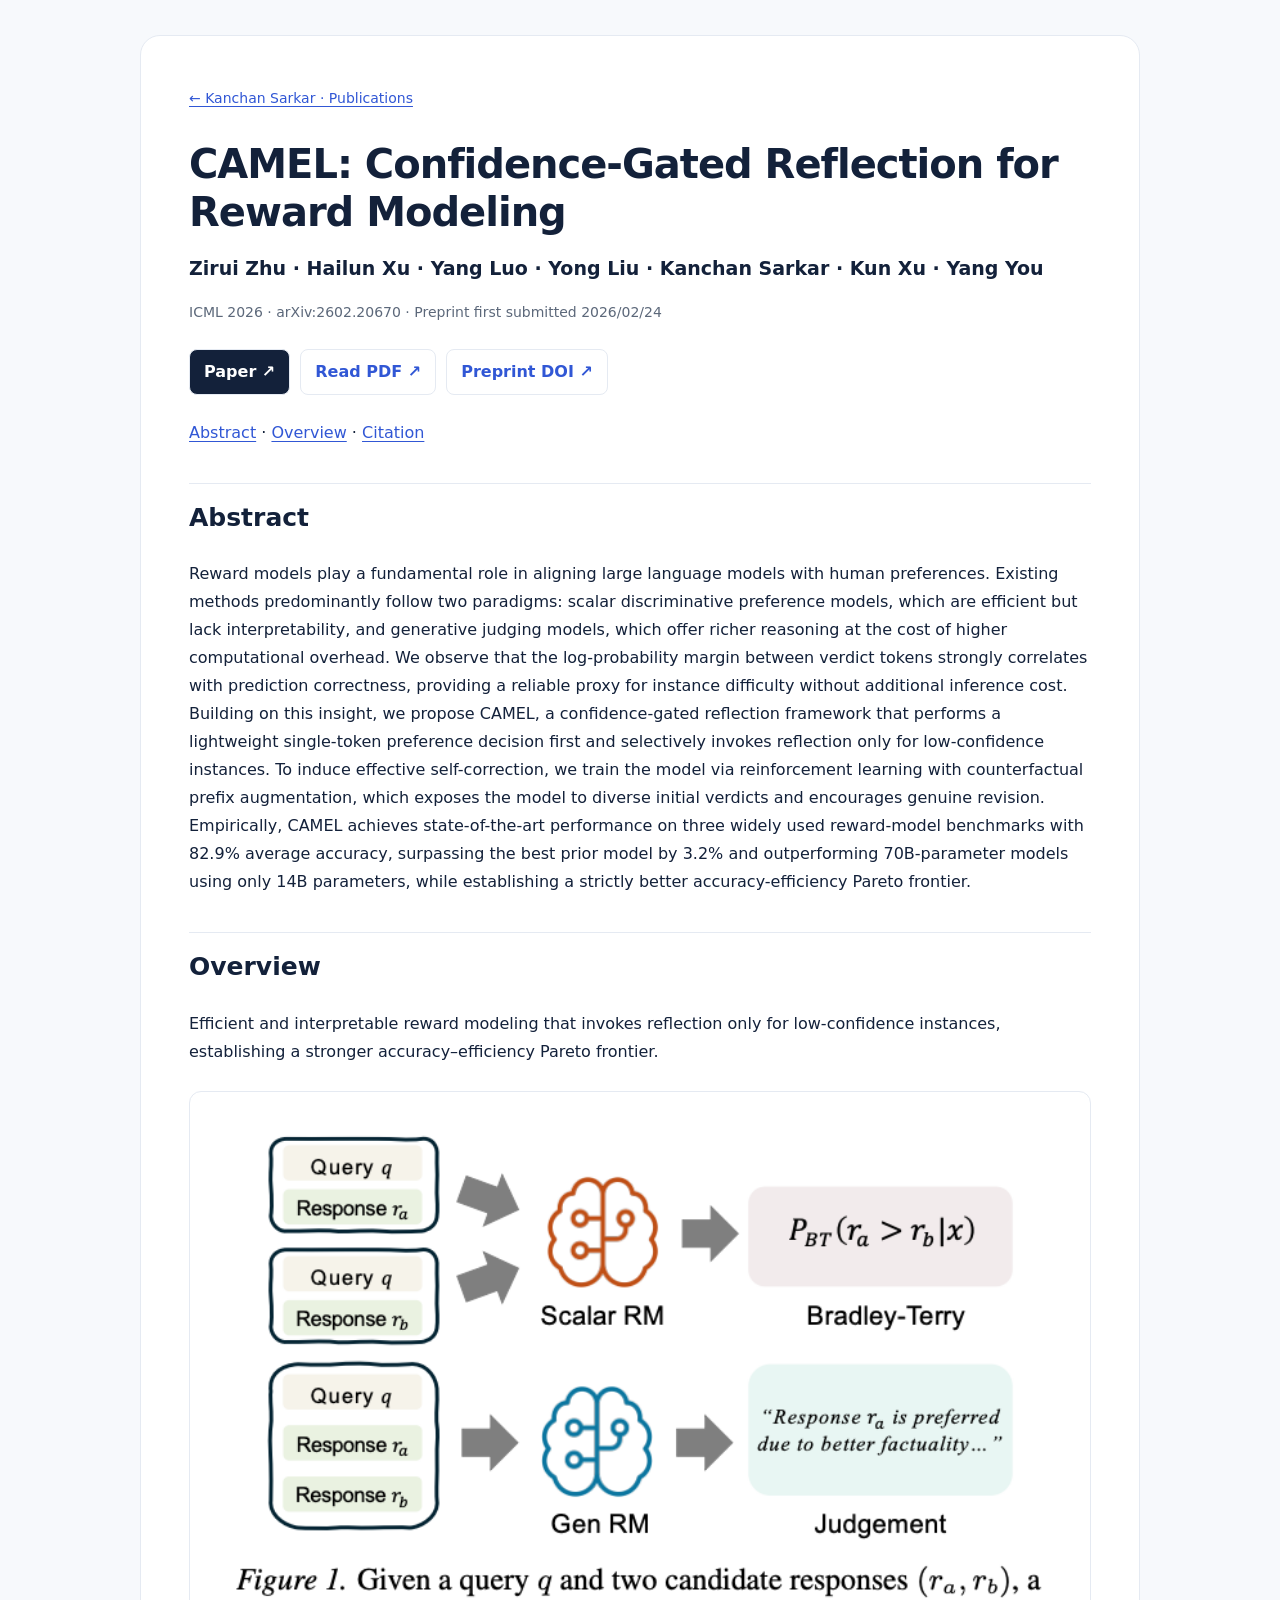
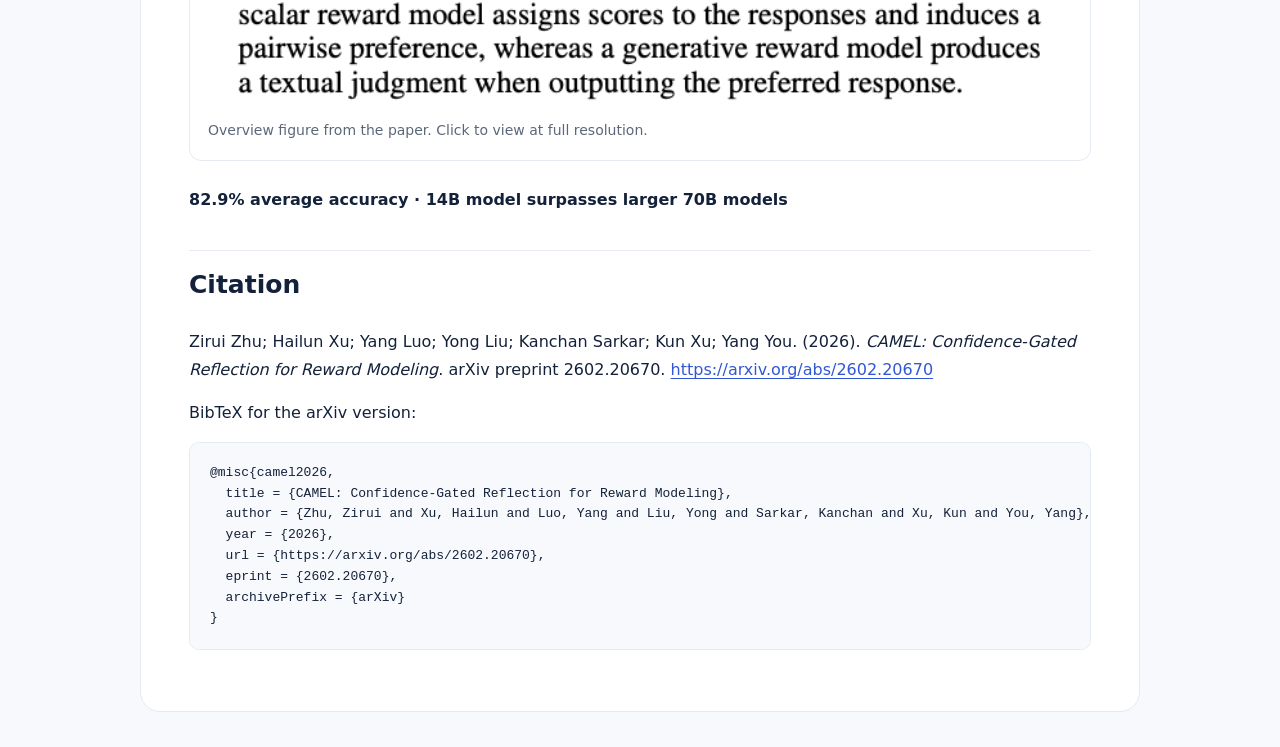
<file: files/camel.html>
<!doctype html><html lang="en"><head><meta charset="utf-8"><meta name="viewport" content="width=device-width,initial-scale=1"><title>CAMEL: Confidence-Gated Reflection for Reward Modeling</title><meta name="description" content="Efficient and interpretable reward modeling that invokes reflection only for low-confidence instances, establishing a stronger accuracy–efficiency Pareto frontier."><link rel="canonical" href="https://kanchaniit.github.io/files/camel.html"><meta name="robots" content="index,follow"><meta name="citation_title" content="CAMEL: Confidence-Gated Reflection for Reward Modeling"><meta name="citation_author" content="Zirui Zhu"><meta name="citation_author" content="Hailun Xu"><meta name="citation_author" content="Yang Luo"><meta name="citation_author" content="Yong Liu"><meta name="citation_author" content="Kanchan Sarkar"><meta name="citation_author" content="Kun Xu"><meta name="citation_author" content="Yang You"><meta name="citation_doi" content="10.48550/arXiv.2602.20670"><meta name="citation_publication_date" content="2026/02/24"><meta name="citation_pdf_url" content="https://arxiv.org/pdf/2602.20670"><meta property="og:title" content="CAMEL: Confidence-Gated Reflection for Reward Modeling"><meta property="og:type" content="article"><meta property="og:url" content="https://kanchaniit.github.io/files/camel.html"><meta property="og:image" content="https://kanchaniit.github.io/images/camel.png"><script type="application/ld+json">{"@context": "https://schema.org", "@type": "ScholarlyArticle", "name": "CAMEL: Confidence-Gated Reflection for Reward Modeling", "author": [{"@type": "Person", "name": "Zirui Zhu"}, {"@type": "Person", "name": "Hailun Xu"}, {"@type": "Person", "name": "Yang Luo"}, {"@type": "Person", "name": "Yong Liu"}, {"@type": "Person", "name": "Kanchan Sarkar"}, {"@type": "Person", "name": "Kun Xu"}, {"@type": "Person", "name": "Yang You"}], "datePublished": "2026-02-24", "url": "https://kanchaniit.github.io/files/camel.html", "abstract": "Reward models play a fundamental role in aligning large language models with human preferences. Existing methods predominantly follow two paradigms: scalar discriminative preference models, which are efficient but lack interpretability, and generative judging models, which offer richer reasoning at the cost of higher computational overhead. We observe that the log-probability margin between verdict tokens strongly correlates with prediction correctness, providing a reliable proxy for instance difficulty without additional inference cost. Building on this insight, we propose CAMEL, a confidence-gated reflection framework that performs a lightweight single-token preference decision first and selectively invokes reflection only for low-confidence instances. To induce effective self-correction, we train the model via reinforcement learning with counterfactual prefix augmentation, which exposes the model to diverse initial verdicts and encourages genuine revision. Empirically, CAMEL achieves state-of-the-art performance on three widely used reward-model benchmarks with 82.9% average accuracy, surpassing the best prior model by 3.2% and outperforming 70B-parameter models using only 14B parameters, while establishing a strictly better accuracy-efficiency Pareto frontier.", "encoding": {"@type": "MediaObject", "contentUrl": "https://arxiv.org/pdf/2602.20670", "encodingFormat": "application/pdf"}}</script><style>
:root{--ink:#13213a;--muted:#5c687a;--blue:#3157d5;--line:#e5eaf2}*{box-sizing:border-box}html{scroll-behavior:smooth}body{margin:0;font-family:Inter,system-ui,sans-serif;line-height:1.75;color:var(--ink);background:#f7f9fc}main{max-width:1000px;margin:35px auto;background:#fff;border:1px solid var(--line);border-radius:20px;padding:48px}a{color:var(--blue);text-underline-offset:3px}.back{font-size:14px}h1{font-size:40px;line-height:1.2;letter-spacing:-.025em;margin:28px 0 16px}.authors{font-size:19px;font-weight:650}.affiliations,.date{color:var(--muted);font-size:14px}.actions{display:flex;gap:10px;flex-wrap:wrap;margin:24px 0}.actions a{padding:8px 14px;border:1px solid var(--line);border-radius:8px;text-decoration:none;font-weight:650}.actions a:first-child{background:var(--ink);color:white}h2{font-size:25px;margin-top:36px;padding-top:12px;border-top:1px solid var(--line)}p{margin:15px 0}figure{margin:25px 0;border:1px solid var(--line);border-radius:12px;padding:18px}figure img{width:100%;height:auto}figcaption{color:var(--muted);font-size:14px}.results{display:grid;grid-template-columns:repeat(3,1fr);gap:12px}.result{padding:18px;background:#edf2ff;border-radius:10px}.result strong{display:block;font-size:25px}.result span{font-size:14px}pre{padding:20px;background:#f7f9fc;border:1px solid var(--line);border-radius:10px;overflow-x:auto;font-size:13px;line-height:1.6}@media(max-width:650px){main{margin:0;border:0;border-radius:0;padding:25px 20px}h1{font-size:30px}.results{grid-template-columns:1fr}}
</style></head><body><main><a class="back" href="../index.html#publications">← Kanchan Sarkar · Publications</a><header><h1>CAMEL: Confidence-Gated Reflection for Reward Modeling</h1><div class="authors">Zirui Zhu · Hailun Xu · Yang Luo · Yong Liu · Kanchan Sarkar · Kun Xu · Yang You</div><p class="date">ICML 2026 · arXiv:2602.20670 · Preprint first submitted 2026/02/24</p></header><div class="actions"><a href="https://arxiv.org/abs/2602.20670" target="_blank">Paper ↗</a><a href="https://arxiv.org/pdf/2602.20670">Read PDF ↗</a><a href="https://doi.org/10.48550/arXiv.2602.20670">Preprint DOI ↗</a></div><nav aria-label="Page contents"><a href="#abstract">Abstract</a> · <a href="#overview">Overview</a> · <a href="#citation">Citation</a></nav><h2 id="abstract">Abstract</h2><p>Reward models play a fundamental role in aligning large language models with human preferences. Existing methods predominantly follow two paradigms: scalar discriminative preference models, which are efficient but lack interpretability, and generative judging models, which offer richer reasoning at the cost of higher computational overhead. We observe that the log-probability margin between verdict tokens strongly correlates with prediction correctness, providing a reliable proxy for instance difficulty without additional inference cost. Building on this insight, we propose CAMEL, a confidence-gated reflection framework that performs a lightweight single-token preference decision first and selectively invokes reflection only for low-confidence instances. To induce effective self-correction, we train the model via reinforcement learning with counterfactual prefix augmentation, which exposes the model to diverse initial verdicts and encourages genuine revision. Empirically, CAMEL achieves state-of-the-art performance on three widely used reward-model benchmarks with 82.9% average accuracy, surpassing the best prior model by 3.2% and outperforming 70B-parameter models using only 14B parameters, while establishing a strictly better accuracy-efficiency Pareto frontier.</p><h2 id="overview">Overview</h2><p>Efficient and interpretable reward modeling that invokes reflection only for low-confidence instances, establishing a stronger accuracy–efficiency Pareto frontier.</p><figure><a href="../images/camel.png"><img src="../images/camel.png" alt="CAMEL: Confidence-Gated Reflection for Reward Modeling — overview figure" loading="lazy"></a><figcaption>Overview figure from the paper. Click to view at full resolution.</figcaption></figure><p><strong>82.9% average accuracy · 14B model surpasses larger 70B models</strong></p><h2 id="citation">Citation</h2><p>Zirui Zhu; Hailun Xu; Yang Luo; Yong Liu; Kanchan Sarkar; Kun Xu; Yang You. (2026). <em>CAMEL: Confidence-Gated Reflection for Reward Modeling</em>. arXiv preprint 2602.20670. <a href="https://arxiv.org/abs/2602.20670">https://arxiv.org/abs/2602.20670</a></p><p>BibTeX for the arXiv version:</p><pre><code>@misc{camel2026,
  title = {CAMEL: Confidence-Gated Reflection for Reward Modeling},
  author = {Zhu, Zirui and Xu, Hailun and Luo, Yang and Liu, Yong and Sarkar, Kanchan and Xu, Kun and You, Yang},
  year = {2026},
  url = {https://arxiv.org/abs/2602.20670},
  eprint = {2602.20670},
  archivePrefix = {arXiv}
}</code></pre></main></body></html>
</file>
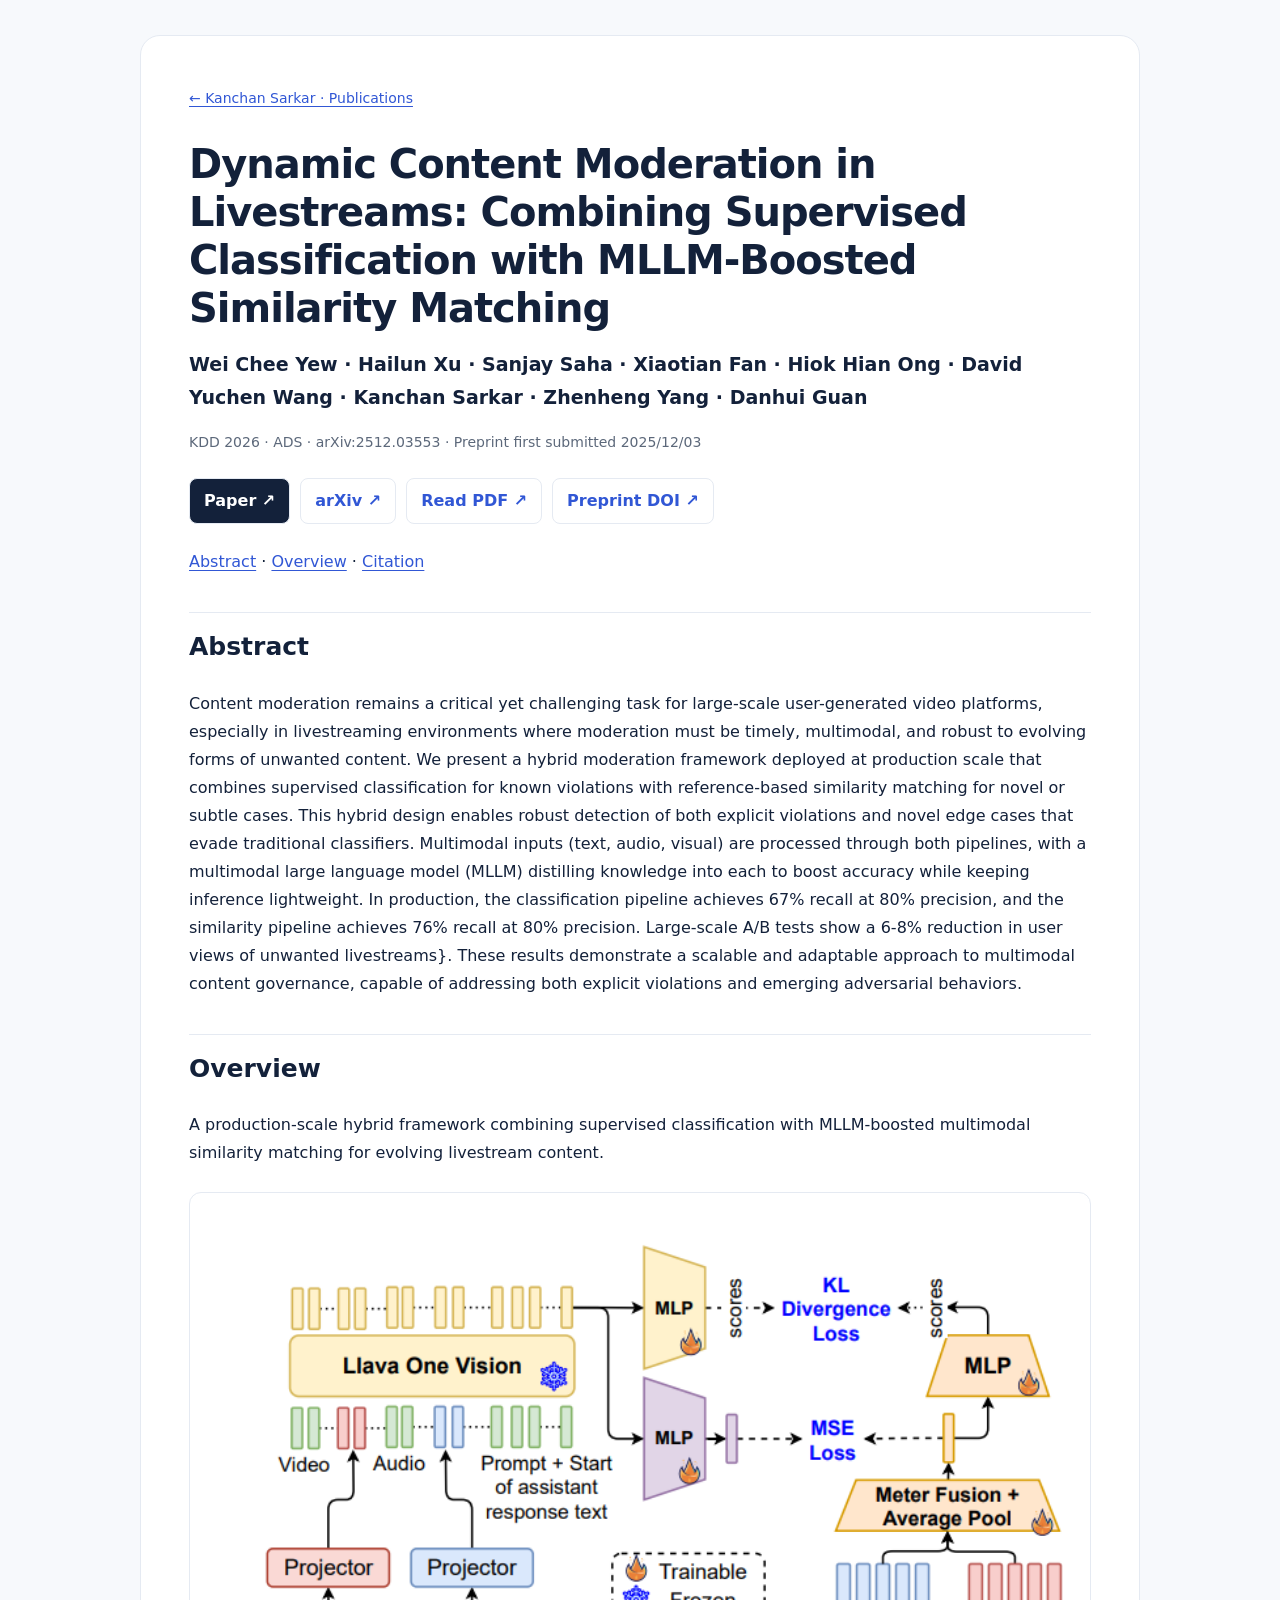
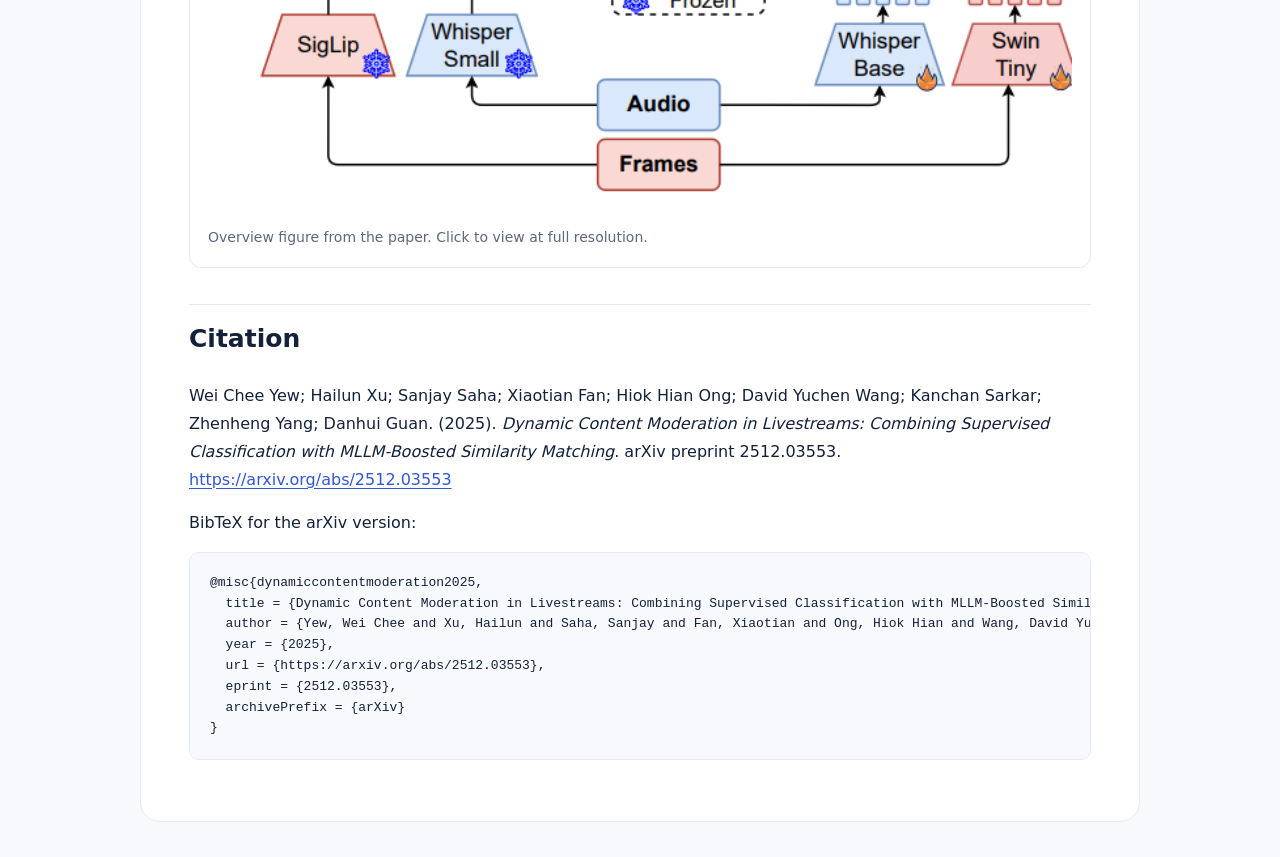
<file: files/dynamic-content-moderation.html>
<!doctype html><html lang="en"><head><meta charset="utf-8"><meta name="viewport" content="width=device-width,initial-scale=1"><title>Dynamic Content Moderation in Livestreams: Combining Supervised Classification with MLLM-Boosted Similarity Matching</title><meta name="description" content="A production-scale hybrid framework combining supervised classification with MLLM-boosted multimodal similarity matching for evolving livestream content."><link rel="canonical" href="https://kanchaniit.github.io/files/dynamic-content-moderation.html"><meta name="robots" content="index,follow"><meta name="citation_title" content="Dynamic Content Moderation in Livestreams: Combining Supervised Classification with MLLM-Boosted Similarity Matching"><meta name="citation_author" content="Wei Chee Yew"><meta name="citation_author" content="Hailun Xu"><meta name="citation_author" content="Sanjay Saha"><meta name="citation_author" content="Xiaotian Fan"><meta name="citation_author" content="Hiok Hian Ong"><meta name="citation_author" content="David Yuchen Wang"><meta name="citation_author" content="Kanchan Sarkar"><meta name="citation_author" content="Zhenheng Yang"><meta name="citation_author" content="Danhui Guan"><meta name="citation_doi" content="10.48550/arXiv.2512.03553"><meta name="citation_publication_date" content="2025/12/03"><meta name="citation_pdf_url" content="https://arxiv.org/pdf/2512.03553"><meta property="og:title" content="Dynamic Content Moderation in Livestreams: Combining Supervised Classification with MLLM-Boosted Similarity Matching"><meta property="og:type" content="article"><meta property="og:url" content="https://kanchaniit.github.io/files/dynamic-content-moderation.html"><meta property="og:image" content="https://kanchaniit.github.io/images/live.png"><script type="application/ld+json">{"@context": "https://schema.org", "@type": "ScholarlyArticle", "name": "Dynamic Content Moderation in Livestreams: Combining Supervised Classification with MLLM-Boosted Similarity Matching", "author": [{"@type": "Person", "name": "Wei Chee Yew"}, {"@type": "Person", "name": "Hailun Xu"}, {"@type": "Person", "name": "Sanjay Saha"}, {"@type": "Person", "name": "Xiaotian Fan"}, {"@type": "Person", "name": "Hiok Hian Ong"}, {"@type": "Person", "name": "David Yuchen Wang"}, {"@type": "Person", "name": "Kanchan Sarkar"}, {"@type": "Person", "name": "Zhenheng Yang"}, {"@type": "Person", "name": "Danhui Guan"}], "datePublished": "2025-12-03", "url": "https://kanchaniit.github.io/files/dynamic-content-moderation.html", "abstract": "Content moderation remains a critical yet challenging task for large-scale user-generated video platforms, especially in livestreaming environments where moderation must be timely, multimodal, and robust to evolving forms of unwanted content. We present a hybrid moderation framework deployed at production scale that combines supervised classification for known violations with reference-based similarity matching for novel or subtle cases. This hybrid design enables robust detection of both explicit violations and novel edge cases that evade traditional classifiers. Multimodal inputs (text, audio, visual) are processed through both pipelines, with a multimodal large language model (MLLM) distilling knowledge into each to boost accuracy while keeping inference lightweight. In production, the classification pipeline achieves 67% recall at 80% precision, and the similarity pipeline achieves 76% recall at 80% precision. Large-scale A/B tests show a 6-8% reduction in user views of unwanted livestreams}. These results demonstrate a scalable and adaptable approach to multimodal content governance, capable of addressing both explicit violations and emerging adversarial behaviors.", "encoding": {"@type": "MediaObject", "contentUrl": "https://arxiv.org/pdf/2512.03553", "encodingFormat": "application/pdf"}}</script><style>
:root{--ink:#13213a;--muted:#5c687a;--blue:#3157d5;--line:#e5eaf2}*{box-sizing:border-box}html{scroll-behavior:smooth}body{margin:0;font-family:Inter,system-ui,sans-serif;line-height:1.75;color:var(--ink);background:#f7f9fc}main{max-width:1000px;margin:35px auto;background:#fff;border:1px solid var(--line);border-radius:20px;padding:48px}a{color:var(--blue);text-underline-offset:3px}.back{font-size:14px}h1{font-size:40px;line-height:1.2;letter-spacing:-.025em;margin:28px 0 16px}.authors{font-size:19px;font-weight:650}.affiliations,.date{color:var(--muted);font-size:14px}.actions{display:flex;gap:10px;flex-wrap:wrap;margin:24px 0}.actions a{padding:8px 14px;border:1px solid var(--line);border-radius:8px;text-decoration:none;font-weight:650}.actions a:first-child{background:var(--ink);color:white}h2{font-size:25px;margin-top:36px;padding-top:12px;border-top:1px solid var(--line)}p{margin:15px 0}figure{margin:25px 0;border:1px solid var(--line);border-radius:12px;padding:18px}figure img{width:100%;height:auto}figcaption{color:var(--muted);font-size:14px}.results{display:grid;grid-template-columns:repeat(3,1fr);gap:12px}.result{padding:18px;background:#edf2ff;border-radius:10px}.result strong{display:block;font-size:25px}.result span{font-size:14px}pre{padding:20px;background:#f7f9fc;border:1px solid var(--line);border-radius:10px;overflow-x:auto;font-size:13px;line-height:1.6}@media(max-width:650px){main{margin:0;border:0;border-radius:0;padding:25px 20px}h1{font-size:30px}.results{grid-template-columns:1fr}}
</style></head><body><main><a class="back" href="../index.html#publications">← Kanchan Sarkar · Publications</a><header><h1>Dynamic Content Moderation in Livestreams: Combining Supervised Classification with MLLM-Boosted Similarity Matching</h1><div class="authors">Wei Chee Yew · Hailun Xu · Sanjay Saha · Xiaotian Fan · Hiok Hian Ong · David Yuchen Wang · Kanchan Sarkar · Zhenheng Yang · Danhui Guan</div><p class="date">KDD 2026 · ADS · arXiv:2512.03553 · Preprint first submitted 2025/12/03</p></header><div class="actions"><a href="https://openreview.net/pdf?id=tM5adxpB4p" target="_blank">Paper ↗</a><a href="https://arxiv.org/abs/2512.03553" target="_blank" rel="noopener noreferrer">arXiv ↗</a><a href="https://arxiv.org/pdf/2512.03553">Read PDF ↗</a><a href="https://doi.org/10.48550/arXiv.2512.03553">Preprint DOI ↗</a></div><nav aria-label="Page contents"><a href="#abstract">Abstract</a> · <a href="#overview">Overview</a> · <a href="#citation">Citation</a></nav><h2 id="abstract">Abstract</h2><p>Content moderation remains a critical yet challenging task for large-scale user-generated video platforms, especially in livestreaming environments where moderation must be timely, multimodal, and robust to evolving forms of unwanted content. We present a hybrid moderation framework deployed at production scale that combines supervised classification for known violations with reference-based similarity matching for novel or subtle cases. This hybrid design enables robust detection of both explicit violations and novel edge cases that evade traditional classifiers. Multimodal inputs (text, audio, visual) are processed through both pipelines, with a multimodal large language model (MLLM) distilling knowledge into each to boost accuracy while keeping inference lightweight. In production, the classification pipeline achieves 67% recall at 80% precision, and the similarity pipeline achieves 76% recall at 80% precision. Large-scale A/B tests show a 6-8% reduction in user views of unwanted livestreams}. These results demonstrate a scalable and adaptable approach to multimodal content governance, capable of addressing both explicit violations and emerging adversarial behaviors.</p><h2 id="overview">Overview</h2><p>A production-scale hybrid framework combining supervised classification with MLLM-boosted multimodal similarity matching for evolving livestream content.</p><figure><a href="../images/live.png"><img src="../images/live.png" alt="Dynamic Content Moderation in Livestreams: Combining Supervised Classification with MLLM-Boosted Similarity Matching — overview figure" loading="lazy"></a><figcaption>Overview figure from the paper. Click to view at full resolution.</figcaption></figure><h2 id="citation">Citation</h2><p>Wei Chee Yew; Hailun Xu; Sanjay Saha; Xiaotian Fan; Hiok Hian Ong; David Yuchen Wang; Kanchan Sarkar; Zhenheng Yang; Danhui Guan. (2025). <em>Dynamic Content Moderation in Livestreams: Combining Supervised Classification with MLLM-Boosted Similarity Matching</em>. arXiv preprint 2512.03553. <a href="https://arxiv.org/abs/2512.03553">https://arxiv.org/abs/2512.03553</a></p><p>BibTeX for the arXiv version:</p><pre><code>@misc{dynamiccontentmoderation2025,
  title = {Dynamic Content Moderation in Livestreams: Combining Supervised Classification with MLLM-Boosted Similarity Matching},
  author = {Yew, Wei Chee and Xu, Hailun and Saha, Sanjay and Fan, Xiaotian and Ong, Hiok Hian and Wang, David Yuchen and Sarkar, Kanchan and Yang, Zhenheng and Guan, Danhui},
  year = {2025},
  url = {https://arxiv.org/abs/2512.03553},
  eprint = {2512.03553},
  archivePrefix = {arXiv}
}</code></pre></main></body></html>
</file>
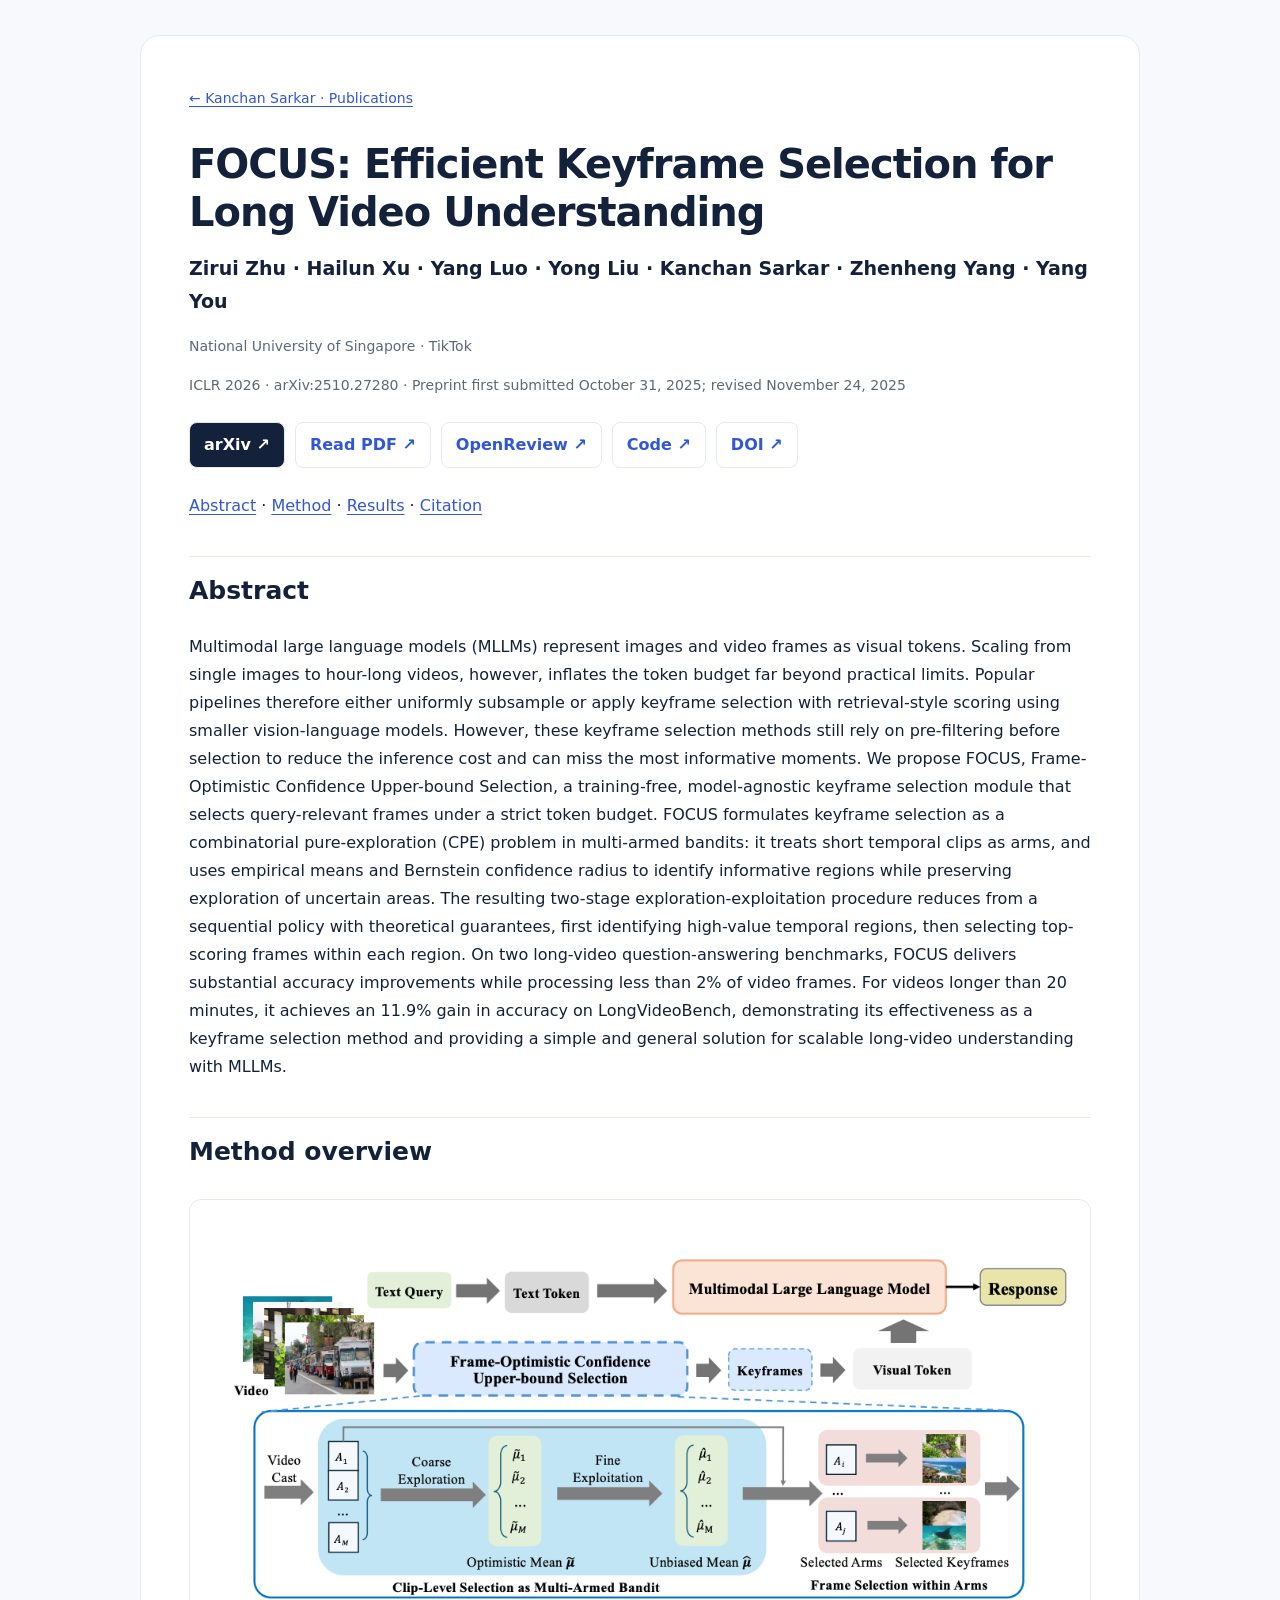
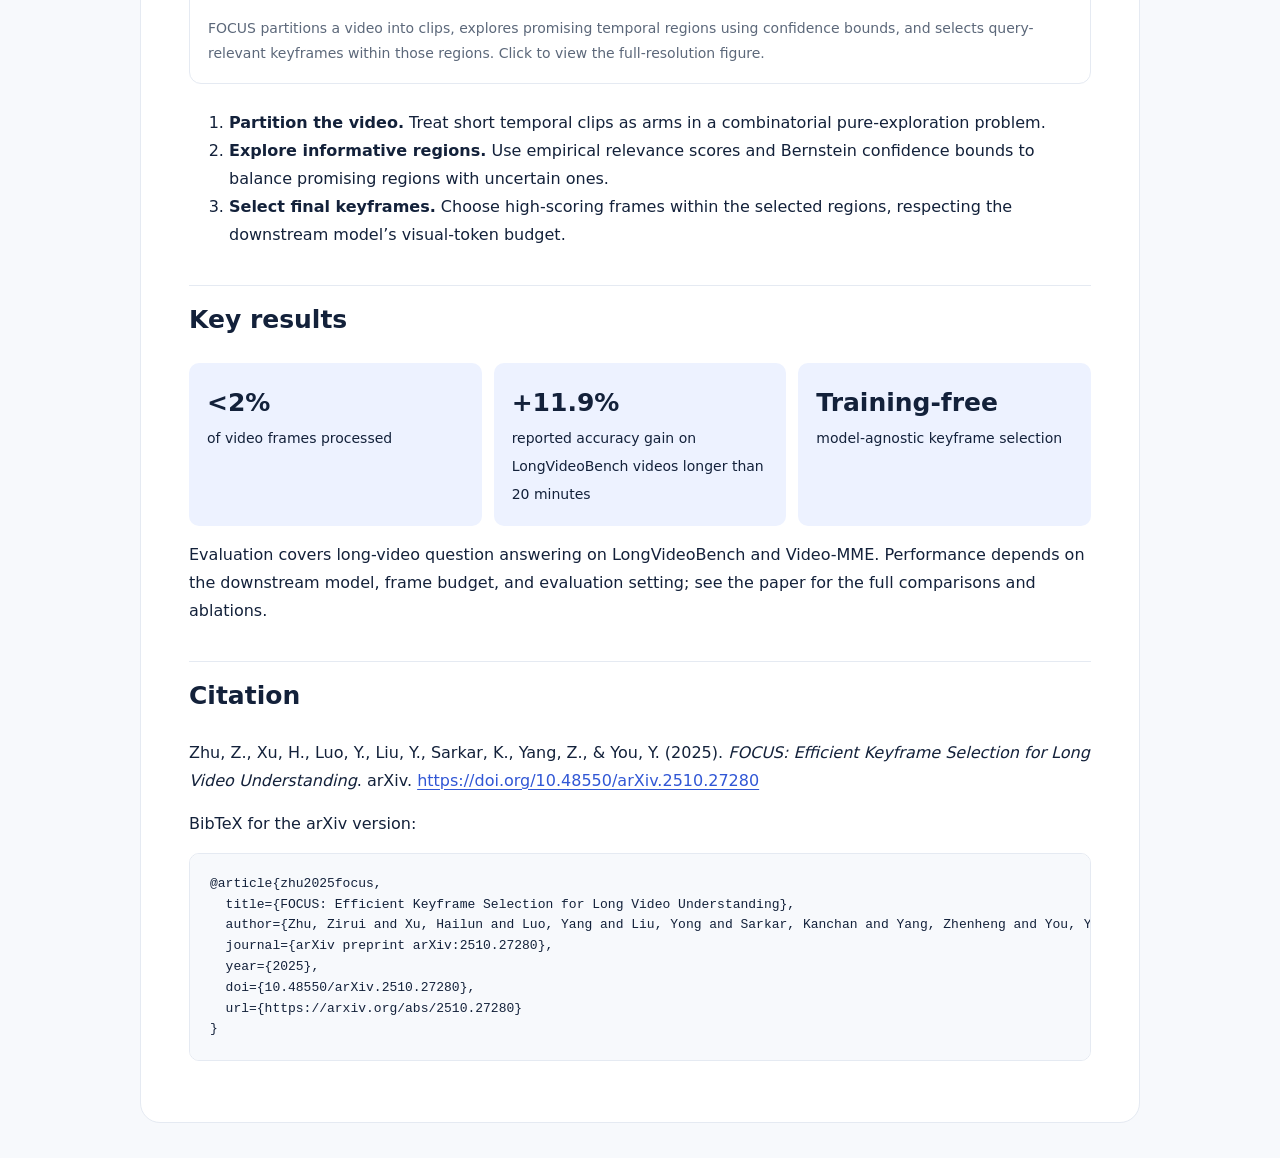
<file: files/focus.html>
<!doctype html><html lang="en"><head><meta charset="utf-8"><meta name="viewport" content="width=device-width,initial-scale=1">
<title>FOCUS: Efficient Keyframe Selection for Long Video Understanding</title><meta name="description" content="Training-free, query-aware keyframe selection for long-video understanding under a strict visual-token budget.">
<link rel="canonical" href="https://kanchaniit.github.io/files/focus.html"><meta name="robots" content="index,follow">
<meta name="citation_title" content="FOCUS: Efficient Keyframe Selection for Long Video Understanding"><meta name="citation_author" content="Zirui Zhu">
<meta name="citation_author" content="Hailun Xu">
<meta name="citation_author" content="Yang Luo">
<meta name="citation_author" content="Yong Liu">
<meta name="citation_author" content="Kanchan Sarkar">
<meta name="citation_author" content="Zhenheng Yang">
<meta name="citation_author" content="Yang You">
<meta name="citation_publication_date" content="2025/10/31"><meta name="citation_online_date" content="2025/10/31">
<meta name="citation_doi" content="10.48550/arXiv.2510.27280"><meta name="citation_pdf_url" content="https://kanchaniit.github.io/files/FOCUS.pdf">
<meta property="og:title" content="FOCUS: Efficient Keyframe Selection for Long Video Understanding"><meta property="og:type" content="article"><meta property="og:url" content="https://kanchaniit.github.io/files/focus.html"><meta property="og:image" content="https://kanchaniit.github.io/images/focus.png">
<script type="application/ld+json">{"@context": "https://schema.org", "@type": "ScholarlyArticle", "name": "FOCUS: Efficient Keyframe Selection for Long Video Understanding", "headline": "FOCUS: Efficient Keyframe Selection for Long Video Understanding", "author": [{"@type": "Person", "name": "Zirui Zhu"}, {"@type": "Person", "name": "Hailun Xu"}, {"@type": "Person", "name": "Yang Luo"}, {"@type": "Person", "name": "Yong Liu"}, {"@type": "Person", "name": "Kanchan Sarkar"}, {"@type": "Person", "name": "Zhenheng Yang"}, {"@type": "Person", "name": "Yang You"}], "datePublished": "2025-10-31", "dateModified": "2025-11-24", "identifier": "https://doi.org/10.48550/arXiv.2510.27280", "url": "https://kanchaniit.github.io/files/focus.html", "abstract": "Multimodal large language models (MLLMs) represent images and video frames as visual tokens. Scaling from single images to hour-long videos, however, inflates the token budget far beyond practical limits. Popular pipelines therefore either uniformly subsample or apply keyframe selection with retrieval-style scoring using smaller vision-language models. However, these keyframe selection methods still rely on pre-filtering before selection to reduce the inference cost and can miss the most informative moments. We propose FOCUS, Frame-Optimistic Confidence Upper-bound Selection, a training-free, model-agnostic keyframe selection module that selects query-relevant frames under a strict token budget. FOCUS formulates keyframe selection as a combinatorial pure-exploration (CPE) problem in multi-armed bandits: it treats short temporal clips as arms, and uses empirical means and Bernstein confidence radius to identify informative regions while preserving exploration of uncertain areas. The resulting two-stage exploration-exploitation procedure reduces from a sequential policy with theoretical guarantees, first identifying high-value temporal regions, then selecting top-scoring frames within each region. On two long-video question-answering benchmarks, FOCUS delivers substantial accuracy improvements while processing less than 2% of video frames. For videos longer than 20 minutes, it achieves an 11.9% gain in accuracy on LongVideoBench, demonstrating its effectiveness as a keyframe selection method and providing a simple and general solution for scalable long-video understanding with MLLMs.", "encoding": {"@type": "MediaObject", "contentUrl": "https://kanchaniit.github.io/files/FOCUS.pdf", "encodingFormat": "application/pdf"}}</script>
<style>
:root{--ink:#13213a;--muted:#5c687a;--blue:#3157d5;--line:#e5eaf2}*{box-sizing:border-box}html{scroll-behavior:smooth}body{margin:0;font-family:Inter,system-ui,sans-serif;line-height:1.75;color:var(--ink);background:#f7f9fc}main{max-width:1000px;margin:35px auto;background:#fff;border:1px solid var(--line);border-radius:20px;padding:48px}a{color:var(--blue);text-underline-offset:3px}.back{font-size:14px}h1{font-size:40px;line-height:1.2;letter-spacing:-.025em;margin:28px 0 16px}.authors{font-size:19px;font-weight:650}.affiliations,.date{color:var(--muted);font-size:14px}.actions{display:flex;gap:10px;flex-wrap:wrap;margin:24px 0}.actions a{padding:8px 14px;border:1px solid var(--line);border-radius:8px;text-decoration:none;font-weight:650}.actions a:first-child{background:var(--ink);color:white}h2{font-size:25px;margin-top:36px;padding-top:12px;border-top:1px solid var(--line)}p{margin:15px 0}figure{margin:25px 0;border:1px solid var(--line);border-radius:12px;padding:18px}figure img{width:100%;height:auto}figcaption{color:var(--muted);font-size:14px}.results{display:grid;grid-template-columns:repeat(3,1fr);gap:12px}.result{padding:18px;background:#edf2ff;border-radius:10px}.result strong{display:block;font-size:25px}.result span{font-size:14px}pre{padding:20px;background:#f7f9fc;border:1px solid var(--line);border-radius:10px;overflow-x:auto;font-size:13px;line-height:1.6}@media(max-width:650px){main{margin:0;border:0;border-radius:0;padding:25px 20px}h1{font-size:30px}.results{grid-template-columns:1fr}}
</style></head><body><main><a class="back" href="../index.html#publications">← Kanchan Sarkar · Publications</a>
<header><h1>FOCUS: Efficient Keyframe Selection for Long Video Understanding</h1><div class="authors">Zirui Zhu · Hailun Xu · Yang Luo · Yong Liu · Kanchan Sarkar · Zhenheng Yang · Yang You</div><p class="affiliations">National University of Singapore · TikTok</p><p class="date">ICLR 2026 · arXiv:2510.27280 · Preprint first submitted October 31, 2025; revised November 24, 2025</p></header>
<div class="actions"><a href="https://arxiv.org/abs/2510.27280">arXiv ↗</a><a href="FOCUS.pdf">Read PDF ↗</a><a href="https://openreview.net/forum?id=1OQKqLFcbB">OpenReview ↗</a><a href="https://github.com/NUS-HPC-AI-Lab/FOCUS">Code ↗</a><a href="https://doi.org/10.48550/arXiv.2510.27280">DOI ↗</a></div>
<nav aria-label="Page contents"><a href="#abstract">Abstract</a> · <a href="#method">Method</a> · <a href="#results">Results</a> · <a href="#citation">Citation</a></nav>
<h2 id="abstract">Abstract</h2><p>Multimodal large language models (MLLMs) represent images and video frames as visual tokens. Scaling from single images to hour-long videos, however, inflates the token budget far beyond practical limits. Popular pipelines therefore either uniformly subsample or apply keyframe selection with retrieval-style scoring using smaller vision-language models. However, these keyframe selection methods still rely on pre-filtering before selection to reduce the inference cost and can miss the most informative moments. We propose FOCUS, Frame-Optimistic Confidence Upper-bound Selection, a training-free, model-agnostic keyframe selection module that selects query-relevant frames under a strict token budget. FOCUS formulates keyframe selection as a combinatorial pure-exploration (CPE) problem in multi-armed bandits: it treats short temporal clips as arms, and uses empirical means and Bernstein confidence radius to identify informative regions while preserving exploration of uncertain areas. The resulting two-stage exploration-exploitation procedure reduces from a sequential policy with theoretical guarantees, first identifying high-value temporal regions, then selecting top-scoring frames within each region. On two long-video question-answering benchmarks, FOCUS delivers substantial accuracy improvements while processing less than 2% of video frames. For videos longer than 20 minutes, it achieves an 11.9% gain in accuracy on LongVideoBench, demonstrating its effectiveness as a keyframe selection method and providing a simple and general solution for scalable long-video understanding with MLLMs.</p>
<h2 id="method">Method overview</h2><figure><a href="../images/focus.png"><img src="../images/focus.png" alt="FOCUS architecture: video clips treated as bandit arms, optimistic selection of promising regions, and final keyframe selection"></a><figcaption>FOCUS partitions a video into clips, explores promising temporal regions using confidence bounds, and selects query-relevant keyframes within those regions. Click to view the full-resolution figure.</figcaption></figure>
<ol><li><strong>Partition the video.</strong> Treat short temporal clips as arms in a combinatorial pure-exploration problem.</li><li><strong>Explore informative regions.</strong> Use empirical relevance scores and Bernstein confidence bounds to balance promising regions with uncertain ones.</li><li><strong>Select final keyframes.</strong> Choose high-scoring frames within the selected regions, respecting the downstream model’s visual-token budget.</li></ol>
<h2 id="results">Key results</h2><div class="results"><div class="result"><strong>&lt;2%</strong><span>of video frames processed</span></div><div class="result"><strong>+11.9%</strong><span>reported accuracy gain on LongVideoBench videos longer than 20 minutes</span></div><div class="result"><strong>Training-free</strong><span>model-agnostic keyframe selection</span></div></div><p>Evaluation covers long-video question answering on LongVideoBench and Video-MME. Performance depends on the downstream model, frame budget, and evaluation setting; see the paper for the full comparisons and ablations.</p>
<h2 id="citation">Citation</h2><p>Zhu, Z., Xu, H., Luo, Y., Liu, Y., Sarkar, K., Yang, Z., &amp; You, Y. (2025). <em>FOCUS: Efficient Keyframe Selection for Long Video Understanding</em>. arXiv. <a href="https://doi.org/10.48550/arXiv.2510.27280">https://doi.org/10.48550/arXiv.2510.27280</a></p><p>BibTeX for the arXiv version:</p><pre><code>@article{zhu2025focus,
  title={FOCUS: Efficient Keyframe Selection for Long Video Understanding},
  author={Zhu, Zirui and Xu, Hailun and Luo, Yang and Liu, Yong and Sarkar, Kanchan and Yang, Zhenheng and You, Yang},
  journal={arXiv preprint arXiv:2510.27280},
  year={2025},
  doi={10.48550/arXiv.2510.27280},
  url={https://arxiv.org/abs/2510.27280}
}</code></pre>
</main></body></html>
</file>
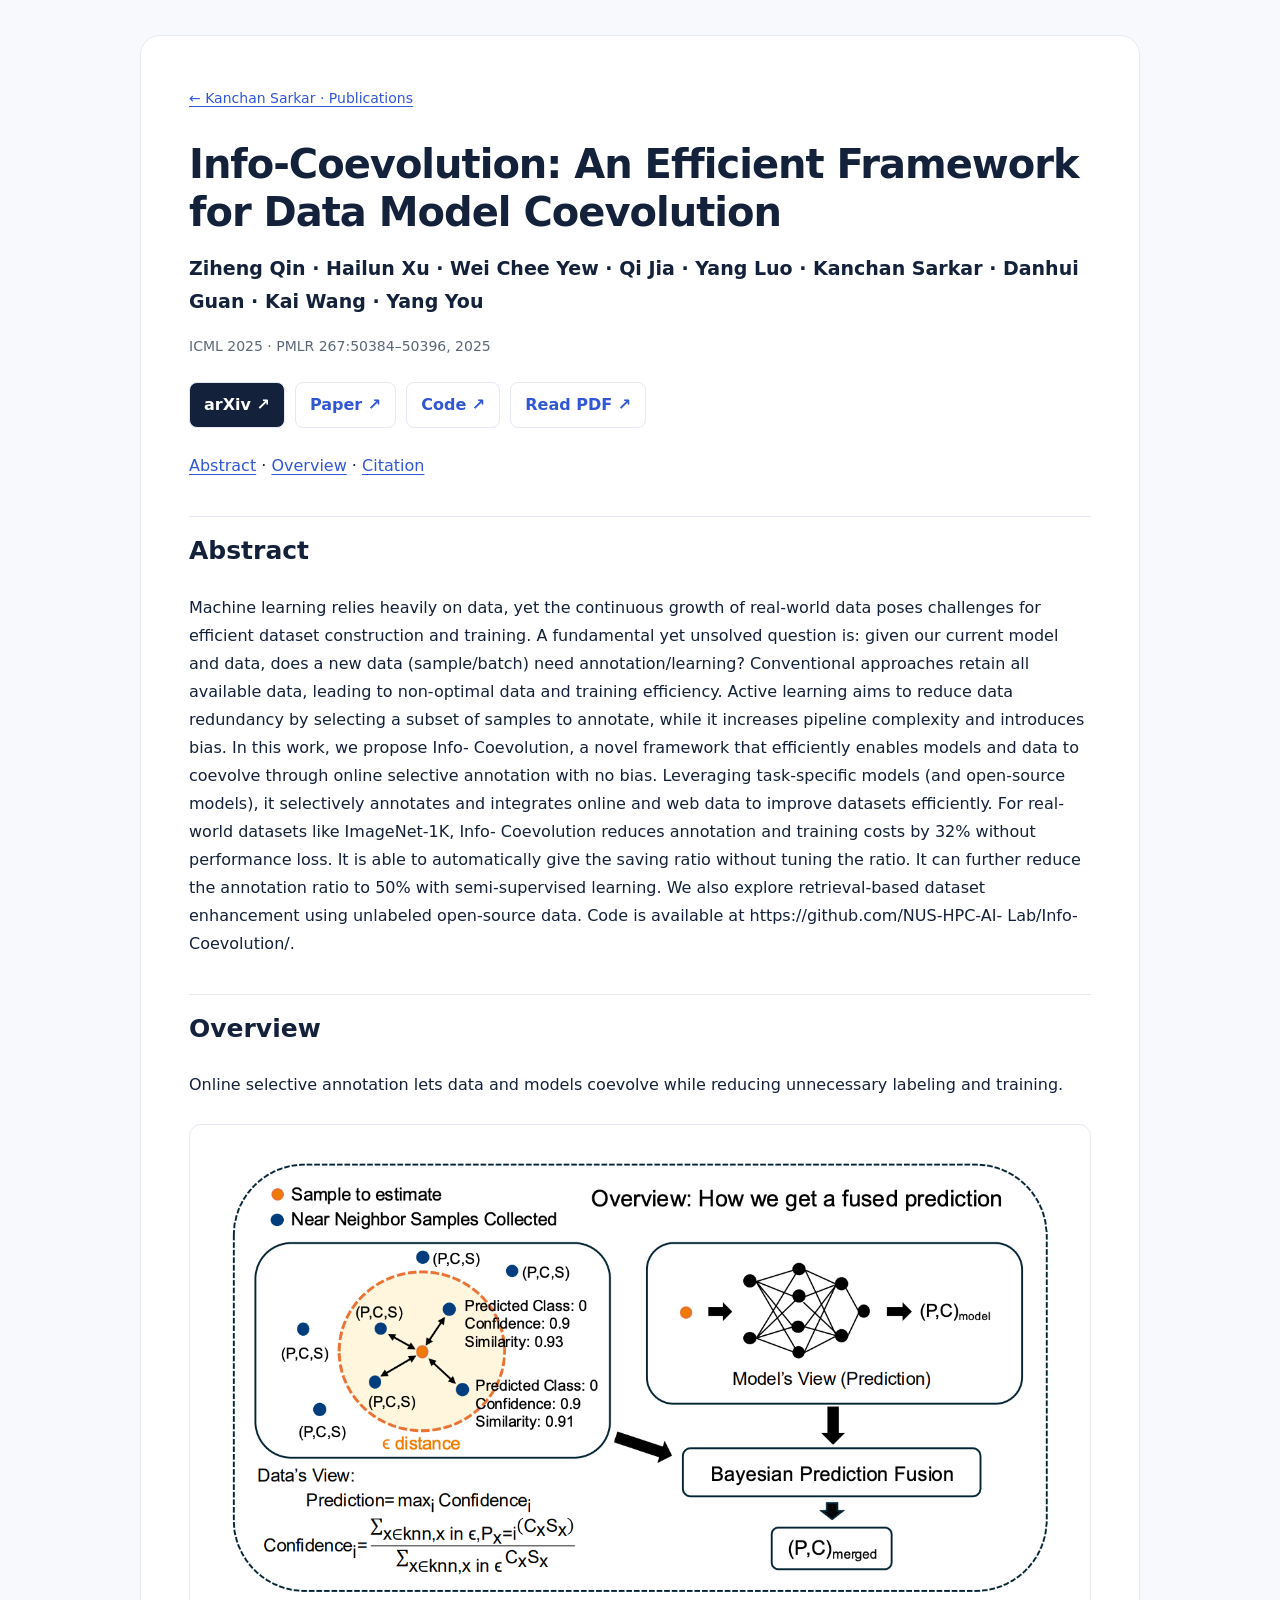
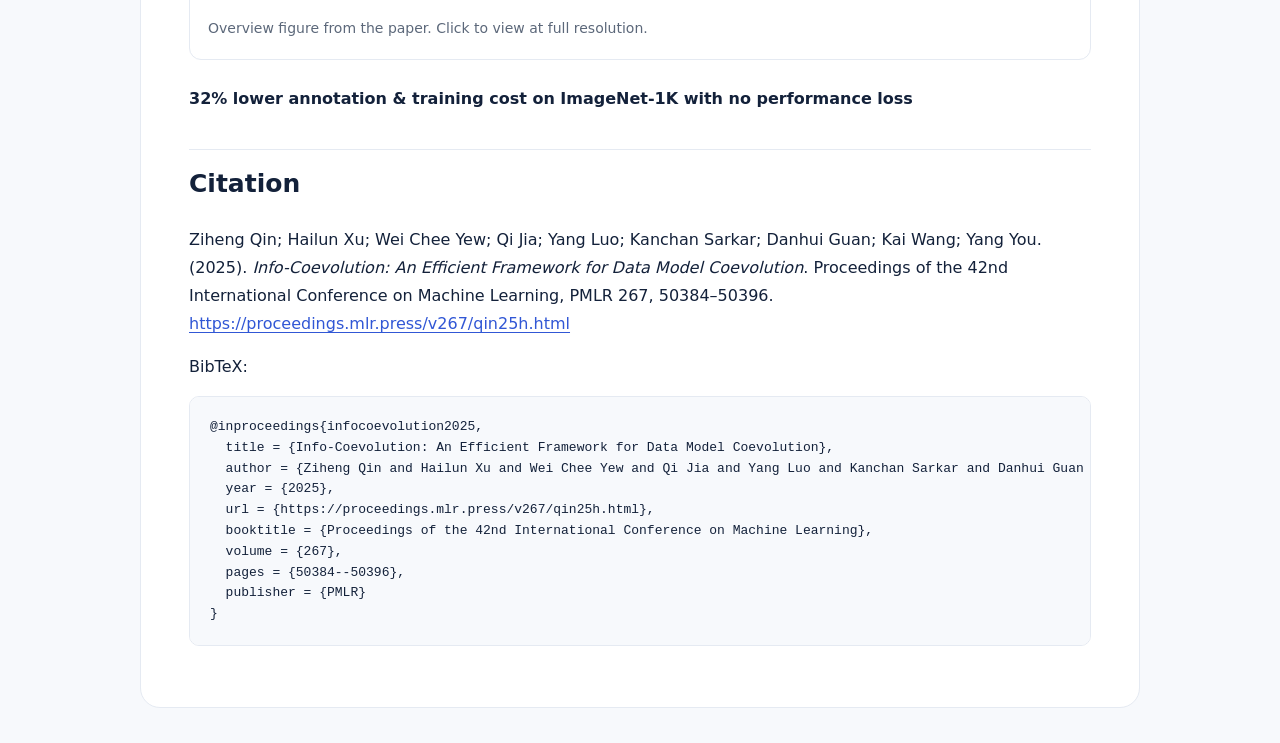
<file: files/info-coevolution.html>
<!doctype html><html lang="en"><head><meta charset="utf-8"><meta name="viewport" content="width=device-width,initial-scale=1"><title>Info-Coevolution: An Efficient Framework for Data Model Coevolution</title><meta name="description" content="Online selective annotation lets data and models coevolve while reducing unnecessary labeling and training."><link rel="canonical" href="https://kanchaniit.github.io/files/info-coevolution.html"><meta name="robots" content="index,follow"><meta name="citation_title" content="Info-Coevolution: An Efficient Framework for Data Model Coevolution"><meta name="citation_author" content="Ziheng Qin"><meta name="citation_author" content="Hailun Xu"><meta name="citation_author" content="Wei Chee Yew"><meta name="citation_author" content="Qi Jia"><meta name="citation_author" content="Yang Luo"><meta name="citation_author" content="Kanchan Sarkar"><meta name="citation_author" content="Danhui Guan"><meta name="citation_author" content="Kai Wang"><meta name="citation_author" content="Yang You"><meta name="citation_publication_date" content="2025"><meta name="citation_pdf_url" content="https://raw.githubusercontent.com/mlresearch/v267/main/assets/qin25h/qin25h.pdf"><meta property="og:title" content="Info-Coevolution: An Efficient Framework for Data Model Coevolution"><meta property="og:type" content="article"><meta property="og:url" content="https://kanchaniit.github.io/files/info-coevolution.html"><meta property="og:image" content="https://kanchaniit.github.io/images/info-coevolution.png"><script type="application/ld+json">{"@context": "https://schema.org", "@type": "ScholarlyArticle", "name": "Info-Coevolution: An Efficient Framework for Data Model Coevolution", "author": [{"@type": "Person", "name": "Ziheng Qin"}, {"@type": "Person", "name": "Hailun Xu"}, {"@type": "Person", "name": "Wei Chee Yew"}, {"@type": "Person", "name": "Qi Jia"}, {"@type": "Person", "name": "Yang Luo"}, {"@type": "Person", "name": "Kanchan Sarkar"}, {"@type": "Person", "name": "Danhui Guan"}, {"@type": "Person", "name": "Kai Wang"}, {"@type": "Person", "name": "Yang You"}], "datePublished": "2025", "url": "https://kanchaniit.github.io/files/info-coevolution.html", "abstract": "Machine learning relies heavily on data, yet the continuous growth of real-world data poses challenges for efficient dataset construction and training. A fundamental yet unsolved question is: given our current model and data, does a new data (sample/batch) need annotation/learning? Conventional approaches retain all available data, leading to non-optimal data and training efficiency. Active learning aims to reduce data redundancy by selecting a subset of samples to annotate, while it increases pipeline complexity and introduces bias. In this work, we propose Info- Coevolution, a novel framework that efficiently enables models and data to coevolve through online selective annotation with no bias. Leveraging task-specific models (and open-source models), it selectively annotates and integrates online and web data to improve datasets efficiently. For real-world datasets like ImageNet-1K, Info- Coevolution reduces annotation and training costs by 32% without performance loss. It is able to automatically give the saving ratio without tuning the ratio. It can further reduce the annotation ratio to 50% with semi-supervised learning. We also explore retrieval-based dataset enhancement using unlabeled open-source data. Code is available at https://github.com/NUS-HPC-AI- Lab/Info-Coevolution/.", "encoding": {"@type": "MediaObject", "contentUrl": "https://raw.githubusercontent.com/mlresearch/v267/main/assets/qin25h/qin25h.pdf", "encodingFormat": "application/pdf"}}</script><style>
:root{--ink:#13213a;--muted:#5c687a;--blue:#3157d5;--line:#e5eaf2}*{box-sizing:border-box}html{scroll-behavior:smooth}body{margin:0;font-family:Inter,system-ui,sans-serif;line-height:1.75;color:var(--ink);background:#f7f9fc}main{max-width:1000px;margin:35px auto;background:#fff;border:1px solid var(--line);border-radius:20px;padding:48px}a{color:var(--blue);text-underline-offset:3px}.back{font-size:14px}h1{font-size:40px;line-height:1.2;letter-spacing:-.025em;margin:28px 0 16px}.authors{font-size:19px;font-weight:650}.affiliations,.date{color:var(--muted);font-size:14px}.actions{display:flex;gap:10px;flex-wrap:wrap;margin:24px 0}.actions a{padding:8px 14px;border:1px solid var(--line);border-radius:8px;text-decoration:none;font-weight:650}.actions a:first-child{background:var(--ink);color:white}h2{font-size:25px;margin-top:36px;padding-top:12px;border-top:1px solid var(--line)}p{margin:15px 0}figure{margin:25px 0;border:1px solid var(--line);border-radius:12px;padding:18px}figure img{width:100%;height:auto}figcaption{color:var(--muted);font-size:14px}.results{display:grid;grid-template-columns:repeat(3,1fr);gap:12px}.result{padding:18px;background:#edf2ff;border-radius:10px}.result strong{display:block;font-size:25px}.result span{font-size:14px}pre{padding:20px;background:#f7f9fc;border:1px solid var(--line);border-radius:10px;overflow-x:auto;font-size:13px;line-height:1.6}@media(max-width:650px){main{margin:0;border:0;border-radius:0;padding:25px 20px}h1{font-size:30px}.results{grid-template-columns:1fr}}
</style></head><body><main><a class="back" href="../index.html#publications">← Kanchan Sarkar · Publications</a><header><h1>Info-Coevolution: An Efficient Framework for Data Model Coevolution</h1><div class="authors">Ziheng Qin · Hailun Xu · Wei Chee Yew · Qi Jia · Yang Luo · Kanchan Sarkar · Danhui Guan · Kai Wang · Yang You</div><p class="date">ICML 2025 · PMLR 267:50384–50396, 2025</p></header><div class="actions"><a href="https://arxiv.org/abs/2506.08070" target="_blank" rel="noopener noreferrer">arXiv ↗</a><a href="https://proceedings.mlr.press/v267/qin25h.html" target="_blank">Paper ↗</a><a href="https://github.com/NUS-HPC-AI-Lab/Info-Coevolution" target="_blank">Code ↗</a><a href="https://raw.githubusercontent.com/mlresearch/v267/main/assets/qin25h/qin25h.pdf">Read PDF ↗</a></div><nav aria-label="Page contents"><a href="#abstract">Abstract</a> · <a href="#overview">Overview</a> · <a href="#citation">Citation</a></nav><h2 id="abstract">Abstract</h2><p>Machine learning relies heavily on data, yet the continuous growth of real-world data poses challenges for efficient dataset construction and training. A fundamental yet unsolved question is: given our current model and data, does a new data (sample/batch) need annotation/learning? Conventional approaches retain all available data, leading to non-optimal data and training efficiency. Active learning aims to reduce data redundancy by selecting a subset of samples to annotate, while it increases pipeline complexity and introduces bias. In this work, we propose Info- Coevolution, a novel framework that efficiently enables models and data to coevolve through online selective annotation with no bias. Leveraging task-specific models (and open-source models), it selectively annotates and integrates online and web data to improve datasets efficiently. For real-world datasets like ImageNet-1K, Info- Coevolution reduces annotation and training costs by 32% without performance loss. It is able to automatically give the saving ratio without tuning the ratio. It can further reduce the annotation ratio to 50% with semi-supervised learning. We also explore retrieval-based dataset enhancement using unlabeled open-source data. Code is available at https://github.com/NUS-HPC-AI- Lab/Info-Coevolution/.</p><h2 id="overview">Overview</h2><p>Online selective annotation lets data and models coevolve while reducing unnecessary labeling and training.</p><figure><a href="../images/info-coevolution.png"><img src="../images/info-coevolution.png" alt="Info-Coevolution: An Efficient Framework for Data Model Coevolution — overview figure" loading="lazy"></a><figcaption>Overview figure from the paper. Click to view at full resolution.</figcaption></figure><p><strong>32% lower annotation & training cost on ImageNet-1K with no performance loss</strong></p><h2 id="citation">Citation</h2><p>Ziheng Qin; Hailun Xu; Wei Chee Yew; Qi Jia; Yang Luo; Kanchan Sarkar; Danhui Guan; Kai Wang; Yang You. (2025). <em>Info-Coevolution: An Efficient Framework for Data Model Coevolution</em>. Proceedings of the 42nd International Conference on Machine Learning, PMLR 267, 50384–50396. <a href="https://proceedings.mlr.press/v267/qin25h.html">https://proceedings.mlr.press/v267/qin25h.html</a></p><p>BibTeX:</p><pre><code>@inproceedings{infocoevolution2025,
  title = {Info-Coevolution: An Efficient Framework for Data Model Coevolution},
  author = {Ziheng Qin and Hailun Xu and Wei Chee Yew and Qi Jia and Yang Luo and Kanchan Sarkar and Danhui Guan and Kai Wang and Yang You},
  year = {2025},
  url = {https://proceedings.mlr.press/v267/qin25h.html},
  booktitle = {Proceedings of the 42nd International Conference on Machine Learning},
  volume = {267},
  pages = {50384--50396},
  publisher = {PMLR}
}</code></pre></main></body></html>
</file>
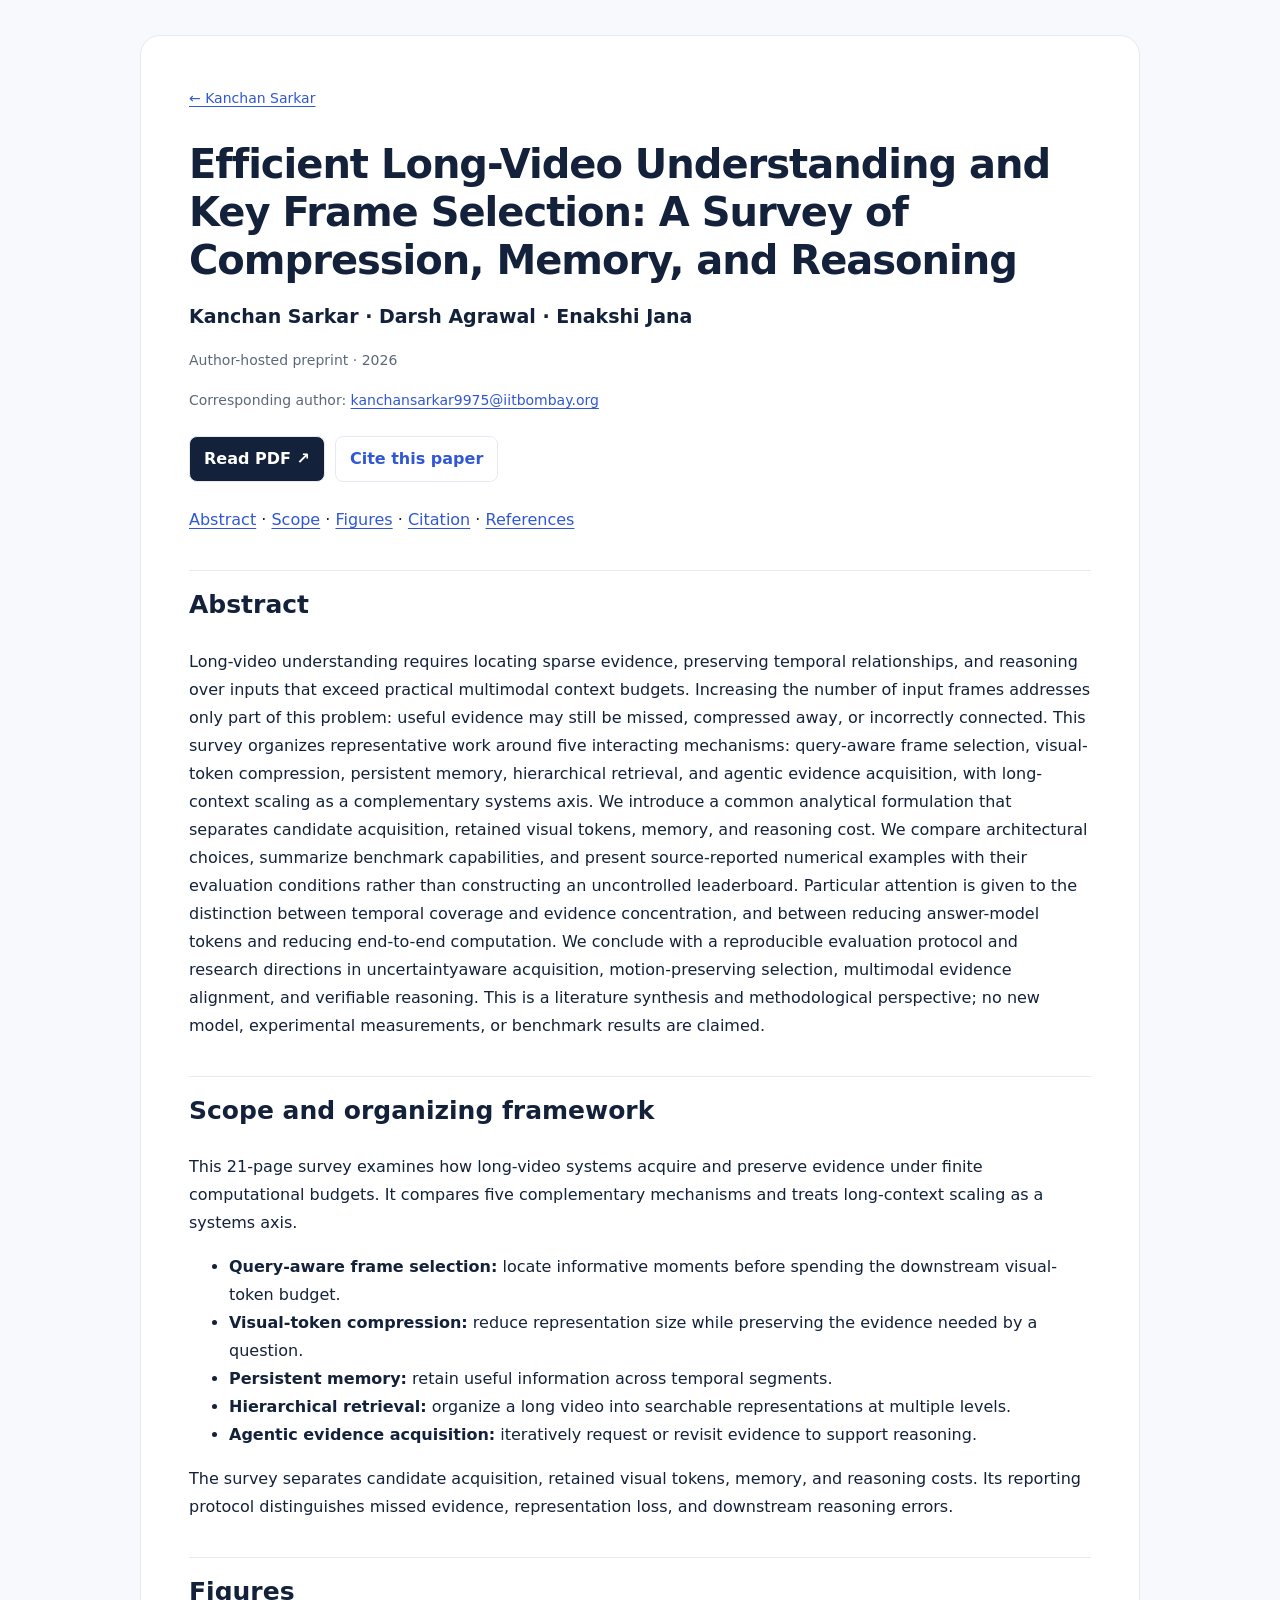
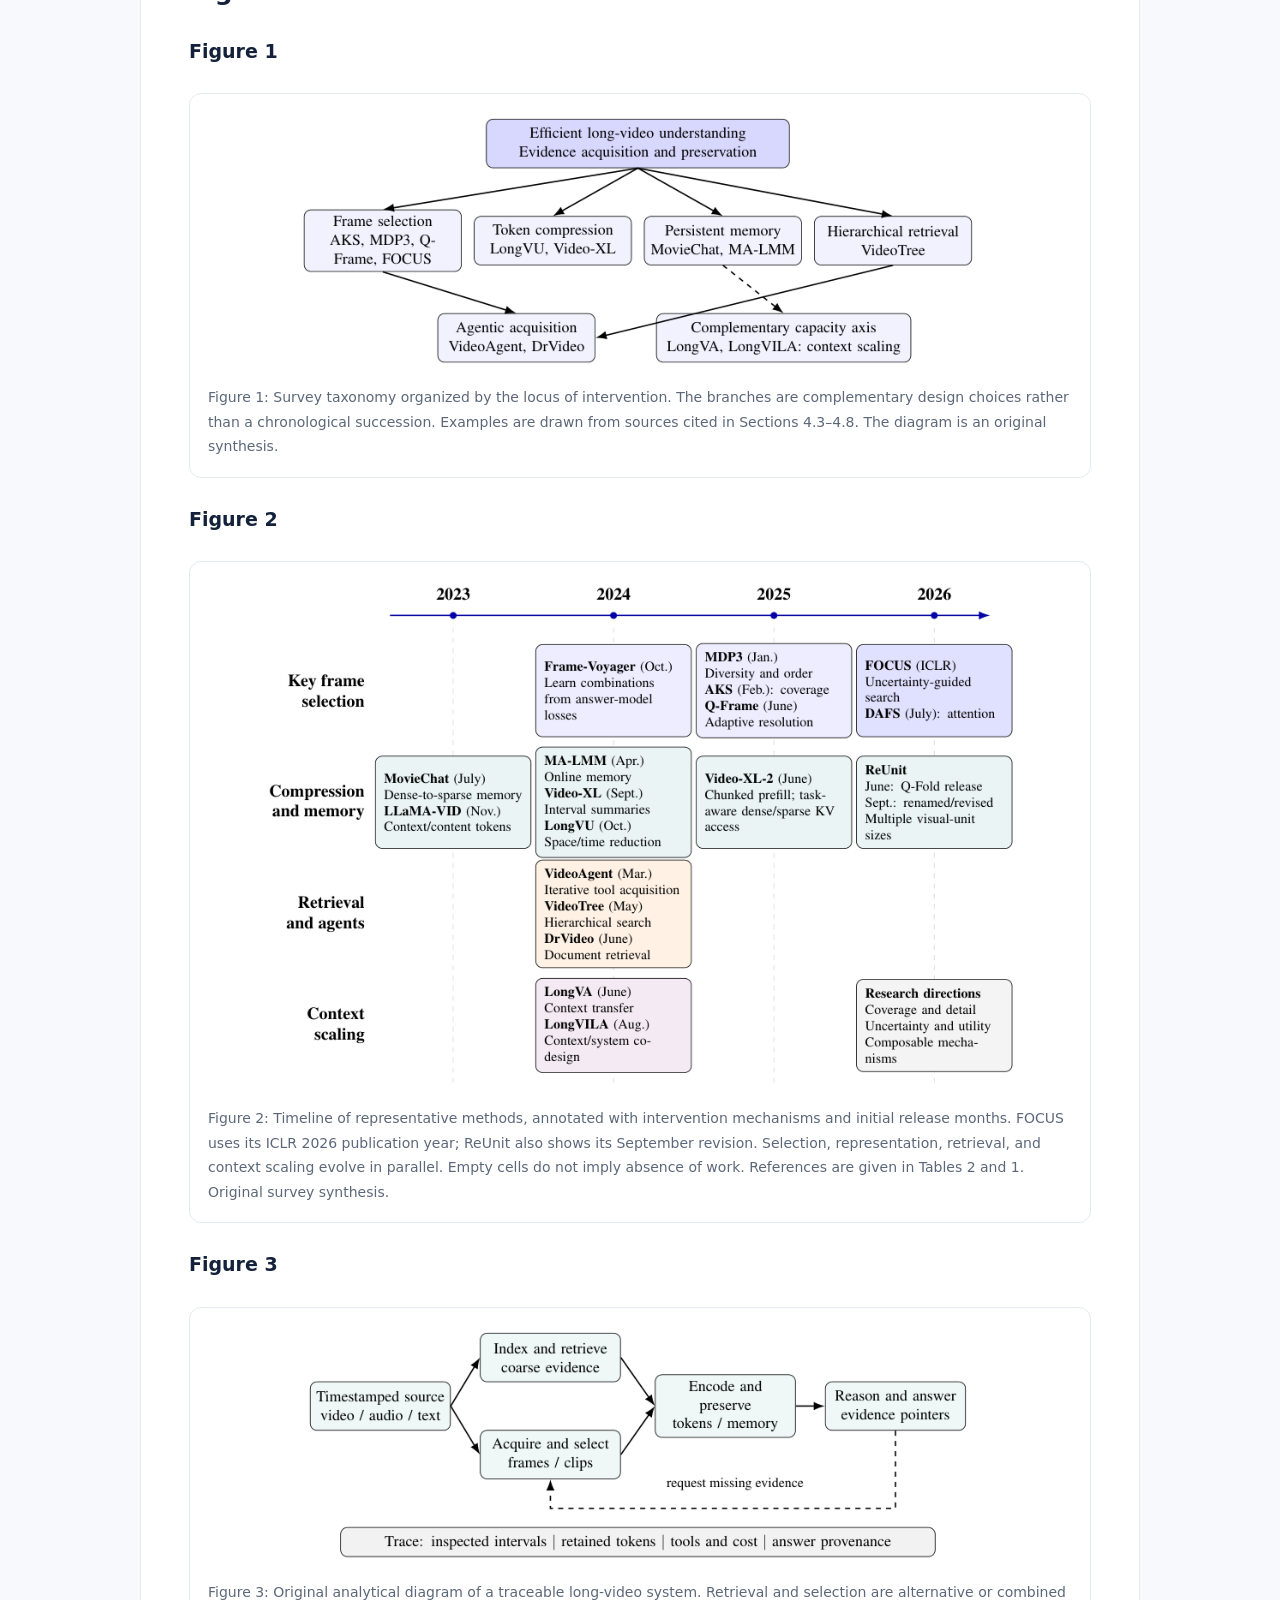
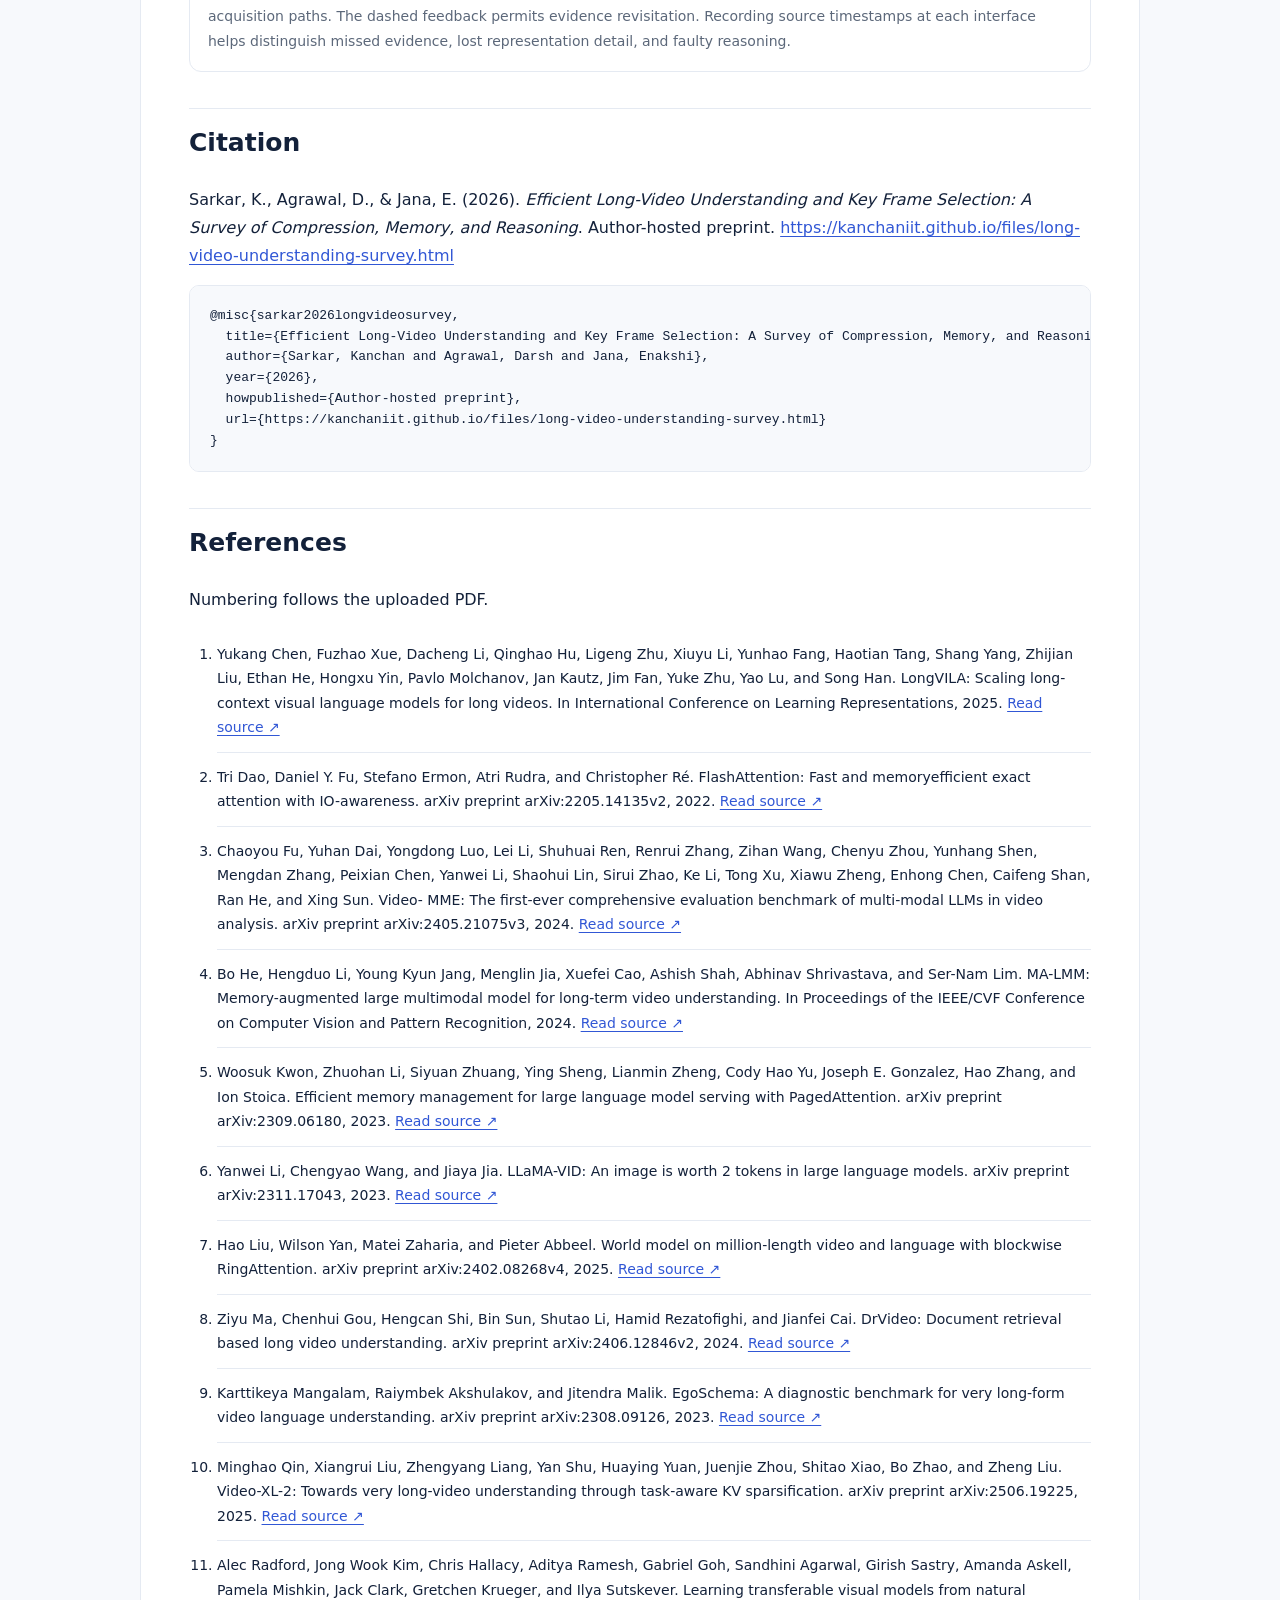
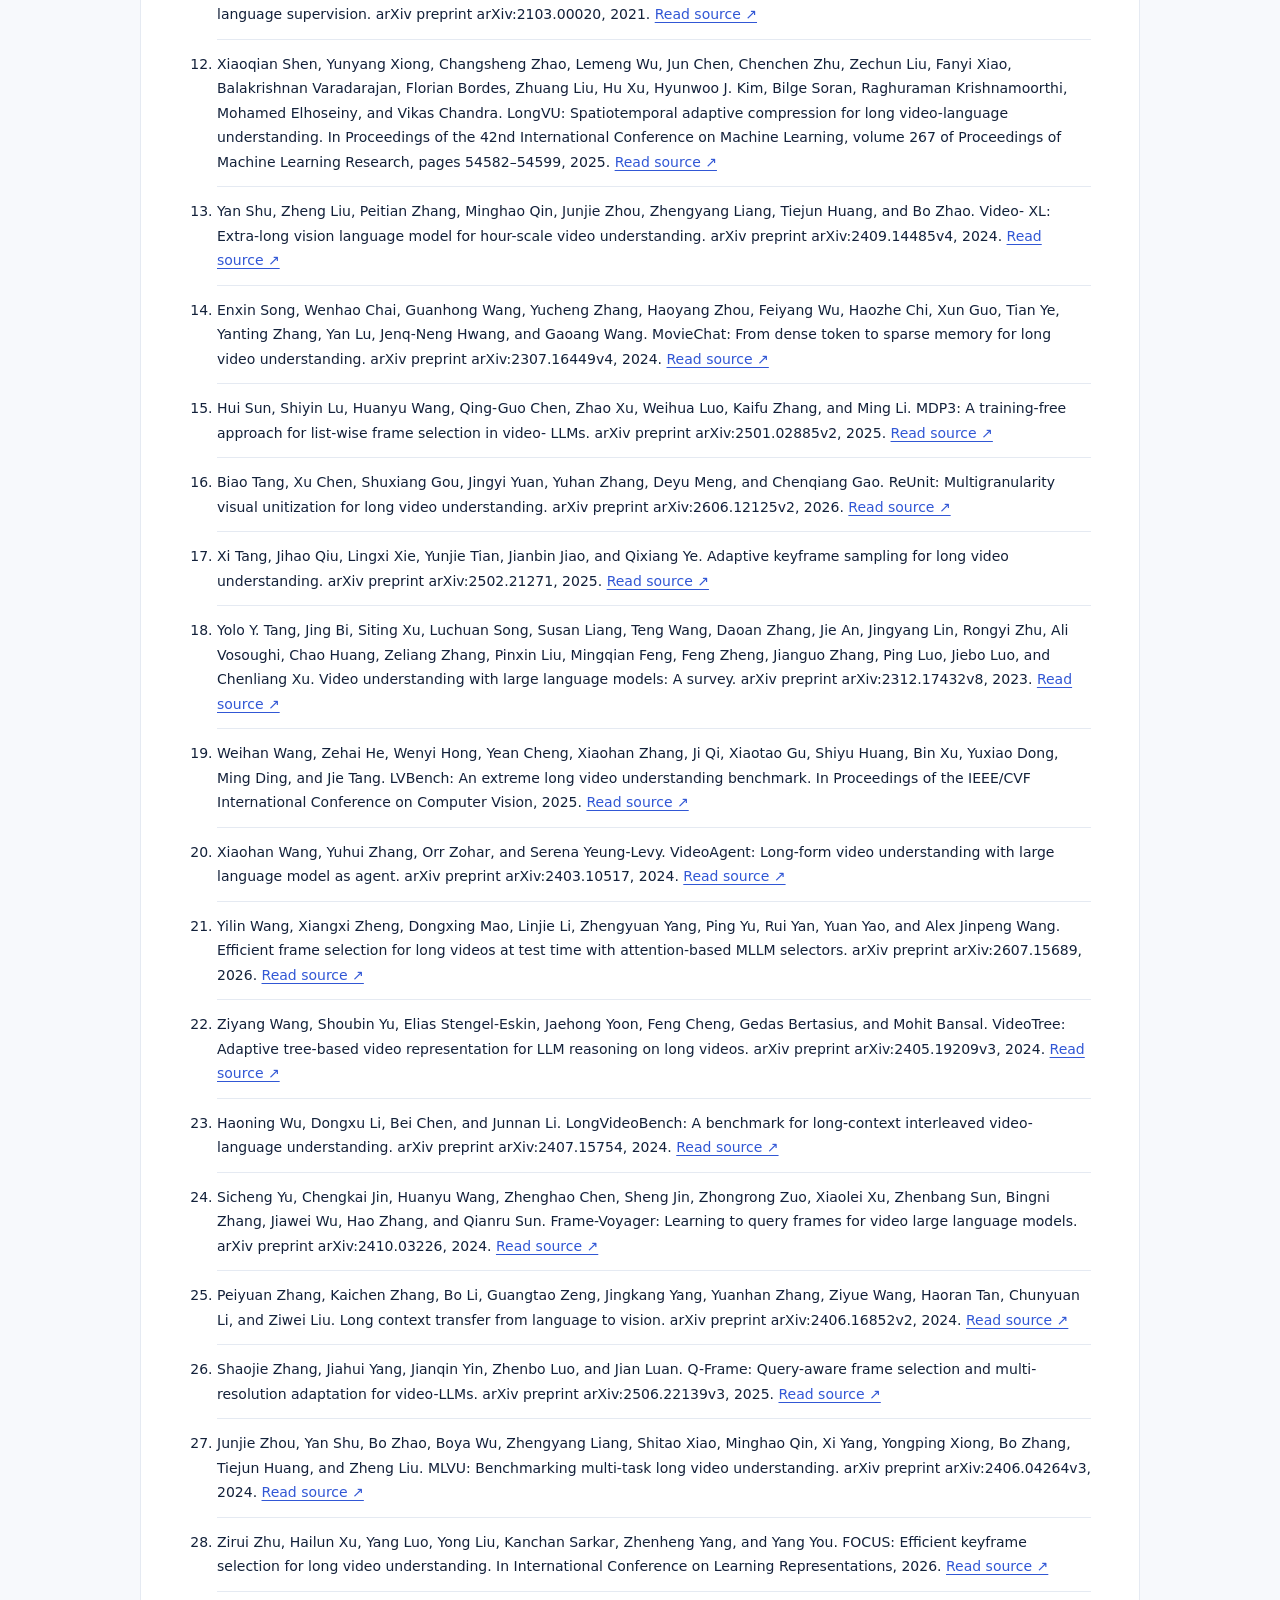
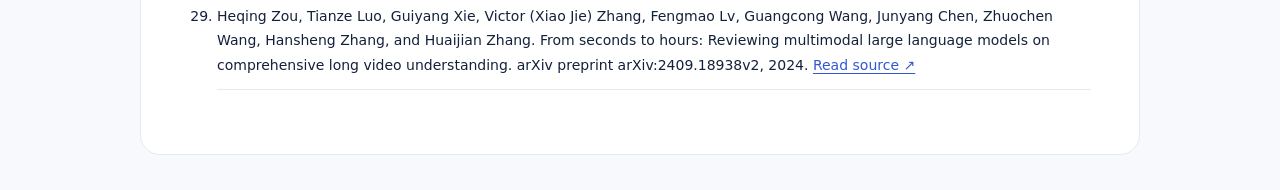
<file: files/long-video-understanding-survey.html>
<!doctype html><html lang="en"><head><meta charset="utf-8"><meta name="viewport" content="width=device-width,initial-scale=1"><title>Efficient Long-Video Understanding and Key Frame Selection: A Survey of Compression, Memory, and Reasoning</title>
<meta name="description" content="A survey of query-aware frame selection, visual-token compression, persistent memory, hierarchical retrieval, and agentic evidence acquisition for long-video understanding."><link rel="canonical" href="https://kanchaniit.github.io/files/long-video-understanding-survey.html"><meta name="robots" content="index,follow">
<meta name="citation_title" content="Efficient Long-Video Understanding and Key Frame Selection: A Survey of Compression, Memory, and Reasoning"><meta name="citation_author" content="Kanchan Sarkar">
<meta name="citation_author" content="Darsh Agrawal">
<meta name="citation_author" content="Enakshi Jana"><meta name="citation_publication_date" content="2026"><meta name="citation_online_date" content="2026/10/09"><meta name="citation_pdf_url" content="https://kanchaniit.github.io/files/Long_Video_Understanding_Survey.pdf">
<meta property="og:title" content="Efficient Long-Video Understanding and Key Frame Selection: A Survey of Compression, Memory, and Reasoning"><meta property="og:type" content="article"><meta property="og:url" content="https://kanchaniit.github.io/files/long-video-understanding-survey.html"><meta property="og:image" content="https://kanchaniit.github.io/files/long-video-survey/figure-2.png"><script type="application/ld+json">{"@context": "https://schema.org", "@type": "ScholarlyArticle", "name": "Efficient Long-Video Understanding and Key Frame Selection: A Survey of Compression, Memory, and Reasoning", "headline": "Efficient Long-Video Understanding and Key Frame Selection: A Survey of Compression, Memory, and Reasoning", "author": [{"@type": "Person", "name": "Kanchan Sarkar"}, {"@type": "Person", "name": "Darsh Agrawal"}, {"@type": "Person", "name": "Enakshi Jana"}], "datePublished": "2026", "url": "https://kanchaniit.github.io/files/long-video-understanding-survey.html", "abstract": "Long-video understanding requires locating sparse evidence, preserving temporal relationships, and reasoning over inputs that exceed practical multimodal context budgets. Increasing the number of input frames addresses only part of this problem: useful evidence may still be missed, compressed away, or incorrectly connected. This survey organizes representative work around five interacting mechanisms: query-aware frame selection, visual-token compression, persistent memory, hierarchical retrieval, and agentic evidence acquisition, with long-context scaling as a complementary systems axis. We introduce a common analytical formulation that separates candidate acquisition, retained visual tokens, memory, and reasoning cost. We compare architectural choices, summarize benchmark capabilities, and present source-reported numerical examples with their evaluation conditions rather than constructing an uncontrolled leaderboard. Particular attention is given to the distinction between temporal coverage and evidence concentration, and between reducing answer-model tokens and reducing end-to-end computation. We conclude with a reproducible evaluation protocol and research directions in uncertaintyaware acquisition, motion-preserving selection, multimodal evidence alignment, and verifiable reasoning. This is a literature synthesis and methodological perspective; no new model, experimental measurements, or benchmark results are claimed.", "encoding": {"@type": "MediaObject", "contentUrl": "https://kanchaniit.github.io/files/Long_Video_Understanding_Survey.pdf", "encodingFormat": "application/pdf"}}</script>
<style>
:root{--ink:#13213a;--muted:#5c687a;--blue:#3157d5;--line:#e5eaf2}*{box-sizing:border-box}html{scroll-behavior:smooth}body{margin:0;font-family:Inter,system-ui,sans-serif;line-height:1.75;color:var(--ink);background:#f7f9fc}main{max-width:1000px;margin:35px auto;background:#fff;border:1px solid var(--line);border-radius:20px;padding:48px}a{color:var(--blue);text-underline-offset:3px}.back{font-size:14px}h1{font-size:40px;line-height:1.2;letter-spacing:-.025em;margin:28px 0 16px}.authors{font-size:19px;font-weight:650}.affiliations,.date{color:var(--muted);font-size:14px}.actions{display:flex;gap:10px;flex-wrap:wrap;margin:24px 0}.actions a{padding:8px 14px;border:1px solid var(--line);border-radius:8px;text-decoration:none;font-weight:650}.actions a:first-child{background:var(--ink);color:white}h2{font-size:25px;margin-top:36px;padding-top:12px;border-top:1px solid var(--line)}p{margin:15px 0}figure{margin:25px 0;border:1px solid var(--line);border-radius:12px;padding:18px}figure img{width:100%;height:auto}figcaption{color:var(--muted);font-size:14px}.results{display:grid;grid-template-columns:repeat(3,1fr);gap:12px}.result{padding:18px;background:#edf2ff;border-radius:10px}.result strong{display:block;font-size:25px}.result span{font-size:14px}pre{padding:20px;background:#f7f9fc;border:1px solid var(--line);border-radius:10px;overflow-x:auto;font-size:13px;line-height:1.6}@media(max-width:650px){main{margin:0;border:0;border-radius:0;padding:25px 20px}h1{font-size:30px}.results{grid-template-columns:1fr}}
.references{padding-left:28px}.references li{padding:12px 0;border-bottom:1px solid var(--line);font-size:14px;overflow-wrap:anywhere}h3{font-size:19px}.note{color:var(--muted);font-size:14px}</style></head><body><main>
<a class="back" href="../index.html">← Kanchan Sarkar</a><header><h1>Efficient Long-Video Understanding and Key Frame Selection: A Survey of Compression, Memory, and Reasoning</h1><div class="authors">Kanchan Sarkar · Darsh Agrawal · Enakshi Jana</div><p class="date">Author-hosted preprint · 2026</p><p class="note">Corresponding author: <a href="mailto:kanchansarkar9975@iitbombay.org">kanchansarkar9975@iitbombay.org</a></p></header>
<div class="actions"><a href="Long_Video_Understanding_Survey.pdf">Read PDF ↗</a><a href="#citation">Cite this paper</a></div>
<nav aria-label="Page contents"><a href="#abstract">Abstract</a> · <a href="#scope">Scope</a> · <a href="#figures">Figures</a> · <a href="#citation">Citation</a> · <a href="#references">References</a></nav>
<h2 id="abstract">Abstract</h2><p>Long-video understanding requires locating sparse evidence, preserving temporal relationships, and reasoning over inputs that exceed practical multimodal context budgets. Increasing the number of input frames addresses only part of this problem: useful evidence may still be missed, compressed away, or incorrectly connected. This survey organizes representative work around five interacting mechanisms: query-aware frame selection, visual-token compression, persistent memory, hierarchical retrieval, and agentic evidence acquisition, with long-context scaling as a complementary systems axis. We introduce a common analytical formulation that separates candidate acquisition, retained visual tokens, memory, and reasoning cost. We compare architectural choices, summarize benchmark capabilities, and present source-reported numerical examples with their evaluation conditions rather than constructing an uncontrolled leaderboard. Particular attention is given to the distinction between temporal coverage and evidence concentration, and between reducing answer-model tokens and reducing end-to-end computation. We conclude with a reproducible evaluation protocol and research directions in uncertaintyaware acquisition, motion-preserving selection, multimodal evidence alignment, and verifiable reasoning. This is a literature synthesis and methodological perspective; no new model, experimental measurements, or benchmark results are claimed.</p>
<h2 id="scope">Scope and organizing framework</h2><p>This 21-page survey examines how long-video systems acquire and preserve evidence under finite computational budgets. It compares five complementary mechanisms and treats long-context scaling as a systems axis.</p>
<ul><li><strong>Query-aware frame selection:</strong> locate informative moments before spending the downstream visual-token budget.</li><li><strong>Visual-token compression:</strong> reduce representation size while preserving the evidence needed by a question.</li><li><strong>Persistent memory:</strong> retain useful information across temporal segments.</li><li><strong>Hierarchical retrieval:</strong> organize a long video into searchable representations at multiple levels.</li><li><strong>Agentic evidence acquisition:</strong> iteratively request or revisit evidence to support reasoning.</li></ul><p>The survey separates candidate acquisition, retained visual tokens, memory, and reasoning costs. Its reporting protocol distinguishes missed evidence, representation loss, and downstream reasoning errors.</p>
<h2 id="figures">Figures</h2><h3>Figure 1</h3><figure><a href="long-video-survey/figure-1.png"><img src="long-video-survey/figure-1.png" alt="Figure 1: Survey taxonomy organized by the locus of intervention. The branches are complementary design choices rather than a chronological succession. Examples are drawn from sources cited in Sections 4.3–4.8. The diagram is an original synthesis." loading="lazy"></a><figcaption>Figure 1: Survey taxonomy organized by the locus of intervention. The branches are complementary design choices rather than a chronological succession. Examples are drawn from sources cited in Sections 4.3–4.8. The diagram is an original synthesis.</figcaption></figure><h3>Figure 2</h3><figure><a href="long-video-survey/figure-2.png"><img src="long-video-survey/figure-2.png" alt="Figure 2: Timeline of representative methods, annotated with intervention mechanisms and initial release months. FOCUS uses its ICLR 2026 publication year; ReUnit also shows its September revision. Selection, representation, retrieval, and context scaling evolve in parallel. Empty cells do not imply absence of work. References are given in Tables 2 and 1. Original survey synthesis." loading="lazy"></a><figcaption>Figure 2: Timeline of representative methods, annotated with intervention mechanisms and initial release months. FOCUS uses its ICLR 2026 publication year; ReUnit also shows its September revision. Selection, representation, retrieval, and context scaling evolve in parallel. Empty cells do not imply absence of work. References are given in Tables 2 and 1. Original survey synthesis.</figcaption></figure><h3>Figure 3</h3><figure><a href="long-video-survey/figure-3.png"><img src="long-video-survey/figure-3.png" alt="Figure 3: Original analytical diagram of a traceable long-video system. Retrieval and selection are alternative or combined acquisition paths. The dashed feedback permits evidence revisitation. Recording source timestamps at each interface helps distinguish missed evidence, lost representation detail, and faulty reasoning." loading="lazy"></a><figcaption>Figure 3: Original analytical diagram of a traceable long-video system. Retrieval and selection are alternative or combined acquisition paths. The dashed feedback permits evidence revisitation. Recording source timestamps at each interface helps distinguish missed evidence, lost representation detail, and faulty reasoning.</figcaption></figure>
<h2 id="citation">Citation</h2><p>Sarkar, K., Agrawal, D., &amp; Jana, E. (2026). <em>Efficient Long-Video Understanding and Key Frame Selection: A Survey of Compression, Memory, and Reasoning</em>. Author-hosted preprint. <a href="https://kanchaniit.github.io/files/long-video-understanding-survey.html">https://kanchaniit.github.io/files/long-video-understanding-survey.html</a></p><pre><code>@misc{sarkar2026longvideosurvey,
  title={Efficient Long-Video Understanding and Key Frame Selection: A Survey of Compression, Memory, and Reasoning},
  author={Sarkar, Kanchan and Agrawal, Darsh and Jana, Enakshi},
  year={2026},
  howpublished={Author-hosted preprint},
  url={https://kanchaniit.github.io/files/long-video-understanding-survey.html}
}</code></pre>
<h2 id="references">References</h2><p>Numbering follows the uploaded PDF.</p><ol class="references"><li id="ref-1">Yukang Chen, Fuzhao Xue, Dacheng Li, Qinghao Hu, Ligeng Zhu, Xiuyu Li, Yunhao Fang, Haotian Tang, Shang Yang, Zhijian Liu, Ethan He, Hongxu Yin, Pavlo Molchanov, Jan Kautz, Jim Fan, Yuke Zhu, Yao Lu, and Song Han. LongVILA: Scaling long-context visual language models for long videos. In International Conference on Learning Representations, 2025. <a href="https://proceedings.iclr.cc/paper_files/paper/2025/hash/2e163450c1ae3167832971e6da29f38d-Abstract-Conference.html">Read source ↗</a></li><li id="ref-2">Tri Dao, Daniel Y. Fu, Stefano Ermon, Atri Rudra, and Christopher Ré. FlashAttention: Fast and memoryefficient exact attention with IO-awareness. arXiv preprint arXiv:2205.14135v2, 2022. <a href="https://arxiv.org/abs/2205.14135v2">Read source ↗</a></li><li id="ref-3">Chaoyou Fu, Yuhan Dai, Yongdong Luo, Lei Li, Shuhuai Ren, Renrui Zhang, Zihan Wang, Chenyu Zhou, Yunhang Shen, Mengdan Zhang, Peixian Chen, Yanwei Li, Shaohui Lin, Sirui Zhao, Ke Li, Tong Xu, Xiawu Zheng, Enhong Chen, Caifeng Shan, Ran He, and Xing Sun. Video- MME: The first-ever comprehensive evaluation benchmark of multi-modal LLMs in video analysis. arXiv preprint arXiv:2405.21075v3, 2024. <a href="https://arxiv.org/abs/2405.21075v3">Read source ↗</a></li><li id="ref-4">Bo He, Hengduo Li, Young Kyun Jang, Menglin Jia, Xuefei Cao, Ashish Shah, Abhinav Shrivastava, and Ser-Nam Lim. MA-LMM: Memory-augmented large multimodal model for long-term video understanding. In Proceedings of the IEEE/CVF Conference on Computer Vision and Pattern Recognition, 2024. <a href="https://arxiv.org/abs/2404.05726">Read source ↗</a></li><li id="ref-5">Woosuk Kwon, Zhuohan Li, Siyuan Zhuang, Ying Sheng, Lianmin Zheng, Cody Hao Yu, Joseph E. Gonzalez, Hao Zhang, and Ion Stoica. Efficient memory management for large language model serving with PagedAttention. arXiv preprint arXiv:2309.06180, 2023. <a href="https://arxiv.org/abs/2309.06180">Read source ↗</a></li><li id="ref-6">Yanwei Li, Chengyao Wang, and Jiaya Jia. LLaMA-VID: An image is worth 2 tokens in large language models. arXiv preprint arXiv:2311.17043, 2023. <a href="https://arxiv.org/abs/2311.17043">Read source ↗</a></li><li id="ref-7">Hao Liu, Wilson Yan, Matei Zaharia, and Pieter Abbeel. World model on million-length video and language with blockwise RingAttention. arXiv preprint arXiv:2402.08268v4, 2025. <a href="https://arxiv.org/abs/2402.08268v4">Read source ↗</a></li><li id="ref-8">Ziyu Ma, Chenhui Gou, Hengcan Shi, Bin Sun, Shutao Li, Hamid Rezatofighi, and Jianfei Cai. DrVideo: Document retrieval based long video understanding. arXiv preprint arXiv:2406.12846v2, 2024. <a href="https://arxiv.org/abs/2406.12846v2">Read source ↗</a></li><li id="ref-9">Karttikeya Mangalam, Raiymbek Akshulakov, and Jitendra Malik. EgoSchema: A diagnostic benchmark for very long-form video language understanding. arXiv preprint arXiv:2308.09126, 2023. <a href="https://arxiv.org/abs/2308.09126">Read source ↗</a></li><li id="ref-10">Minghao Qin, Xiangrui Liu, Zhengyang Liang, Yan Shu, Huaying Yuan, Juenjie Zhou, Shitao Xiao, Bo Zhao, and Zheng Liu. Video-XL-2: Towards very long-video understanding through task-aware KV sparsification. arXiv preprint arXiv:2506.19225, 2025. <a href="https://arxiv.org/abs/2506.19225">Read source ↗</a></li><li id="ref-11">Alec Radford, Jong Wook Kim, Chris Hallacy, Aditya Ramesh, Gabriel Goh, Sandhini Agarwal, Girish Sastry, Amanda Askell, Pamela Mishkin, Jack Clark, Gretchen Krueger, and Ilya Sutskever. Learning transferable visual models from natural language supervision. arXiv preprint arXiv:2103.00020, 2021. <a href="https://arxiv.org/abs/2103.00020">Read source ↗</a></li><li id="ref-12">Xiaoqian Shen, Yunyang Xiong, Changsheng Zhao, Lemeng Wu, Jun Chen, Chenchen Zhu, Zechun Liu, Fanyi Xiao, Balakrishnan Varadarajan, Florian Bordes, Zhuang Liu, Hu Xu, Hyunwoo J. Kim, Bilge Soran, Raghuraman Krishnamoorthi, Mohamed Elhoseiny, and Vikas Chandra. LongVU: Spatiotemporal adaptive compression for long video-language understanding. In Proceedings of the 42nd International Conference on Machine Learning, volume 267 of Proceedings of Machine Learning Research, pages 54582–54599, 2025. <a href="https://proceedings.mlr.press/v267/shen25j.html">Read source ↗</a></li><li id="ref-13">Yan Shu, Zheng Liu, Peitian Zhang, Minghao Qin, Junjie Zhou, Zhengyang Liang, Tiejun Huang, and Bo Zhao. Video- XL: Extra-long vision language model for hour-scale video understanding. arXiv preprint arXiv:2409.14485v4, 2024. <a href="https://arxiv.org/abs/2409.14485v4">Read source ↗</a></li><li id="ref-14">Enxin Song, Wenhao Chai, Guanhong Wang, Yucheng Zhang, Haoyang Zhou, Feiyang Wu, Haozhe Chi, Xun Guo, Tian Ye, Yanting Zhang, Yan Lu, Jenq-Neng Hwang, and Gaoang Wang. MovieChat: From dense token to sparse memory for long video understanding. arXiv preprint arXiv:2307.16449v4, 2024. <a href="https://arxiv.org/abs/2307.16449v4">Read source ↗</a></li><li id="ref-15">Hui Sun, Shiyin Lu, Huanyu Wang, Qing-Guo Chen, Zhao Xu, Weihua Luo, Kaifu Zhang, and Ming Li. MDP3: A training-free approach for list-wise frame selection in video- LLMs. arXiv preprint arXiv:2501.02885v2, 2025. <a href="https://arxiv.org/abs/2501.02885v2">Read source ↗</a></li><li id="ref-16">Biao Tang, Xu Chen, Shuxiang Gou, Jingyi Yuan, Yuhan Zhang, Deyu Meng, and Chenqiang Gao. ReUnit: Multigranularity visual unitization for long video understanding. arXiv preprint arXiv:2606.12125v2, 2026. <a href="https://arxiv.org/abs/2606.12125v2">Read source ↗</a></li><li id="ref-17">Xi Tang, Jihao Qiu, Lingxi Xie, Yunjie Tian, Jianbin Jiao, and Qixiang Ye. Adaptive keyframe sampling for long video understanding. arXiv preprint arXiv:2502.21271, 2025. <a href="https://arxiv.org/abs/2502.21271">Read source ↗</a></li><li id="ref-18">Yolo Y. Tang, Jing Bi, Siting Xu, Luchuan Song, Susan Liang, Teng Wang, Daoan Zhang, Jie An, Jingyang Lin, Rongyi Zhu, Ali Vosoughi, Chao Huang, Zeliang Zhang, Pinxin Liu, Mingqian Feng, Feng Zheng, Jianguo Zhang, Ping Luo, Jiebo Luo, and Chenliang Xu. Video understanding with large language models: A survey. arXiv preprint arXiv:2312.17432v8, 2023. <a href="https://arxiv.org/abs/2312.17432v8">Read source ↗</a></li><li id="ref-19">Weihan Wang, Zehai He, Wenyi Hong, Yean Cheng, Xiaohan Zhang, Ji Qi, Xiaotao Gu, Shiyu Huang, Bin Xu, Yuxiao Dong, Ming Ding, and Jie Tang. LVBench: An extreme long video understanding benchmark. In Proceedings of the IEEE/CVF International Conference on Computer Vision, 2025. <a href="https://arxiv.org/abs/2406.08035v3">Read source ↗</a></li><li id="ref-20">Xiaohan Wang, Yuhui Zhang, Orr Zohar, and Serena Yeung-Levy. VideoAgent: Long-form video understanding with large language model as agent. arXiv preprint arXiv:2403.10517, 2024. <a href="https://arxiv.org/abs/2403.10517">Read source ↗</a></li><li id="ref-21">Yilin Wang, Xiangxi Zheng, Dongxing Mao, Linjie Li, Zhengyuan Yang, Ping Yu, Rui Yan, Yuan Yao, and Alex Jinpeng Wang. Efficient frame selection for long videos at test time with attention-based MLLM selectors. arXiv preprint arXiv:2607.15689, 2026. <a href="https://arxiv.org/abs/2607.15689">Read source ↗</a></li><li id="ref-22">Ziyang Wang, Shoubin Yu, Elias Stengel-Eskin, Jaehong Yoon, Feng Cheng, Gedas Bertasius, and Mohit Bansal. VideoTree: Adaptive tree-based video representation for LLM reasoning on long videos. arXiv preprint arXiv:2405.19209v3, 2024. <a href="https://arxiv.org/abs/2405.19209v3">Read source ↗</a></li><li id="ref-23">Haoning Wu, Dongxu Li, Bei Chen, and Junnan Li. LongVideoBench: A benchmark for long-context interleaved video-language understanding. arXiv preprint arXiv:2407.15754, 2024. <a href="https://arxiv.org/abs/2407.15754">Read source ↗</a></li><li id="ref-24">Sicheng Yu, Chengkai Jin, Huanyu Wang, Zhenghao Chen, Sheng Jin, Zhongrong Zuo, Xiaolei Xu, Zhenbang Sun, Bingni Zhang, Jiawei Wu, Hao Zhang, and Qianru Sun. Frame-Voyager: Learning to query frames for video large language models. arXiv preprint arXiv:2410.03226, 2024. <a href="https://arxiv.org/abs/2410.03226">Read source ↗</a></li><li id="ref-25">Peiyuan Zhang, Kaichen Zhang, Bo Li, Guangtao Zeng, Jingkang Yang, Yuanhan Zhang, Ziyue Wang, Haoran Tan, Chunyuan Li, and Ziwei Liu. Long context transfer from language to vision. arXiv preprint arXiv:2406.16852v2, 2024. <a href="https://arxiv.org/abs/2406.16852v2">Read source ↗</a></li><li id="ref-26">Shaojie Zhang, Jiahui Yang, Jianqin Yin, Zhenbo Luo, and Jian Luan. Q-Frame: Query-aware frame selection and multi-resolution adaptation for video-LLMs. arXiv preprint arXiv:2506.22139v3, 2025. <a href="https://arxiv.org/abs/2506.22139v3">Read source ↗</a></li><li id="ref-27">Junjie Zhou, Yan Shu, Bo Zhao, Boya Wu, Zhengyang Liang, Shitao Xiao, Minghao Qin, Xi Yang, Yongping Xiong, Bo Zhang, Tiejun Huang, and Zheng Liu. MLVU: Benchmarking multi-task long video understanding. arXiv preprint arXiv:2406.04264v3, 2024. <a href="https://arxiv.org/abs/2406.04264v3">Read source ↗</a></li><li id="ref-28">Zirui Zhu, Hailun Xu, Yang Luo, Yong Liu, Kanchan Sarkar, Zhenheng Yang, and Yang You. FOCUS: Efficient keyframe selection for long video understanding. In International Conference on Learning Representations, 2026. <a href="https://proceedings.iclr.cc/paper_files/paper/2026/hash/a010577f93a8301dada61f0b97cda923-Abstract-Conference.html">Read source ↗</a></li><li id="ref-29">Heqing Zou, Tianze Luo, Guiyang Xie, Victor (Xiao Jie) Zhang, Fengmao Lv, Guangcong Wang, Junyang Chen, Zhuochen Wang, Hansheng Zhang, and Huaijian Zhang. From seconds to hours: Reviewing multimodal large language models on comprehensive long video understanding. arXiv preprint arXiv:2409.18938v2, 2024. <a href="https://arxiv.org/abs/2409.18938v2">Read source ↗</a></li></ol>
</main></body></html>
</file>
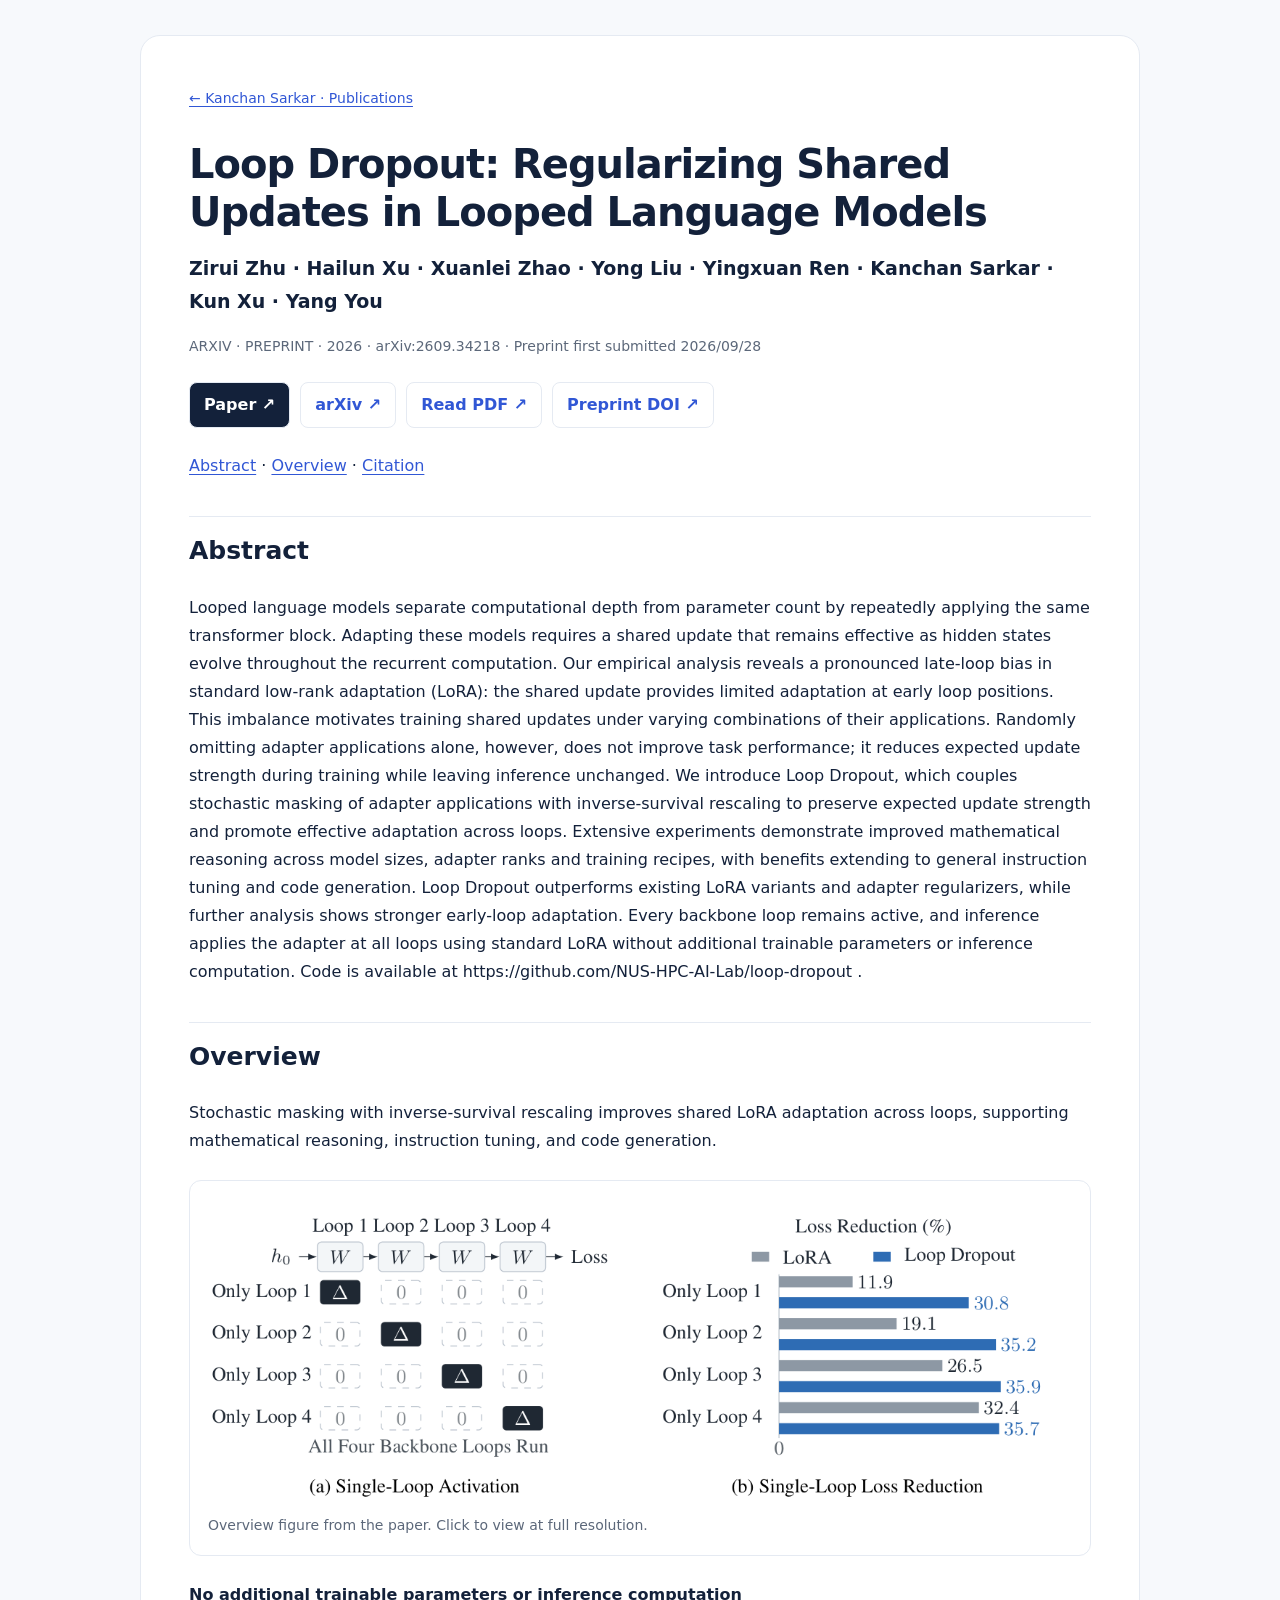
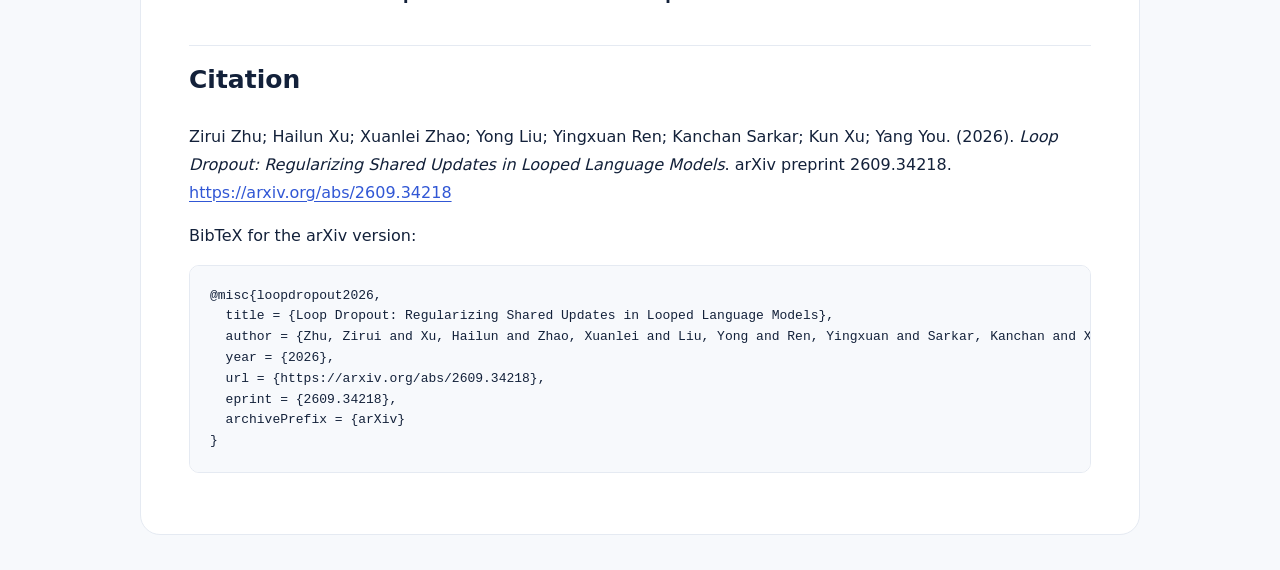
<file: files/loop-dropout.html>
<!doctype html><html lang="en"><head><meta charset="utf-8"><meta name="viewport" content="width=device-width,initial-scale=1"><title>Loop Dropout: Regularizing Shared Updates in Looped Language Models</title><meta name="description" content="Stochastic masking with inverse-survival rescaling improves shared LoRA adaptation across loops, supporting mathematical reasoning, instruction tuning, and code generation."><link rel="canonical" href="https://kanchaniit.github.io/files/loop-dropout.html"><meta name="robots" content="index,follow"><meta name="citation_title" content="Loop Dropout: Regularizing Shared Updates in Looped Language Models"><meta name="citation_author" content="Zirui Zhu"><meta name="citation_author" content="Hailun Xu"><meta name="citation_author" content="Xuanlei Zhao"><meta name="citation_author" content="Yong Liu"><meta name="citation_author" content="Yingxuan Ren"><meta name="citation_author" content="Kanchan Sarkar"><meta name="citation_author" content="Kun Xu"><meta name="citation_author" content="Yang You"><meta name="citation_doi" content="10.48550/arXiv.2609.34218"><meta name="citation_publication_date" content="2026/09/28"><meta name="citation_pdf_url" content="https://arxiv.org/pdf/2609.34218"><meta property="og:title" content="Loop Dropout: Regularizing Shared Updates in Looped Language Models"><meta property="og:type" content="article"><meta property="og:url" content="https://kanchaniit.github.io/files/loop-dropout.html"><meta property="og:image" content="https://kanchaniit.github.io/images/loop-dropout.png"><script type="application/ld+json">{"@context": "https://schema.org", "@type": "ScholarlyArticle", "name": "Loop Dropout: Regularizing Shared Updates in Looped Language Models", "author": [{"@type": "Person", "name": "Zirui Zhu"}, {"@type": "Person", "name": "Hailun Xu"}, {"@type": "Person", "name": "Xuanlei Zhao"}, {"@type": "Person", "name": "Yong Liu"}, {"@type": "Person", "name": "Yingxuan Ren"}, {"@type": "Person", "name": "Kanchan Sarkar"}, {"@type": "Person", "name": "Kun Xu"}, {"@type": "Person", "name": "Yang You"}], "datePublished": "2026-09-28", "url": "https://kanchaniit.github.io/files/loop-dropout.html", "abstract": "Looped language models separate computational depth from parameter count by repeatedly applying the same transformer block. Adapting these models requires a shared update that remains effective as hidden states evolve throughout the recurrent computation. Our empirical analysis reveals a pronounced late-loop bias in standard low-rank adaptation (LoRA): the shared update provides limited adaptation at early loop positions. This imbalance motivates training shared updates under varying combinations of their applications. Randomly omitting adapter applications alone, however, does not improve task performance; it reduces expected update strength during training while leaving inference unchanged. We introduce Loop Dropout, which couples stochastic masking of adapter applications with inverse-survival rescaling to preserve expected update strength and promote effective adaptation across loops. Extensive experiments demonstrate improved mathematical reasoning across model sizes, adapter ranks and training recipes, with benefits extending to general instruction tuning and code generation. Loop Dropout outperforms existing LoRA variants and adapter regularizers, while further analysis shows stronger early-loop adaptation. Every backbone loop remains active, and inference applies the adapter at all loops using standard LoRA without additional trainable parameters or inference computation. Code is available at https://github.com/NUS-HPC-AI-Lab/loop-dropout .", "encoding": {"@type": "MediaObject", "contentUrl": "https://arxiv.org/pdf/2609.34218", "encodingFormat": "application/pdf"}}</script><style>
:root{--ink:#13213a;--muted:#5c687a;--blue:#3157d5;--line:#e5eaf2}*{box-sizing:border-box}html{scroll-behavior:smooth}body{margin:0;font-family:Inter,system-ui,sans-serif;line-height:1.75;color:var(--ink);background:#f7f9fc}main{max-width:1000px;margin:35px auto;background:#fff;border:1px solid var(--line);border-radius:20px;padding:48px}a{color:var(--blue);text-underline-offset:3px}.back{font-size:14px}h1{font-size:40px;line-height:1.2;letter-spacing:-.025em;margin:28px 0 16px}.authors{font-size:19px;font-weight:650}.affiliations,.date{color:var(--muted);font-size:14px}.actions{display:flex;gap:10px;flex-wrap:wrap;margin:24px 0}.actions a{padding:8px 14px;border:1px solid var(--line);border-radius:8px;text-decoration:none;font-weight:650}.actions a:first-child{background:var(--ink);color:white}h2{font-size:25px;margin-top:36px;padding-top:12px;border-top:1px solid var(--line)}p{margin:15px 0}figure{margin:25px 0;border:1px solid var(--line);border-radius:12px;padding:18px}figure img{width:100%;height:auto}figcaption{color:var(--muted);font-size:14px}.results{display:grid;grid-template-columns:repeat(3,1fr);gap:12px}.result{padding:18px;background:#edf2ff;border-radius:10px}.result strong{display:block;font-size:25px}.result span{font-size:14px}pre{padding:20px;background:#f7f9fc;border:1px solid var(--line);border-radius:10px;overflow-x:auto;font-size:13px;line-height:1.6}@media(max-width:650px){main{margin:0;border:0;border-radius:0;padding:25px 20px}h1{font-size:30px}.results{grid-template-columns:1fr}}
</style></head><body><main><a class="back" href="../index.html#publications">← Kanchan Sarkar · Publications</a><header><h1>Loop Dropout: Regularizing Shared Updates in Looped Language Models</h1><div class="authors">Zirui Zhu · Hailun Xu · Xuanlei Zhao · Yong Liu · Yingxuan Ren · Kanchan Sarkar · Kun Xu · Yang You</div><p class="date">ARXIV · PREPRINT · 2026 · arXiv:2609.34218 · Preprint first submitted 2026/09/28</p></header><div class="actions"><a href="https://arxiv.org/pdf/2609.34218" target="_blank" rel="noopener noreferrer">Paper ↗</a><a href="https://arxiv.org/abs/2609.34218" target="_blank" rel="noopener noreferrer">arXiv ↗</a><a href="https://arxiv.org/pdf/2609.34218">Read PDF ↗</a><a href="https://doi.org/10.48550/arXiv.2609.34218">Preprint DOI ↗</a></div><nav aria-label="Page contents"><a href="#abstract">Abstract</a> · <a href="#overview">Overview</a> · <a href="#citation">Citation</a></nav><h2 id="abstract">Abstract</h2><p>Looped language models separate computational depth from parameter count by repeatedly applying the same transformer block. Adapting these models requires a shared update that remains effective as hidden states evolve throughout the recurrent computation. Our empirical analysis reveals a pronounced late-loop bias in standard low-rank adaptation (LoRA): the shared update provides limited adaptation at early loop positions. This imbalance motivates training shared updates under varying combinations of their applications. Randomly omitting adapter applications alone, however, does not improve task performance; it reduces expected update strength during training while leaving inference unchanged. We introduce Loop Dropout, which couples stochastic masking of adapter applications with inverse-survival rescaling to preserve expected update strength and promote effective adaptation across loops. Extensive experiments demonstrate improved mathematical reasoning across model sizes, adapter ranks and training recipes, with benefits extending to general instruction tuning and code generation. Loop Dropout outperforms existing LoRA variants and adapter regularizers, while further analysis shows stronger early-loop adaptation. Every backbone loop remains active, and inference applies the adapter at all loops using standard LoRA without additional trainable parameters or inference computation. Code is available at https://github.com/NUS-HPC-AI-Lab/loop-dropout .</p><h2 id="overview">Overview</h2><p>Stochastic masking with inverse-survival rescaling improves shared LoRA adaptation across loops, supporting mathematical reasoning, instruction tuning, and code generation.</p><figure><a href="../images/loop-dropout.png"><img src="../images/loop-dropout.png" alt="Loop Dropout: Regularizing Shared Updates in Looped Language Models — overview figure" loading="lazy"></a><figcaption>Overview figure from the paper. Click to view at full resolution.</figcaption></figure><p><strong>No additional trainable parameters or inference computation</strong></p><h2 id="citation">Citation</h2><p>Zirui Zhu; Hailun Xu; Xuanlei Zhao; Yong Liu; Yingxuan Ren; Kanchan Sarkar; Kun Xu; Yang You. (2026). <em>Loop Dropout: Regularizing Shared Updates in Looped Language Models</em>. arXiv preprint 2609.34218. <a href="https://arxiv.org/abs/2609.34218">https://arxiv.org/abs/2609.34218</a></p><p>BibTeX for the arXiv version:</p><pre><code>@misc{loopdropout2026,
  title = {Loop Dropout: Regularizing Shared Updates in Looped Language Models},
  author = {Zhu, Zirui and Xu, Hailun and Zhao, Xuanlei and Liu, Yong and Ren, Yingxuan and Sarkar, Kanchan and Xu, Kun and You, Yang},
  year = {2026},
  url = {https://arxiv.org/abs/2609.34218},
  eprint = {2609.34218},
  archivePrefix = {arXiv}
}</code></pre></main></body></html>
</file>
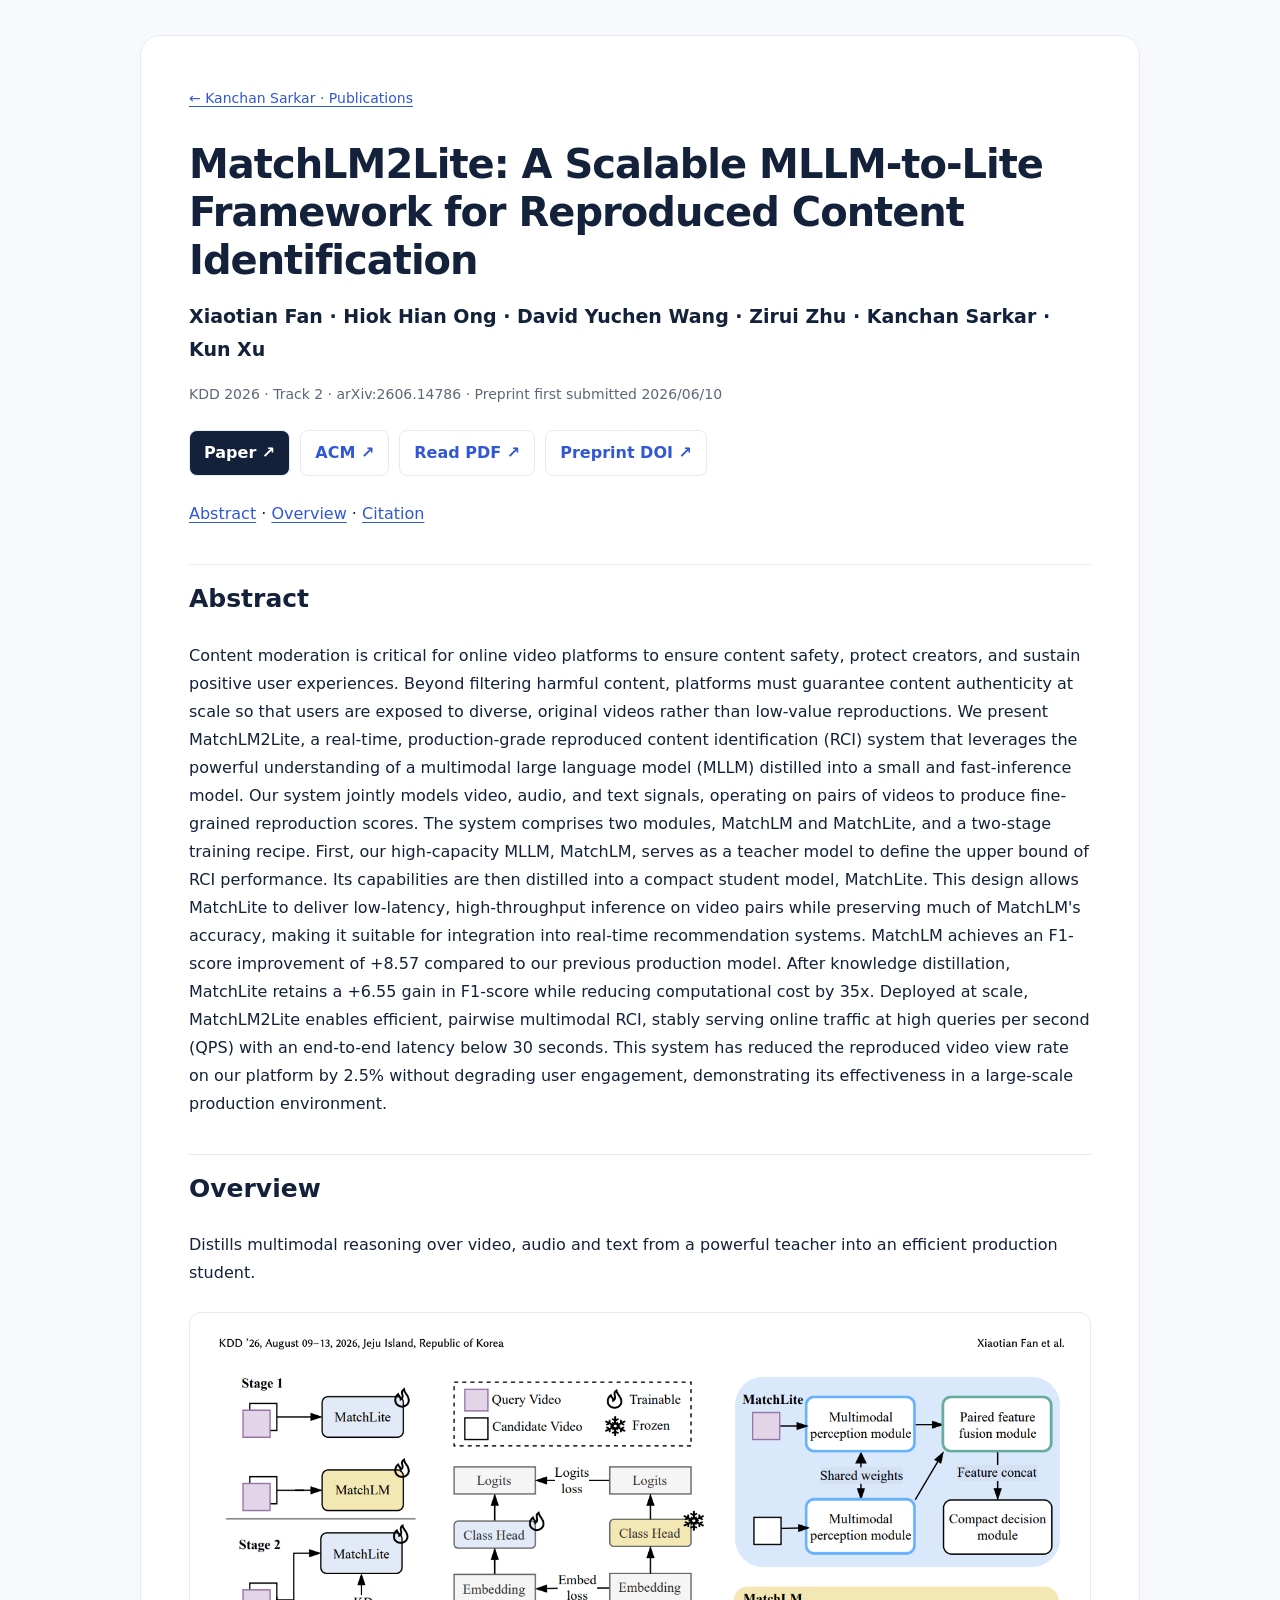
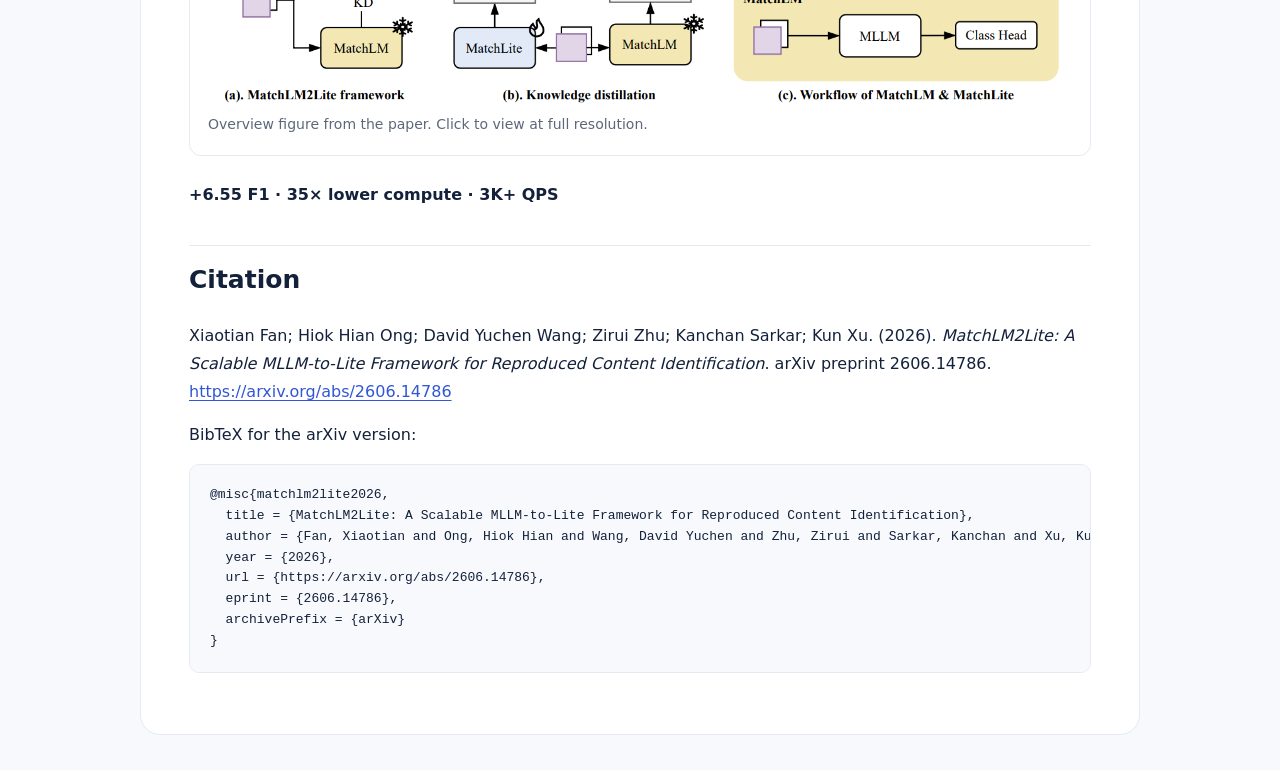
<file: files/matchlm2lite.html>
<!doctype html><html lang="en"><head><meta charset="utf-8"><meta name="viewport" content="width=device-width,initial-scale=1"><title>MatchLM2Lite: A Scalable MLLM-to-Lite Framework for Reproduced Content Identification</title><meta name="description" content="Distills multimodal reasoning over video, audio and text from a powerful teacher into an efficient production student."><link rel="canonical" href="https://kanchaniit.github.io/files/matchlm2lite.html"><meta name="robots" content="index,follow"><meta name="citation_title" content="MatchLM2Lite: A Scalable MLLM-to-Lite Framework for Reproduced Content Identification"><meta name="citation_author" content="Xiaotian Fan"><meta name="citation_author" content="Hiok Hian Ong"><meta name="citation_author" content="David Yuchen Wang"><meta name="citation_author" content="Zirui Zhu"><meta name="citation_author" content="Kanchan Sarkar"><meta name="citation_author" content="Kun Xu"><meta name="citation_doi" content="10.48550/arXiv.2606.14786"><meta name="citation_publication_date" content="2026/06/10"><meta name="citation_pdf_url" content="https://arxiv.org/pdf/2606.14786"><meta property="og:title" content="MatchLM2Lite: A Scalable MLLM-to-Lite Framework for Reproduced Content Identification"><meta property="og:type" content="article"><meta property="og:url" content="https://kanchaniit.github.io/files/matchlm2lite.html"><meta property="og:image" content="https://kanchaniit.github.io/images/matchlm2lite.png"><script type="application/ld+json">{"@context": "https://schema.org", "@type": "ScholarlyArticle", "name": "MatchLM2Lite: A Scalable MLLM-to-Lite Framework for Reproduced Content Identification", "author": [{"@type": "Person", "name": "Xiaotian Fan"}, {"@type": "Person", "name": "Hiok Hian Ong"}, {"@type": "Person", "name": "David Yuchen Wang"}, {"@type": "Person", "name": "Zirui Zhu"}, {"@type": "Person", "name": "Kanchan Sarkar"}, {"@type": "Person", "name": "Kun Xu"}], "datePublished": "2026-06-10", "url": "https://kanchaniit.github.io/files/matchlm2lite.html", "abstract": "Content moderation is critical for online video platforms to ensure content safety, protect creators, and sustain positive user experiences. Beyond filtering harmful content, platforms must guarantee content authenticity at scale so that users are exposed to diverse, original videos rather than low-value reproductions. We present MatchLM2Lite, a real-time, production-grade reproduced content identification (RCI) system that leverages the powerful understanding of a multimodal large language model (MLLM) distilled into a small and fast-inference model. Our system jointly models video, audio, and text signals, operating on pairs of videos to produce fine-grained reproduction scores. The system comprises two modules, MatchLM and MatchLite, and a two-stage training recipe. First, our high-capacity MLLM, MatchLM, serves as a teacher model to define the upper bound of RCI performance. Its capabilities are then distilled into a compact student model, MatchLite. This design allows MatchLite to deliver low-latency, high-throughput inference on video pairs while preserving much of MatchLM's accuracy, making it suitable for integration into real-time recommendation systems. MatchLM achieves an F1-score improvement of +8.57 compared to our previous production model. After knowledge distillation, MatchLite retains a +6.55 gain in F1-score while reducing computational cost by 35x. Deployed at scale, MatchLM2Lite enables efficient, pairwise multimodal RCI, stably serving online traffic at high queries per second (QPS) with an end-to-end latency below 30 seconds. This system has reduced the reproduced video view rate on our platform by 2.5% without degrading user engagement, demonstrating its effectiveness in a large-scale production environment.", "encoding": {"@type": "MediaObject", "contentUrl": "https://arxiv.org/pdf/2606.14786", "encodingFormat": "application/pdf"}}</script><style>
:root{--ink:#13213a;--muted:#5c687a;--blue:#3157d5;--line:#e5eaf2}*{box-sizing:border-box}html{scroll-behavior:smooth}body{margin:0;font-family:Inter,system-ui,sans-serif;line-height:1.75;color:var(--ink);background:#f7f9fc}main{max-width:1000px;margin:35px auto;background:#fff;border:1px solid var(--line);border-radius:20px;padding:48px}a{color:var(--blue);text-underline-offset:3px}.back{font-size:14px}h1{font-size:40px;line-height:1.2;letter-spacing:-.025em;margin:28px 0 16px}.authors{font-size:19px;font-weight:650}.affiliations,.date{color:var(--muted);font-size:14px}.actions{display:flex;gap:10px;flex-wrap:wrap;margin:24px 0}.actions a{padding:8px 14px;border:1px solid var(--line);border-radius:8px;text-decoration:none;font-weight:650}.actions a:first-child{background:var(--ink);color:white}h2{font-size:25px;margin-top:36px;padding-top:12px;border-top:1px solid var(--line)}p{margin:15px 0}figure{margin:25px 0;border:1px solid var(--line);border-radius:12px;padding:18px}figure img{width:100%;height:auto}figcaption{color:var(--muted);font-size:14px}.results{display:grid;grid-template-columns:repeat(3,1fr);gap:12px}.result{padding:18px;background:#edf2ff;border-radius:10px}.result strong{display:block;font-size:25px}.result span{font-size:14px}pre{padding:20px;background:#f7f9fc;border:1px solid var(--line);border-radius:10px;overflow-x:auto;font-size:13px;line-height:1.6}@media(max-width:650px){main{margin:0;border:0;border-radius:0;padding:25px 20px}h1{font-size:30px}.results{grid-template-columns:1fr}}
</style></head><body><main><a class="back" href="../index.html#publications">← Kanchan Sarkar · Publications</a><header><h1>MatchLM2Lite: A Scalable MLLM-to-Lite Framework for Reproduced Content Identification</h1><div class="authors">Xiaotian Fan · Hiok Hian Ong · David Yuchen Wang · Zirui Zhu · Kanchan Sarkar · Kun Xu</div><p class="date">KDD 2026 · Track 2 · arXiv:2606.14786 · Preprint first submitted 2026/06/10</p></header><div class="actions"><a href="https://arxiv.org/abs/2606.14786" target="_blank">Paper ↗</a><a href="https://doi.org/10.1145/3770855.3818444" target="_blank">ACM ↗</a><a href="https://arxiv.org/pdf/2606.14786">Read PDF ↗</a><a href="https://doi.org/10.48550/arXiv.2606.14786">Preprint DOI ↗</a></div><nav aria-label="Page contents"><a href="#abstract">Abstract</a> · <a href="#overview">Overview</a> · <a href="#citation">Citation</a></nav><h2 id="abstract">Abstract</h2><p>Content moderation is critical for online video platforms to ensure content safety, protect creators, and sustain positive user experiences. Beyond filtering harmful content, platforms must guarantee content authenticity at scale so that users are exposed to diverse, original videos rather than low-value reproductions. We present MatchLM2Lite, a real-time, production-grade reproduced content identification (RCI) system that leverages the powerful understanding of a multimodal large language model (MLLM) distilled into a small and fast-inference model. Our system jointly models video, audio, and text signals, operating on pairs of videos to produce fine-grained reproduction scores. The system comprises two modules, MatchLM and MatchLite, and a two-stage training recipe. First, our high-capacity MLLM, MatchLM, serves as a teacher model to define the upper bound of RCI performance. Its capabilities are then distilled into a compact student model, MatchLite. This design allows MatchLite to deliver low-latency, high-throughput inference on video pairs while preserving much of MatchLM&#x27;s accuracy, making it suitable for integration into real-time recommendation systems. MatchLM achieves an F1-score improvement of +8.57 compared to our previous production model. After knowledge distillation, MatchLite retains a +6.55 gain in F1-score while reducing computational cost by 35x. Deployed at scale, MatchLM2Lite enables efficient, pairwise multimodal RCI, stably serving online traffic at high queries per second (QPS) with an end-to-end latency below 30 seconds. This system has reduced the reproduced video view rate on our platform by 2.5% without degrading user engagement, demonstrating its effectiveness in a large-scale production environment.</p><h2 id="overview">Overview</h2><p>Distills multimodal reasoning over video, audio and text from a powerful teacher into an efficient production student.</p><figure><a href="../images/matchlm2lite.png"><img src="../images/matchlm2lite.png" alt="MatchLM2Lite: A Scalable MLLM-to-Lite Framework for Reproduced Content Identification — overview figure" loading="lazy"></a><figcaption>Overview figure from the paper. Click to view at full resolution.</figcaption></figure><p><strong>+6.55 F1 · 35× lower compute · 3K+ QPS</strong></p><h2 id="citation">Citation</h2><p>Xiaotian Fan; Hiok Hian Ong; David Yuchen Wang; Zirui Zhu; Kanchan Sarkar; Kun Xu. (2026). <em>MatchLM2Lite: A Scalable MLLM-to-Lite Framework for Reproduced Content Identification</em>. arXiv preprint 2606.14786. <a href="https://arxiv.org/abs/2606.14786">https://arxiv.org/abs/2606.14786</a></p><p>BibTeX for the arXiv version:</p><pre><code>@misc{matchlm2lite2026,
  title = {MatchLM2Lite: A Scalable MLLM-to-Lite Framework for Reproduced Content Identification},
  author = {Fan, Xiaotian and Ong, Hiok Hian and Wang, David Yuchen and Zhu, Zirui and Sarkar, Kanchan and Xu, Kun},
  year = {2026},
  url = {https://arxiv.org/abs/2606.14786},
  eprint = {2606.14786},
  archivePrefix = {arXiv}
}</code></pre></main></body></html>
</file>
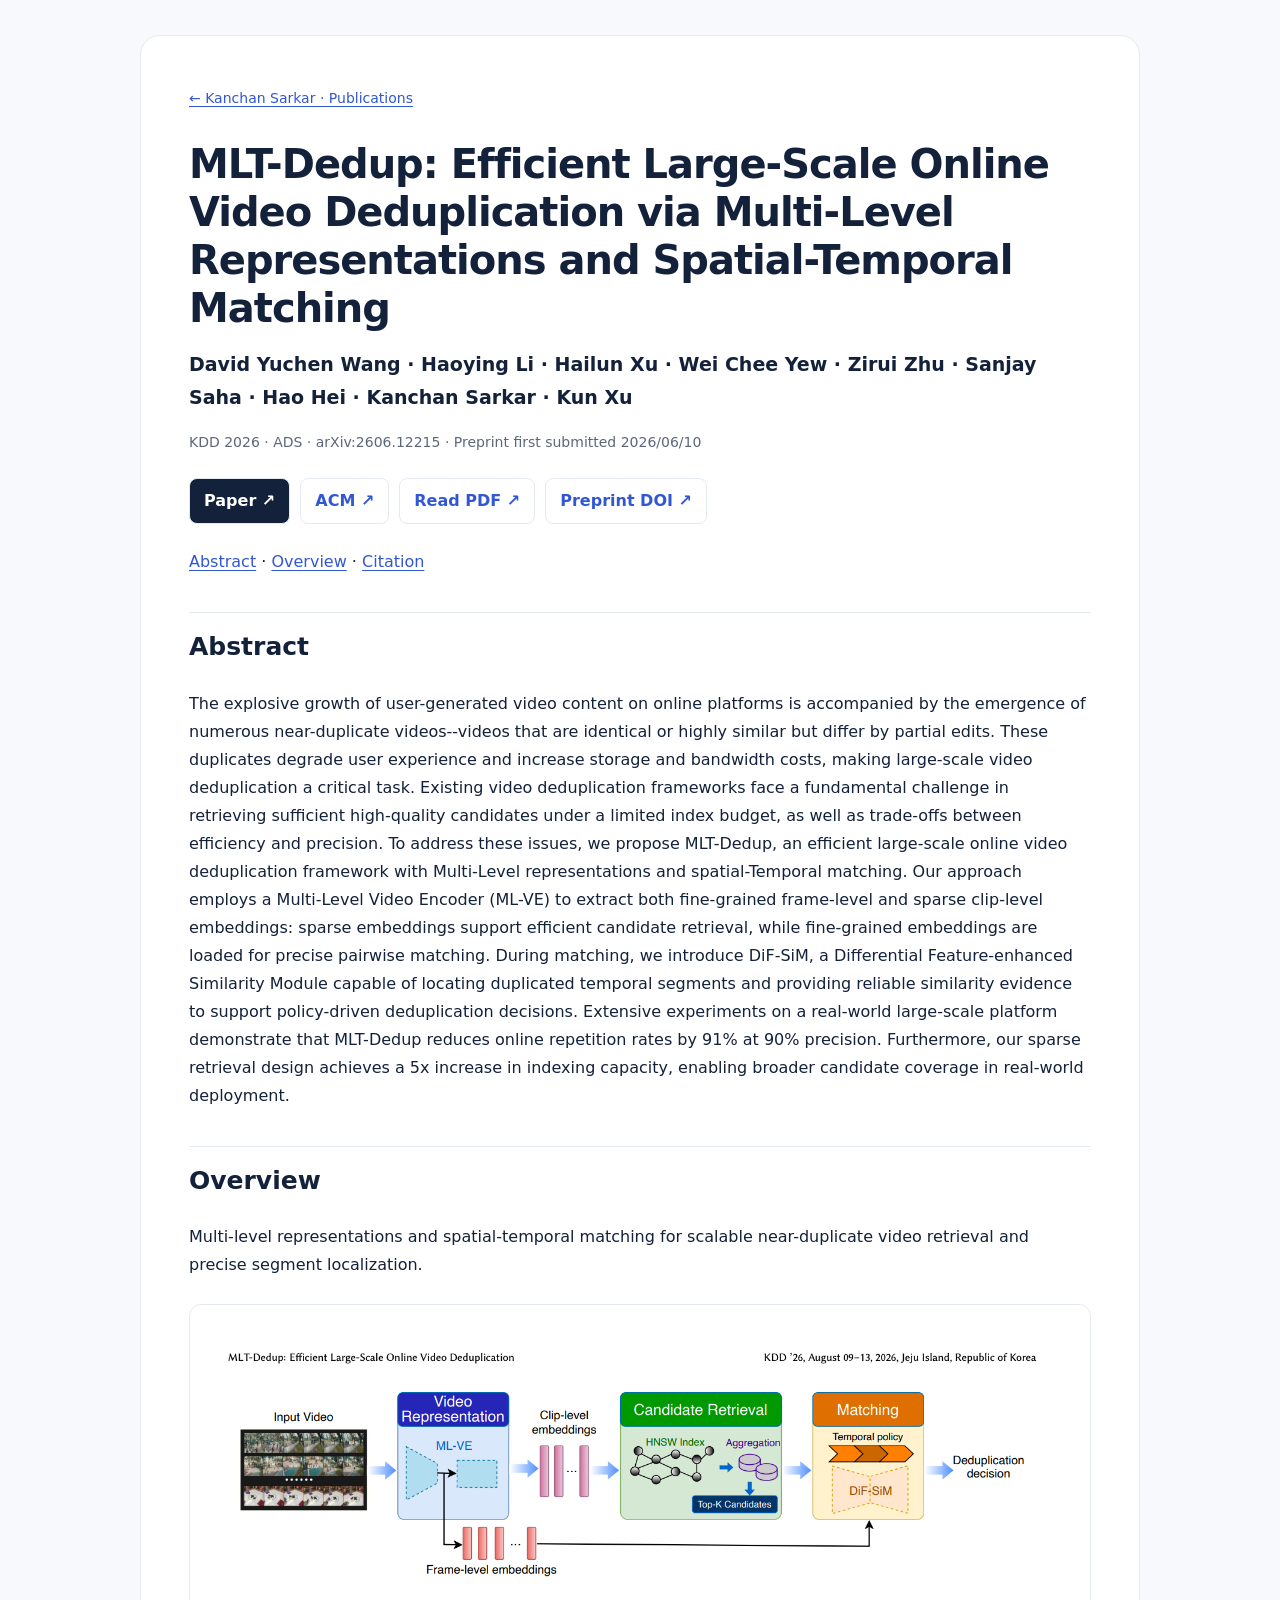
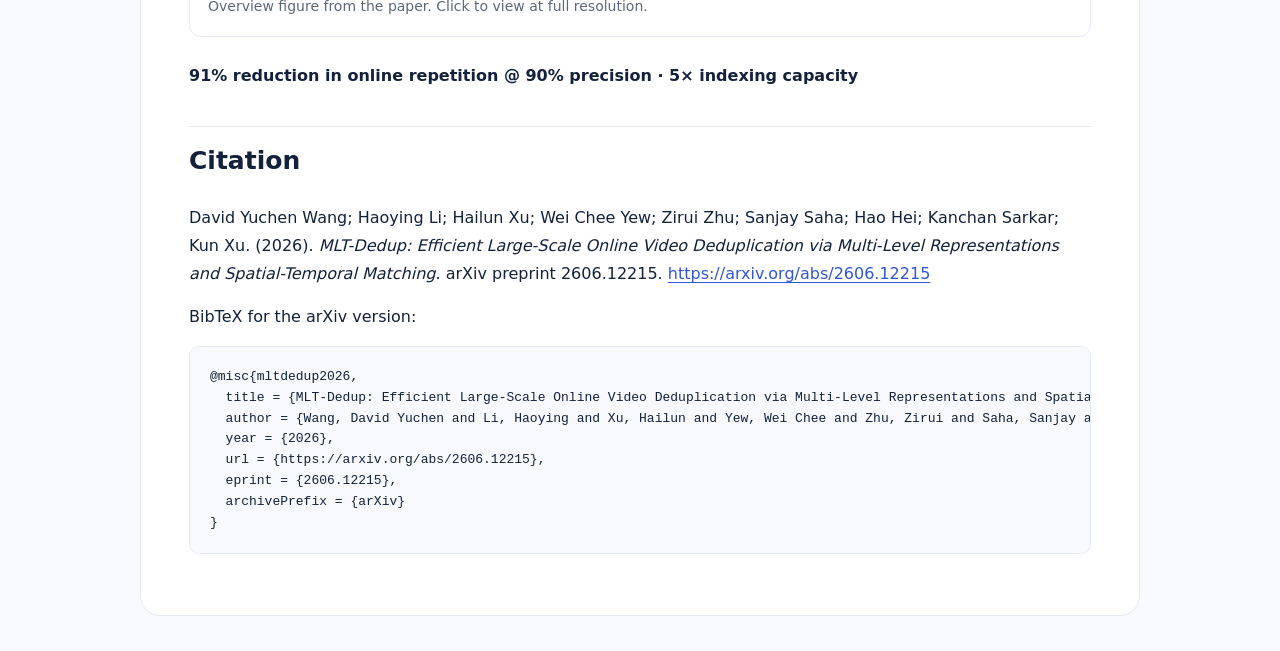
<file: files/mlt-dedup.html>
<!doctype html><html lang="en"><head><meta charset="utf-8"><meta name="viewport" content="width=device-width,initial-scale=1"><title>MLT-Dedup: Efficient Large-Scale Online Video Deduplication via Multi-Level Representations and Spatial-Temporal Matching</title><meta name="description" content="Multi-level representations and spatial-temporal matching for scalable near-duplicate video retrieval and precise segment localization."><link rel="canonical" href="https://kanchaniit.github.io/files/mlt-dedup.html"><meta name="robots" content="index,follow"><meta name="citation_title" content="MLT-Dedup: Efficient Large-Scale Online Video Deduplication via Multi-Level Representations and Spatial-Temporal Matching"><meta name="citation_author" content="David Yuchen Wang"><meta name="citation_author" content="Haoying Li"><meta name="citation_author" content="Hailun Xu"><meta name="citation_author" content="Wei Chee Yew"><meta name="citation_author" content="Zirui Zhu"><meta name="citation_author" content="Sanjay Saha"><meta name="citation_author" content="Hao Hei"><meta name="citation_author" content="Kanchan Sarkar"><meta name="citation_author" content="Kun Xu"><meta name="citation_doi" content="10.48550/arXiv.2606.12215"><meta name="citation_publication_date" content="2026/06/10"><meta name="citation_pdf_url" content="https://arxiv.org/pdf/2606.12215"><meta property="og:title" content="MLT-Dedup: Efficient Large-Scale Online Video Deduplication via Multi-Level Representations and Spatial-Temporal Matching"><meta property="og:type" content="article"><meta property="og:url" content="https://kanchaniit.github.io/files/mlt-dedup.html"><meta property="og:image" content="https://kanchaniit.github.io/images/mlt-dedup.png"><script type="application/ld+json">{"@context": "https://schema.org", "@type": "ScholarlyArticle", "name": "MLT-Dedup: Efficient Large-Scale Online Video Deduplication via Multi-Level Representations and Spatial-Temporal Matching", "author": [{"@type": "Person", "name": "David Yuchen Wang"}, {"@type": "Person", "name": "Haoying Li"}, {"@type": "Person", "name": "Hailun Xu"}, {"@type": "Person", "name": "Wei Chee Yew"}, {"@type": "Person", "name": "Zirui Zhu"}, {"@type": "Person", "name": "Sanjay Saha"}, {"@type": "Person", "name": "Hao Hei"}, {"@type": "Person", "name": "Kanchan Sarkar"}, {"@type": "Person", "name": "Kun Xu"}], "datePublished": "2026-06-10", "url": "https://kanchaniit.github.io/files/mlt-dedup.html", "abstract": "The explosive growth of user-generated video content on online platforms is accompanied by the emergence of numerous near-duplicate videos--videos that are identical or highly similar but differ by partial edits. These duplicates degrade user experience and increase storage and bandwidth costs, making large-scale video deduplication a critical task. Existing video deduplication frameworks face a fundamental challenge in retrieving sufficient high-quality candidates under a limited index budget, as well as trade-offs between efficiency and precision. To address these issues, we propose MLT-Dedup, an efficient large-scale online video deduplication framework with Multi-Level representations and spatial-Temporal matching. Our approach employs a Multi-Level Video Encoder (ML-VE) to extract both fine-grained frame-level and sparse clip-level embeddings: sparse embeddings support efficient candidate retrieval, while fine-grained embeddings are loaded for precise pairwise matching. During matching, we introduce DiF-SiM, a Differential Feature-enhanced Similarity Module capable of locating duplicated temporal segments and providing reliable similarity evidence to support policy-driven deduplication decisions. Extensive experiments on a real-world large-scale platform demonstrate that MLT-Dedup reduces online repetition rates by 91% at 90% precision. Furthermore, our sparse retrieval design achieves a 5x increase in indexing capacity, enabling broader candidate coverage in real-world deployment.", "encoding": {"@type": "MediaObject", "contentUrl": "https://arxiv.org/pdf/2606.12215", "encodingFormat": "application/pdf"}}</script><style>
:root{--ink:#13213a;--muted:#5c687a;--blue:#3157d5;--line:#e5eaf2}*{box-sizing:border-box}html{scroll-behavior:smooth}body{margin:0;font-family:Inter,system-ui,sans-serif;line-height:1.75;color:var(--ink);background:#f7f9fc}main{max-width:1000px;margin:35px auto;background:#fff;border:1px solid var(--line);border-radius:20px;padding:48px}a{color:var(--blue);text-underline-offset:3px}.back{font-size:14px}h1{font-size:40px;line-height:1.2;letter-spacing:-.025em;margin:28px 0 16px}.authors{font-size:19px;font-weight:650}.affiliations,.date{color:var(--muted);font-size:14px}.actions{display:flex;gap:10px;flex-wrap:wrap;margin:24px 0}.actions a{padding:8px 14px;border:1px solid var(--line);border-radius:8px;text-decoration:none;font-weight:650}.actions a:first-child{background:var(--ink);color:white}h2{font-size:25px;margin-top:36px;padding-top:12px;border-top:1px solid var(--line)}p{margin:15px 0}figure{margin:25px 0;border:1px solid var(--line);border-radius:12px;padding:18px}figure img{width:100%;height:auto}figcaption{color:var(--muted);font-size:14px}.results{display:grid;grid-template-columns:repeat(3,1fr);gap:12px}.result{padding:18px;background:#edf2ff;border-radius:10px}.result strong{display:block;font-size:25px}.result span{font-size:14px}pre{padding:20px;background:#f7f9fc;border:1px solid var(--line);border-radius:10px;overflow-x:auto;font-size:13px;line-height:1.6}@media(max-width:650px){main{margin:0;border:0;border-radius:0;padding:25px 20px}h1{font-size:30px}.results{grid-template-columns:1fr}}
</style></head><body><main><a class="back" href="../index.html#publications">← Kanchan Sarkar · Publications</a><header><h1>MLT-Dedup: Efficient Large-Scale Online Video Deduplication via Multi-Level Representations and Spatial-Temporal Matching</h1><div class="authors">David Yuchen Wang · Haoying Li · Hailun Xu · Wei Chee Yew · Zirui Zhu · Sanjay Saha · Hao Hei · Kanchan Sarkar · Kun Xu</div><p class="date">KDD 2026 · ADS · arXiv:2606.12215 · Preprint first submitted 2026/06/10</p></header><div class="actions"><a href="https://arxiv.org/abs/2606.12215" target="_blank">Paper ↗</a><a href="https://doi.org/10.1145/3770855.3818450" target="_blank">ACM ↗</a><a href="https://arxiv.org/pdf/2606.12215">Read PDF ↗</a><a href="https://doi.org/10.48550/arXiv.2606.12215">Preprint DOI ↗</a></div><nav aria-label="Page contents"><a href="#abstract">Abstract</a> · <a href="#overview">Overview</a> · <a href="#citation">Citation</a></nav><h2 id="abstract">Abstract</h2><p>The explosive growth of user-generated video content on online platforms is accompanied by the emergence of numerous near-duplicate videos--videos that are identical or highly similar but differ by partial edits. These duplicates degrade user experience and increase storage and bandwidth costs, making large-scale video deduplication a critical task. Existing video deduplication frameworks face a fundamental challenge in retrieving sufficient high-quality candidates under a limited index budget, as well as trade-offs between efficiency and precision. To address these issues, we propose MLT-Dedup, an efficient large-scale online video deduplication framework with Multi-Level representations and spatial-Temporal matching. Our approach employs a Multi-Level Video Encoder (ML-VE) to extract both fine-grained frame-level and sparse clip-level embeddings: sparse embeddings support efficient candidate retrieval, while fine-grained embeddings are loaded for precise pairwise matching. During matching, we introduce DiF-SiM, a Differential Feature-enhanced Similarity Module capable of locating duplicated temporal segments and providing reliable similarity evidence to support policy-driven deduplication decisions. Extensive experiments on a real-world large-scale platform demonstrate that MLT-Dedup reduces online repetition rates by 91% at 90% precision. Furthermore, our sparse retrieval design achieves a 5x increase in indexing capacity, enabling broader candidate coverage in real-world deployment.</p><h2 id="overview">Overview</h2><p>Multi-level representations and spatial-temporal matching for scalable near-duplicate video retrieval and precise segment localization.</p><figure><a href="../images/mlt-dedup.png"><img src="../images/mlt-dedup.png" alt="MLT-Dedup: Efficient Large-Scale Online Video Deduplication via Multi-Level Representations and Spatial-Temporal Matching — overview figure" loading="lazy"></a><figcaption>Overview figure from the paper. Click to view at full resolution.</figcaption></figure><p><strong>91% reduction in online repetition @ 90% precision · 5× indexing capacity</strong></p><h2 id="citation">Citation</h2><p>David Yuchen Wang; Haoying Li; Hailun Xu; Wei Chee Yew; Zirui Zhu; Sanjay Saha; Hao Hei; Kanchan Sarkar; Kun Xu. (2026). <em>MLT-Dedup: Efficient Large-Scale Online Video Deduplication via Multi-Level Representations and Spatial-Temporal Matching</em>. arXiv preprint 2606.12215. <a href="https://arxiv.org/abs/2606.12215">https://arxiv.org/abs/2606.12215</a></p><p>BibTeX for the arXiv version:</p><pre><code>@misc{mltdedup2026,
  title = {MLT-Dedup: Efficient Large-Scale Online Video Deduplication via Multi-Level Representations and Spatial-Temporal Matching},
  author = {Wang, David Yuchen and Li, Haoying and Xu, Hailun and Yew, Wei Chee and Zhu, Zirui and Saha, Sanjay and Hei, Hao and Sarkar, Kanchan and Xu, Kun},
  year = {2026},
  url = {https://arxiv.org/abs/2606.12215},
  eprint = {2606.12215},
  archivePrefix = {arXiv}
}</code></pre></main></body></html>
</file>
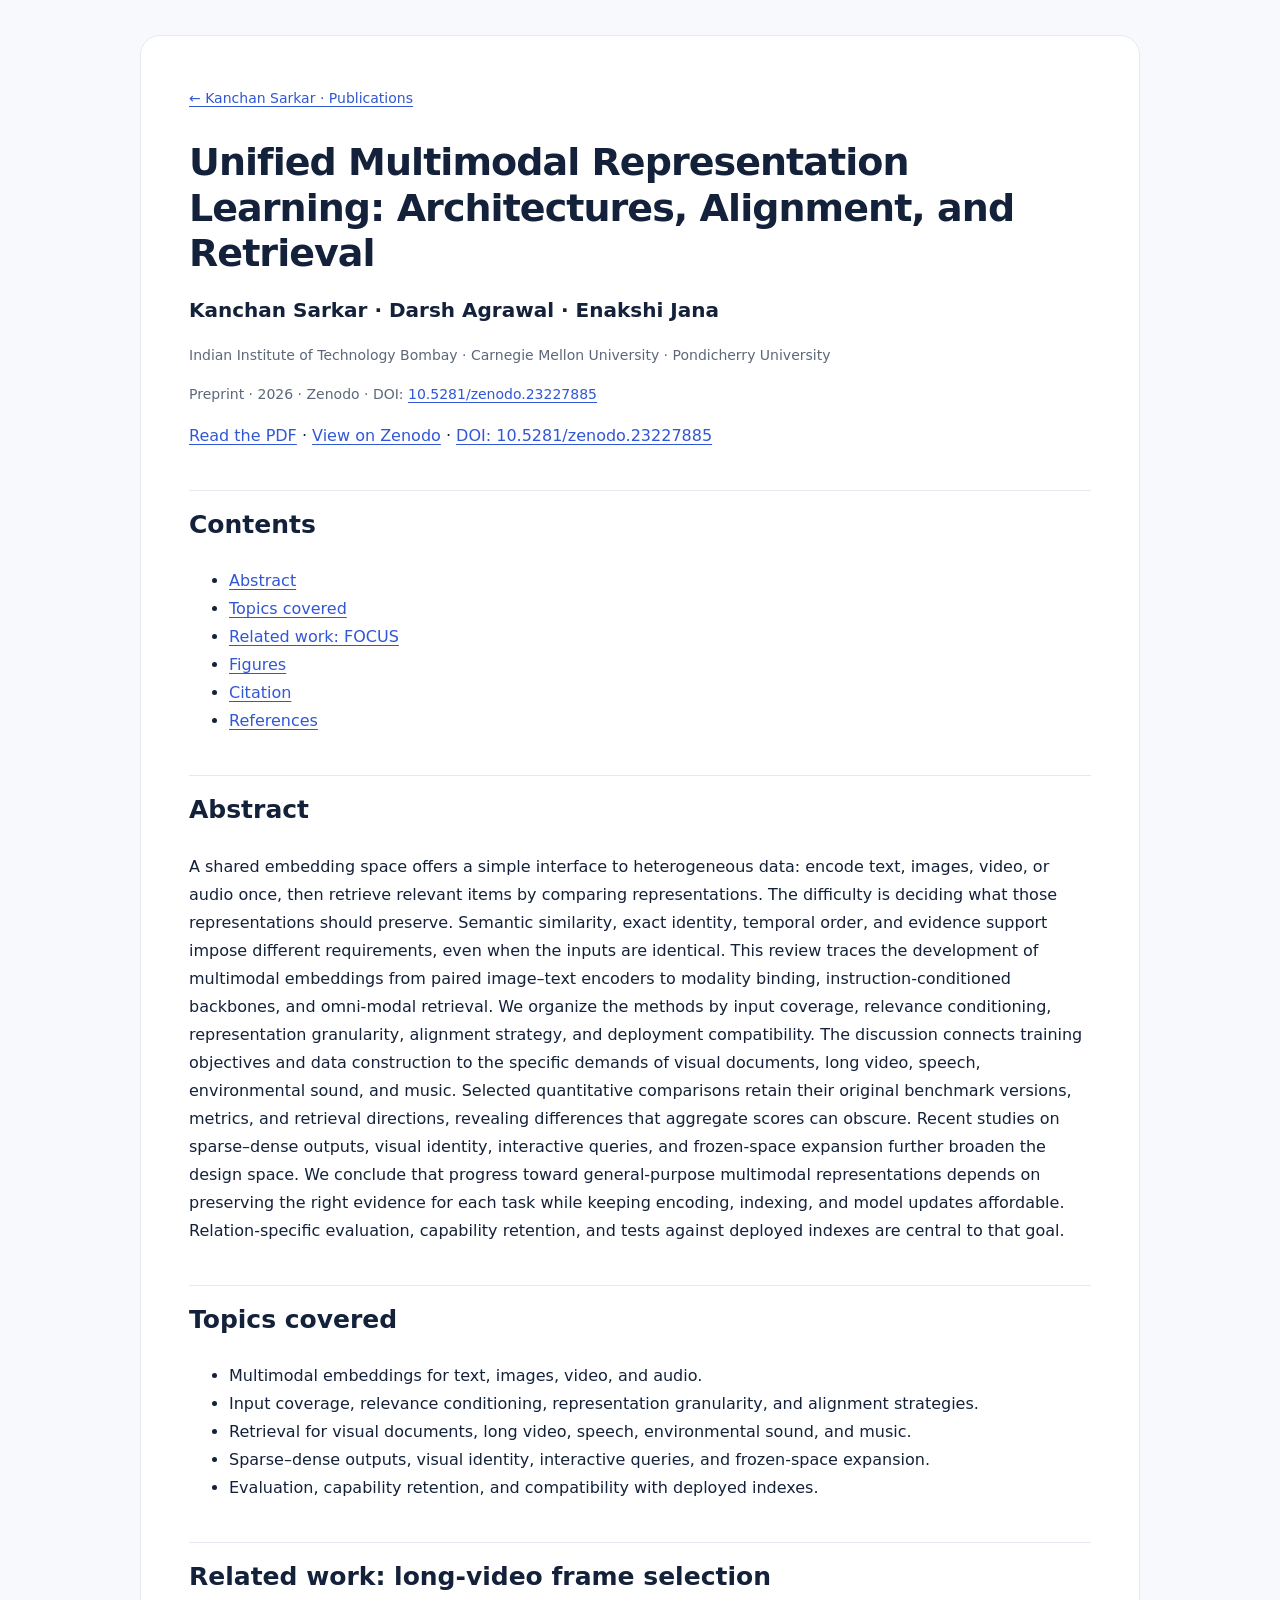
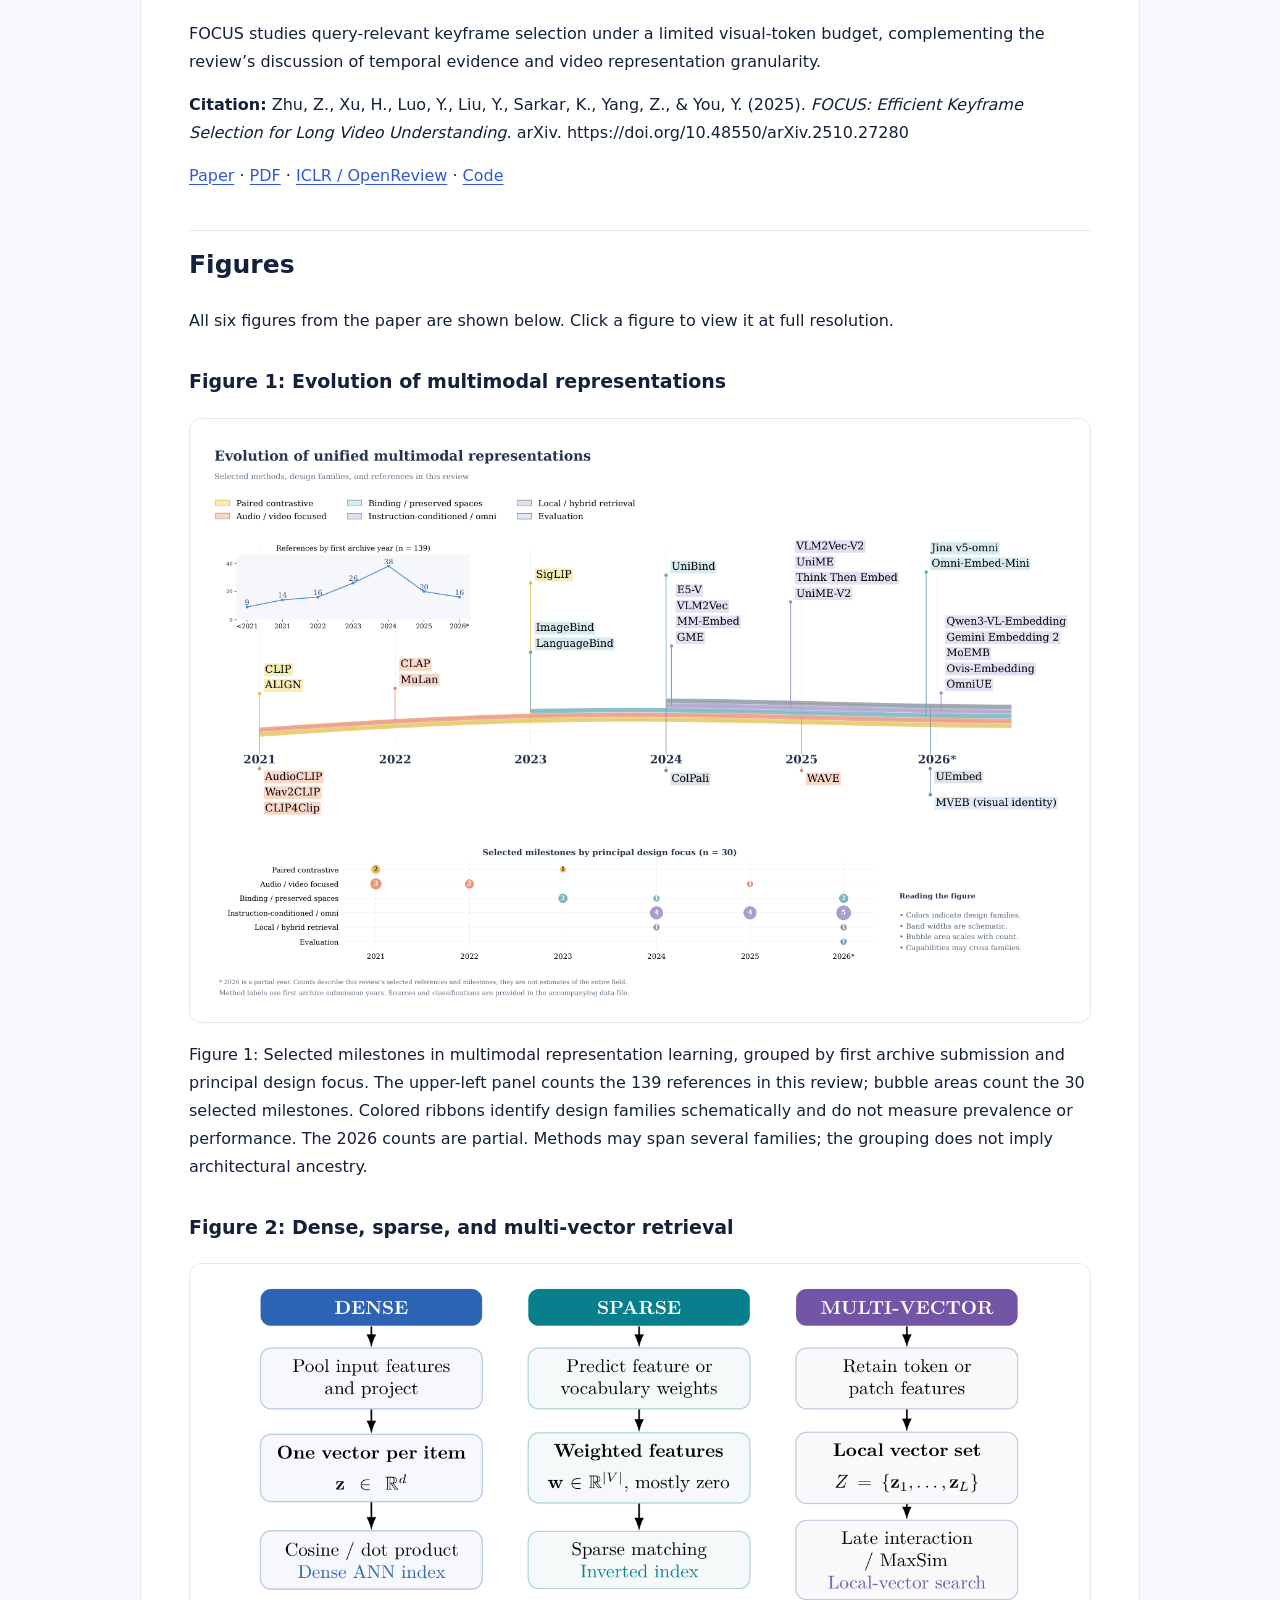
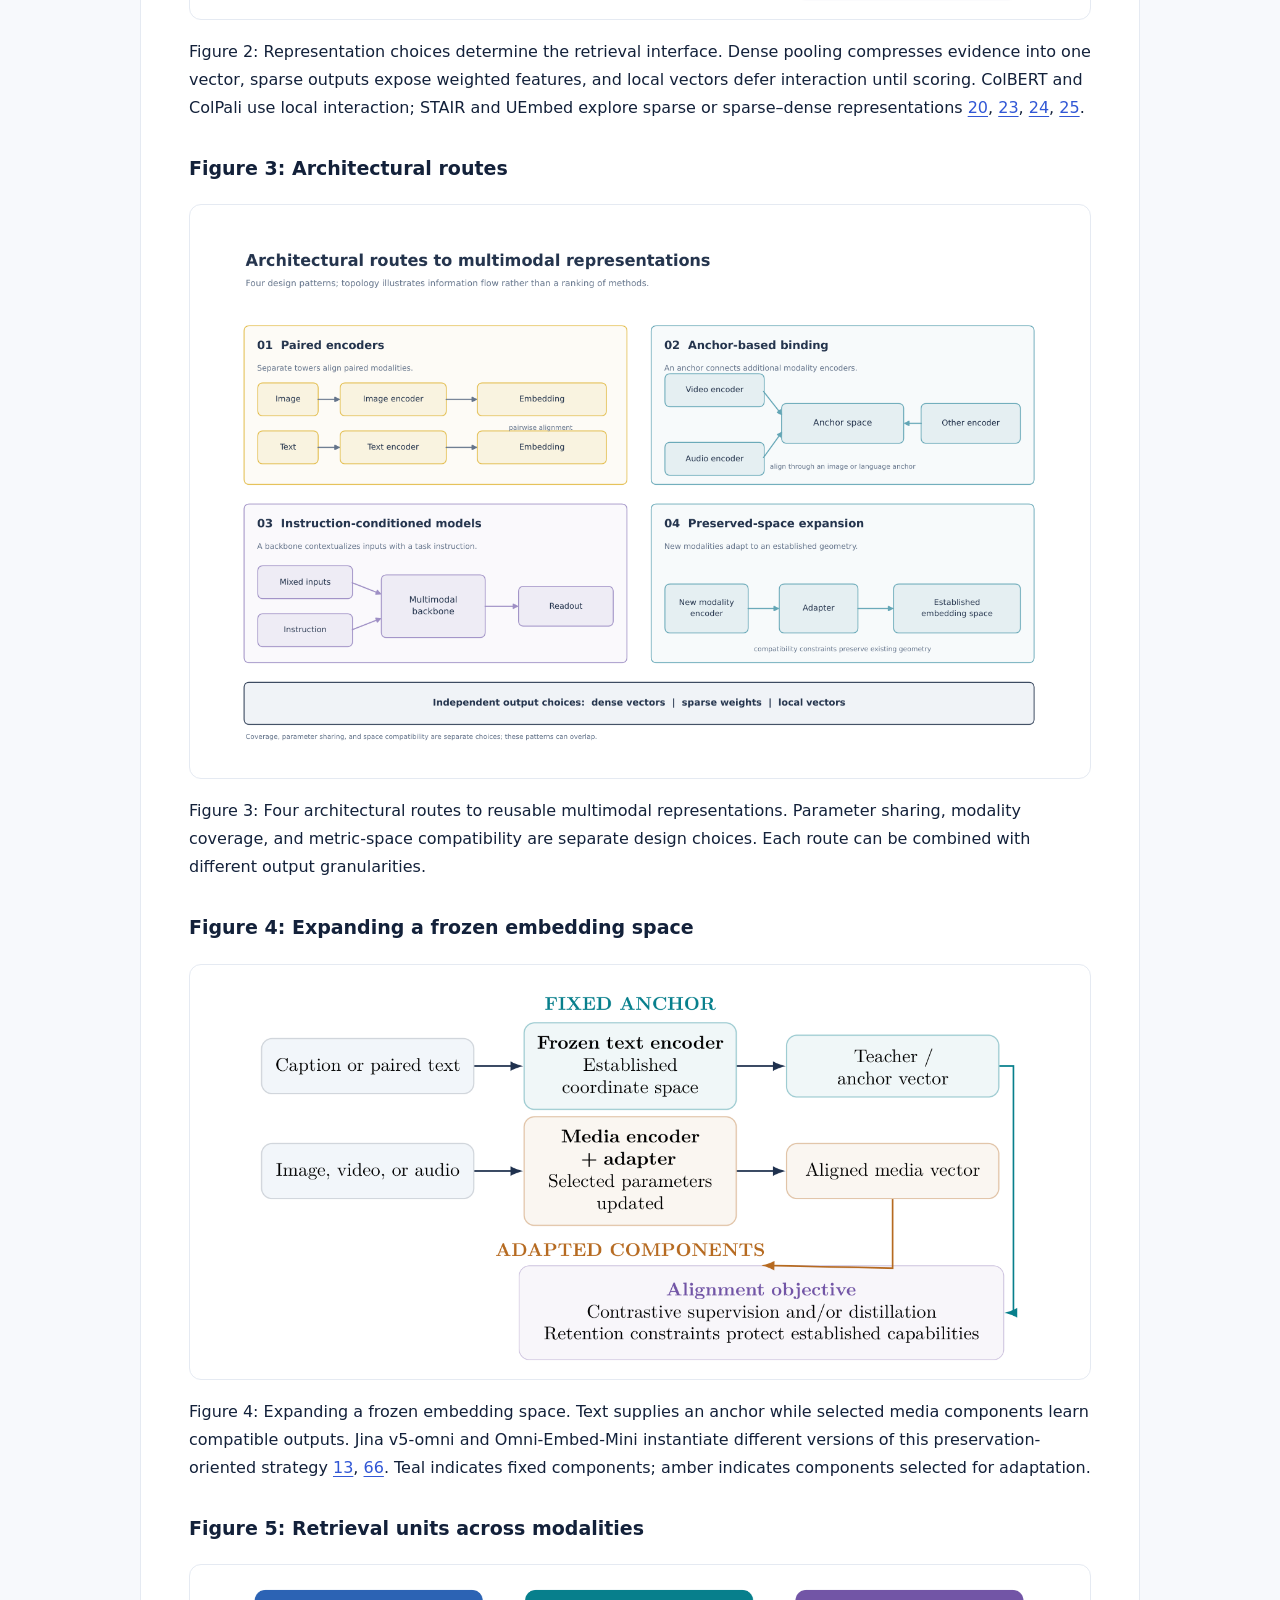
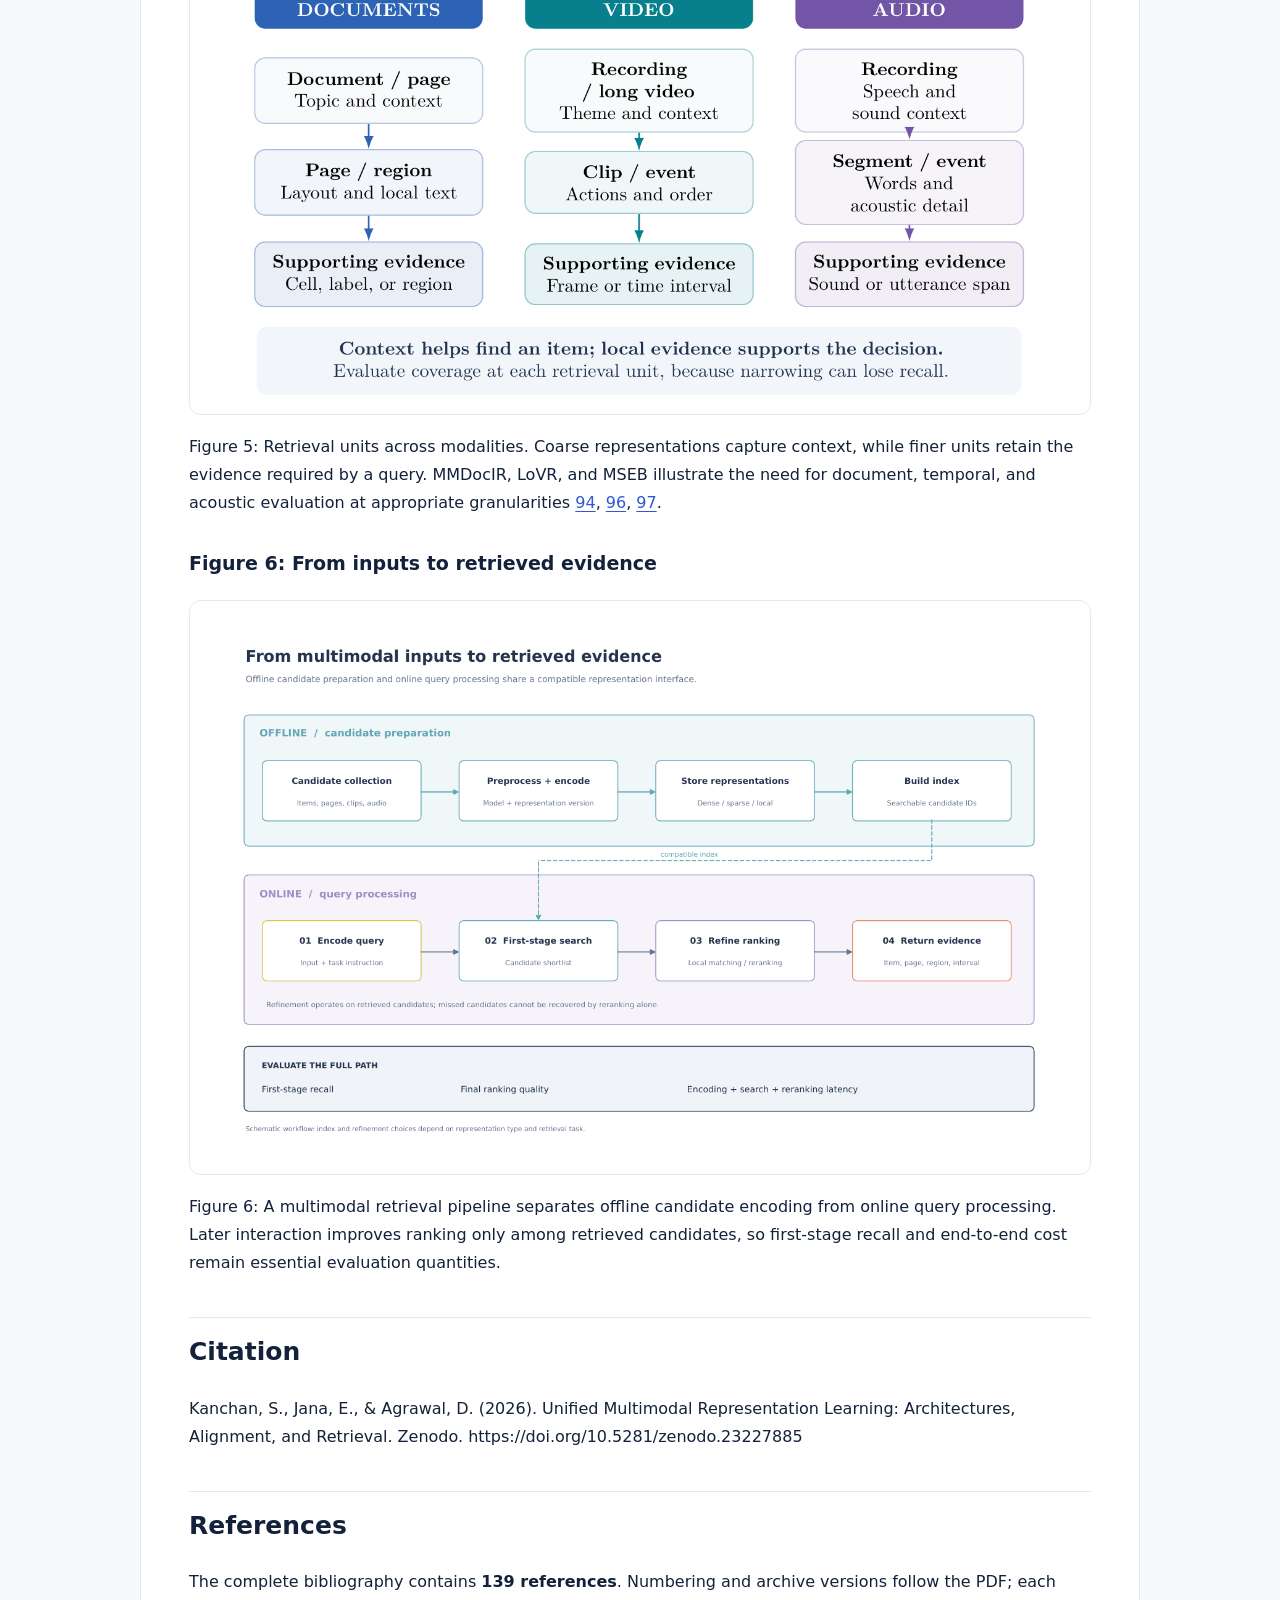
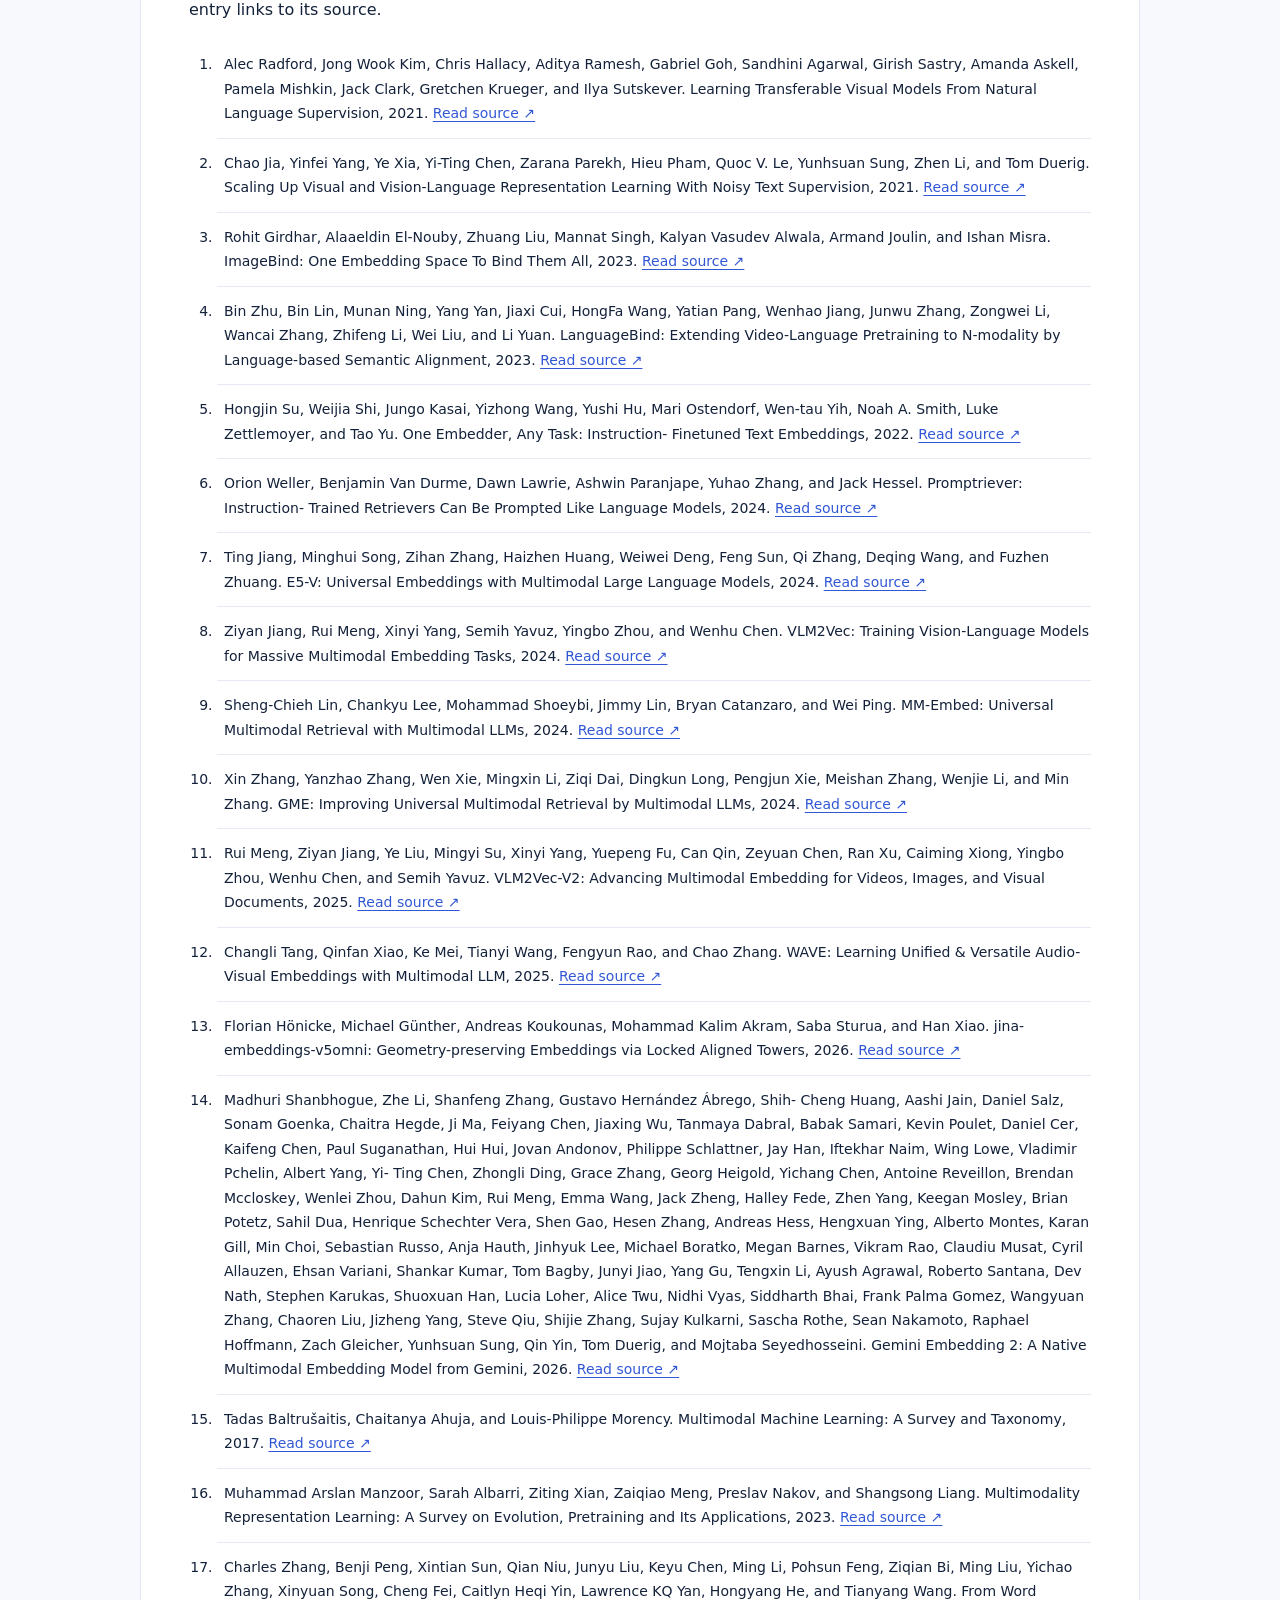
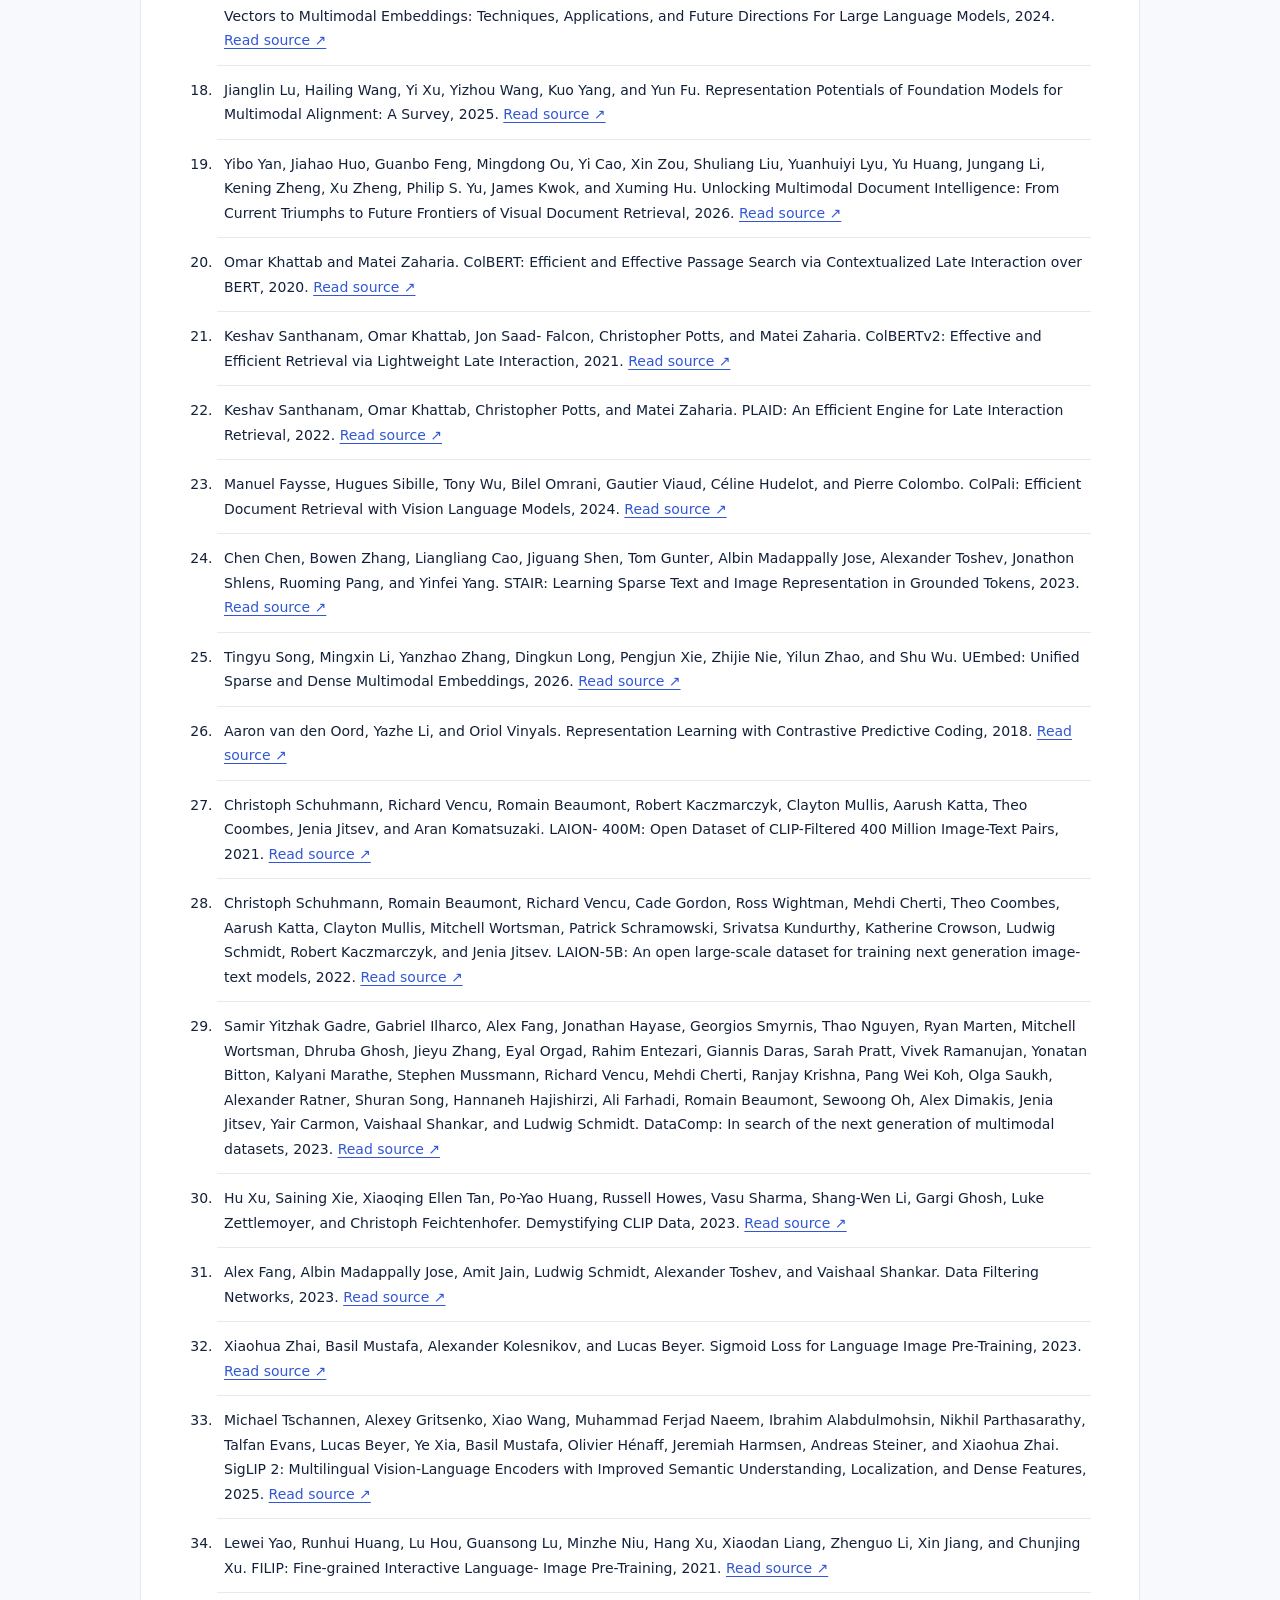
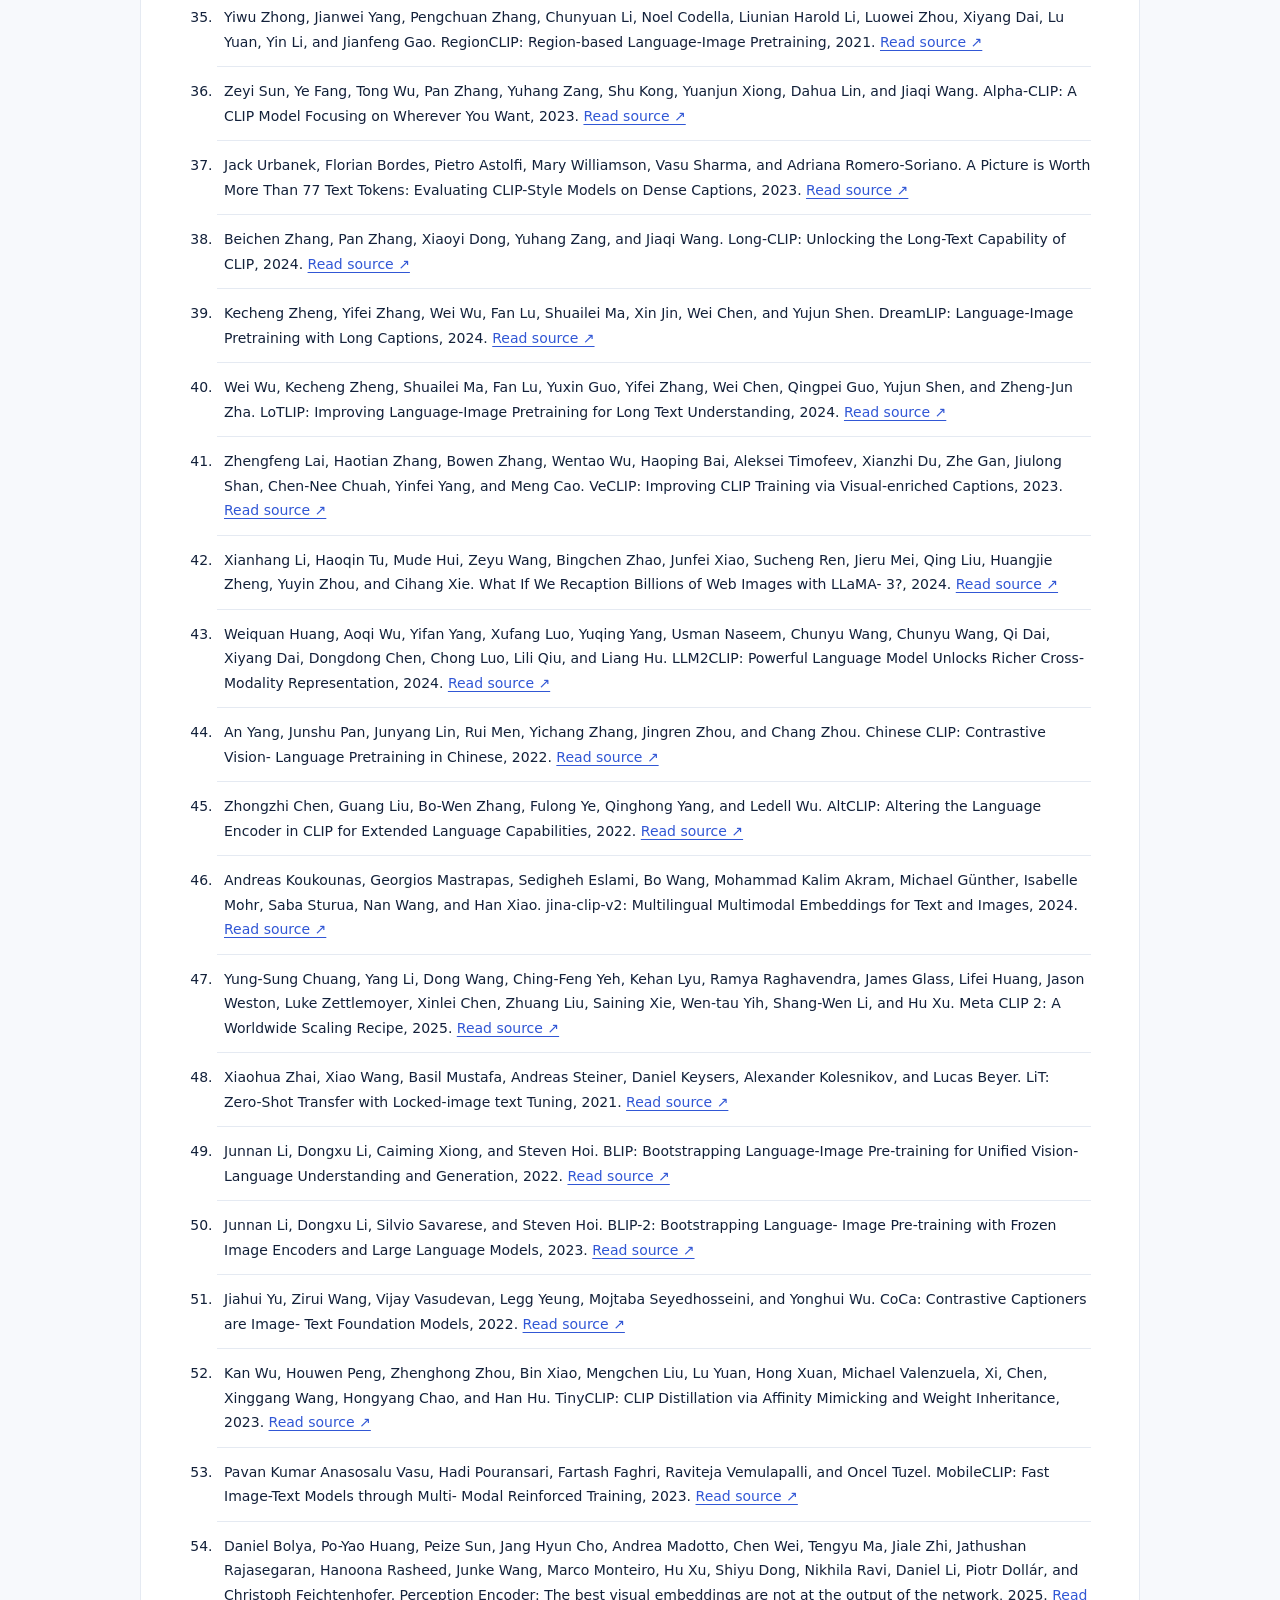
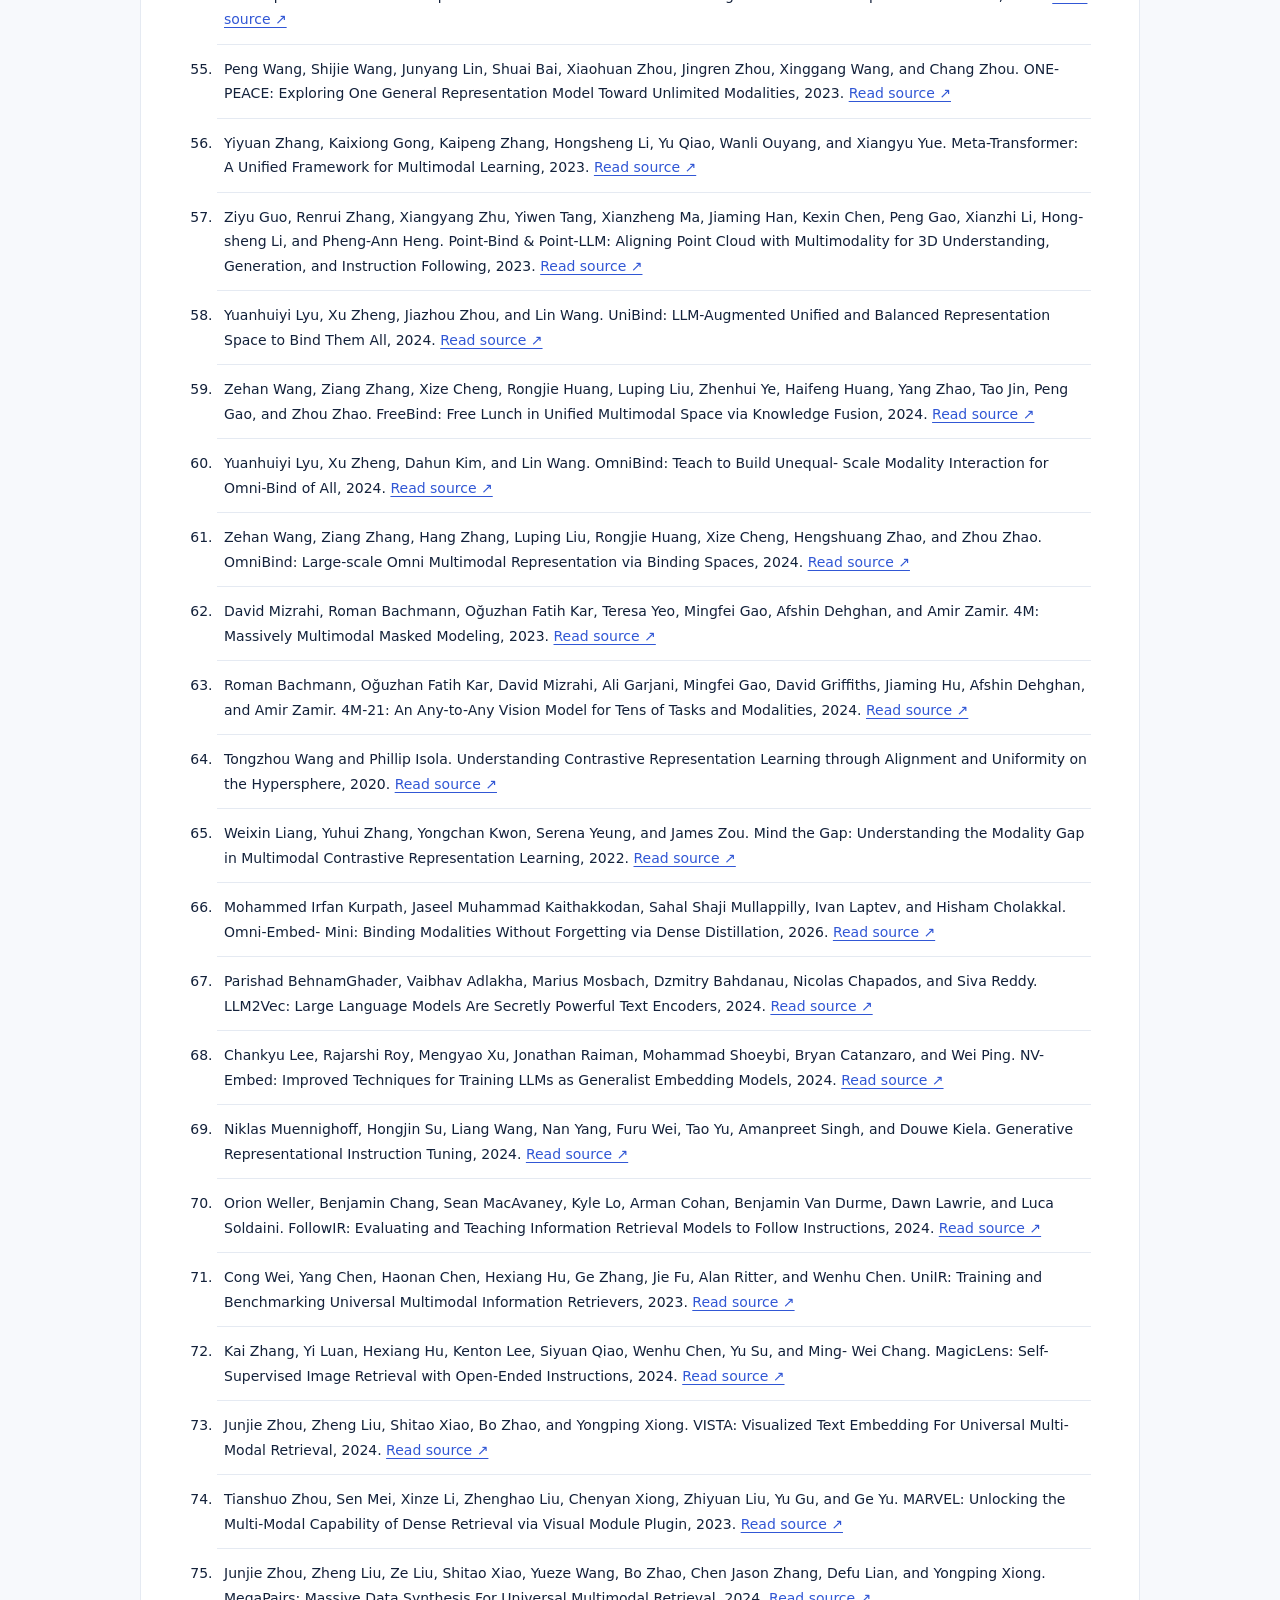
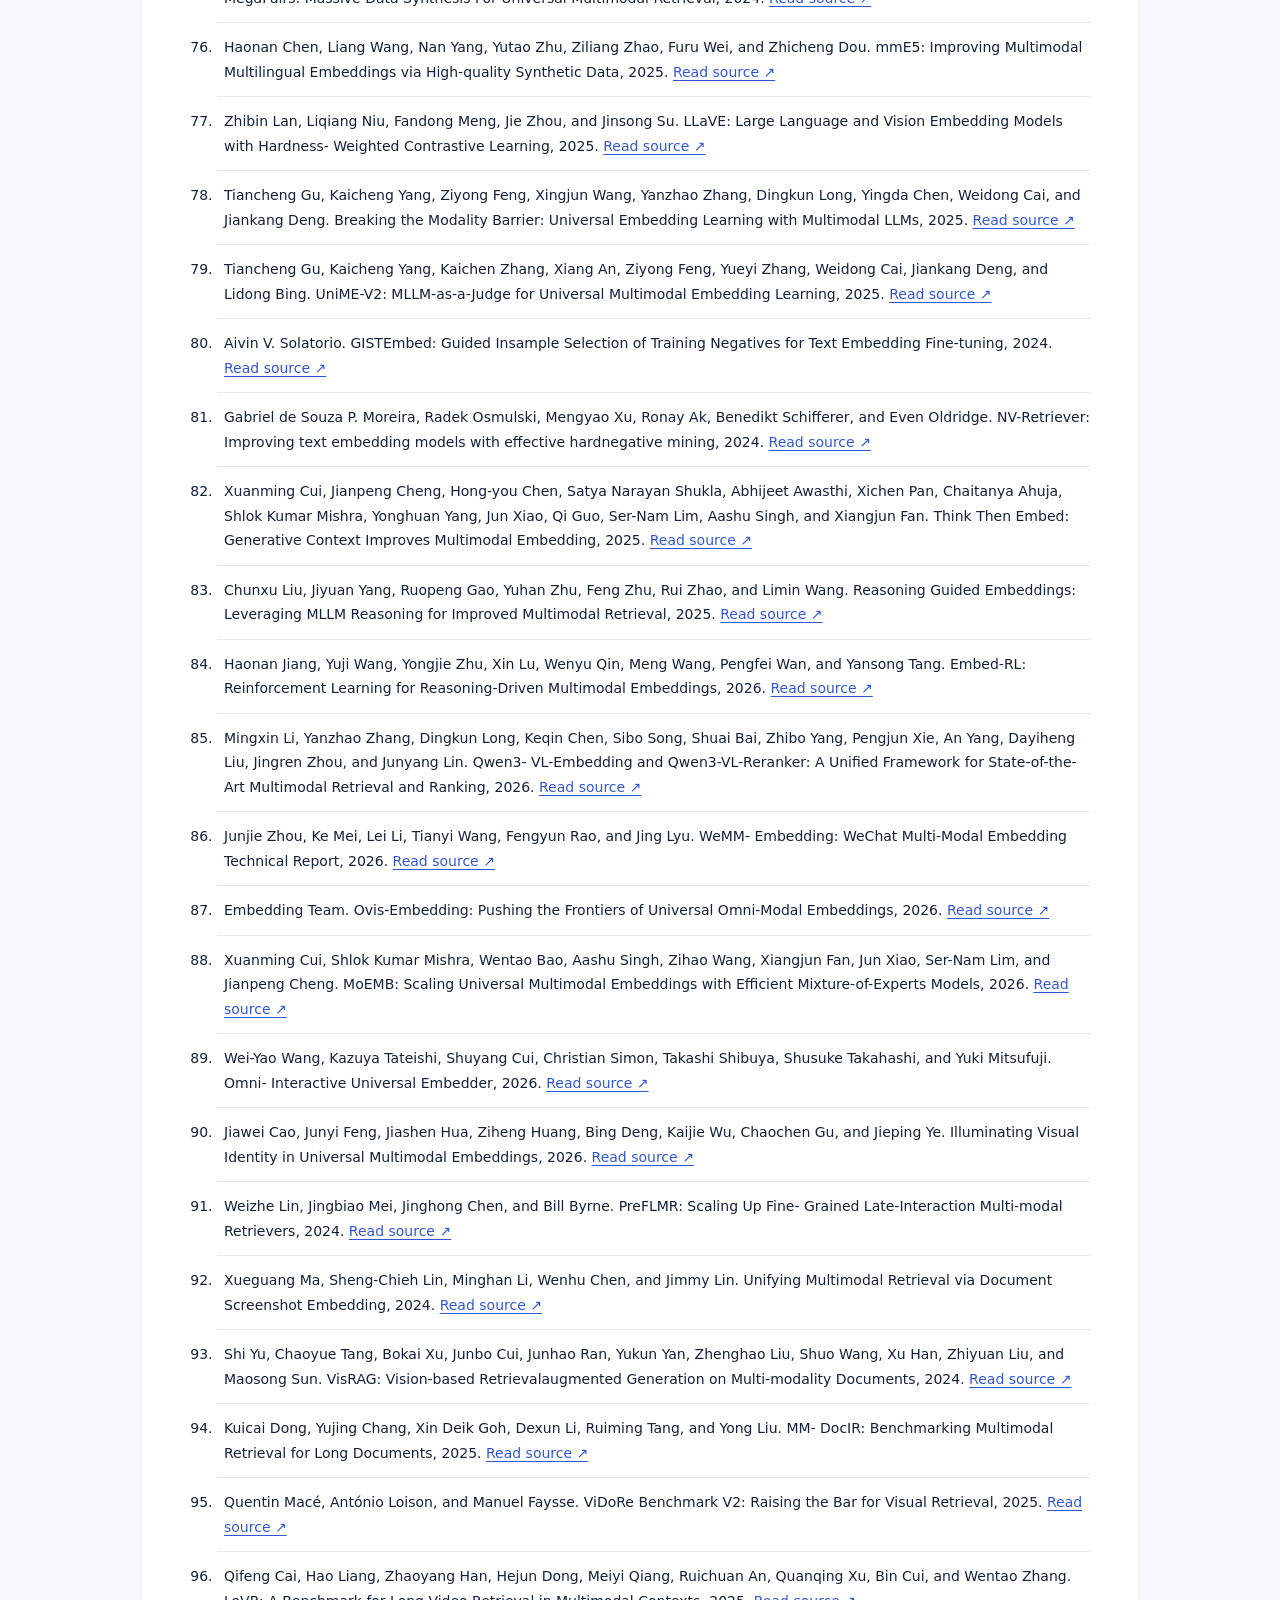
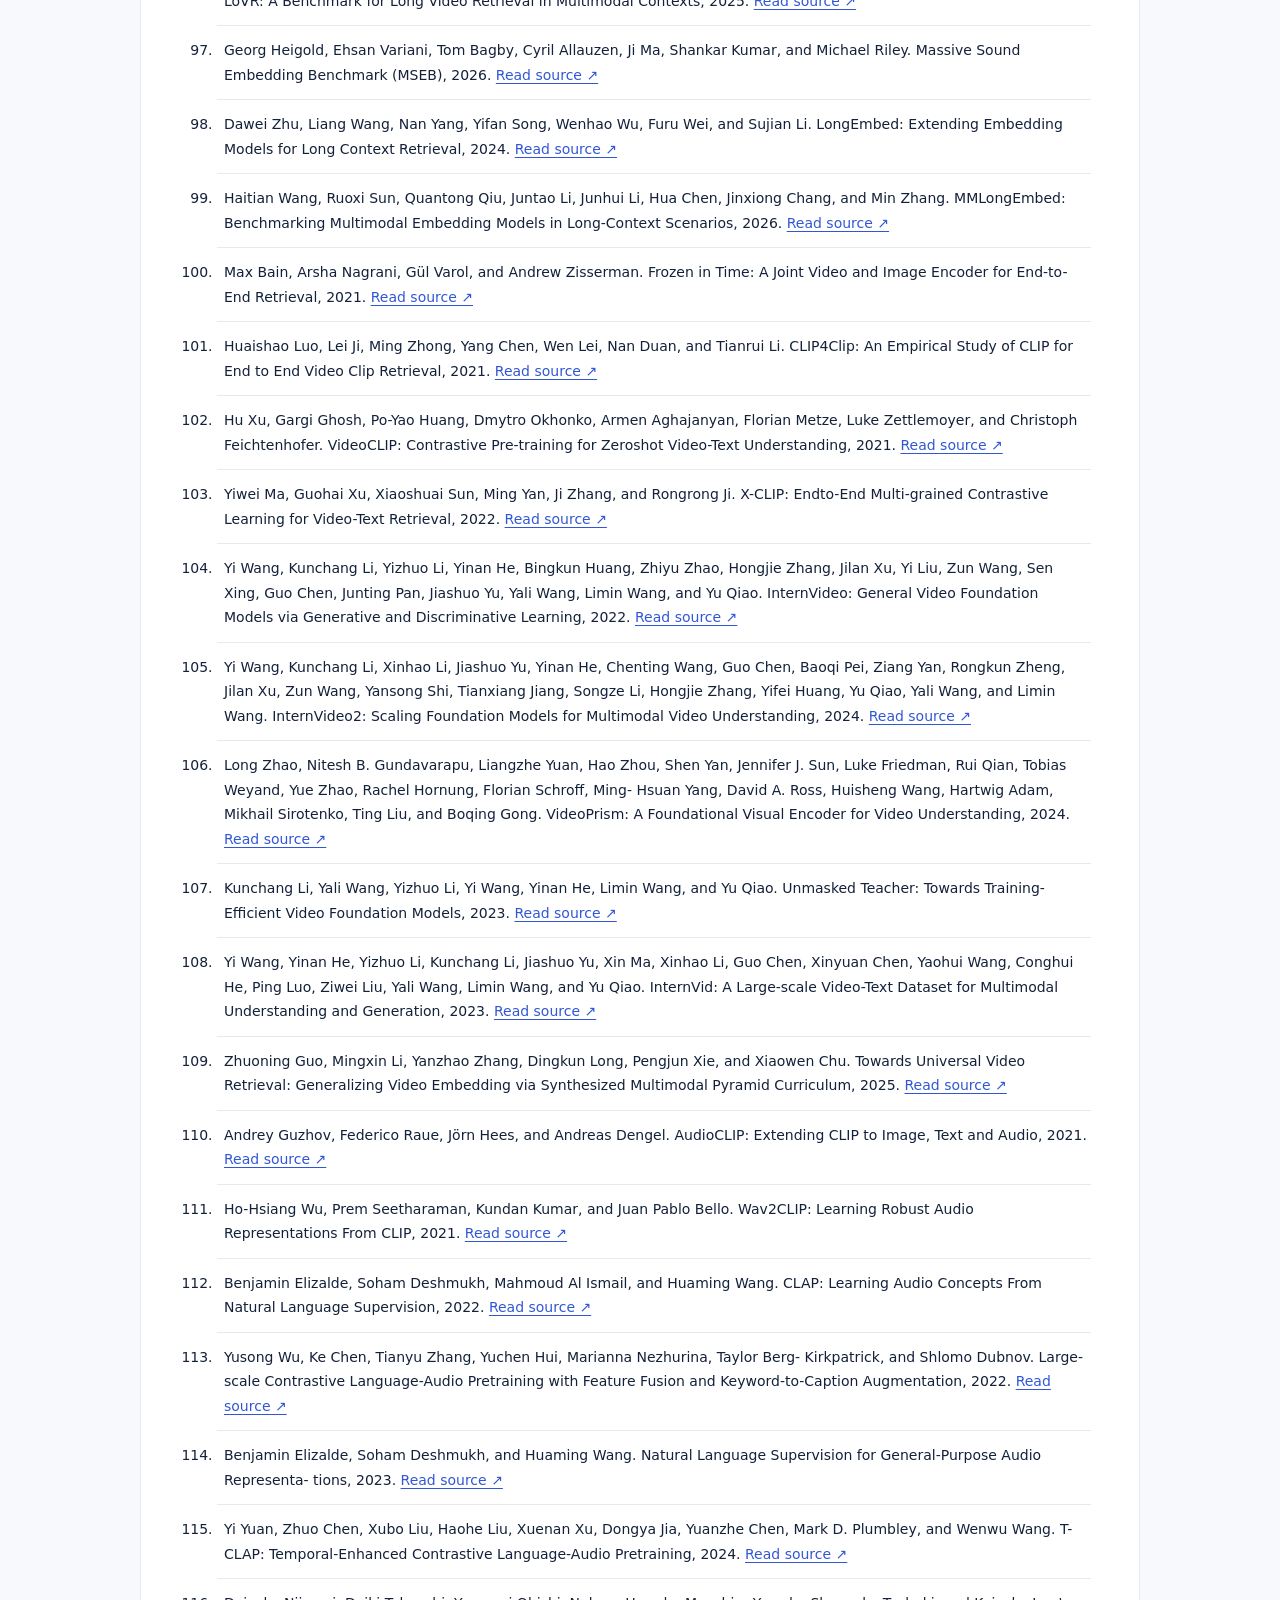
<file: files/unified-multimodal-representation-learning.html>
<!doctype html>
<html lang="en"><head>
<meta charset="utf-8"><meta name="viewport" content="width=device-width,initial-scale=1">
<title>Unified Multimodal Representation Learning: Architectures, Alignment, and Retrieval</title>
<meta name="description" content="A shared embedding space offers a simple interface to heterogeneous data: encode text, images, video, or audio once, then retrieve relevant items by comparing representations. The difficulty is deciding what those representations should preserve. Semantic similarity, exact identi">
<link rel="canonical" href="https://kanchaniit.github.io/files/unified-multimodal-representation-learning.html">
<meta name="robots" content="index,follow">
<meta name="citation_title" content="Unified Multimodal Representation Learning: Architectures, Alignment, and Retrieval">
<meta name="citation_author" content="Kanchan Sarkar">
<meta name="citation_author" content="Darsh Agrawal">
<meta name="citation_author" content="Enakshi Jana">
<meta name="citation_publication_date" content="2026">
<meta name="citation_online_date" content="2026/10/08">
<meta name="citation_doi" content="10.5281/zenodo.23227885">
<meta name="citation_pdf_url" content="https://kanchaniit.github.io/files/Unified_Multimodal_Representation_Learning.pdf">
<meta property="og:type" content="article"><meta property="og:title" content="Unified Multimodal Representation Learning: Architectures, Alignment, and Retrieval">
<meta property="og:url" content="https://kanchaniit.github.io/files/unified-multimodal-representation-learning.html"><meta property="og:image" content="https://kanchaniit.github.io/files/unified-multimodal/figure-1.png">
<script type="application/ld+json">{"@context": "https://schema.org", "@type": "ScholarlyArticle", "headline": "Unified Multimodal Representation Learning: Architectures, Alignment, and Retrieval", "name": "Unified Multimodal Representation Learning: Architectures, Alignment, and Retrieval", "author": [{"@type": "Person", "name": "Kanchan Sarkar"}, {"@type": "Person", "name": "Darsh Agrawal"}, {"@type": "Person", "name": "Enakshi Jana"}], "datePublished": "2026-10-08", "identifier": "https://doi.org/10.5281/zenodo.23227885", "url": "https://kanchaniit.github.io/files/unified-multimodal-representation-learning.html", "abstract": "A shared embedding space offers a simple interface to heterogeneous data: encode text, images, video, or audio once, then retrieve relevant items by comparing representations. The difficulty is deciding what those representations should preserve. Semantic similarity, exact identity, temporal order, and evidence support impose different requirements, even when the inputs are identical. This review traces the development of multimodal embeddings from paired image–text encoders to modality binding, instruction-conditioned backbones, and omni-modal retrieval. We organize the methods by input coverage, relevance conditioning, representation granularity, alignment strategy, and deployment compatibility. The discussion connects training objectives and data construction to the specific demands of visual documents, long video, speech, environmental sound, and music. Selected quantitative comparisons retain their original benchmark versions, metrics, and retrieval directions, revealing differences that aggregate scores can obscure. Recent studies on sparse–dense outputs, visual identity, interactive queries, and frozen-space expansion further broaden the design space. We conclude that progress toward general-purpose multimodal representations depends on preserving the right evidence for each task while keeping encoding, indexing, and model updates affordable. Relation-specific evaluation, capability retention, and tests against deployed indexes are central to that goal.", "encoding": {"@type": "MediaObject", "contentUrl": "https://kanchaniit.github.io/files/Unified_Multimodal_Representation_Learning.pdf", "encodingFormat": "application/pdf"}}</script>
<style>
:root{--ink:#13213a;--muted:#5c687a;--blue:#3157d5;--line:#e5eaf2}*{box-sizing:border-box}html{scroll-behavior:smooth}body{margin:0;font-family:Inter,system-ui,sans-serif;line-height:1.75;color:var(--ink);background:#f7f9fc}main{max-width:1000px;margin:35px auto;background:#fff;border:1px solid var(--line);border-radius:20px;padding:48px}a{color:var(--blue);text-underline-offset:3px}.back{font-size:14px}h1{font-size:38px;line-height:1.2;letter-spacing:-.025em;margin:28px 0 16px}.authors{font-size:20px;font-weight:650}.affiliations,.date{color:var(--muted);font-size:14px}h2{font-size:25px;margin-top:40px;padding-top:12px;border-top:1px solid var(--line);scroll-margin-top:20px}h3{font-size:19px;margin-top:30px}p{margin:15px 0}.figure{display:block;border:1px solid var(--line);border-radius:12px;padding:12px;margin:18px 0}.figure img{width:100%;height:auto;display:block}.references{padding-left:28px}.references li{padding:12px 0 12px 7px;border-bottom:1px solid var(--line);font-size:14px;overflow-wrap:anywhere}.references li:target{background:#edf2ff}@media(max-width:650px){main{margin:0;border:0;border-radius:0;padding:25px 20px}h1{font-size:29px}.authors{font-size:18px}}
</style></head><body><main>
<a class="back" href="../index.html#publications">← Kanchan Sarkar · Publications</a>
<header><h1>Unified Multimodal Representation Learning: Architectures, Alignment, and Retrieval</h1><div class="authors">Kanchan Sarkar · Darsh Agrawal · Enakshi Jana</div><p class="affiliations">Indian Institute of Technology Bombay · Carnegie Mellon University · Pondicherry University</p><p class="date">Preprint · 2026 · Zenodo · DOI: <a href="https://doi.org/10.5281/zenodo.23227885">10.5281/zenodo.23227885</a></p></header>
<p><a href="Unified_Multimodal_Representation_Learning.pdf">Read the PDF</a> · <a href="https://zenodo.org/records/23227885">View on Zenodo</a> · <a href="https://doi.org/10.5281/zenodo.23227885">DOI: 10.5281/zenodo.23227885</a></p><h2 id="contents">Contents</h2><ul><li><a href="#abstract">Abstract</a></li><li><a href="#topics-covered">Topics covered</a></li><li><a href="#related-work-long-video-frame-selection">Related work: FOCUS</a></li><li><a href="#figures">Figures</a></li><li><a href="#citation">Citation</a></li><li><a href="#references">References</a></li></ul><h2 id="abstract">Abstract</h2><p>A shared embedding space offers a simple interface to heterogeneous data: encode text, images, video, or audio once, then retrieve relevant items by comparing representations. The difficulty is deciding what those representations should preserve. Semantic similarity, exact identity, temporal order, and evidence support impose different requirements, even when the inputs are identical. This review traces the development of multimodal embeddings from paired image–text encoders to modality binding, instruction-conditioned backbones, and omni-modal retrieval. We organize the methods by input coverage, relevance conditioning, representation granularity, alignment strategy, and deployment compatibility. The discussion connects training objectives and data construction to the specific demands of visual documents, long video, speech, environmental sound, and music. Selected quantitative comparisons retain their original benchmark versions, metrics, and retrieval directions, revealing differences that aggregate scores can obscure. Recent studies on sparse–dense outputs, visual identity, interactive queries, and frozen-space expansion further broaden the design space. We conclude that progress toward general-purpose multimodal representations depends on preserving the right evidence for each task while keeping encoding, indexing, and model updates affordable. Relation-specific evaluation, capability retention, and tests against deployed indexes are central to that goal.</p><h2 id="topics-covered">Topics covered</h2><ul><li>Multimodal embeddings for text, images, video, and audio.</li><li>Input coverage, relevance conditioning, representation granularity, and alignment strategies.</li><li>Retrieval for visual documents, long video, speech, environmental sound, and music.</li><li>Sparse–dense outputs, visual identity, interactive queries, and frozen-space expansion.</li><li>Evaluation, capability retention, and compatibility with deployed indexes.</li></ul><h2 id="related-work-long-video-frame-selection">Related work: long-video frame selection</h2><p>FOCUS studies query-relevant keyframe selection under a limited visual-token budget, complementing the review’s discussion of temporal evidence and video representation granularity.</p><p><strong>Citation:</strong> Zhu, Z., Xu, H., Luo, Y., Liu, Y., Sarkar, K., Yang, Z., &amp; You, Y. (2025). <em>FOCUS: Efficient Keyframe Selection for Long Video Understanding</em>. arXiv. https://doi.org/10.48550/arXiv.2510.27280</p><p><a href="https://arxiv.org/abs/2510.27280">Paper</a> · <a href="https://arxiv.org/pdf/2510.27280">PDF</a> · <a href="https://openreview.net/forum?id=1OQKqLFcbB">ICLR / OpenReview</a> · <a href="https://github.com/NUS-HPC-AI-Lab/FOCUS">Code</a></p><h2 id="figures">Figures</h2><p>All six figures from the paper are shown below. Click a figure to view it at full resolution.</p><h3>Figure 1: Evolution of multimodal representations</h3><a class="figure" href="unified-multimodal/figure-1.png"><img src="unified-multimodal/figure-1.png" alt="Evolution of multimodal representations" loading="lazy"></a><p>Figure 1: Selected milestones in multimodal representation learning, grouped by first archive submission and principal design focus. The upper-left panel counts the 139 references in this review; bubble areas count the 30 selected milestones. Colored ribbons identify design families schematically and do not measure prevalence or performance. The 2026 counts are partial. Methods may span several families; the grouping does not imply architectural ancestry.</p><h3>Figure 2: Dense, sparse, and multi-vector retrieval</h3><a class="figure" href="unified-multimodal/figure-2.png"><img src="unified-multimodal/figure-2.png" alt="Dense, sparse, and multi-vector retrieval" loading="lazy"></a><p>Figure 2: Representation choices determine the retrieval interface. Dense pooling compresses evidence into one vector, sparse outputs expose weighted features, and local vectors defer interaction until scoring. ColBERT and ColPali use local interaction; STAIR and UEmbed explore sparse or sparse–dense representations <a href="#ref-20">20</a>, <a href="#ref-23">23</a>, <a href="#ref-24">24</a>, <a href="#ref-25">25</a>.</p><h3>Figure 3: Architectural routes</h3><a class="figure" href="unified-multimodal/figure-3.png"><img src="unified-multimodal/figure-3.png" alt="Architectural routes" loading="lazy"></a><p>Figure 3: Four architectural routes to reusable multimodal representations. Parameter sharing, modality coverage, and metric-space compatibility are separate design choices. Each route can be combined with different output granularities.</p><h3>Figure 4: Expanding a frozen embedding space</h3><a class="figure" href="unified-multimodal/figure-4.png"><img src="unified-multimodal/figure-4.png" alt="Expanding a frozen embedding space" loading="lazy"></a><p>Figure 4: Expanding a frozen embedding space. Text supplies an anchor while selected media components learn compatible outputs. Jina v5-omni and Omni-Embed-Mini instantiate different versions of this preservation-oriented strategy <a href="#ref-13">13</a>, <a href="#ref-66">66</a>. Teal indicates fixed components; amber indicates components selected for adaptation.</p><h3>Figure 5: Retrieval units across modalities</h3><a class="figure" href="unified-multimodal/figure-5.png"><img src="unified-multimodal/figure-5.png" alt="Retrieval units across modalities" loading="lazy"></a><p>Figure 5: Retrieval units across modalities. Coarse representations capture context, while finer units retain the evidence required by a query. MMDocIR, LoVR, and MSEB illustrate the need for document, temporal, and acoustic evaluation at appropriate granularities <a href="#ref-94">94</a>, <a href="#ref-96">96</a>, <a href="#ref-97">97</a>.</p><h3>Figure 6: From inputs to retrieved evidence</h3><a class="figure" href="unified-multimodal/figure-6.png"><img src="unified-multimodal/figure-6.png" alt="From inputs to retrieved evidence" loading="lazy"></a><p>Figure 6: A multimodal retrieval pipeline separates offline candidate encoding from online query processing. Later interaction improves ranking only among retrieved candidates, so first-stage recall and end-to-end cost remain essential evaluation quantities.</p><h2 id="citation">Citation</h2><p>Kanchan, S., Jana, E., &amp; Agrawal, D. (2026). Unified Multimodal Representation Learning: Architectures, Alignment, and Retrieval. Zenodo. https://doi.org/10.5281/zenodo.23227885</p><h2 id="references">References</h2><p>The complete bibliography contains <strong>139 references</strong>. Numbering and archive versions follow the PDF; each entry links to its source.</p><ol class="references"><li id="ref-1">Alec Radford, Jong Wook Kim, Chris Hallacy, Aditya Ramesh, Gabriel Goh, Sandhini Agarwal, Girish Sastry, Amanda Askell, Pamela Mishkin, Jack Clark, Gretchen Krueger, and Ilya Sutskever. Learning Transferable Visual Models From Natural Language Supervision, 2021. <a href="https://arxiv.org/abs/2103.00020v1">Read source ↗</a></li><li id="ref-2">Chao Jia, Yinfei Yang, Ye Xia, Yi-Ting Chen, Zarana Parekh, Hieu Pham, Quoc V. Le, Yunhsuan Sung, Zhen Li, and Tom Duerig. Scaling Up Visual and Vision-Language Representation Learning With Noisy Text Supervision, 2021. <a href="https://arxiv.org/abs/2102.05918v2">Read source ↗</a></li><li id="ref-3">Rohit Girdhar, Alaaeldin El-Nouby, Zhuang Liu, Mannat Singh, Kalyan Vasudev Alwala, Armand Joulin, and Ishan Misra. ImageBind: One Embedding Space To Bind Them All, 2023. <a href="https://arxiv.org/abs/2305.05665v2">Read source ↗</a></li><li id="ref-4">Bin Zhu, Bin Lin, Munan Ning, Yang Yan, Jiaxi Cui, HongFa Wang, Yatian Pang, Wenhao Jiang, Junwu Zhang, Zongwei Li, Wancai Zhang, Zhifeng Li, Wei Liu, and Li Yuan. LanguageBind: Extending Video-Language Pretraining to N-modality by Language-based Semantic Alignment, 2023. <a href="https://arxiv.org/abs/2310.01852v7">Read source ↗</a></li><li id="ref-5">Hongjin Su, Weijia Shi, Jungo Kasai, Yizhong Wang, Yushi Hu, Mari Ostendorf, Wen-tau Yih, Noah A. Smith, Luke Zettlemoyer, and Tao Yu. One Embedder, Any Task: Instruction- Finetuned Text Embeddings, 2022. <a href="https://arxiv.org/abs/2212.09741v3">Read source ↗</a></li><li id="ref-6">Orion Weller, Benjamin Van Durme, Dawn Lawrie, Ashwin Paranjape, Yuhao Zhang, and Jack Hessel. Promptriever: Instruction- Trained Retrievers Can Be Prompted Like Language Models, 2024. <a href="https://arxiv.org/abs/2409.11136v1">Read source ↗</a></li><li id="ref-7">Ting Jiang, Minghui Song, Zihan Zhang, Haizhen Huang, Weiwei Deng, Feng Sun, Qi Zhang, Deqing Wang, and Fuzhen Zhuang. E5-V: Universal Embeddings with Multimodal Large Language Models, 2024. <a href="https://arxiv.org/abs/2407.12580v1">Read source ↗</a></li><li id="ref-8">Ziyan Jiang, Rui Meng, Xinyi Yang, Semih Yavuz, Yingbo Zhou, and Wenhu Chen. VLM2Vec: Training Vision-Language Models for Massive Multimodal Embedding Tasks, 2024. <a href="https://arxiv.org/abs/2410.05160v3">Read source ↗</a></li><li id="ref-9">Sheng-Chieh Lin, Chankyu Lee, Mohammad Shoeybi, Jimmy Lin, Bryan Catanzaro, and Wei Ping. MM-Embed: Universal Multimodal Retrieval with Multimodal LLMs, 2024. <a href="https://arxiv.org/abs/2411.02571v2">Read source ↗</a></li><li id="ref-10">Xin Zhang, Yanzhao Zhang, Wen Xie, Mingxin Li, Ziqi Dai, Dingkun Long, Pengjun Xie, Meishan Zhang, Wenjie Li, and Min Zhang. GME: Improving Universal Multimodal Retrieval by Multimodal LLMs, 2024. <a href="https://arxiv.org/abs/2412.16855v2">Read source ↗</a></li><li id="ref-11">Rui Meng, Ziyan Jiang, Ye Liu, Mingyi Su, Xinyi Yang, Yuepeng Fu, Can Qin, Zeyuan Chen, Ran Xu, Caiming Xiong, Yingbo Zhou, Wenhu Chen, and Semih Yavuz. VLM2Vec-V2: Advancing Multimodal Embedding for Videos, Images, and Visual Documents, 2025. <a href="https://arxiv.org/abs/2507.04590v1">Read source ↗</a></li><li id="ref-12">Changli Tang, Qinfan Xiao, Ke Mei, Tianyi Wang, Fengyun Rao, and Chao Zhang. WAVE: Learning Unified &amp; Versatile Audio-Visual Embeddings with Multimodal LLM, 2025. <a href="https://arxiv.org/abs/2509.21990v2">Read source ↗</a></li><li id="ref-13">Florian Hönicke, Michael Günther, Andreas Koukounas, Mohammad Kalim Akram, Saba Sturua, and Han Xiao. jina-embeddings-v5omni: Geometry-preserving Embeddings via Locked Aligned Towers, 2026. <a href="https://arxiv.org/abs/2605.08384v4">Read source ↗</a></li><li id="ref-14">Madhuri Shanbhogue, Zhe Li, Shanfeng Zhang, Gustavo Hernández Ábrego, Shih- Cheng Huang, Aashi Jain, Daniel Salz, Sonam Goenka, Chaitra Hegde, Ji Ma, Feiyang Chen, Jiaxing Wu, Tanmaya Dabral, Babak Samari, Kevin Poulet, Daniel Cer, Kaifeng Chen, Paul Suganathan, Hui Hui, Jovan Andonov, Philippe Schlattner, Jay Han, Iftekhar Naim, Wing Lowe, Vladimir Pchelin, Albert Yang, Yi- Ting Chen, Zhongli Ding, Grace Zhang, Georg Heigold, Yichang Chen, Antoine Reveillon, Brendan Mccloskey, Wenlei Zhou, Dahun Kim, Rui Meng, Emma Wang, Jack Zheng, Halley Fede, Zhen Yang, Keegan Mosley, Brian Potetz, Sahil Dua, Henrique Schechter Vera, Shen Gao, Hesen Zhang, Andreas Hess, Hengxuan Ying, Alberto Montes, Karan Gill, Min Choi, Sebastian Russo, Anja Hauth, Jinhyuk Lee, Michael Boratko, Megan Barnes, Vikram Rao, Claudiu Musat, Cyril Allauzen, Ehsan Variani, Shankar Kumar, Tom Bagby, Junyi Jiao, Yang Gu, Tengxin Li, Ayush Agrawal, Roberto Santana, Dev Nath, Stephen Karukas, Shuoxuan Han, Lucia Loher, Alice Twu, Nidhi Vyas, Siddharth Bhai, Frank Palma Gomez, Wangyuan Zhang, Chaoren Liu, Jizheng Yang, Steve Qiu, Shijie Zhang, Sujay Kulkarni, Sascha Rothe, Sean Nakamoto, Raphael Hoffmann, Zach Gleicher, Yunhsuan Sung, Qin Yin, Tom Duerig, and Mojtaba Seyedhosseini. Gemini Embedding 2: A Native Multimodal Embedding Model from Gemini, 2026. <a href="https://arxiv.org/abs/2605.27295v1">Read source ↗</a></li><li id="ref-15">Tadas Baltrušaitis, Chaitanya Ahuja, and Louis-Philippe Morency. Multimodal Machine Learning: A Survey and Taxonomy, 2017. <a href="https://arxiv.org/abs/1705.09406v2">Read source ↗</a></li><li id="ref-16">Muhammad Arslan Manzoor, Sarah Albarri, Ziting Xian, Zaiqiao Meng, Preslav Nakov, and Shangsong Liang. Multimodality Representation Learning: A Survey on Evolution, Pretraining and Its Applications, 2023. <a href="https://arxiv.org/abs/2302.00389v1">Read source ↗</a></li><li id="ref-17">Charles Zhang, Benji Peng, Xintian Sun, Qian Niu, Junyu Liu, Keyu Chen, Ming Li, Pohsun Feng, Ziqian Bi, Ming Liu, Yichao Zhang, Xinyuan Song, Cheng Fei, Caitlyn Heqi Yin, Lawrence KQ Yan, Hongyang He, and Tianyang Wang. From Word Vectors to Multimodal Embeddings: Techniques, Applications, and Future Directions For Large Language Models, 2024. <a href="https://arxiv.org/abs/2411.05036v3">Read source ↗</a></li><li id="ref-18">Jianglin Lu, Hailing Wang, Yi Xu, Yizhou Wang, Kuo Yang, and Yun Fu. Representation Potentials of Foundation Models for Multimodal Alignment: A Survey, 2025. <a href="https://arxiv.org/abs/2510.05184v1">Read source ↗</a></li><li id="ref-19">Yibo Yan, Jiahao Huo, Guanbo Feng, Mingdong Ou, Yi Cao, Xin Zou, Shuliang Liu, Yuanhuiyi Lyu, Yu Huang, Jungang Li, Kening Zheng, Xu Zheng, Philip S. Yu, James Kwok, and Xuming Hu. Unlocking Multimodal Document Intelligence: From Current Triumphs to Future Frontiers of Visual Document Retrieval, 2026. <a href="https://arxiv.org/abs/2602.19961v3">Read source ↗</a></li><li id="ref-20">Omar Khattab and Matei Zaharia. ColBERT: Efficient and Effective Passage Search via Contextualized Late Interaction over BERT, 2020. <a href="https://arxiv.org/abs/2004.12832v2">Read source ↗</a></li><li id="ref-21">Keshav Santhanam, Omar Khattab, Jon Saad- Falcon, Christopher Potts, and Matei Zaharia. ColBERTv2: Effective and Efficient Retrieval via Lightweight Late Interaction, 2021. <a href="https://arxiv.org/abs/2112.01488v3">Read source ↗</a></li><li id="ref-22">Keshav Santhanam, Omar Khattab, Christopher Potts, and Matei Zaharia. PLAID: An Efficient Engine for Late Interaction Retrieval, 2022. <a href="https://arxiv.org/abs/2205.09707v1">Read source ↗</a></li><li id="ref-23">Manuel Faysse, Hugues Sibille, Tony Wu, Bilel Omrani, Gautier Viaud, Céline Hudelot, and Pierre Colombo. ColPali: Efficient Document Retrieval with Vision Language Models, 2024. <a href="https://arxiv.org/abs/2407.01449v6">Read source ↗</a></li><li id="ref-24">Chen Chen, Bowen Zhang, Liangliang Cao, Jiguang Shen, Tom Gunter, Albin Madappally Jose, Alexander Toshev, Jonathon Shlens, Ruoming Pang, and Yinfei Yang. STAIR: Learning Sparse Text and Image Representation in Grounded Tokens, 2023. <a href="https://arxiv.org/abs/2301.13081v2">Read source ↗</a></li><li id="ref-25">Tingyu Song, Mingxin Li, Yanzhao Zhang, Dingkun Long, Pengjun Xie, Zhijie Nie, Yilun Zhao, and Shu Wu. UEmbed: Unified Sparse and Dense Multimodal Embeddings, 2026. <a href="https://arxiv.org/abs/2608.02583v1">Read source ↗</a></li><li id="ref-26">Aaron van den Oord, Yazhe Li, and Oriol Vinyals. Representation Learning with Contrastive Predictive Coding, 2018. <a href="https://arxiv.org/abs/1807.03748v2">Read source ↗</a></li><li id="ref-27">Christoph Schuhmann, Richard Vencu, Romain Beaumont, Robert Kaczmarczyk, Clayton Mullis, Aarush Katta, Theo Coombes, Jenia Jitsev, and Aran Komatsuzaki. LAION- 400M: Open Dataset of CLIP-Filtered 400 Million Image-Text Pairs, 2021. <a href="https://arxiv.org/abs/2111.02114v1">Read source ↗</a></li><li id="ref-28">Christoph Schuhmann, Romain Beaumont, Richard Vencu, Cade Gordon, Ross Wightman, Mehdi Cherti, Theo Coombes, Aarush Katta, Clayton Mullis, Mitchell Wortsman, Patrick Schramowski, Srivatsa Kundurthy, Katherine Crowson, Ludwig Schmidt, Robert Kaczmarczyk, and Jenia Jitsev. LAION-5B: An open large-scale dataset for training next generation image-text models, 2022. <a href="https://arxiv.org/abs/2210.08402v1">Read source ↗</a></li><li id="ref-29">Samir Yitzhak Gadre, Gabriel Ilharco, Alex Fang, Jonathan Hayase, Georgios Smyrnis, Thao Nguyen, Ryan Marten, Mitchell Wortsman, Dhruba Ghosh, Jieyu Zhang, Eyal Orgad, Rahim Entezari, Giannis Daras, Sarah Pratt, Vivek Ramanujan, Yonatan Bitton, Kalyani Marathe, Stephen Mussmann, Richard Vencu, Mehdi Cherti, Ranjay Krishna, Pang Wei Koh, Olga Saukh, Alexander Ratner, Shuran Song, Hannaneh Hajishirzi, Ali Farhadi, Romain Beaumont, Sewoong Oh, Alex Dimakis, Jenia Jitsev, Yair Carmon, Vaishaal Shankar, and Ludwig Schmidt. DataComp: In search of the next generation of multimodal datasets, 2023. <a href="https://arxiv.org/abs/2304.14108v5">Read source ↗</a></li><li id="ref-30">Hu Xu, Saining Xie, Xiaoqing Ellen Tan, Po-Yao Huang, Russell Howes, Vasu Sharma, Shang-Wen Li, Gargi Ghosh, Luke Zettlemoyer, and Christoph Feichtenhofer. Demystifying CLIP Data, 2023. <a href="https://arxiv.org/abs/2309.16671v6">Read source ↗</a></li><li id="ref-31">Alex Fang, Albin Madappally Jose, Amit Jain, Ludwig Schmidt, Alexander Toshev, and Vaishaal Shankar. Data Filtering Networks, 2023. <a href="https://arxiv.org/abs/2309.17425v3">Read source ↗</a></li><li id="ref-32">Xiaohua Zhai, Basil Mustafa, Alexander Kolesnikov, and Lucas Beyer. Sigmoid Loss for Language Image Pre-Training, 2023. <a href="https://arxiv.org/abs/2303.15343v4">Read source ↗</a></li><li id="ref-33">Michael Tschannen, Alexey Gritsenko, Xiao Wang, Muhammad Ferjad Naeem, Ibrahim Alabdulmohsin, Nikhil Parthasarathy, Talfan Evans, Lucas Beyer, Ye Xia, Basil Mustafa, Olivier Hénaff, Jeremiah Harmsen, Andreas Steiner, and Xiaohua Zhai. SigLIP 2: Multilingual Vision-Language Encoders with Improved Semantic Understanding, Localization, and Dense Features, 2025. <a href="https://arxiv.org/abs/2502.14786v1">Read source ↗</a></li><li id="ref-34">Lewei Yao, Runhui Huang, Lu Hou, Guansong Lu, Minzhe Niu, Hang Xu, Xiaodan Liang, Zhenguo Li, Xin Jiang, and Chunjing Xu. FILIP: Fine-grained Interactive Language- Image Pre-Training, 2021. <a href="https://arxiv.org/abs/2111.07783v1">Read source ↗</a></li><li id="ref-35">Yiwu Zhong, Jianwei Yang, Pengchuan Zhang, Chunyuan Li, Noel Codella, Liunian Harold Li, Luowei Zhou, Xiyang Dai, Lu Yuan, Yin Li, and Jianfeng Gao. RegionCLIP: Region-based Language-Image Pretraining, 2021. <a href="https://arxiv.org/abs/2112.09106v1">Read source ↗</a></li><li id="ref-36">Zeyi Sun, Ye Fang, Tong Wu, Pan Zhang, Yuhang Zang, Shu Kong, Yuanjun Xiong, Dahua Lin, and Jiaqi Wang. Alpha-CLIP: A CLIP Model Focusing on Wherever You Want, 2023. <a href="https://arxiv.org/abs/2312.03818v2">Read source ↗</a></li><li id="ref-37">Jack Urbanek, Florian Bordes, Pietro Astolfi, Mary Williamson, Vasu Sharma, and Adriana Romero-Soriano. A Picture is Worth More Than 77 Text Tokens: Evaluating CLIP-Style Models on Dense Captions, 2023. <a href="https://arxiv.org/abs/2312.08578v2">Read source ↗</a></li><li id="ref-38">Beichen Zhang, Pan Zhang, Xiaoyi Dong, Yuhang Zang, and Jiaqi Wang. Long-CLIP: Unlocking the Long-Text Capability of CLIP, 2024. <a href="https://arxiv.org/abs/2403.15378v3">Read source ↗</a></li><li id="ref-39">Kecheng Zheng, Yifei Zhang, Wei Wu, Fan Lu, Shuailei Ma, Xin Jin, Wei Chen, and Yujun Shen. DreamLIP: Language-Image Pretraining with Long Captions, 2024. <a href="https://arxiv.org/abs/2403.17007v1">Read source ↗</a></li><li id="ref-40">Wei Wu, Kecheng Zheng, Shuailei Ma, Fan Lu, Yuxin Guo, Yifei Zhang, Wei Chen, Qingpei Guo, Yujun Shen, and Zheng-Jun Zha. LoTLIP: Improving Language-Image Pretraining for Long Text Understanding, 2024. <a href="https://arxiv.org/abs/2410.05249v5">Read source ↗</a></li><li id="ref-41">Zhengfeng Lai, Haotian Zhang, Bowen Zhang, Wentao Wu, Haoping Bai, Aleksei Timofeev, Xianzhi Du, Zhe Gan, Jiulong Shan, Chen-Nee Chuah, Yinfei Yang, and Meng Cao. VeCLIP: Improving CLIP Training via Visual-enriched Captions, 2023. <a href="https://arxiv.org/abs/2310.07699v3">Read source ↗</a></li><li id="ref-42">Xianhang Li, Haoqin Tu, Mude Hui, Zeyu Wang, Bingchen Zhao, Junfei Xiao, Sucheng Ren, Jieru Mei, Qing Liu, Huangjie Zheng, Yuyin Zhou, and Cihang Xie. What If We Recaption Billions of Web Images with LLaMA- 3?, 2024. <a href="https://arxiv.org/abs/2406.08478v2">Read source ↗</a></li><li id="ref-43">Weiquan Huang, Aoqi Wu, Yifan Yang, Xufang Luo, Yuqing Yang, Usman Naseem, Chunyu Wang, Chunyu Wang, Qi Dai, Xiyang Dai, Dongdong Chen, Chong Luo, Lili Qiu, and Liang Hu. LLM2CLIP: Powerful Language Model Unlocks Richer Cross-Modality Representation, 2024. <a href="https://arxiv.org/abs/2411.04997v6">Read source ↗</a></li><li id="ref-44">An Yang, Junshu Pan, Junyang Lin, Rui Men, Yichang Zhang, Jingren Zhou, and Chang Zhou. Chinese CLIP: Contrastive Vision- Language Pretraining in Chinese, 2022. <a href="https://arxiv.org/abs/2211.01335v3">Read source ↗</a></li><li id="ref-45">Zhongzhi Chen, Guang Liu, Bo-Wen Zhang, Fulong Ye, Qinghong Yang, and Ledell Wu. AltCLIP: Altering the Language Encoder in CLIP for Extended Language Capabilities, 2022. <a href="https://arxiv.org/abs/2211.06679v2">Read source ↗</a></li><li id="ref-46">Andreas Koukounas, Georgios Mastrapas, Sedigheh Eslami, Bo Wang, Mohammad Kalim Akram, Michael Günther, Isabelle Mohr, Saba Sturua, Nan Wang, and Han Xiao. jina-clip-v2: Multilingual Multimodal Embeddings for Text and Images, 2024. <a href="https://arxiv.org/abs/2412.08802v2">Read source ↗</a></li><li id="ref-47">Yung-Sung Chuang, Yang Li, Dong Wang, Ching-Feng Yeh, Kehan Lyu, Ramya Raghavendra, James Glass, Lifei Huang, Jason Weston, Luke Zettlemoyer, Xinlei Chen, Zhuang Liu, Saining Xie, Wen-tau Yih, Shang-Wen Li, and Hu Xu. Meta CLIP 2: A Worldwide Scaling Recipe, 2025. <a href="https://arxiv.org/abs/2507.22062v3">Read source ↗</a></li><li id="ref-48">Xiaohua Zhai, Xiao Wang, Basil Mustafa, Andreas Steiner, Daniel Keysers, Alexander Kolesnikov, and Lucas Beyer. LiT: Zero-Shot Transfer with Locked-image text Tuning, 2021. <a href="https://arxiv.org/abs/2111.07991v3">Read source ↗</a></li><li id="ref-49">Junnan Li, Dongxu Li, Caiming Xiong, and Steven Hoi. BLIP: Bootstrapping Language-Image Pre-training for Unified Vision-Language Understanding and Generation, 2022. <a href="https://arxiv.org/abs/2201.12086v2">Read source ↗</a></li><li id="ref-50">Junnan Li, Dongxu Li, Silvio Savarese, and Steven Hoi. BLIP-2: Bootstrapping Language- Image Pre-training with Frozen Image Encoders and Large Language Models, 2023. <a href="https://arxiv.org/abs/2301.12597v3">Read source ↗</a></li><li id="ref-51">Jiahui Yu, Zirui Wang, Vijay Vasudevan, Legg Yeung, Mojtaba Seyedhosseini, and Yonghui Wu. CoCa: Contrastive Captioners are Image- Text Foundation Models, 2022. <a href="https://arxiv.org/abs/2205.01917v2">Read source ↗</a></li><li id="ref-52">Kan Wu, Houwen Peng, Zhenghong Zhou, Bin Xiao, Mengchen Liu, Lu Yuan, Hong Xuan, Michael Valenzuela, Xi, Chen, Xinggang Wang, Hongyang Chao, and Han Hu. TinyCLIP: CLIP Distillation via Affinity Mimicking and Weight Inheritance, 2023. <a href="https://arxiv.org/abs/2309.12314v1">Read source ↗</a></li><li id="ref-53">Pavan Kumar Anasosalu Vasu, Hadi Pouransari, Fartash Faghri, Raviteja Vemulapalli, and Oncel Tuzel. MobileCLIP: Fast Image-Text Models through Multi- Modal Reinforced Training, 2023. <a href="https://arxiv.org/abs/2311.17049v2">Read source ↗</a></li><li id="ref-54">Daniel Bolya, Po-Yao Huang, Peize Sun, Jang Hyun Cho, Andrea Madotto, Chen Wei, Tengyu Ma, Jiale Zhi, Jathushan Rajasegaran, Hanoona Rasheed, Junke Wang, Marco Monteiro, Hu Xu, Shiyu Dong, Nikhila Ravi, Daniel Li, Piotr Dollár, and Christoph Feichtenhofer. Perception Encoder: The best visual embeddings are not at the output of the network, 2025. <a href="https://arxiv.org/abs/2504.13181v2">Read source ↗</a></li><li id="ref-55">Peng Wang, Shijie Wang, Junyang Lin, Shuai Bai, Xiaohuan Zhou, Jingren Zhou, Xinggang Wang, and Chang Zhou. ONE-PEACE: Exploring One General Representation Model Toward Unlimited Modalities, 2023. <a href="https://arxiv.org/abs/2305.11172v1">Read source ↗</a></li><li id="ref-56">Yiyuan Zhang, Kaixiong Gong, Kaipeng Zhang, Hongsheng Li, Yu Qiao, Wanli Ouyang, and Xiangyu Yue. Meta-Transformer: A Unified Framework for Multimodal Learning, 2023. <a href="https://arxiv.org/abs/2307.10802v1">Read source ↗</a></li><li id="ref-57">Ziyu Guo, Renrui Zhang, Xiangyang Zhu, Yiwen Tang, Xianzheng Ma, Jiaming Han, Kexin Chen, Peng Gao, Xianzhi Li, Hong- sheng Li, and Pheng-Ann Heng. Point-Bind &amp; Point-LLM: Aligning Point Cloud with Multimodality for 3D Understanding, Generation, and Instruction Following, 2023. <a href="https://arxiv.org/abs/2309.00615v1">Read source ↗</a></li><li id="ref-58">Yuanhuiyi Lyu, Xu Zheng, Jiazhou Zhou, and Lin Wang. UniBind: LLM-Augmented Unified and Balanced Representation Space to Bind Them All, 2024. <a href="https://arxiv.org/abs/2403.12532v1">Read source ↗</a></li><li id="ref-59">Zehan Wang, Ziang Zhang, Xize Cheng, Rongjie Huang, Luping Liu, Zhenhui Ye, Haifeng Huang, Yang Zhao, Tao Jin, Peng Gao, and Zhou Zhao. FreeBind: Free Lunch in Unified Multimodal Space via Knowledge Fusion, 2024. <a href="https://arxiv.org/abs/2405.04883v2">Read source ↗</a></li><li id="ref-60">Yuanhuiyi Lyu, Xu Zheng, Dahun Kim, and Lin Wang. OmniBind: Teach to Build Unequal- Scale Modality Interaction for Omni-Bind of All, 2024. <a href="https://arxiv.org/abs/2405.16108v1">Read source ↗</a></li><li id="ref-61">Zehan Wang, Ziang Zhang, Hang Zhang, Luping Liu, Rongjie Huang, Xize Cheng, Hengshuang Zhao, and Zhou Zhao. OmniBind: Large-scale Omni Multimodal Representation via Binding Spaces, 2024. <a href="https://arxiv.org/abs/2407.11895v1">Read source ↗</a></li><li id="ref-62">David Mizrahi, Roman Bachmann, Oğuzhan Fatih Kar, Teresa Yeo, Mingfei Gao, Afshin Dehghan, and Amir Zamir. 4M: Massively Multimodal Masked Modeling, 2023. <a href="https://arxiv.org/abs/2312.06647v1">Read source ↗</a></li><li id="ref-63">Roman Bachmann, Oğuzhan Fatih Kar, David Mizrahi, Ali Garjani, Mingfei Gao, David Griffiths, Jiaming Hu, Afshin Dehghan, and Amir Zamir. 4M-21: An Any-to-Any Vision Model for Tens of Tasks and Modalities, 2024. <a href="https://arxiv.org/abs/2406.09406v2">Read source ↗</a></li><li id="ref-64">Tongzhou Wang and Phillip Isola. Understanding Contrastive Representation Learning through Alignment and Uniformity on the Hypersphere, 2020. <a href="https://arxiv.org/abs/2005.10242v10">Read source ↗</a></li><li id="ref-65">Weixin Liang, Yuhui Zhang, Yongchan Kwon, Serena Yeung, and James Zou. Mind the Gap: Understanding the Modality Gap in Multimodal Contrastive Representation Learning, 2022. <a href="https://arxiv.org/abs/2203.02053v2">Read source ↗</a></li><li id="ref-66">Mohammed Irfan Kurpath, Jaseel Muhammad Kaithakkodan, Sahal Shaji Mullappilly, Ivan Laptev, and Hisham Cholakkal. Omni-Embed- Mini: Binding Modalities Without Forgetting via Dense Distillation, 2026. <a href="https://arxiv.org/abs/2610.02148v1">Read source ↗</a></li><li id="ref-67">Parishad BehnamGhader, Vaibhav Adlakha, Marius Mosbach, Dzmitry Bahdanau, Nicolas Chapados, and Siva Reddy. LLM2Vec: Large Language Models Are Secretly Powerful Text Encoders, 2024. <a href="https://arxiv.org/abs/2404.05961v2">Read source ↗</a></li><li id="ref-68">Chankyu Lee, Rajarshi Roy, Mengyao Xu, Jonathan Raiman, Mohammad Shoeybi, Bryan Catanzaro, and Wei Ping. NV-Embed: Improved Techniques for Training LLMs as Generalist Embedding Models, 2024. <a href="https://arxiv.org/abs/2405.17428v3">Read source ↗</a></li><li id="ref-69">Niklas Muennighoff, Hongjin Su, Liang Wang, Nan Yang, Furu Wei, Tao Yu, Amanpreet Singh, and Douwe Kiela. Generative Representational Instruction Tuning, 2024. <a href="https://arxiv.org/abs/2402.09906v3">Read source ↗</a></li><li id="ref-70">Orion Weller, Benjamin Chang, Sean MacAvaney, Kyle Lo, Arman Cohan, Benjamin Van Durme, Dawn Lawrie, and Luca Soldaini. FollowIR: Evaluating and Teaching Information Retrieval Models to Follow Instructions, 2024. <a href="https://arxiv.org/abs/2403.15246v3">Read source ↗</a></li><li id="ref-71">Cong Wei, Yang Chen, Haonan Chen, Hexiang Hu, Ge Zhang, Jie Fu, Alan Ritter, and Wenhu Chen. UniIR: Training and Benchmarking Universal Multimodal Information Retrievers, 2023. <a href="https://arxiv.org/abs/2311.17136v1">Read source ↗</a></li><li id="ref-72">Kai Zhang, Yi Luan, Hexiang Hu, Kenton Lee, Siyuan Qiao, Wenhu Chen, Yu Su, and Ming- Wei Chang. MagicLens: Self-Supervised Image Retrieval with Open-Ended Instructions, 2024. <a href="https://arxiv.org/abs/2403.19651v2">Read source ↗</a></li><li id="ref-73">Junjie Zhou, Zheng Liu, Shitao Xiao, Bo Zhao, and Yongping Xiong. VISTA: Visualized Text Embedding For Universal Multi-Modal Retrieval, 2024. <a href="https://arxiv.org/abs/2406.04292v1">Read source ↗</a></li><li id="ref-74">Tianshuo Zhou, Sen Mei, Xinze Li, Zhenghao Liu, Chenyan Xiong, Zhiyuan Liu, Yu Gu, and Ge Yu. MARVEL: Unlocking the Multi-Modal Capability of Dense Retrieval via Visual Module Plugin, 2023. <a href="https://arxiv.org/abs/2310.14037v5">Read source ↗</a></li><li id="ref-75">Junjie Zhou, Zheng Liu, Ze Liu, Shitao Xiao, Yueze Wang, Bo Zhao, Chen Jason Zhang, Defu Lian, and Yongping Xiong. MegaPairs: Massive Data Synthesis For Universal Multimodal Retrieval, 2024. <a href="https://arxiv.org/abs/2412.14475v1">Read source ↗</a></li><li id="ref-76">Haonan Chen, Liang Wang, Nan Yang, Yutao Zhu, Ziliang Zhao, Furu Wei, and Zhicheng Dou. mmE5: Improving Multimodal Multilingual Embeddings via High-quality Synthetic Data, 2025. <a href="https://arxiv.org/abs/2502.08468v1">Read source ↗</a></li><li id="ref-77">Zhibin Lan, Liqiang Niu, Fandong Meng, Jie Zhou, and Jinsong Su. LLaVE: Large Language and Vision Embedding Models with Hardness- Weighted Contrastive Learning, 2025. <a href="https://arxiv.org/abs/2503.04812v2">Read source ↗</a></li><li id="ref-78">Tiancheng Gu, Kaicheng Yang, Ziyong Feng, Xingjun Wang, Yanzhao Zhang, Dingkun Long, Yingda Chen, Weidong Cai, and Jiankang Deng. Breaking the Modality Barrier: Universal Embedding Learning with Multimodal LLMs, 2025. <a href="https://arxiv.org/abs/2504.17432v4">Read source ↗</a></li><li id="ref-79">Tiancheng Gu, Kaicheng Yang, Kaichen Zhang, Xiang An, Ziyong Feng, Yueyi Zhang, Weidong Cai, Jiankang Deng, and Lidong Bing. UniME-V2: MLLM-as-a-Judge for Universal Multimodal Embedding Learning, 2025. <a href="https://arxiv.org/abs/2510.13515v3">Read source ↗</a></li><li id="ref-80">Aivin V. Solatorio. GISTEmbed: Guided Insample Selection of Training Negatives for Text Embedding Fine-tuning, 2024. <a href="https://arxiv.org/abs/2402.16829v1">Read source ↗</a></li><li id="ref-81">Gabriel de Souza P. Moreira, Radek Osmulski, Mengyao Xu, Ronay Ak, Benedikt Schifferer, and Even Oldridge. NV-Retriever: Improving text embedding models with effective hardnegative mining, 2024. <a href="https://arxiv.org/abs/2407.15831v2">Read source ↗</a></li><li id="ref-82">Xuanming Cui, Jianpeng Cheng, Hong-you Chen, Satya Narayan Shukla, Abhijeet Awasthi, Xichen Pan, Chaitanya Ahuja, Shlok Kumar Mishra, Yonghuan Yang, Jun Xiao, Qi Guo, Ser-Nam Lim, Aashu Singh, and Xiangjun Fan. Think Then Embed: Generative Context Improves Multimodal Embedding, 2025. <a href="https://arxiv.org/abs/2510.05014v4">Read source ↗</a></li><li id="ref-83">Chunxu Liu, Jiyuan Yang, Ruopeng Gao, Yuhan Zhu, Feng Zhu, Rui Zhao, and Limin Wang. Reasoning Guided Embeddings: Leveraging MLLM Reasoning for Improved Multimodal Retrieval, 2025. <a href="https://arxiv.org/abs/2511.16150v1">Read source ↗</a></li><li id="ref-84">Haonan Jiang, Yuji Wang, Yongjie Zhu, Xin Lu, Wenyu Qin, Meng Wang, Pengfei Wan, and Yansong Tang. Embed-RL: Reinforcement Learning for Reasoning-Driven Multimodal Embeddings, 2026. <a href="https://arxiv.org/abs/2602.13823v3">Read source ↗</a></li><li id="ref-85">Mingxin Li, Yanzhao Zhang, Dingkun Long, Keqin Chen, Sibo Song, Shuai Bai, Zhibo Yang, Pengjun Xie, An Yang, Dayiheng Liu, Jingren Zhou, and Junyang Lin. Qwen3- VL-Embedding and Qwen3-VL-Reranker: A Unified Framework for State-of-the-Art Multimodal Retrieval and Ranking, 2026. <a href="https://arxiv.org/abs/2601.04720v2">Read source ↗</a></li><li id="ref-86">Junjie Zhou, Ke Mei, Lei Li, Tianyi Wang, Fengyun Rao, and Jing Lyu. WeMM- Embedding: WeChat Multi-Modal Embedding Technical Report, 2026. <a href="https://arxiv.org/abs/2608.24053v1">Read source ↗</a></li><li id="ref-87">Embedding Team. Ovis-Embedding: Pushing the Frontiers of Universal Omni-Modal Embeddings, 2026. <a href="https://arxiv.org/abs/2609.25165v1">Read source ↗</a></li><li id="ref-88">Xuanming Cui, Shlok Kumar Mishra, Wentao Bao, Aashu Singh, Zihao Wang, Xiangjun Fan, Jun Xiao, Ser-Nam Lim, and Jianpeng Cheng. MoEMB: Scaling Universal Multimodal Embeddings with Efficient Mixture-of-Experts Models, 2026. <a href="https://arxiv.org/abs/2609.08663v1">Read source ↗</a></li><li id="ref-89">Wei-Yao Wang, Kazuya Tateishi, Shuyang Cui, Christian Simon, Takashi Shibuya, Shusuke Takahashi, and Yuki Mitsufuji. Omni- Interactive Universal Embedder, 2026. <a href="https://arxiv.org/abs/2608.27044v1">Read source ↗</a></li><li id="ref-90">Jiawei Cao, Junyi Feng, Jiashen Hua, Ziheng Huang, Bing Deng, Kaijie Wu, Chaochen Gu, and Jieping Ye. Illuminating Visual Identity in Universal Multimodal Embeddings, 2026. <a href="https://arxiv.org/abs/2608.01794v1">Read source ↗</a></li><li id="ref-91">Weizhe Lin, Jingbiao Mei, Jinghong Chen, and Bill Byrne. PreFLMR: Scaling Up Fine- Grained Late-Interaction Multi-modal Retrievers, 2024. <a href="https://arxiv.org/abs/2402.08327v2">Read source ↗</a></li><li id="ref-92">Xueguang Ma, Sheng-Chieh Lin, Minghan Li, Wenhu Chen, and Jimmy Lin. Unifying Multimodal Retrieval via Document Screenshot Embedding, 2024. <a href="https://arxiv.org/abs/2406.11251v2">Read source ↗</a></li><li id="ref-93">Shi Yu, Chaoyue Tang, Bokai Xu, Junbo Cui, Junhao Ran, Yukun Yan, Zhenghao Liu, Shuo Wang, Xu Han, Zhiyuan Liu, and Maosong Sun. VisRAG: Vision-based Retrievalaugmented Generation on Multi-modality Documents, 2024. <a href="https://arxiv.org/abs/2410.10594v2">Read source ↗</a></li><li id="ref-94">Kuicai Dong, Yujing Chang, Xin Deik Goh, Dexun Li, Ruiming Tang, and Yong Liu. MM- DocIR: Benchmarking Multimodal Retrieval for Long Documents, 2025. <a href="https://arxiv.org/abs/2501.08828v3">Read source ↗</a></li><li id="ref-95">Quentin Macé, António Loison, and Manuel Faysse. ViDoRe Benchmark V2: Raising the Bar for Visual Retrieval, 2025. <a href="https://arxiv.org/abs/2505.17166v2">Read source ↗</a></li><li id="ref-96">Qifeng Cai, Hao Liang, Zhaoyang Han, Hejun Dong, Meiyi Qiang, Ruichuan An, Quanqing Xu, Bin Cui, and Wentao Zhang. LoVR: A Benchmark for Long Video Retrieval in Multimodal Contexts, 2025. <a href="https://arxiv.org/abs/2505.13928v4">Read source ↗</a></li><li id="ref-97">Georg Heigold, Ehsan Variani, Tom Bagby, Cyril Allauzen, Ji Ma, Shankar Kumar, and Michael Riley. Massive Sound Embedding Benchmark (MSEB), 2026. <a href="https://arxiv.org/abs/2602.07143v1">Read source ↗</a></li><li id="ref-98">Dawei Zhu, Liang Wang, Nan Yang, Yifan Song, Wenhao Wu, Furu Wei, and Sujian Li. LongEmbed: Extending Embedding Models for Long Context Retrieval, 2024. <a href="https://arxiv.org/abs/2404.12096v3">Read source ↗</a></li><li id="ref-99">Haitian Wang, Ruoxi Sun, Quantong Qiu, Juntao Li, Junhui Li, Hua Chen, Jinxiong Chang, and Min Zhang. MMLongEmbed: Benchmarking Multimodal Embedding Models in Long-Context Scenarios, 2026. <a href="https://arxiv.org/abs/2606.14747v2">Read source ↗</a></li><li id="ref-100">Max Bain, Arsha Nagrani, Gül Varol, and Andrew Zisserman. Frozen in Time: A Joint Video and Image Encoder for End-to-End Retrieval, 2021. <a href="https://arxiv.org/abs/2104.00650v2">Read source ↗</a></li><li id="ref-101">Huaishao Luo, Lei Ji, Ming Zhong, Yang Chen, Wen Lei, Nan Duan, and Tianrui Li. CLIP4Clip: An Empirical Study of CLIP for End to End Video Clip Retrieval, 2021. <a href="https://arxiv.org/abs/2104.08860v2">Read source ↗</a></li><li id="ref-102">Hu Xu, Gargi Ghosh, Po-Yao Huang, Dmytro Okhonko, Armen Aghajanyan, Florian Metze, Luke Zettlemoyer, and Christoph Feichtenhofer. VideoCLIP: Contrastive Pre-training for Zeroshot Video-Text Understanding, 2021. <a href="https://arxiv.org/abs/2109.14084v2">Read source ↗</a></li><li id="ref-103">Yiwei Ma, Guohai Xu, Xiaoshuai Sun, Ming Yan, Ji Zhang, and Rongrong Ji. X-CLIP: Endto-End Multi-grained Contrastive Learning for Video-Text Retrieval, 2022. <a href="https://arxiv.org/abs/2207.07285v2">Read source ↗</a></li><li id="ref-104">Yi Wang, Kunchang Li, Yizhuo Li, Yinan He, Bingkun Huang, Zhiyu Zhao, Hongjie Zhang, Jilan Xu, Yi Liu, Zun Wang, Sen Xing, Guo Chen, Junting Pan, Jiashuo Yu, Yali Wang, Limin Wang, and Yu Qiao. InternVideo: General Video Foundation Models via Generative and Discriminative Learning, 2022. <a href="https://arxiv.org/abs/2212.03191v2">Read source ↗</a></li><li id="ref-105">Yi Wang, Kunchang Li, Xinhao Li, Jiashuo Yu, Yinan He, Chenting Wang, Guo Chen, Baoqi Pei, Ziang Yan, Rongkun Zheng, Jilan Xu, Zun Wang, Yansong Shi, Tianxiang Jiang, Songze Li, Hongjie Zhang, Yifei Huang, Yu Qiao, Yali Wang, and Limin Wang. InternVideo2: Scaling Foundation Models for Multimodal Video Understanding, 2024. <a href="https://arxiv.org/abs/2403.15377v4">Read source ↗</a></li><li id="ref-106">Long Zhao, Nitesh B. Gundavarapu, Liangzhe Yuan, Hao Zhou, Shen Yan, Jennifer J. Sun, Luke Friedman, Rui Qian, Tobias Weyand, Yue Zhao, Rachel Hornung, Florian Schroff, Ming- Hsuan Yang, David A. Ross, Huisheng Wang, Hartwig Adam, Mikhail Sirotenko, Ting Liu, and Boqing Gong. VideoPrism: A Foundational Visual Encoder for Video Understanding, 2024. <a href="https://arxiv.org/abs/2402.13217v3">Read source ↗</a></li><li id="ref-107">Kunchang Li, Yali Wang, Yizhuo Li, Yi Wang, Yinan He, Limin Wang, and Yu Qiao. Unmasked Teacher: Towards Training-Efficient Video Foundation Models, 2023. <a href="https://arxiv.org/abs/2303.16058v2">Read source ↗</a></li><li id="ref-108">Yi Wang, Yinan He, Yizhuo Li, Kunchang Li, Jiashuo Yu, Xin Ma, Xinhao Li, Guo Chen, Xinyuan Chen, Yaohui Wang, Conghui He, Ping Luo, Ziwei Liu, Yali Wang, Limin Wang, and Yu Qiao. InternVid: A Large-scale Video-Text Dataset for Multimodal Understanding and Generation, 2023. <a href="https://arxiv.org/abs/2307.06942v2">Read source ↗</a></li><li id="ref-109">Zhuoning Guo, Mingxin Li, Yanzhao Zhang, Dingkun Long, Pengjun Xie, and Xiaowen Chu. Towards Universal Video Retrieval: Generalizing Video Embedding via Synthesized Multimodal Pyramid Curriculum, 2025. <a href="https://arxiv.org/abs/2510.27571v1">Read source ↗</a></li><li id="ref-110">Andrey Guzhov, Federico Raue, Jörn Hees, and Andreas Dengel. AudioCLIP: Extending CLIP to Image, Text and Audio, 2021. <a href="https://arxiv.org/abs/2106.13043v1">Read source ↗</a></li><li id="ref-111">Ho-Hsiang Wu, Prem Seetharaman, Kundan Kumar, and Juan Pablo Bello. Wav2CLIP: Learning Robust Audio Representations From CLIP, 2021. <a href="https://arxiv.org/abs/2110.11499v2">Read source ↗</a></li><li id="ref-112">Benjamin Elizalde, Soham Deshmukh, Mahmoud Al Ismail, and Huaming Wang. CLAP: Learning Audio Concepts From Natural Language Supervision, 2022. <a href="https://arxiv.org/abs/2206.04769v1">Read source ↗</a></li><li id="ref-113">Yusong Wu, Ke Chen, Tianyu Zhang, Yuchen Hui, Marianna Nezhurina, Taylor Berg- Kirkpatrick, and Shlomo Dubnov. Large-scale Contrastive Language-Audio Pretraining with Feature Fusion and Keyword-to-Caption Augmentation, 2022. <a href="https://arxiv.org/abs/2211.06687v4">Read source ↗</a></li><li id="ref-114">Benjamin Elizalde, Soham Deshmukh, and Huaming Wang. Natural Language Supervision for General-Purpose Audio Representa- tions, 2023. <a href="https://arxiv.org/abs/2309.05767v2">Read source ↗</a></li><li id="ref-115">Yi Yuan, Zhuo Chen, Xubo Liu, Haohe Liu, Xuenan Xu, Dongya Jia, Yuanzhe Chen, Mark D. Plumbley, and Wenwu Wang. T-CLAP: Temporal-Enhanced Contrastive Language-Audio Pretraining, 2024. <a href="https://arxiv.org/abs/2404.17806v1">Read source ↗</a></li><li id="ref-116">Daisuke Niizumi, Daiki Takeuchi, Yasunori Ohishi, Noboru Harada, Masahiro Yasuda, Shunsuke Tsubaki, and Keisuke Imoto. M2D- CLAP: Masked Modeling Duo Meets CLAP for Learning General-purpose Audio-Language Representation, 2024. <a href="https://arxiv.org/abs/2406.02032v1">Read source ↗</a></li><li id="ref-117">Qingqing Huang, Aren Jansen, Joonseok Lee, Ravi Ganti, Judith Yue Li, and Daniel P. W. Ellis. MuLan: A Joint Embedding of Music Audio and Natural Language, 2022. <a href="https://arxiv.org/abs/2208.12415v1">Read source ↗</a></li><li id="ref-118">Ilaria Manco, Emmanouil Benetos, Elio Quinton, and Gyorgy Fazekas. Learning music audio representations via weak language supervision, 2021. <a href="https://arxiv.org/abs/2112.04214v2">Read source ↗</a></li><li id="ref-119">Shangda Wu, Dingyao Yu, Xu Tan, and Maosong Sun. CLaMP: Contrastive Language- Music Pre-training for Cross-Modal Symbolic Music Information Retrieval, 2023. <a href="https://arxiv.org/abs/2304.11029v4">Read source ↗</a></li><li id="ref-120">Heinrich Dinkel, Zhiyong Yan, Tianzi Wang, Yongqing Wang, Xingwei Sun, Yadong Niu, Jizhong Liu, Gang Li, Junbo Zhang, and Jian Luan. GLAP: General contrastive audiotext pretraining across domains and languages, 2025. <a href="https://arxiv.org/abs/2506.11350v2">Read source ↗</a></li><li id="ref-121">Cyril Allauzen, Tom Bagby, Georg Heigold, Ehsan Variani, and Ke Wu. Benchmarking LLMs on the Massive Sound Embedding Benchmark (MSEB), 2026. <a href="https://arxiv.org/abs/2605.04556v1">Read source ↗</a></li><li id="ref-122">Aditya Kusupati, Gantavya Bhatt, Aniket Rege, Matthew Wallingford, Aditya Sinha, Vivek Ramanujan, William Howard-Snyder, Kaifeng Chen, Sham Kakade, Prateek Jain, and Ali Farhadi. Matryoshka Representation Learning, 2022. <a href="https://arxiv.org/abs/2205.13147v4">Read source ↗</a></li><li id="ref-123">Xianming Li, Zongxi Li, Jing Li, Haoran Xie, and Qing Li. 2D Matryoshka Sentence Embeddings, 2024. <a href="https://arxiv.org/abs/2402.14776v3">Read source ↗</a></li><li id="ref-124">Niklas Muennighoff, Nouamane Tazi, Loïc Magne, and Nils Reimers. MTEB: Massive Text Embedding Benchmark, 2022. <a href="https://arxiv.org/abs/2210.07316v3">Read source ↗</a></li><li id="ref-125">Kenneth Enevoldsen, Isaac Chung, Imene Kerboua, Márton Kardos, Ashwin Mathur, David Stap, Jay Gala, Wissam Siblini, Dominik Krzemiński, Genta Indra Winata, Saba Sturua, Saiteja Utpala, Mathieu Ciancone, Marion Schaeffer, Gabriel Sequeira, Diganta Misra, Shreeya Dhakal, Jonathan Rystrøm, Roman Solomatin, Ömer Çağatan, Akash Kundu, Martin Bernstorff, Shitao Xiao, Akshita Sukhlecha, Bhavish Pahwa, Rafał Poświata, Kranthi Kiran GV, Shawon Ashraf, Daniel Auras, Björn Plüster, Jan Philipp Harries, Loïc Magne, Isabelle Mohr, Mariya Hendriksen, Dawei Zhu, Hippolyte Gisserot-Boukhlef, Tom Aarsen, Jan Kostkan, Konrad Wojtasik, Taemin Lee, Marek Šuppa, Crystina Zhang, Roberta Rocca, Mohammed Hamdy, Andrianos Michail, John Yang, Manuel Faysse, Aleksei Vatolin, Nandan Thakur, Manan Dey, Dipam Vasani, Pranjal Chitale, Simone Tedeschi, Nguyen Tai, Artem Snegirev, Michael Günther, Mengzhou Xia, Weijia Shi, Xing Han Lù, Jordan Clive, Gayatri Krishnakumar, Anna Maksimova, Silvan Wehrli, Maria Tikhonova, Henil Panchal, Aleksandr Abramov, Malte Ostendorff, Zheng Liu, Simon Clematide, Lester James Miranda, Alena Fenogenova, Guangyu Song, Ruqiya Bin Safi, Wen-Ding Li, Alessia Borghini, Federico Cassano, Hongjin Su, Jimmy Lin, Howard Yen, Lasse Hansen, Sara Hooker, Chenghao Xiao, Vaibhav Adlakha, Orion Weller, Siva Reddy, and Niklas Muennighoff. MMTEB: Massive Multilingual Text Embedding Benchmark, 2025. <a href="https://arxiv.org/abs/2502.13595v4">Read source ↗</a></li><li id="ref-126">Nandan Thakur, Nils Reimers, Andreas Rücklé, Abhishek Srivastava, and Iryna Gurevych. BEIR: A Heterogenous Benchmark for Zeroshot Evaluation of Information Retrieval Models, 2021. <a href="https://arxiv.org/abs/2104.08663v4">Read source ↗</a></li><li id="ref-127">Haohang Huang, Xuan Lu, Mingyi Su, Xuan Zhang, Ziyan Jiang, Ping Nie, Kai Zou, Tomas Pfister, Wenhu Chen, Wei Zhang, Xiaoyu Shen, and Rui Meng. MMEB-V3: Measuring the Performance Gaps of Omni-Modality Embedding Models, 2026. <a href="https://arxiv.org/abs/2604.23321v2">Read source ↗</a></li><li id="ref-128">Xinlei Chen, Hao Fang, Tsung-Yi Lin, Ramakrishna Vedantam, Saurabh Gupta, Piotr Dollar, and C. Lawrence Zitnick. Microsoft COCO Captions: Data Collection and Evaluation Server, 2015. <a href="https://arxiv.org/abs/1504.00325v2">Read source ↗</a></li><li id="ref-129">Bryan A. Plummer, Liwei Wang, Chris M. Cervantes, Juan C. Caicedo, Julia Hockenmaier, and Svetlana Lazebnik. Flickr30k Entities: Collecting Region-to-Phrase Correspondences for Richer Image-to-Sentence Models, 2015. <a href="https://arxiv.org/abs/1505.04870v4">Read source ↗</a></li><li id="ref-130">Xin Wang, Jiawei Wu, Junkun Chen, Lei Li, Yuan-Fang Wang, and William Yang Wang. VATEX: A Large-Scale, High-Quality Multilingual Dataset for Video-and-Language Research, 2019. <a href="https://arxiv.org/abs/1904.03493v3">Read source ↗</a></li><li id="ref-131">Cheng-Yu Hsieh, Jieyu Zhang, Zixian Ma, Aniruddha Kembhavi, and Ranjay Krishna. SugarCrepe: Fixing Hackable Benchmarks for Vision-Language Compositionality, 2023. <a href="https://arxiv.org/abs/2306.14610v1">Read source ↗</a></li><li id="ref-132">Mert Yuksekgonul, Federico Bianchi, Pratyusha Kalluri, Dan Jurafsky, and James Zou. When and why visionlanguage models behave like bags-of-words, and what to do about it?, 2022. <a href="https://arxiv.org/abs/2210.01936v3">Read source ↗</a></li><li id="ref-133">Kumail Alhamoud, Shaden Alshammari, Yonglong Tian, Guohao Li, Philip Torr, Yoon Kim, and Marzyeh Ghassemi. Vision-Language Models Do Not Understand Negation, 2025. <a href="https://arxiv.org/abs/2501.09425v2">Read source ↗</a></li><li id="ref-134">Hongjin Su, Howard Yen, Mengzhou Xia, Weijia Shi, Niklas Muennighoff, Han-yu Wang, Haisu Liu, Quan Shi, Zachary S. Siegel, Michael Tang, Ruoxi Sun, Jinsung Yoon, Sercan O. Arik, Danqi Chen, and Tao Yu. BRIGHT: A Realistic and Challenging Benchmark for Reasoning-Intensive Retrieval, 2024. <a href="https://arxiv.org/abs/2407.12883v4">Read source ↗</a></li><li id="ref-135">Yu. A. Malkov and D. A. Yashunin. Efficient and robust approximate nearest neighbor search using Hierarchical Navigable Small World graphs, 2016. <a href="https://arxiv.org/abs/1603.09320v1">Read source ↗</a></li><li id="ref-136">Jeff Johnson, Matthijs Douze, and Hervé Jégou. Billion-scale similarity search with GPUs, 2017. <a href="https://arxiv.org/abs/1702.08734v1">Read source ↗</a></li><li id="ref-137">Jianlv Chen, Shitao Xiao, Peitian Zhang, Kun Luo, Defu Lian, and Zheng Liu. M3-Embedding: Multi-Linguality, Multi- Functionality, Multi-Granularity Text Embeddings Through Self-Knowledge Distillation, 2024. <a href="https://arxiv.org/abs/2402.03216v5">Read source ↗</a></li><li id="ref-138">Jinhyuk Lee, Zhuyun Dai, Sai Meher Karthik Duddu, Tao Lei, Iftekhar Naim, Ming-Wei Chang, and Vincent Y. Zhao. Rethinking the Role of Token Retrieval in Multi-Vector Retrieval, 2023. <a href="https://arxiv.org/abs/2304.01982v3">Read source ↗</a></li><li id="ref-139">Orion Weller, Michael Boratko, Iftekhar Naim, and Jinhyuk Lee. On the Theoretical Limitations of Embedding-Based Retrieval, 2025. <a href="https://arxiv.org/abs/2508.21038v2">Read source ↗</a></li></ol>
</main></body></html>
</file>
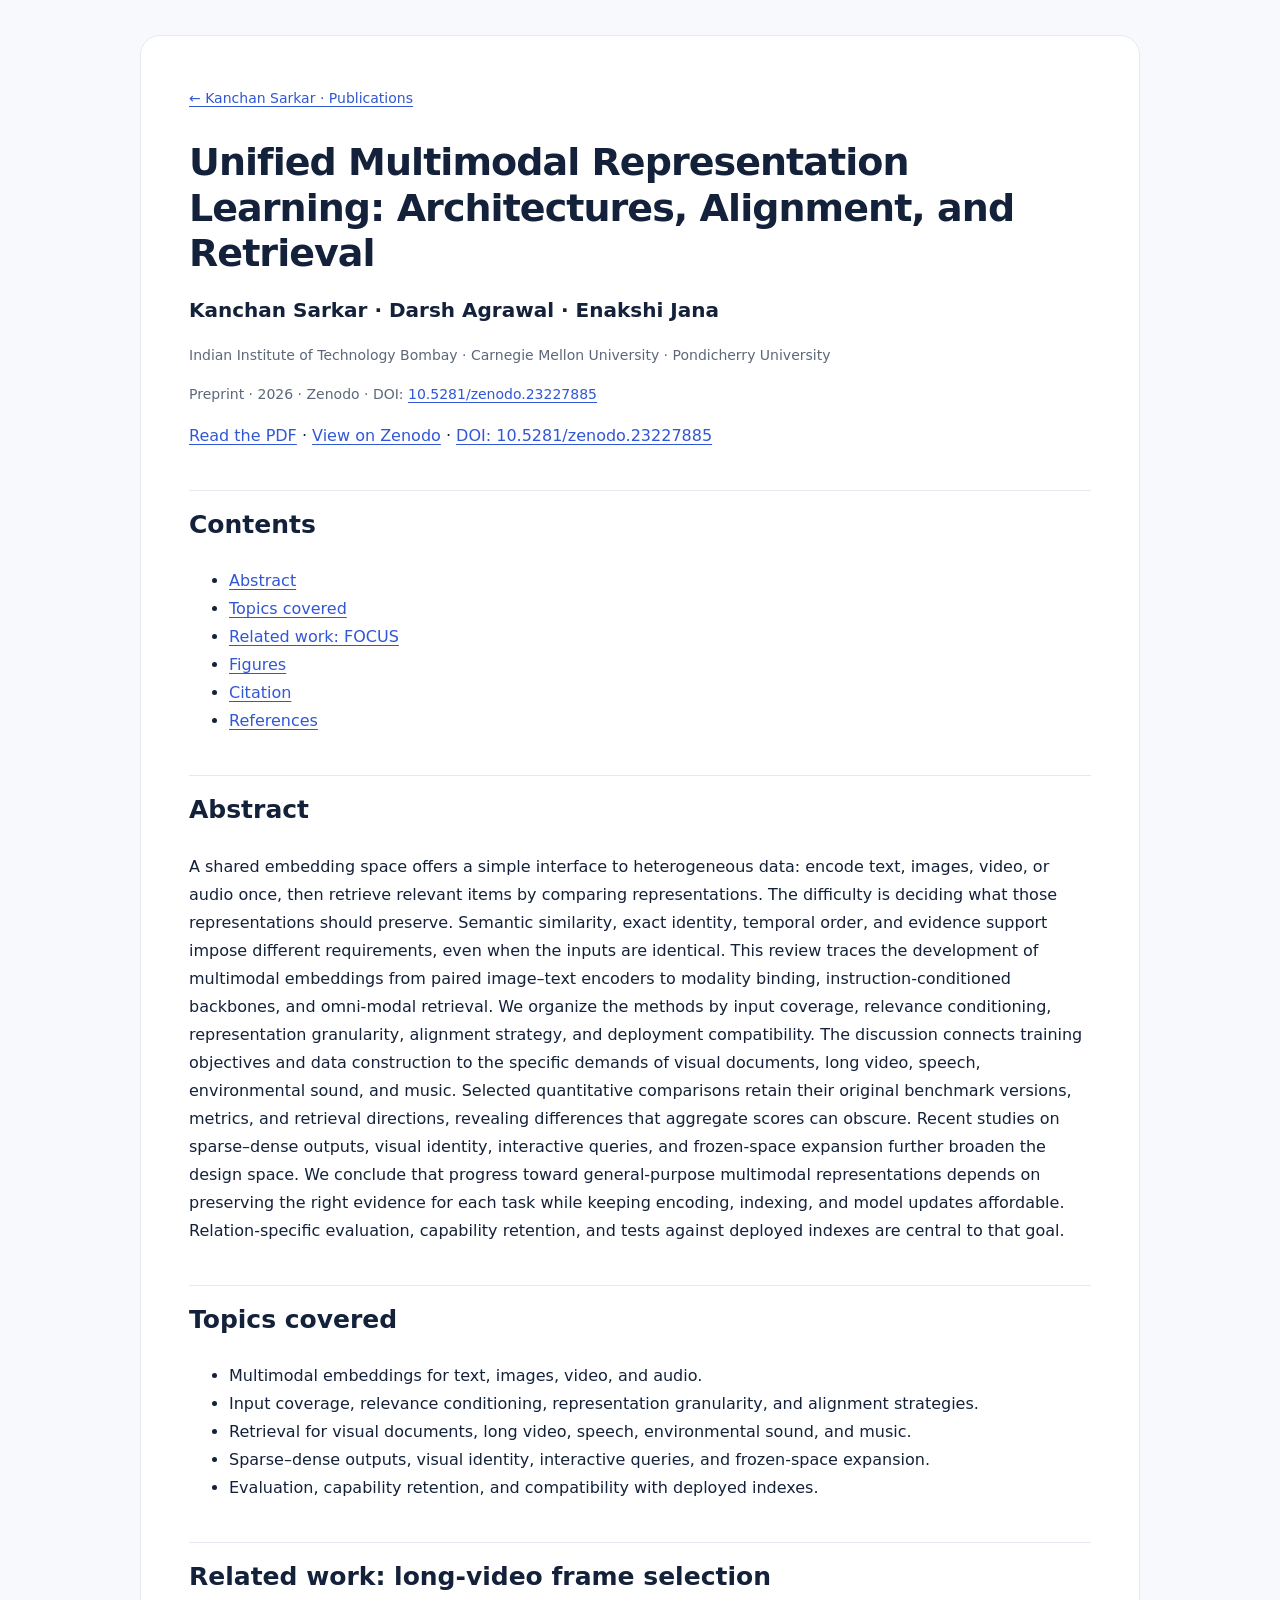
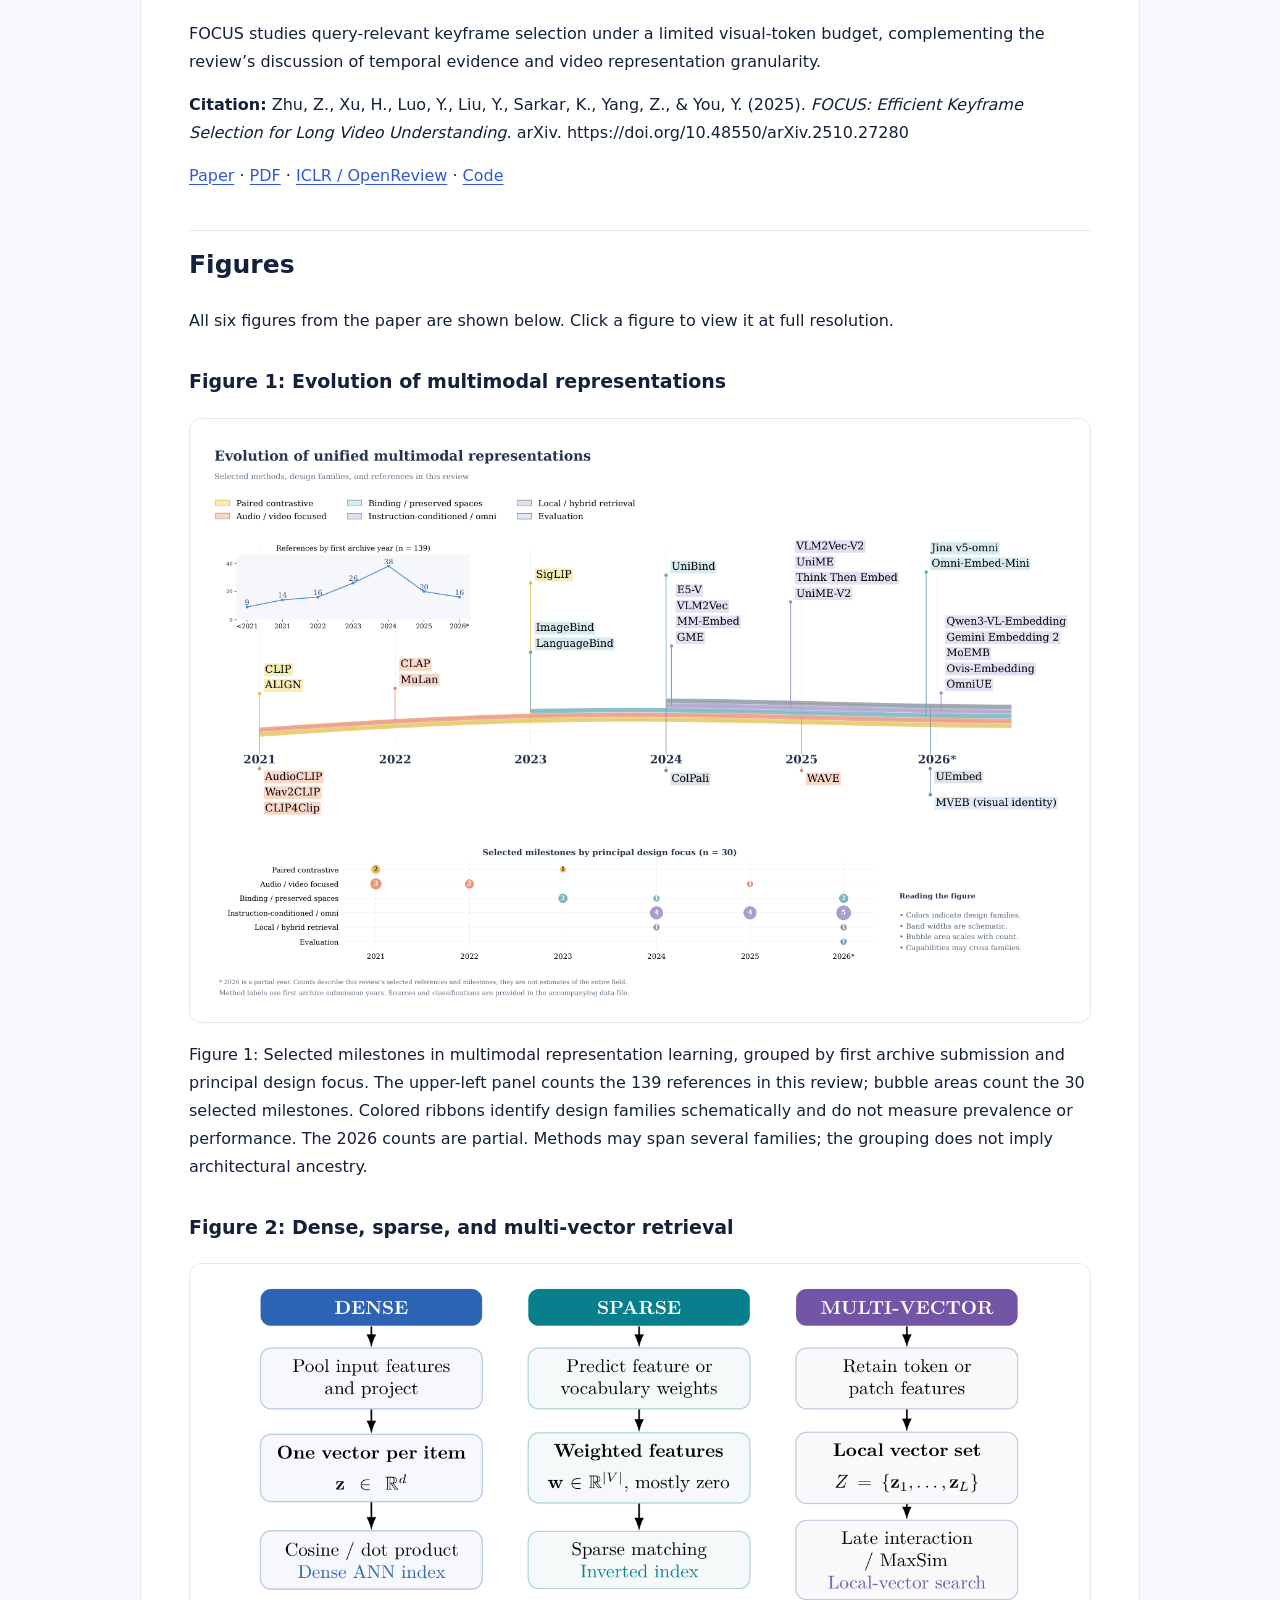
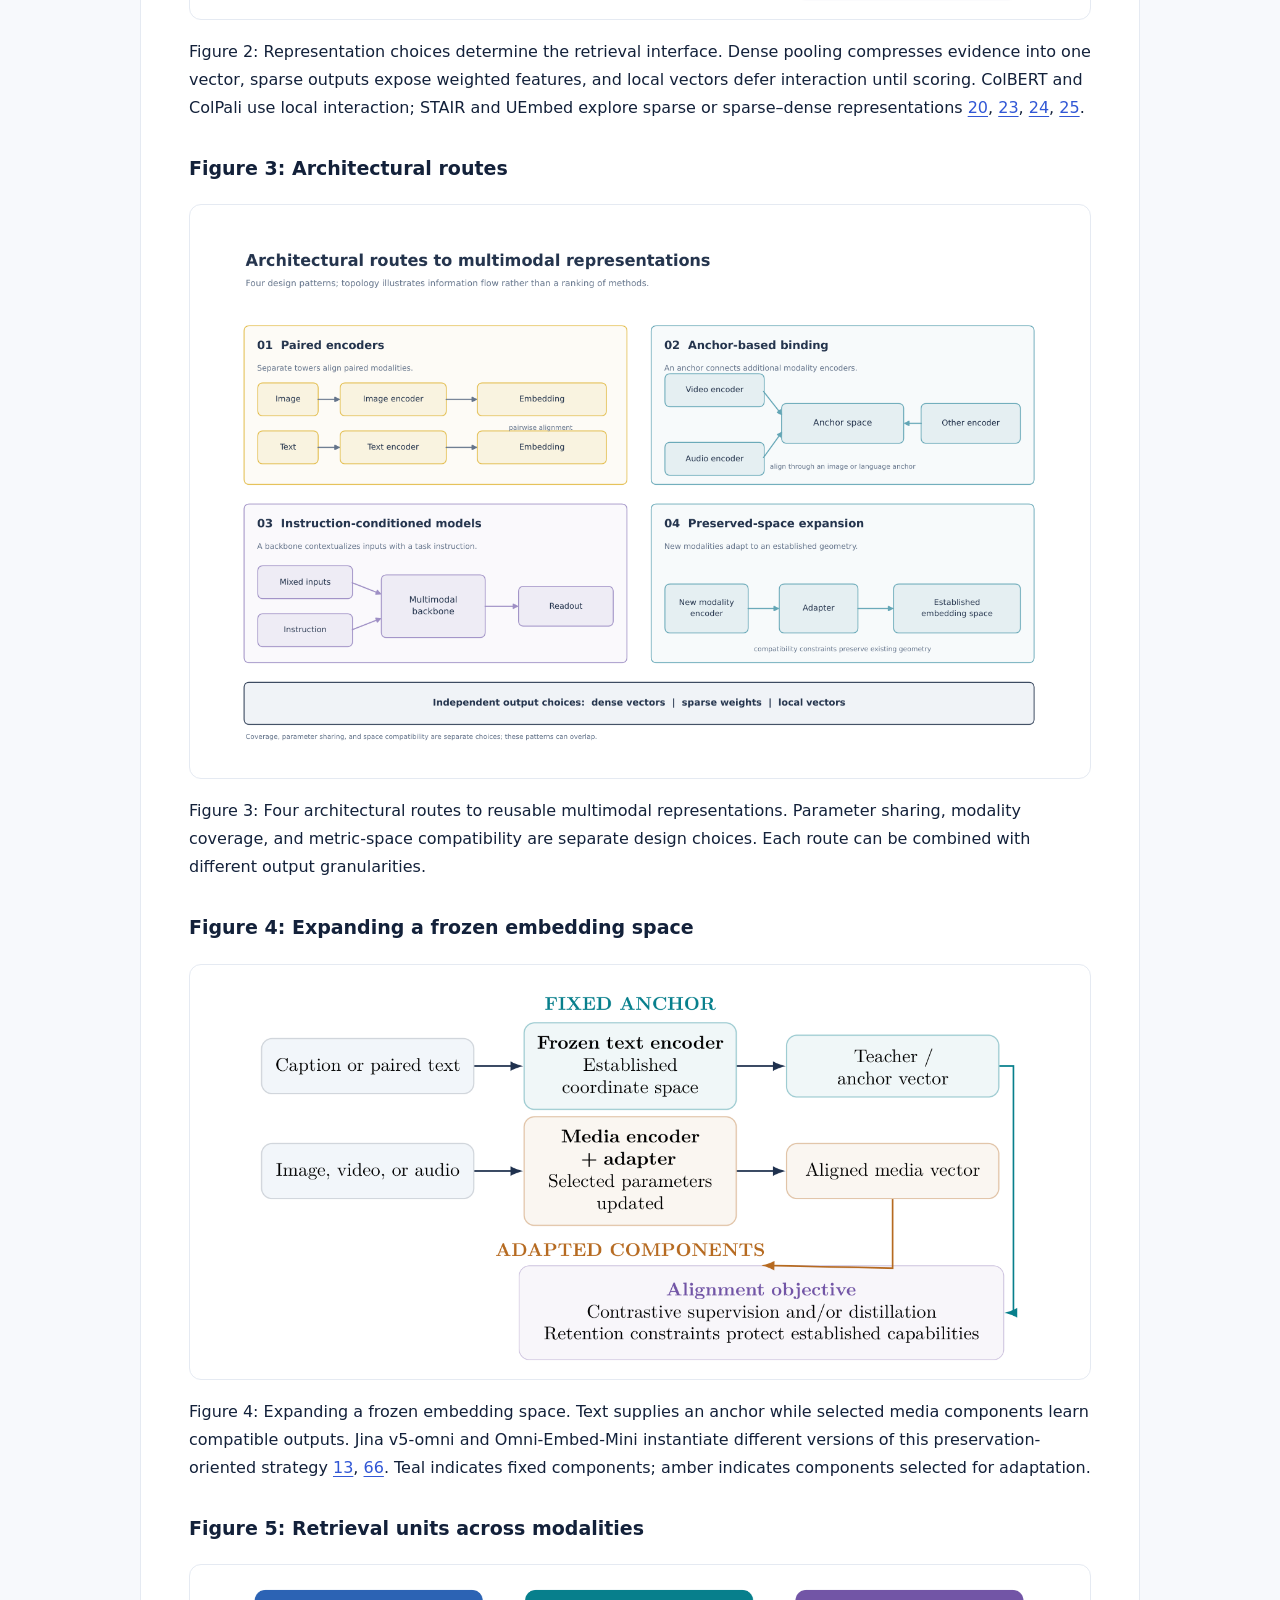
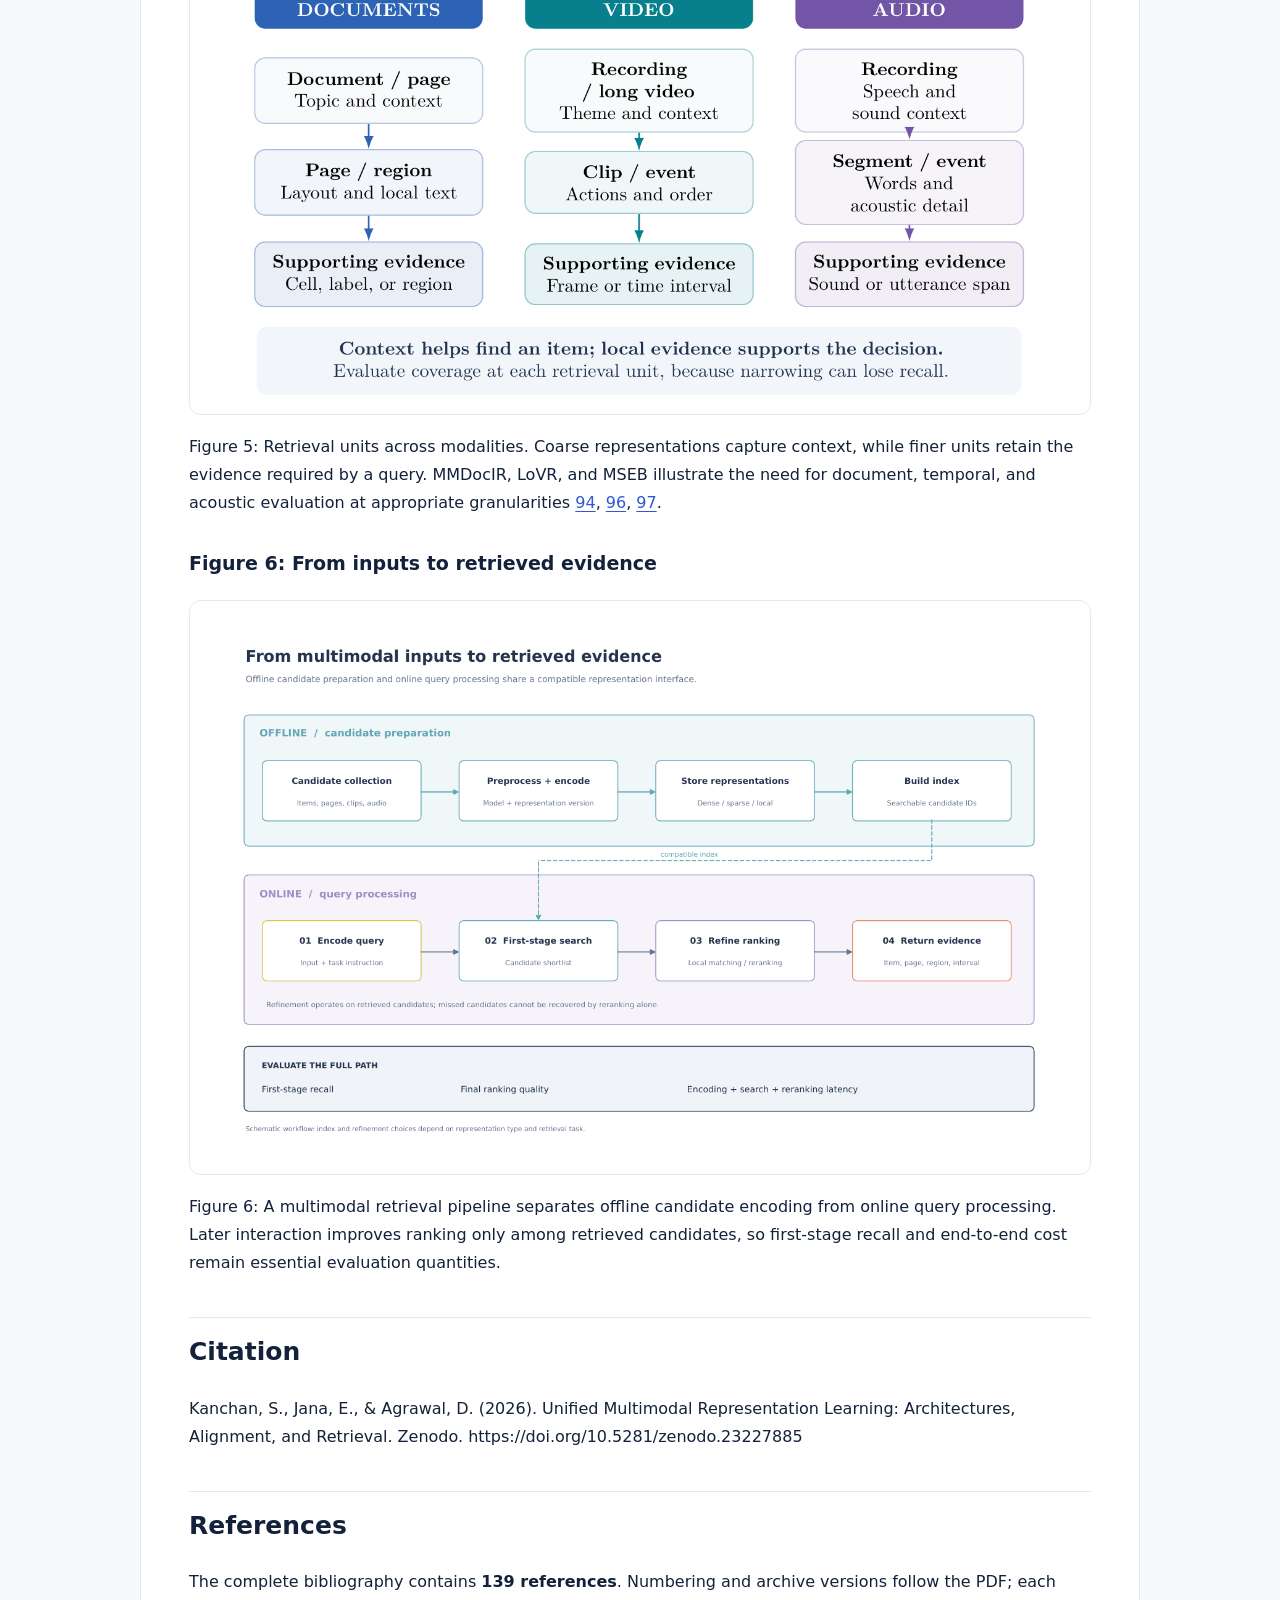
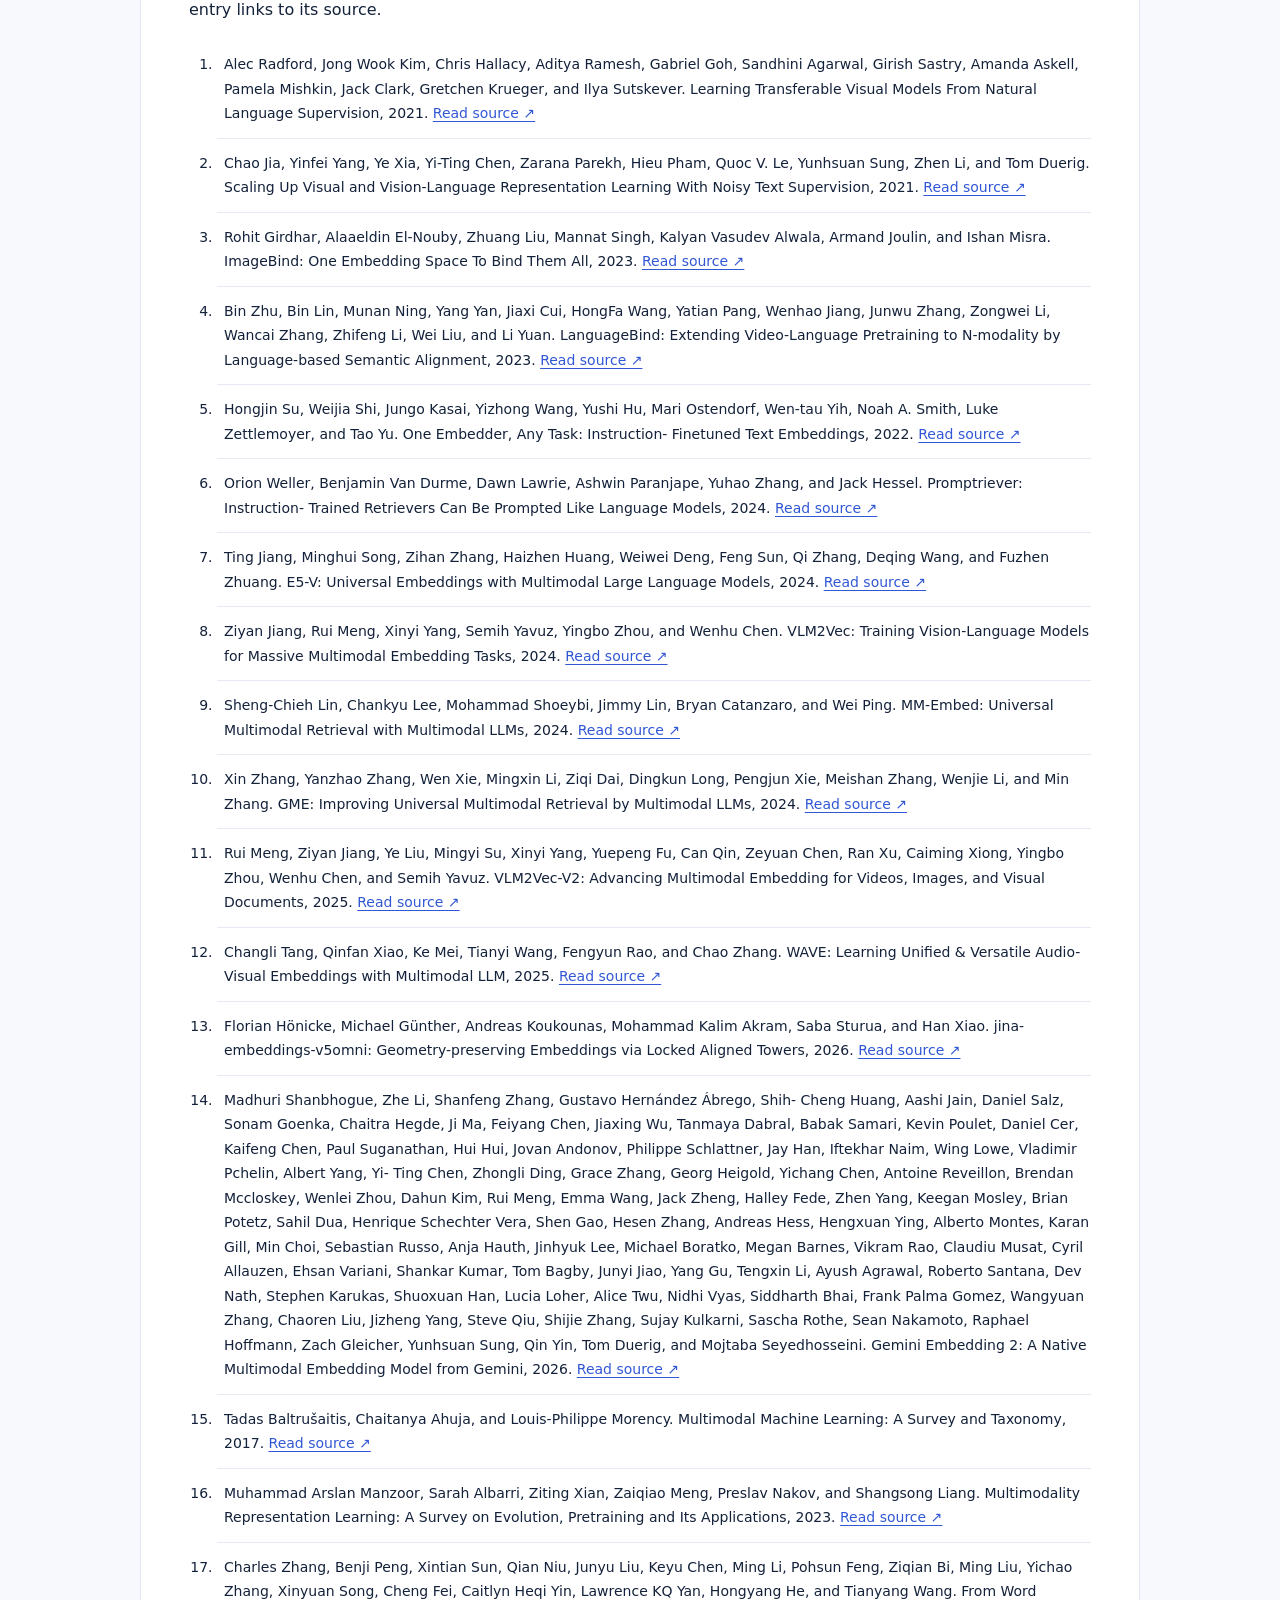
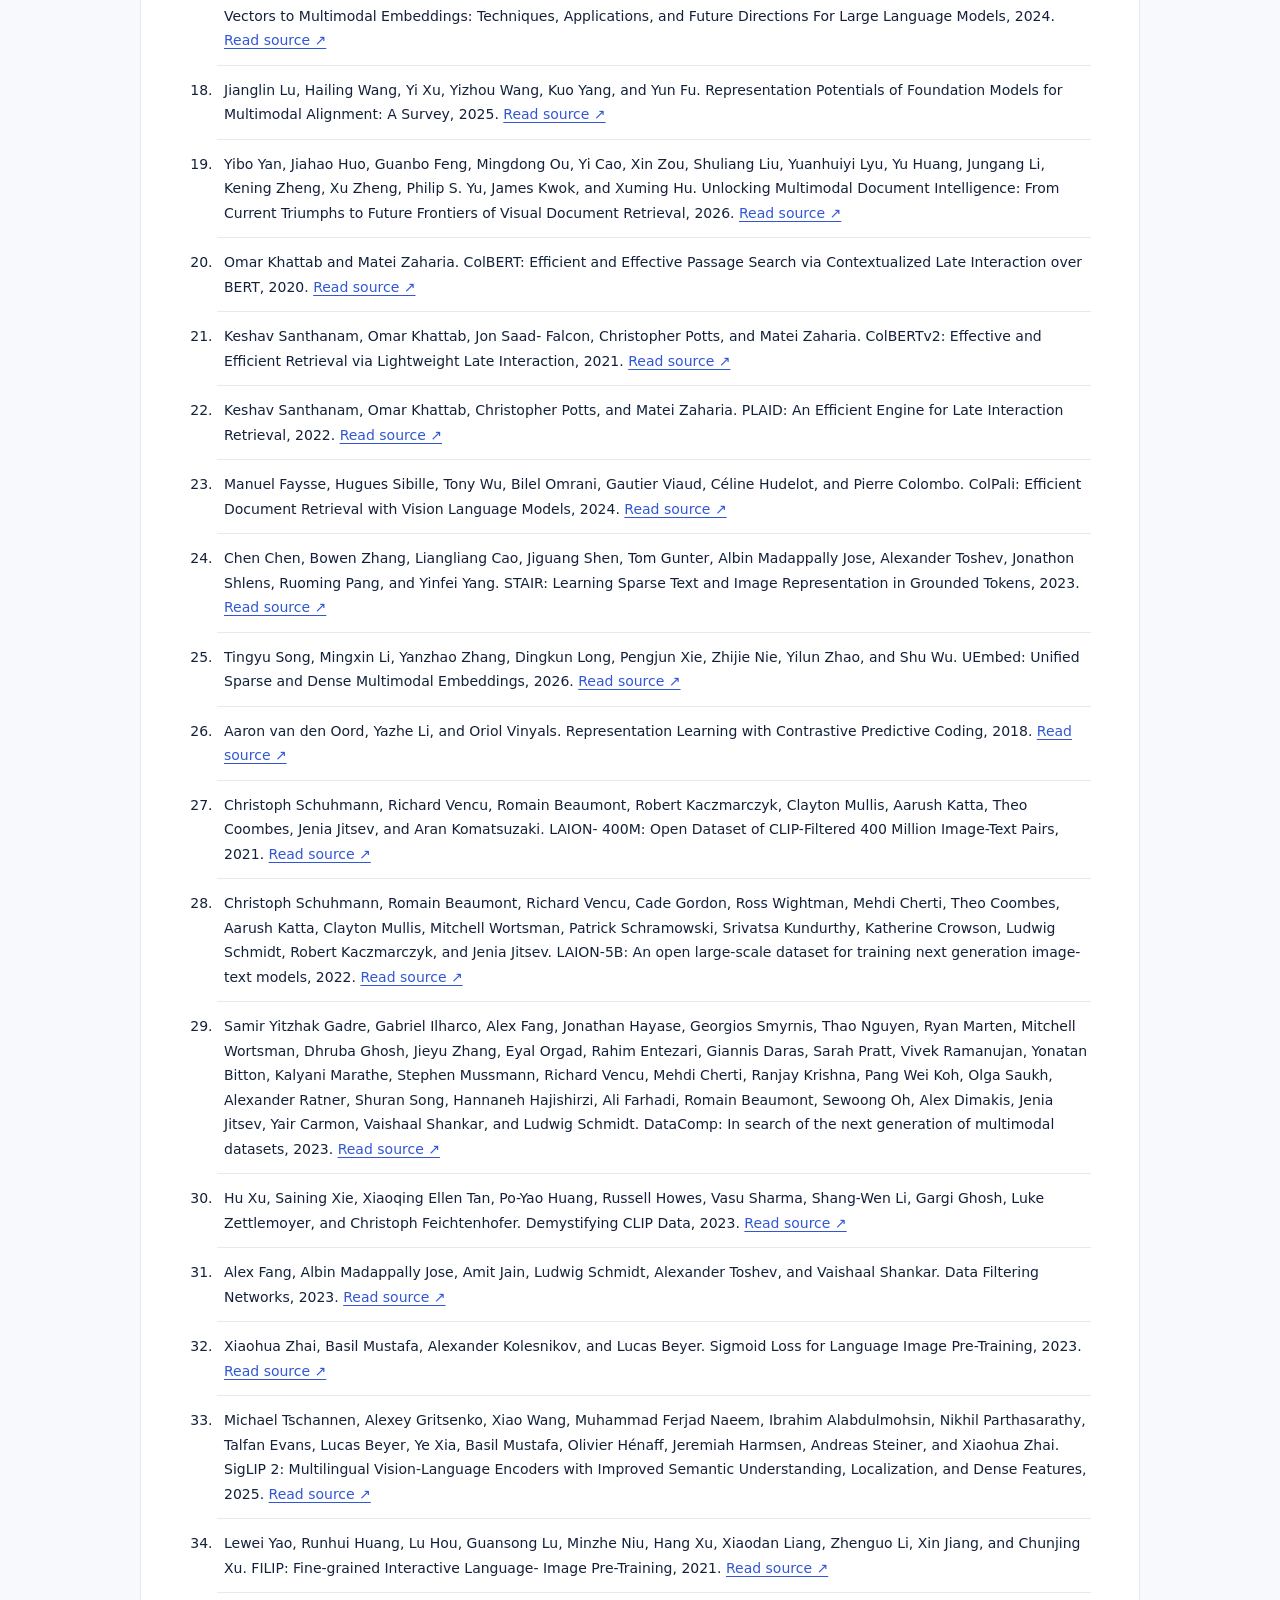
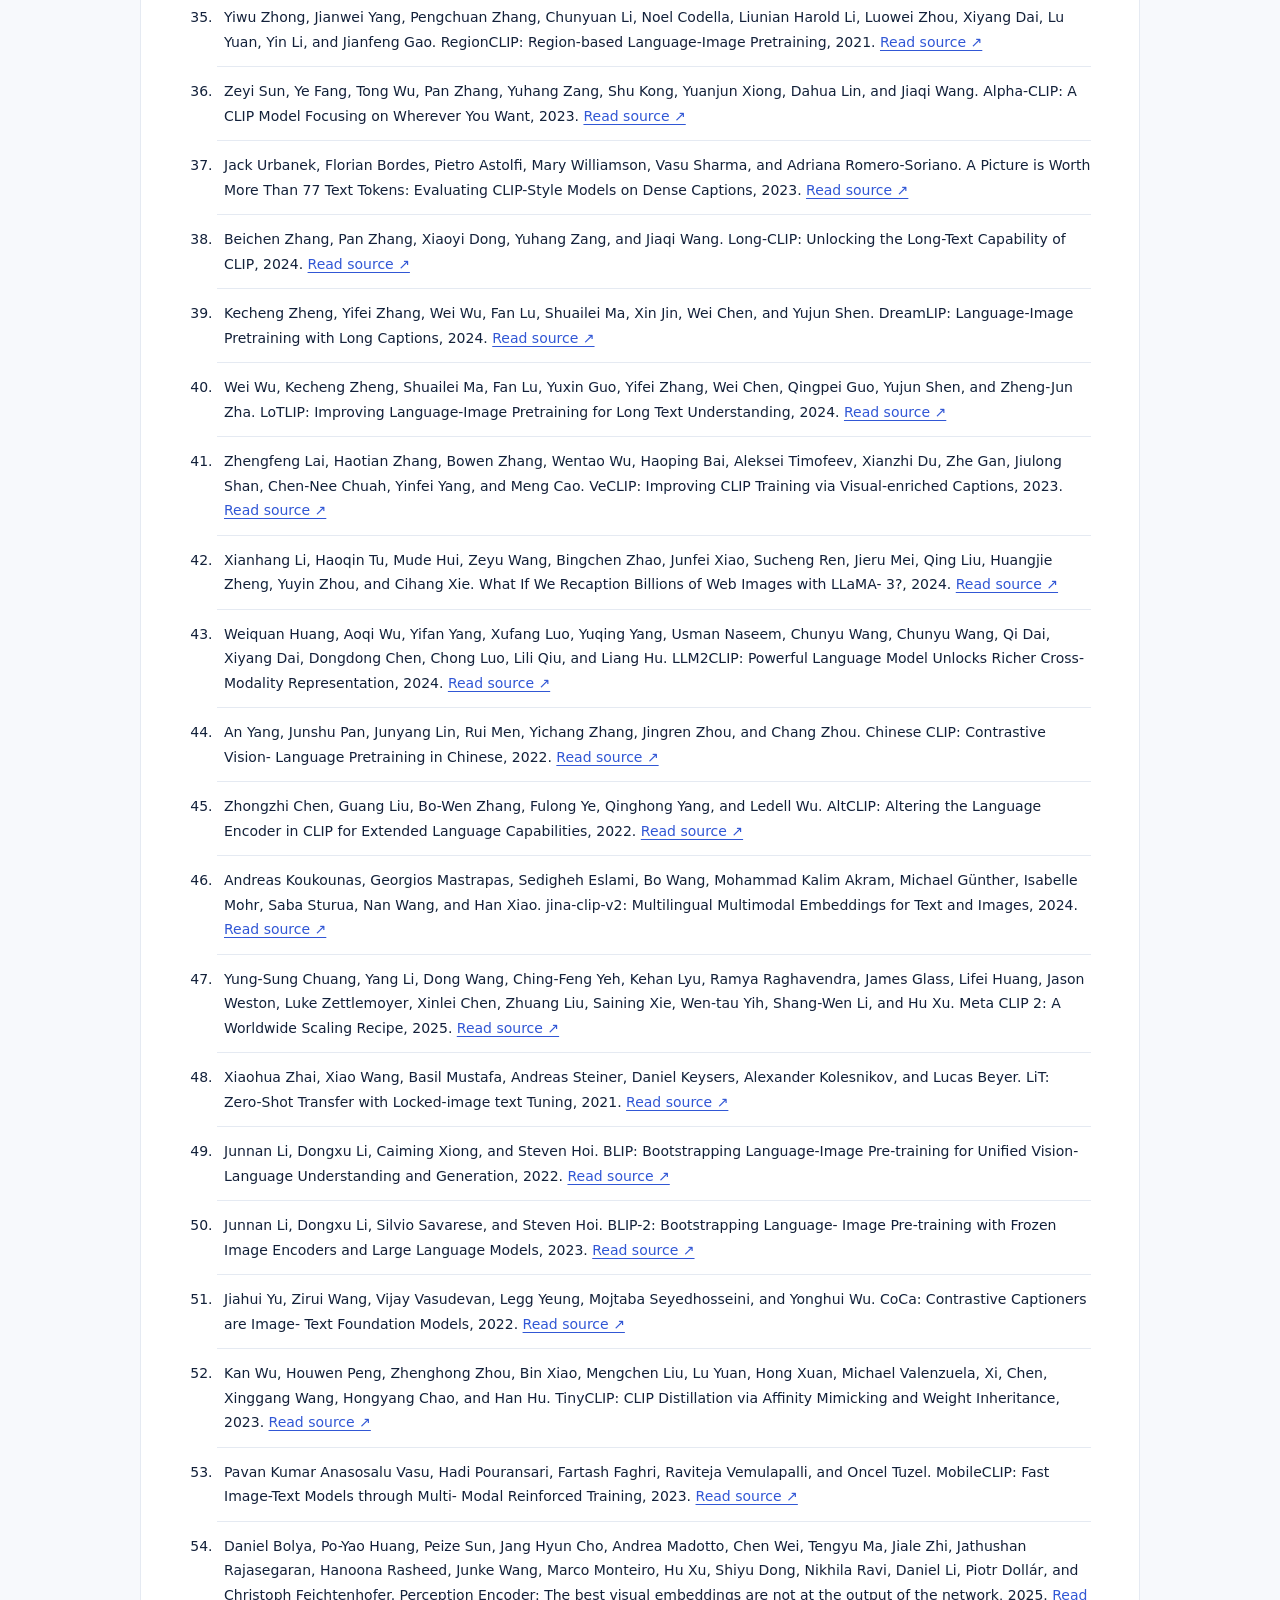
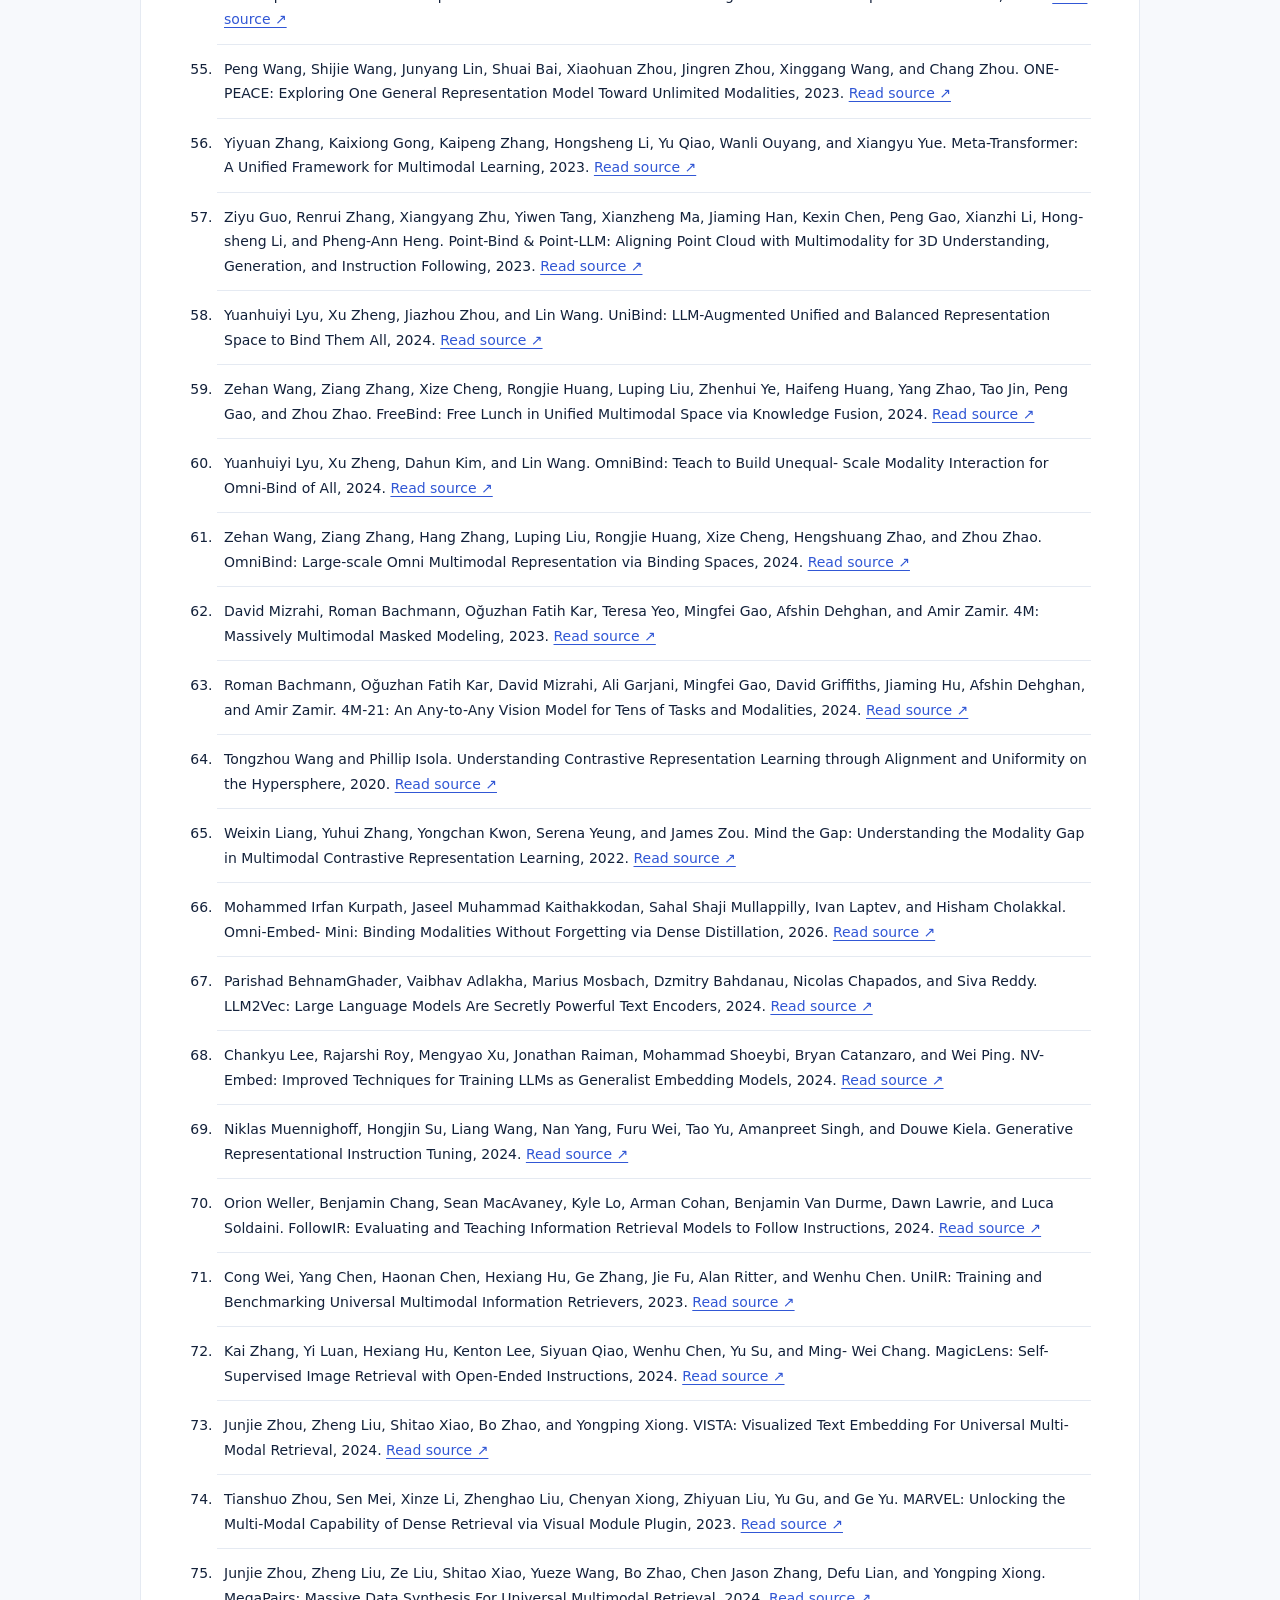
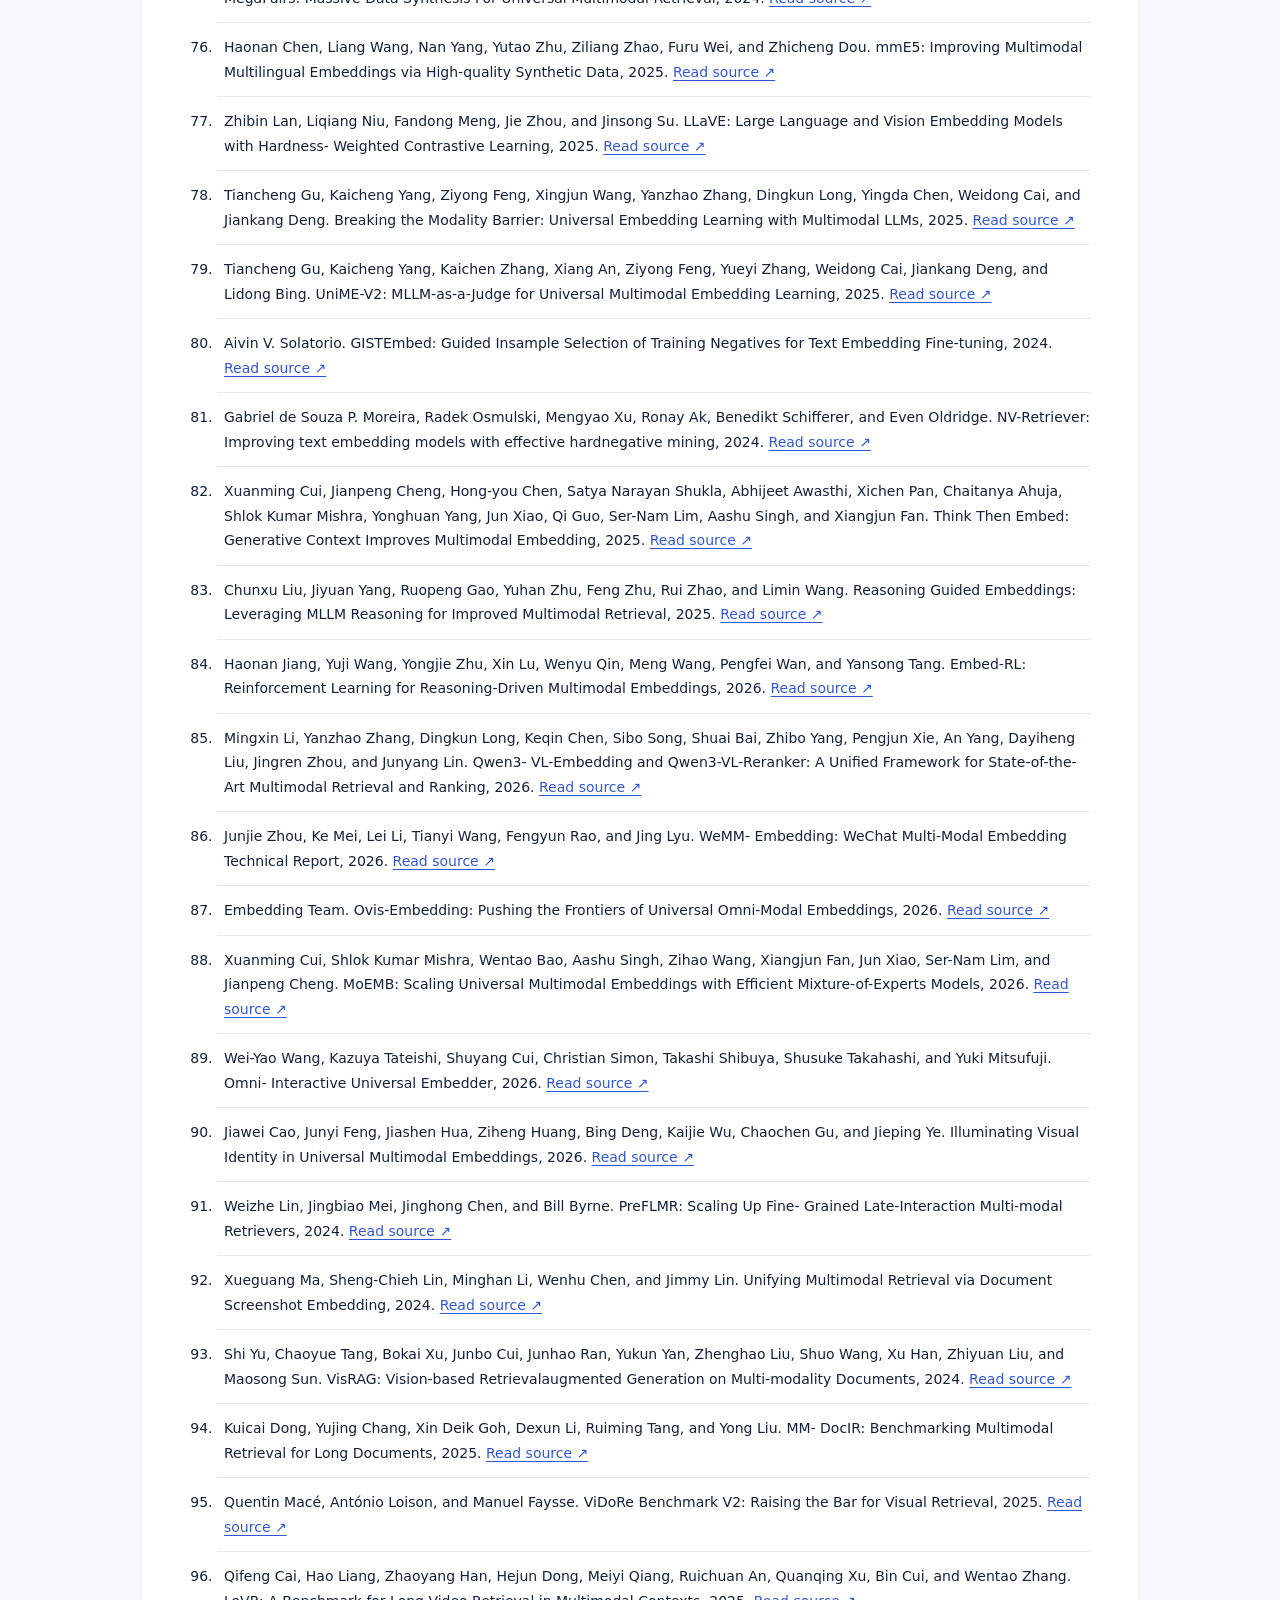
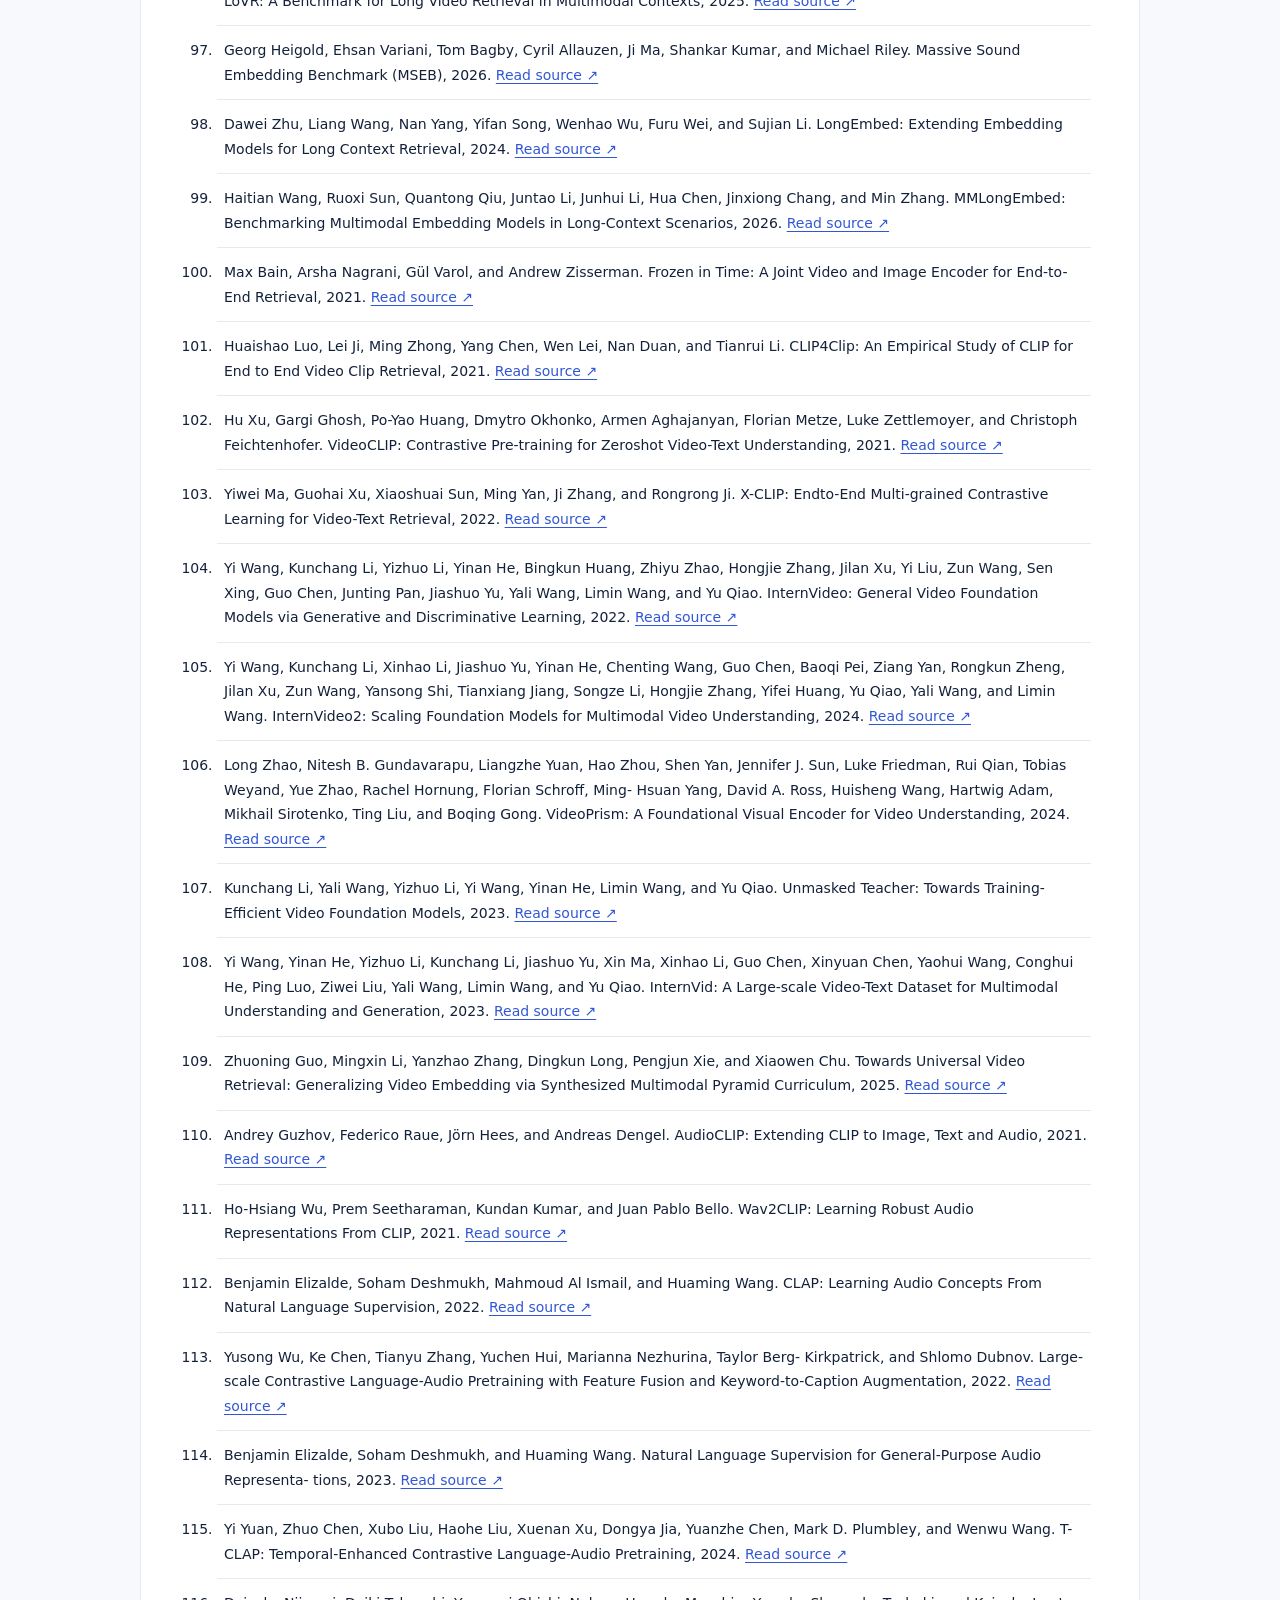
<file: files/Unified_Multimodal_Representation_Learning.html>
<!doctype html>
<html lang="en"><head>
<meta charset="utf-8"><meta name="viewport" content="width=device-width,initial-scale=1">
<title>Unified Multimodal Representation Learning: Architectures, Alignment, and Retrieval</title>
<meta name="description" content="A shared embedding space offers a simple interface to heterogeneous data: encode text, images, video, or audio once, then retrieve relevant items by comparing representations. The difficulty is deciding what those representations should preserve. Semantic similarity, exact identi">
<link rel="canonical" href="https://kanchaniit.github.io/files/Unified_Multimodal_Representation_Learning.html">
<meta name="robots" content="index,follow">
<meta name="citation_title" content="Unified Multimodal Representation Learning: Architectures, Alignment, and Retrieval">
<meta name="citation_author" content="Kanchan Sarkar">
<meta name="citation_author" content="Darsh Agrawal">
<meta name="citation_author" content="Enakshi Jana">
<meta name="citation_publication_date" content="2026">
<meta name="citation_online_date" content="2026/10/08">
<meta name="citation_doi" content="10.5281/zenodo.23227885">
<meta name="citation_pdf_url" content="https://kanchaniit.github.io/files/Unified_Multimodal_Representation_Learning.pdf">
<meta property="og:type" content="article"><meta property="og:title" content="Unified Multimodal Representation Learning: Architectures, Alignment, and Retrieval">
<meta property="og:url" content="https://kanchaniit.github.io/files/Unified_Multimodal_Representation_Learning.html"><meta property="og:image" content="https://kanchaniit.github.io/files/unified-multimodal/figure-1.png">
<script type="application/ld+json">{"@context": "https://schema.org", "@type": "ScholarlyArticle", "headline": "Unified Multimodal Representation Learning: Architectures, Alignment, and Retrieval", "name": "Unified Multimodal Representation Learning: Architectures, Alignment, and Retrieval", "author": [{"@type": "Person", "name": "Kanchan Sarkar"}, {"@type": "Person", "name": "Darsh Agrawal"}, {"@type": "Person", "name": "Enakshi Jana"}], "datePublished": "2026-10-08", "identifier": "https://doi.org/10.5281/zenodo.23227885", "url": "https://kanchaniit.github.io/files/Unified_Multimodal_Representation_Learning.html", "abstract": "A shared embedding space offers a simple interface to heterogeneous data: encode text, images, video, or audio once, then retrieve relevant items by comparing representations. The difficulty is deciding what those representations should preserve. Semantic similarity, exact identity, temporal order, and evidence support impose different requirements, even when the inputs are identical. This review traces the development of multimodal embeddings from paired image–text encoders to modality binding, instruction-conditioned backbones, and omni-modal retrieval. We organize the methods by input coverage, relevance conditioning, representation granularity, alignment strategy, and deployment compatibility. The discussion connects training objectives and data construction to the specific demands of visual documents, long video, speech, environmental sound, and music. Selected quantitative comparisons retain their original benchmark versions, metrics, and retrieval directions, revealing differences that aggregate scores can obscure. Recent studies on sparse–dense outputs, visual identity, interactive queries, and frozen-space expansion further broaden the design space. We conclude that progress toward general-purpose multimodal representations depends on preserving the right evidence for each task while keeping encoding, indexing, and model updates affordable. Relation-specific evaluation, capability retention, and tests against deployed indexes are central to that goal.", "encoding": {"@type": "MediaObject", "contentUrl": "https://kanchaniit.github.io/files/Unified_Multimodal_Representation_Learning.pdf", "encodingFormat": "application/pdf"}}</script>
<style>
:root{--ink:#13213a;--muted:#5c687a;--blue:#3157d5;--line:#e5eaf2}*{box-sizing:border-box}html{scroll-behavior:smooth}body{margin:0;font-family:Inter,system-ui,sans-serif;line-height:1.75;color:var(--ink);background:#f7f9fc}main{max-width:1000px;margin:35px auto;background:#fff;border:1px solid var(--line);border-radius:20px;padding:48px}a{color:var(--blue);text-underline-offset:3px}.back{font-size:14px}h1{font-size:38px;line-height:1.2;letter-spacing:-.025em;margin:28px 0 16px}.authors{font-size:20px;font-weight:650}.affiliations,.date{color:var(--muted);font-size:14px}h2{font-size:25px;margin-top:40px;padding-top:12px;border-top:1px solid var(--line);scroll-margin-top:20px}h3{font-size:19px;margin-top:30px}p{margin:15px 0}.figure{display:block;border:1px solid var(--line);border-radius:12px;padding:12px;margin:18px 0}.figure img{width:100%;height:auto;display:block}.references{padding-left:28px}.references li{padding:12px 0 12px 7px;border-bottom:1px solid var(--line);font-size:14px;overflow-wrap:anywhere}.references li:target{background:#edf2ff}@media(max-width:650px){main{margin:0;border:0;border-radius:0;padding:25px 20px}h1{font-size:29px}.authors{font-size:18px}}
</style></head><body><main>
<a class="back" href="../index.html#publications">← Kanchan Sarkar · Publications</a>
<header><h1>Unified Multimodal Representation Learning: Architectures, Alignment, and Retrieval</h1><div class="authors">Kanchan Sarkar · Darsh Agrawal · Enakshi Jana</div><p class="affiliations">Indian Institute of Technology Bombay · Carnegie Mellon University · Pondicherry University</p><p class="date">Preprint · 2026 · Zenodo · DOI: <a href="https://doi.org/10.5281/zenodo.23227885">10.5281/zenodo.23227885</a></p></header>
<p><a href="Unified_Multimodal_Representation_Learning.pdf">Read the PDF</a> · <a href="https://zenodo.org/records/23227885">View on Zenodo</a> · <a href="https://doi.org/10.5281/zenodo.23227885">DOI: 10.5281/zenodo.23227885</a></p><h2 id="contents">Contents</h2><ul><li><a href="#abstract">Abstract</a></li><li><a href="#topics-covered">Topics covered</a></li><li><a href="#related-work-long-video-frame-selection">Related work: FOCUS</a></li><li><a href="#figures">Figures</a></li><li><a href="#citation">Citation</a></li><li><a href="#references">References</a></li></ul><h2 id="abstract">Abstract</h2><p>A shared embedding space offers a simple interface to heterogeneous data: encode text, images, video, or audio once, then retrieve relevant items by comparing representations. The difficulty is deciding what those representations should preserve. Semantic similarity, exact identity, temporal order, and evidence support impose different requirements, even when the inputs are identical. This review traces the development of multimodal embeddings from paired image–text encoders to modality binding, instruction-conditioned backbones, and omni-modal retrieval. We organize the methods by input coverage, relevance conditioning, representation granularity, alignment strategy, and deployment compatibility. The discussion connects training objectives and data construction to the specific demands of visual documents, long video, speech, environmental sound, and music. Selected quantitative comparisons retain their original benchmark versions, metrics, and retrieval directions, revealing differences that aggregate scores can obscure. Recent studies on sparse–dense outputs, visual identity, interactive queries, and frozen-space expansion further broaden the design space. We conclude that progress toward general-purpose multimodal representations depends on preserving the right evidence for each task while keeping encoding, indexing, and model updates affordable. Relation-specific evaluation, capability retention, and tests against deployed indexes are central to that goal.</p><h2 id="topics-covered">Topics covered</h2><ul><li>Multimodal embeddings for text, images, video, and audio.</li><li>Input coverage, relevance conditioning, representation granularity, and alignment strategies.</li><li>Retrieval for visual documents, long video, speech, environmental sound, and music.</li><li>Sparse–dense outputs, visual identity, interactive queries, and frozen-space expansion.</li><li>Evaluation, capability retention, and compatibility with deployed indexes.</li></ul><h2 id="related-work-long-video-frame-selection">Related work: long-video frame selection</h2><p>FOCUS studies query-relevant keyframe selection under a limited visual-token budget, complementing the review’s discussion of temporal evidence and video representation granularity.</p><p><strong>Citation:</strong> Zhu, Z., Xu, H., Luo, Y., Liu, Y., Sarkar, K., Yang, Z., &amp; You, Y. (2025). <em>FOCUS: Efficient Keyframe Selection for Long Video Understanding</em>. arXiv. https://doi.org/10.48550/arXiv.2510.27280</p><p><a href="https://arxiv.org/abs/2510.27280">Paper</a> · <a href="https://arxiv.org/pdf/2510.27280">PDF</a> · <a href="https://openreview.net/forum?id=1OQKqLFcbB">ICLR / OpenReview</a> · <a href="https://github.com/NUS-HPC-AI-Lab/FOCUS">Code</a></p><h2 id="figures">Figures</h2><p>All six figures from the paper are shown below. Click a figure to view it at full resolution.</p><h3>Figure 1: Evolution of multimodal representations</h3><a class="figure" href="unified-multimodal/figure-1.png"><img src="unified-multimodal/figure-1.png" alt="Evolution of multimodal representations" loading="lazy"></a><p>Figure 1: Selected milestones in multimodal representation learning, grouped by first archive submission and principal design focus. The upper-left panel counts the 139 references in this review; bubble areas count the 30 selected milestones. Colored ribbons identify design families schematically and do not measure prevalence or performance. The 2026 counts are partial. Methods may span several families; the grouping does not imply architectural ancestry.</p><h3>Figure 2: Dense, sparse, and multi-vector retrieval</h3><a class="figure" href="unified-multimodal/figure-2.png"><img src="unified-multimodal/figure-2.png" alt="Dense, sparse, and multi-vector retrieval" loading="lazy"></a><p>Figure 2: Representation choices determine the retrieval interface. Dense pooling compresses evidence into one vector, sparse outputs expose weighted features, and local vectors defer interaction until scoring. ColBERT and ColPali use local interaction; STAIR and UEmbed explore sparse or sparse–dense representations <a href="#ref-20">20</a>, <a href="#ref-23">23</a>, <a href="#ref-24">24</a>, <a href="#ref-25">25</a>.</p><h3>Figure 3: Architectural routes</h3><a class="figure" href="unified-multimodal/figure-3.png"><img src="unified-multimodal/figure-3.png" alt="Architectural routes" loading="lazy"></a><p>Figure 3: Four architectural routes to reusable multimodal representations. Parameter sharing, modality coverage, and metric-space compatibility are separate design choices. Each route can be combined with different output granularities.</p><h3>Figure 4: Expanding a frozen embedding space</h3><a class="figure" href="unified-multimodal/figure-4.png"><img src="unified-multimodal/figure-4.png" alt="Expanding a frozen embedding space" loading="lazy"></a><p>Figure 4: Expanding a frozen embedding space. Text supplies an anchor while selected media components learn compatible outputs. Jina v5-omni and Omni-Embed-Mini instantiate different versions of this preservation-oriented strategy <a href="#ref-13">13</a>, <a href="#ref-66">66</a>. Teal indicates fixed components; amber indicates components selected for adaptation.</p><h3>Figure 5: Retrieval units across modalities</h3><a class="figure" href="unified-multimodal/figure-5.png"><img src="unified-multimodal/figure-5.png" alt="Retrieval units across modalities" loading="lazy"></a><p>Figure 5: Retrieval units across modalities. Coarse representations capture context, while finer units retain the evidence required by a query. MMDocIR, LoVR, and MSEB illustrate the need for document, temporal, and acoustic evaluation at appropriate granularities <a href="#ref-94">94</a>, <a href="#ref-96">96</a>, <a href="#ref-97">97</a>.</p><h3>Figure 6: From inputs to retrieved evidence</h3><a class="figure" href="unified-multimodal/figure-6.png"><img src="unified-multimodal/figure-6.png" alt="From inputs to retrieved evidence" loading="lazy"></a><p>Figure 6: A multimodal retrieval pipeline separates offline candidate encoding from online query processing. Later interaction improves ranking only among retrieved candidates, so first-stage recall and end-to-end cost remain essential evaluation quantities.</p><h2 id="citation">Citation</h2><p>Kanchan, S., Jana, E., &amp; Agrawal, D. (2026). Unified Multimodal Representation Learning: Architectures, Alignment, and Retrieval. Zenodo. https://doi.org/10.5281/zenodo.23227885</p><h2 id="references">References</h2><p>The complete bibliography contains <strong>139 references</strong>. Numbering and archive versions follow the PDF; each entry links to its source.</p><ol class="references"><li id="ref-1">Alec Radford, Jong Wook Kim, Chris Hallacy, Aditya Ramesh, Gabriel Goh, Sandhini Agarwal, Girish Sastry, Amanda Askell, Pamela Mishkin, Jack Clark, Gretchen Krueger, and Ilya Sutskever. Learning Transferable Visual Models From Natural Language Supervision, 2021. <a href="https://arxiv.org/abs/2103.00020v1">Read source ↗</a></li><li id="ref-2">Chao Jia, Yinfei Yang, Ye Xia, Yi-Ting Chen, Zarana Parekh, Hieu Pham, Quoc V. Le, Yunhsuan Sung, Zhen Li, and Tom Duerig. Scaling Up Visual and Vision-Language Representation Learning With Noisy Text Supervision, 2021. <a href="https://arxiv.org/abs/2102.05918v2">Read source ↗</a></li><li id="ref-3">Rohit Girdhar, Alaaeldin El-Nouby, Zhuang Liu, Mannat Singh, Kalyan Vasudev Alwala, Armand Joulin, and Ishan Misra. ImageBind: One Embedding Space To Bind Them All, 2023. <a href="https://arxiv.org/abs/2305.05665v2">Read source ↗</a></li><li id="ref-4">Bin Zhu, Bin Lin, Munan Ning, Yang Yan, Jiaxi Cui, HongFa Wang, Yatian Pang, Wenhao Jiang, Junwu Zhang, Zongwei Li, Wancai Zhang, Zhifeng Li, Wei Liu, and Li Yuan. LanguageBind: Extending Video-Language Pretraining to N-modality by Language-based Semantic Alignment, 2023. <a href="https://arxiv.org/abs/2310.01852v7">Read source ↗</a></li><li id="ref-5">Hongjin Su, Weijia Shi, Jungo Kasai, Yizhong Wang, Yushi Hu, Mari Ostendorf, Wen-tau Yih, Noah A. Smith, Luke Zettlemoyer, and Tao Yu. One Embedder, Any Task: Instruction- Finetuned Text Embeddings, 2022. <a href="https://arxiv.org/abs/2212.09741v3">Read source ↗</a></li><li id="ref-6">Orion Weller, Benjamin Van Durme, Dawn Lawrie, Ashwin Paranjape, Yuhao Zhang, and Jack Hessel. Promptriever: Instruction- Trained Retrievers Can Be Prompted Like Language Models, 2024. <a href="https://arxiv.org/abs/2409.11136v1">Read source ↗</a></li><li id="ref-7">Ting Jiang, Minghui Song, Zihan Zhang, Haizhen Huang, Weiwei Deng, Feng Sun, Qi Zhang, Deqing Wang, and Fuzhen Zhuang. E5-V: Universal Embeddings with Multimodal Large Language Models, 2024. <a href="https://arxiv.org/abs/2407.12580v1">Read source ↗</a></li><li id="ref-8">Ziyan Jiang, Rui Meng, Xinyi Yang, Semih Yavuz, Yingbo Zhou, and Wenhu Chen. VLM2Vec: Training Vision-Language Models for Massive Multimodal Embedding Tasks, 2024. <a href="https://arxiv.org/abs/2410.05160v3">Read source ↗</a></li><li id="ref-9">Sheng-Chieh Lin, Chankyu Lee, Mohammad Shoeybi, Jimmy Lin, Bryan Catanzaro, and Wei Ping. MM-Embed: Universal Multimodal Retrieval with Multimodal LLMs, 2024. <a href="https://arxiv.org/abs/2411.02571v2">Read source ↗</a></li><li id="ref-10">Xin Zhang, Yanzhao Zhang, Wen Xie, Mingxin Li, Ziqi Dai, Dingkun Long, Pengjun Xie, Meishan Zhang, Wenjie Li, and Min Zhang. GME: Improving Universal Multimodal Retrieval by Multimodal LLMs, 2024. <a href="https://arxiv.org/abs/2412.16855v2">Read source ↗</a></li><li id="ref-11">Rui Meng, Ziyan Jiang, Ye Liu, Mingyi Su, Xinyi Yang, Yuepeng Fu, Can Qin, Zeyuan Chen, Ran Xu, Caiming Xiong, Yingbo Zhou, Wenhu Chen, and Semih Yavuz. VLM2Vec-V2: Advancing Multimodal Embedding for Videos, Images, and Visual Documents, 2025. <a href="https://arxiv.org/abs/2507.04590v1">Read source ↗</a></li><li id="ref-12">Changli Tang, Qinfan Xiao, Ke Mei, Tianyi Wang, Fengyun Rao, and Chao Zhang. WAVE: Learning Unified &amp; Versatile Audio-Visual Embeddings with Multimodal LLM, 2025. <a href="https://arxiv.org/abs/2509.21990v2">Read source ↗</a></li><li id="ref-13">Florian Hönicke, Michael Günther, Andreas Koukounas, Mohammad Kalim Akram, Saba Sturua, and Han Xiao. jina-embeddings-v5omni: Geometry-preserving Embeddings via Locked Aligned Towers, 2026. <a href="https://arxiv.org/abs/2605.08384v4">Read source ↗</a></li><li id="ref-14">Madhuri Shanbhogue, Zhe Li, Shanfeng Zhang, Gustavo Hernández Ábrego, Shih- Cheng Huang, Aashi Jain, Daniel Salz, Sonam Goenka, Chaitra Hegde, Ji Ma, Feiyang Chen, Jiaxing Wu, Tanmaya Dabral, Babak Samari, Kevin Poulet, Daniel Cer, Kaifeng Chen, Paul Suganathan, Hui Hui, Jovan Andonov, Philippe Schlattner, Jay Han, Iftekhar Naim, Wing Lowe, Vladimir Pchelin, Albert Yang, Yi- Ting Chen, Zhongli Ding, Grace Zhang, Georg Heigold, Yichang Chen, Antoine Reveillon, Brendan Mccloskey, Wenlei Zhou, Dahun Kim, Rui Meng, Emma Wang, Jack Zheng, Halley Fede, Zhen Yang, Keegan Mosley, Brian Potetz, Sahil Dua, Henrique Schechter Vera, Shen Gao, Hesen Zhang, Andreas Hess, Hengxuan Ying, Alberto Montes, Karan Gill, Min Choi, Sebastian Russo, Anja Hauth, Jinhyuk Lee, Michael Boratko, Megan Barnes, Vikram Rao, Claudiu Musat, Cyril Allauzen, Ehsan Variani, Shankar Kumar, Tom Bagby, Junyi Jiao, Yang Gu, Tengxin Li, Ayush Agrawal, Roberto Santana, Dev Nath, Stephen Karukas, Shuoxuan Han, Lucia Loher, Alice Twu, Nidhi Vyas, Siddharth Bhai, Frank Palma Gomez, Wangyuan Zhang, Chaoren Liu, Jizheng Yang, Steve Qiu, Shijie Zhang, Sujay Kulkarni, Sascha Rothe, Sean Nakamoto, Raphael Hoffmann, Zach Gleicher, Yunhsuan Sung, Qin Yin, Tom Duerig, and Mojtaba Seyedhosseini. Gemini Embedding 2: A Native Multimodal Embedding Model from Gemini, 2026. <a href="https://arxiv.org/abs/2605.27295v1">Read source ↗</a></li><li id="ref-15">Tadas Baltrušaitis, Chaitanya Ahuja, and Louis-Philippe Morency. Multimodal Machine Learning: A Survey and Taxonomy, 2017. <a href="https://arxiv.org/abs/1705.09406v2">Read source ↗</a></li><li id="ref-16">Muhammad Arslan Manzoor, Sarah Albarri, Ziting Xian, Zaiqiao Meng, Preslav Nakov, and Shangsong Liang. Multimodality Representation Learning: A Survey on Evolution, Pretraining and Its Applications, 2023. <a href="https://arxiv.org/abs/2302.00389v1">Read source ↗</a></li><li id="ref-17">Charles Zhang, Benji Peng, Xintian Sun, Qian Niu, Junyu Liu, Keyu Chen, Ming Li, Pohsun Feng, Ziqian Bi, Ming Liu, Yichao Zhang, Xinyuan Song, Cheng Fei, Caitlyn Heqi Yin, Lawrence KQ Yan, Hongyang He, and Tianyang Wang. From Word Vectors to Multimodal Embeddings: Techniques, Applications, and Future Directions For Large Language Models, 2024. <a href="https://arxiv.org/abs/2411.05036v3">Read source ↗</a></li><li id="ref-18">Jianglin Lu, Hailing Wang, Yi Xu, Yizhou Wang, Kuo Yang, and Yun Fu. Representation Potentials of Foundation Models for Multimodal Alignment: A Survey, 2025. <a href="https://arxiv.org/abs/2510.05184v1">Read source ↗</a></li><li id="ref-19">Yibo Yan, Jiahao Huo, Guanbo Feng, Mingdong Ou, Yi Cao, Xin Zou, Shuliang Liu, Yuanhuiyi Lyu, Yu Huang, Jungang Li, Kening Zheng, Xu Zheng, Philip S. Yu, James Kwok, and Xuming Hu. Unlocking Multimodal Document Intelligence: From Current Triumphs to Future Frontiers of Visual Document Retrieval, 2026. <a href="https://arxiv.org/abs/2602.19961v3">Read source ↗</a></li><li id="ref-20">Omar Khattab and Matei Zaharia. ColBERT: Efficient and Effective Passage Search via Contextualized Late Interaction over BERT, 2020. <a href="https://arxiv.org/abs/2004.12832v2">Read source ↗</a></li><li id="ref-21">Keshav Santhanam, Omar Khattab, Jon Saad- Falcon, Christopher Potts, and Matei Zaharia. ColBERTv2: Effective and Efficient Retrieval via Lightweight Late Interaction, 2021. <a href="https://arxiv.org/abs/2112.01488v3">Read source ↗</a></li><li id="ref-22">Keshav Santhanam, Omar Khattab, Christopher Potts, and Matei Zaharia. PLAID: An Efficient Engine for Late Interaction Retrieval, 2022. <a href="https://arxiv.org/abs/2205.09707v1">Read source ↗</a></li><li id="ref-23">Manuel Faysse, Hugues Sibille, Tony Wu, Bilel Omrani, Gautier Viaud, Céline Hudelot, and Pierre Colombo. ColPali: Efficient Document Retrieval with Vision Language Models, 2024. <a href="https://arxiv.org/abs/2407.01449v6">Read source ↗</a></li><li id="ref-24">Chen Chen, Bowen Zhang, Liangliang Cao, Jiguang Shen, Tom Gunter, Albin Madappally Jose, Alexander Toshev, Jonathon Shlens, Ruoming Pang, and Yinfei Yang. STAIR: Learning Sparse Text and Image Representation in Grounded Tokens, 2023. <a href="https://arxiv.org/abs/2301.13081v2">Read source ↗</a></li><li id="ref-25">Tingyu Song, Mingxin Li, Yanzhao Zhang, Dingkun Long, Pengjun Xie, Zhijie Nie, Yilun Zhao, and Shu Wu. UEmbed: Unified Sparse and Dense Multimodal Embeddings, 2026. <a href="https://arxiv.org/abs/2608.02583v1">Read source ↗</a></li><li id="ref-26">Aaron van den Oord, Yazhe Li, and Oriol Vinyals. Representation Learning with Contrastive Predictive Coding, 2018. <a href="https://arxiv.org/abs/1807.03748v2">Read source ↗</a></li><li id="ref-27">Christoph Schuhmann, Richard Vencu, Romain Beaumont, Robert Kaczmarczyk, Clayton Mullis, Aarush Katta, Theo Coombes, Jenia Jitsev, and Aran Komatsuzaki. LAION- 400M: Open Dataset of CLIP-Filtered 400 Million Image-Text Pairs, 2021. <a href="https://arxiv.org/abs/2111.02114v1">Read source ↗</a></li><li id="ref-28">Christoph Schuhmann, Romain Beaumont, Richard Vencu, Cade Gordon, Ross Wightman, Mehdi Cherti, Theo Coombes, Aarush Katta, Clayton Mullis, Mitchell Wortsman, Patrick Schramowski, Srivatsa Kundurthy, Katherine Crowson, Ludwig Schmidt, Robert Kaczmarczyk, and Jenia Jitsev. LAION-5B: An open large-scale dataset for training next generation image-text models, 2022. <a href="https://arxiv.org/abs/2210.08402v1">Read source ↗</a></li><li id="ref-29">Samir Yitzhak Gadre, Gabriel Ilharco, Alex Fang, Jonathan Hayase, Georgios Smyrnis, Thao Nguyen, Ryan Marten, Mitchell Wortsman, Dhruba Ghosh, Jieyu Zhang, Eyal Orgad, Rahim Entezari, Giannis Daras, Sarah Pratt, Vivek Ramanujan, Yonatan Bitton, Kalyani Marathe, Stephen Mussmann, Richard Vencu, Mehdi Cherti, Ranjay Krishna, Pang Wei Koh, Olga Saukh, Alexander Ratner, Shuran Song, Hannaneh Hajishirzi, Ali Farhadi, Romain Beaumont, Sewoong Oh, Alex Dimakis, Jenia Jitsev, Yair Carmon, Vaishaal Shankar, and Ludwig Schmidt. DataComp: In search of the next generation of multimodal datasets, 2023. <a href="https://arxiv.org/abs/2304.14108v5">Read source ↗</a></li><li id="ref-30">Hu Xu, Saining Xie, Xiaoqing Ellen Tan, Po-Yao Huang, Russell Howes, Vasu Sharma, Shang-Wen Li, Gargi Ghosh, Luke Zettlemoyer, and Christoph Feichtenhofer. Demystifying CLIP Data, 2023. <a href="https://arxiv.org/abs/2309.16671v6">Read source ↗</a></li><li id="ref-31">Alex Fang, Albin Madappally Jose, Amit Jain, Ludwig Schmidt, Alexander Toshev, and Vaishaal Shankar. Data Filtering Networks, 2023. <a href="https://arxiv.org/abs/2309.17425v3">Read source ↗</a></li><li id="ref-32">Xiaohua Zhai, Basil Mustafa, Alexander Kolesnikov, and Lucas Beyer. Sigmoid Loss for Language Image Pre-Training, 2023. <a href="https://arxiv.org/abs/2303.15343v4">Read source ↗</a></li><li id="ref-33">Michael Tschannen, Alexey Gritsenko, Xiao Wang, Muhammad Ferjad Naeem, Ibrahim Alabdulmohsin, Nikhil Parthasarathy, Talfan Evans, Lucas Beyer, Ye Xia, Basil Mustafa, Olivier Hénaff, Jeremiah Harmsen, Andreas Steiner, and Xiaohua Zhai. SigLIP 2: Multilingual Vision-Language Encoders with Improved Semantic Understanding, Localization, and Dense Features, 2025. <a href="https://arxiv.org/abs/2502.14786v1">Read source ↗</a></li><li id="ref-34">Lewei Yao, Runhui Huang, Lu Hou, Guansong Lu, Minzhe Niu, Hang Xu, Xiaodan Liang, Zhenguo Li, Xin Jiang, and Chunjing Xu. FILIP: Fine-grained Interactive Language- Image Pre-Training, 2021. <a href="https://arxiv.org/abs/2111.07783v1">Read source ↗</a></li><li id="ref-35">Yiwu Zhong, Jianwei Yang, Pengchuan Zhang, Chunyuan Li, Noel Codella, Liunian Harold Li, Luowei Zhou, Xiyang Dai, Lu Yuan, Yin Li, and Jianfeng Gao. RegionCLIP: Region-based Language-Image Pretraining, 2021. <a href="https://arxiv.org/abs/2112.09106v1">Read source ↗</a></li><li id="ref-36">Zeyi Sun, Ye Fang, Tong Wu, Pan Zhang, Yuhang Zang, Shu Kong, Yuanjun Xiong, Dahua Lin, and Jiaqi Wang. Alpha-CLIP: A CLIP Model Focusing on Wherever You Want, 2023. <a href="https://arxiv.org/abs/2312.03818v2">Read source ↗</a></li><li id="ref-37">Jack Urbanek, Florian Bordes, Pietro Astolfi, Mary Williamson, Vasu Sharma, and Adriana Romero-Soriano. A Picture is Worth More Than 77 Text Tokens: Evaluating CLIP-Style Models on Dense Captions, 2023. <a href="https://arxiv.org/abs/2312.08578v2">Read source ↗</a></li><li id="ref-38">Beichen Zhang, Pan Zhang, Xiaoyi Dong, Yuhang Zang, and Jiaqi Wang. Long-CLIP: Unlocking the Long-Text Capability of CLIP, 2024. <a href="https://arxiv.org/abs/2403.15378v3">Read source ↗</a></li><li id="ref-39">Kecheng Zheng, Yifei Zhang, Wei Wu, Fan Lu, Shuailei Ma, Xin Jin, Wei Chen, and Yujun Shen. DreamLIP: Language-Image Pretraining with Long Captions, 2024. <a href="https://arxiv.org/abs/2403.17007v1">Read source ↗</a></li><li id="ref-40">Wei Wu, Kecheng Zheng, Shuailei Ma, Fan Lu, Yuxin Guo, Yifei Zhang, Wei Chen, Qingpei Guo, Yujun Shen, and Zheng-Jun Zha. LoTLIP: Improving Language-Image Pretraining for Long Text Understanding, 2024. <a href="https://arxiv.org/abs/2410.05249v5">Read source ↗</a></li><li id="ref-41">Zhengfeng Lai, Haotian Zhang, Bowen Zhang, Wentao Wu, Haoping Bai, Aleksei Timofeev, Xianzhi Du, Zhe Gan, Jiulong Shan, Chen-Nee Chuah, Yinfei Yang, and Meng Cao. VeCLIP: Improving CLIP Training via Visual-enriched Captions, 2023. <a href="https://arxiv.org/abs/2310.07699v3">Read source ↗</a></li><li id="ref-42">Xianhang Li, Haoqin Tu, Mude Hui, Zeyu Wang, Bingchen Zhao, Junfei Xiao, Sucheng Ren, Jieru Mei, Qing Liu, Huangjie Zheng, Yuyin Zhou, and Cihang Xie. What If We Recaption Billions of Web Images with LLaMA- 3?, 2024. <a href="https://arxiv.org/abs/2406.08478v2">Read source ↗</a></li><li id="ref-43">Weiquan Huang, Aoqi Wu, Yifan Yang, Xufang Luo, Yuqing Yang, Usman Naseem, Chunyu Wang, Chunyu Wang, Qi Dai, Xiyang Dai, Dongdong Chen, Chong Luo, Lili Qiu, and Liang Hu. LLM2CLIP: Powerful Language Model Unlocks Richer Cross-Modality Representation, 2024. <a href="https://arxiv.org/abs/2411.04997v6">Read source ↗</a></li><li id="ref-44">An Yang, Junshu Pan, Junyang Lin, Rui Men, Yichang Zhang, Jingren Zhou, and Chang Zhou. Chinese CLIP: Contrastive Vision- Language Pretraining in Chinese, 2022. <a href="https://arxiv.org/abs/2211.01335v3">Read source ↗</a></li><li id="ref-45">Zhongzhi Chen, Guang Liu, Bo-Wen Zhang, Fulong Ye, Qinghong Yang, and Ledell Wu. AltCLIP: Altering the Language Encoder in CLIP for Extended Language Capabilities, 2022. <a href="https://arxiv.org/abs/2211.06679v2">Read source ↗</a></li><li id="ref-46">Andreas Koukounas, Georgios Mastrapas, Sedigheh Eslami, Bo Wang, Mohammad Kalim Akram, Michael Günther, Isabelle Mohr, Saba Sturua, Nan Wang, and Han Xiao. jina-clip-v2: Multilingual Multimodal Embeddings for Text and Images, 2024. <a href="https://arxiv.org/abs/2412.08802v2">Read source ↗</a></li><li id="ref-47">Yung-Sung Chuang, Yang Li, Dong Wang, Ching-Feng Yeh, Kehan Lyu, Ramya Raghavendra, James Glass, Lifei Huang, Jason Weston, Luke Zettlemoyer, Xinlei Chen, Zhuang Liu, Saining Xie, Wen-tau Yih, Shang-Wen Li, and Hu Xu. Meta CLIP 2: A Worldwide Scaling Recipe, 2025. <a href="https://arxiv.org/abs/2507.22062v3">Read source ↗</a></li><li id="ref-48">Xiaohua Zhai, Xiao Wang, Basil Mustafa, Andreas Steiner, Daniel Keysers, Alexander Kolesnikov, and Lucas Beyer. LiT: Zero-Shot Transfer with Locked-image text Tuning, 2021. <a href="https://arxiv.org/abs/2111.07991v3">Read source ↗</a></li><li id="ref-49">Junnan Li, Dongxu Li, Caiming Xiong, and Steven Hoi. BLIP: Bootstrapping Language-Image Pre-training for Unified Vision-Language Understanding and Generation, 2022. <a href="https://arxiv.org/abs/2201.12086v2">Read source ↗</a></li><li id="ref-50">Junnan Li, Dongxu Li, Silvio Savarese, and Steven Hoi. BLIP-2: Bootstrapping Language- Image Pre-training with Frozen Image Encoders and Large Language Models, 2023. <a href="https://arxiv.org/abs/2301.12597v3">Read source ↗</a></li><li id="ref-51">Jiahui Yu, Zirui Wang, Vijay Vasudevan, Legg Yeung, Mojtaba Seyedhosseini, and Yonghui Wu. CoCa: Contrastive Captioners are Image- Text Foundation Models, 2022. <a href="https://arxiv.org/abs/2205.01917v2">Read source ↗</a></li><li id="ref-52">Kan Wu, Houwen Peng, Zhenghong Zhou, Bin Xiao, Mengchen Liu, Lu Yuan, Hong Xuan, Michael Valenzuela, Xi, Chen, Xinggang Wang, Hongyang Chao, and Han Hu. TinyCLIP: CLIP Distillation via Affinity Mimicking and Weight Inheritance, 2023. <a href="https://arxiv.org/abs/2309.12314v1">Read source ↗</a></li><li id="ref-53">Pavan Kumar Anasosalu Vasu, Hadi Pouransari, Fartash Faghri, Raviteja Vemulapalli, and Oncel Tuzel. MobileCLIP: Fast Image-Text Models through Multi- Modal Reinforced Training, 2023. <a href="https://arxiv.org/abs/2311.17049v2">Read source ↗</a></li><li id="ref-54">Daniel Bolya, Po-Yao Huang, Peize Sun, Jang Hyun Cho, Andrea Madotto, Chen Wei, Tengyu Ma, Jiale Zhi, Jathushan Rajasegaran, Hanoona Rasheed, Junke Wang, Marco Monteiro, Hu Xu, Shiyu Dong, Nikhila Ravi, Daniel Li, Piotr Dollár, and Christoph Feichtenhofer. Perception Encoder: The best visual embeddings are not at the output of the network, 2025. <a href="https://arxiv.org/abs/2504.13181v2">Read source ↗</a></li><li id="ref-55">Peng Wang, Shijie Wang, Junyang Lin, Shuai Bai, Xiaohuan Zhou, Jingren Zhou, Xinggang Wang, and Chang Zhou. ONE-PEACE: Exploring One General Representation Model Toward Unlimited Modalities, 2023. <a href="https://arxiv.org/abs/2305.11172v1">Read source ↗</a></li><li id="ref-56">Yiyuan Zhang, Kaixiong Gong, Kaipeng Zhang, Hongsheng Li, Yu Qiao, Wanli Ouyang, and Xiangyu Yue. Meta-Transformer: A Unified Framework for Multimodal Learning, 2023. <a href="https://arxiv.org/abs/2307.10802v1">Read source ↗</a></li><li id="ref-57">Ziyu Guo, Renrui Zhang, Xiangyang Zhu, Yiwen Tang, Xianzheng Ma, Jiaming Han, Kexin Chen, Peng Gao, Xianzhi Li, Hong- sheng Li, and Pheng-Ann Heng. Point-Bind &amp; Point-LLM: Aligning Point Cloud with Multimodality for 3D Understanding, Generation, and Instruction Following, 2023. <a href="https://arxiv.org/abs/2309.00615v1">Read source ↗</a></li><li id="ref-58">Yuanhuiyi Lyu, Xu Zheng, Jiazhou Zhou, and Lin Wang. UniBind: LLM-Augmented Unified and Balanced Representation Space to Bind Them All, 2024. <a href="https://arxiv.org/abs/2403.12532v1">Read source ↗</a></li><li id="ref-59">Zehan Wang, Ziang Zhang, Xize Cheng, Rongjie Huang, Luping Liu, Zhenhui Ye, Haifeng Huang, Yang Zhao, Tao Jin, Peng Gao, and Zhou Zhao. FreeBind: Free Lunch in Unified Multimodal Space via Knowledge Fusion, 2024. <a href="https://arxiv.org/abs/2405.04883v2">Read source ↗</a></li><li id="ref-60">Yuanhuiyi Lyu, Xu Zheng, Dahun Kim, and Lin Wang. OmniBind: Teach to Build Unequal- Scale Modality Interaction for Omni-Bind of All, 2024. <a href="https://arxiv.org/abs/2405.16108v1">Read source ↗</a></li><li id="ref-61">Zehan Wang, Ziang Zhang, Hang Zhang, Luping Liu, Rongjie Huang, Xize Cheng, Hengshuang Zhao, and Zhou Zhao. OmniBind: Large-scale Omni Multimodal Representation via Binding Spaces, 2024. <a href="https://arxiv.org/abs/2407.11895v1">Read source ↗</a></li><li id="ref-62">David Mizrahi, Roman Bachmann, Oğuzhan Fatih Kar, Teresa Yeo, Mingfei Gao, Afshin Dehghan, and Amir Zamir. 4M: Massively Multimodal Masked Modeling, 2023. <a href="https://arxiv.org/abs/2312.06647v1">Read source ↗</a></li><li id="ref-63">Roman Bachmann, Oğuzhan Fatih Kar, David Mizrahi, Ali Garjani, Mingfei Gao, David Griffiths, Jiaming Hu, Afshin Dehghan, and Amir Zamir. 4M-21: An Any-to-Any Vision Model for Tens of Tasks and Modalities, 2024. <a href="https://arxiv.org/abs/2406.09406v2">Read source ↗</a></li><li id="ref-64">Tongzhou Wang and Phillip Isola. Understanding Contrastive Representation Learning through Alignment and Uniformity on the Hypersphere, 2020. <a href="https://arxiv.org/abs/2005.10242v10">Read source ↗</a></li><li id="ref-65">Weixin Liang, Yuhui Zhang, Yongchan Kwon, Serena Yeung, and James Zou. Mind the Gap: Understanding the Modality Gap in Multimodal Contrastive Representation Learning, 2022. <a href="https://arxiv.org/abs/2203.02053v2">Read source ↗</a></li><li id="ref-66">Mohammed Irfan Kurpath, Jaseel Muhammad Kaithakkodan, Sahal Shaji Mullappilly, Ivan Laptev, and Hisham Cholakkal. Omni-Embed- Mini: Binding Modalities Without Forgetting via Dense Distillation, 2026. <a href="https://arxiv.org/abs/2610.02148v1">Read source ↗</a></li><li id="ref-67">Parishad BehnamGhader, Vaibhav Adlakha, Marius Mosbach, Dzmitry Bahdanau, Nicolas Chapados, and Siva Reddy. LLM2Vec: Large Language Models Are Secretly Powerful Text Encoders, 2024. <a href="https://arxiv.org/abs/2404.05961v2">Read source ↗</a></li><li id="ref-68">Chankyu Lee, Rajarshi Roy, Mengyao Xu, Jonathan Raiman, Mohammad Shoeybi, Bryan Catanzaro, and Wei Ping. NV-Embed: Improved Techniques for Training LLMs as Generalist Embedding Models, 2024. <a href="https://arxiv.org/abs/2405.17428v3">Read source ↗</a></li><li id="ref-69">Niklas Muennighoff, Hongjin Su, Liang Wang, Nan Yang, Furu Wei, Tao Yu, Amanpreet Singh, and Douwe Kiela. Generative Representational Instruction Tuning, 2024. <a href="https://arxiv.org/abs/2402.09906v3">Read source ↗</a></li><li id="ref-70">Orion Weller, Benjamin Chang, Sean MacAvaney, Kyle Lo, Arman Cohan, Benjamin Van Durme, Dawn Lawrie, and Luca Soldaini. FollowIR: Evaluating and Teaching Information Retrieval Models to Follow Instructions, 2024. <a href="https://arxiv.org/abs/2403.15246v3">Read source ↗</a></li><li id="ref-71">Cong Wei, Yang Chen, Haonan Chen, Hexiang Hu, Ge Zhang, Jie Fu, Alan Ritter, and Wenhu Chen. UniIR: Training and Benchmarking Universal Multimodal Information Retrievers, 2023. <a href="https://arxiv.org/abs/2311.17136v1">Read source ↗</a></li><li id="ref-72">Kai Zhang, Yi Luan, Hexiang Hu, Kenton Lee, Siyuan Qiao, Wenhu Chen, Yu Su, and Ming- Wei Chang. MagicLens: Self-Supervised Image Retrieval with Open-Ended Instructions, 2024. <a href="https://arxiv.org/abs/2403.19651v2">Read source ↗</a></li><li id="ref-73">Junjie Zhou, Zheng Liu, Shitao Xiao, Bo Zhao, and Yongping Xiong. VISTA: Visualized Text Embedding For Universal Multi-Modal Retrieval, 2024. <a href="https://arxiv.org/abs/2406.04292v1">Read source ↗</a></li><li id="ref-74">Tianshuo Zhou, Sen Mei, Xinze Li, Zhenghao Liu, Chenyan Xiong, Zhiyuan Liu, Yu Gu, and Ge Yu. MARVEL: Unlocking the Multi-Modal Capability of Dense Retrieval via Visual Module Plugin, 2023. <a href="https://arxiv.org/abs/2310.14037v5">Read source ↗</a></li><li id="ref-75">Junjie Zhou, Zheng Liu, Ze Liu, Shitao Xiao, Yueze Wang, Bo Zhao, Chen Jason Zhang, Defu Lian, and Yongping Xiong. MegaPairs: Massive Data Synthesis For Universal Multimodal Retrieval, 2024. <a href="https://arxiv.org/abs/2412.14475v1">Read source ↗</a></li><li id="ref-76">Haonan Chen, Liang Wang, Nan Yang, Yutao Zhu, Ziliang Zhao, Furu Wei, and Zhicheng Dou. mmE5: Improving Multimodal Multilingual Embeddings via High-quality Synthetic Data, 2025. <a href="https://arxiv.org/abs/2502.08468v1">Read source ↗</a></li><li id="ref-77">Zhibin Lan, Liqiang Niu, Fandong Meng, Jie Zhou, and Jinsong Su. LLaVE: Large Language and Vision Embedding Models with Hardness- Weighted Contrastive Learning, 2025. <a href="https://arxiv.org/abs/2503.04812v2">Read source ↗</a></li><li id="ref-78">Tiancheng Gu, Kaicheng Yang, Ziyong Feng, Xingjun Wang, Yanzhao Zhang, Dingkun Long, Yingda Chen, Weidong Cai, and Jiankang Deng. Breaking the Modality Barrier: Universal Embedding Learning with Multimodal LLMs, 2025. <a href="https://arxiv.org/abs/2504.17432v4">Read source ↗</a></li><li id="ref-79">Tiancheng Gu, Kaicheng Yang, Kaichen Zhang, Xiang An, Ziyong Feng, Yueyi Zhang, Weidong Cai, Jiankang Deng, and Lidong Bing. UniME-V2: MLLM-as-a-Judge for Universal Multimodal Embedding Learning, 2025. <a href="https://arxiv.org/abs/2510.13515v3">Read source ↗</a></li><li id="ref-80">Aivin V. Solatorio. GISTEmbed: Guided Insample Selection of Training Negatives for Text Embedding Fine-tuning, 2024. <a href="https://arxiv.org/abs/2402.16829v1">Read source ↗</a></li><li id="ref-81">Gabriel de Souza P. Moreira, Radek Osmulski, Mengyao Xu, Ronay Ak, Benedikt Schifferer, and Even Oldridge. NV-Retriever: Improving text embedding models with effective hardnegative mining, 2024. <a href="https://arxiv.org/abs/2407.15831v2">Read source ↗</a></li><li id="ref-82">Xuanming Cui, Jianpeng Cheng, Hong-you Chen, Satya Narayan Shukla, Abhijeet Awasthi, Xichen Pan, Chaitanya Ahuja, Shlok Kumar Mishra, Yonghuan Yang, Jun Xiao, Qi Guo, Ser-Nam Lim, Aashu Singh, and Xiangjun Fan. Think Then Embed: Generative Context Improves Multimodal Embedding, 2025. <a href="https://arxiv.org/abs/2510.05014v4">Read source ↗</a></li><li id="ref-83">Chunxu Liu, Jiyuan Yang, Ruopeng Gao, Yuhan Zhu, Feng Zhu, Rui Zhao, and Limin Wang. Reasoning Guided Embeddings: Leveraging MLLM Reasoning for Improved Multimodal Retrieval, 2025. <a href="https://arxiv.org/abs/2511.16150v1">Read source ↗</a></li><li id="ref-84">Haonan Jiang, Yuji Wang, Yongjie Zhu, Xin Lu, Wenyu Qin, Meng Wang, Pengfei Wan, and Yansong Tang. Embed-RL: Reinforcement Learning for Reasoning-Driven Multimodal Embeddings, 2026. <a href="https://arxiv.org/abs/2602.13823v3">Read source ↗</a></li><li id="ref-85">Mingxin Li, Yanzhao Zhang, Dingkun Long, Keqin Chen, Sibo Song, Shuai Bai, Zhibo Yang, Pengjun Xie, An Yang, Dayiheng Liu, Jingren Zhou, and Junyang Lin. Qwen3- VL-Embedding and Qwen3-VL-Reranker: A Unified Framework for State-of-the-Art Multimodal Retrieval and Ranking, 2026. <a href="https://arxiv.org/abs/2601.04720v2">Read source ↗</a></li><li id="ref-86">Junjie Zhou, Ke Mei, Lei Li, Tianyi Wang, Fengyun Rao, and Jing Lyu. WeMM- Embedding: WeChat Multi-Modal Embedding Technical Report, 2026. <a href="https://arxiv.org/abs/2608.24053v1">Read source ↗</a></li><li id="ref-87">Embedding Team. Ovis-Embedding: Pushing the Frontiers of Universal Omni-Modal Embeddings, 2026. <a href="https://arxiv.org/abs/2609.25165v1">Read source ↗</a></li><li id="ref-88">Xuanming Cui, Shlok Kumar Mishra, Wentao Bao, Aashu Singh, Zihao Wang, Xiangjun Fan, Jun Xiao, Ser-Nam Lim, and Jianpeng Cheng. MoEMB: Scaling Universal Multimodal Embeddings with Efficient Mixture-of-Experts Models, 2026. <a href="https://arxiv.org/abs/2609.08663v1">Read source ↗</a></li><li id="ref-89">Wei-Yao Wang, Kazuya Tateishi, Shuyang Cui, Christian Simon, Takashi Shibuya, Shusuke Takahashi, and Yuki Mitsufuji. Omni- Interactive Universal Embedder, 2026. <a href="https://arxiv.org/abs/2608.27044v1">Read source ↗</a></li><li id="ref-90">Jiawei Cao, Junyi Feng, Jiashen Hua, Ziheng Huang, Bing Deng, Kaijie Wu, Chaochen Gu, and Jieping Ye. Illuminating Visual Identity in Universal Multimodal Embeddings, 2026. <a href="https://arxiv.org/abs/2608.01794v1">Read source ↗</a></li><li id="ref-91">Weizhe Lin, Jingbiao Mei, Jinghong Chen, and Bill Byrne. PreFLMR: Scaling Up Fine- Grained Late-Interaction Multi-modal Retrievers, 2024. <a href="https://arxiv.org/abs/2402.08327v2">Read source ↗</a></li><li id="ref-92">Xueguang Ma, Sheng-Chieh Lin, Minghan Li, Wenhu Chen, and Jimmy Lin. Unifying Multimodal Retrieval via Document Screenshot Embedding, 2024. <a href="https://arxiv.org/abs/2406.11251v2">Read source ↗</a></li><li id="ref-93">Shi Yu, Chaoyue Tang, Bokai Xu, Junbo Cui, Junhao Ran, Yukun Yan, Zhenghao Liu, Shuo Wang, Xu Han, Zhiyuan Liu, and Maosong Sun. VisRAG: Vision-based Retrievalaugmented Generation on Multi-modality Documents, 2024. <a href="https://arxiv.org/abs/2410.10594v2">Read source ↗</a></li><li id="ref-94">Kuicai Dong, Yujing Chang, Xin Deik Goh, Dexun Li, Ruiming Tang, and Yong Liu. MM- DocIR: Benchmarking Multimodal Retrieval for Long Documents, 2025. <a href="https://arxiv.org/abs/2501.08828v3">Read source ↗</a></li><li id="ref-95">Quentin Macé, António Loison, and Manuel Faysse. ViDoRe Benchmark V2: Raising the Bar for Visual Retrieval, 2025. <a href="https://arxiv.org/abs/2505.17166v2">Read source ↗</a></li><li id="ref-96">Qifeng Cai, Hao Liang, Zhaoyang Han, Hejun Dong, Meiyi Qiang, Ruichuan An, Quanqing Xu, Bin Cui, and Wentao Zhang. LoVR: A Benchmark for Long Video Retrieval in Multimodal Contexts, 2025. <a href="https://arxiv.org/abs/2505.13928v4">Read source ↗</a></li><li id="ref-97">Georg Heigold, Ehsan Variani, Tom Bagby, Cyril Allauzen, Ji Ma, Shankar Kumar, and Michael Riley. Massive Sound Embedding Benchmark (MSEB), 2026. <a href="https://arxiv.org/abs/2602.07143v1">Read source ↗</a></li><li id="ref-98">Dawei Zhu, Liang Wang, Nan Yang, Yifan Song, Wenhao Wu, Furu Wei, and Sujian Li. LongEmbed: Extending Embedding Models for Long Context Retrieval, 2024. <a href="https://arxiv.org/abs/2404.12096v3">Read source ↗</a></li><li id="ref-99">Haitian Wang, Ruoxi Sun, Quantong Qiu, Juntao Li, Junhui Li, Hua Chen, Jinxiong Chang, and Min Zhang. MMLongEmbed: Benchmarking Multimodal Embedding Models in Long-Context Scenarios, 2026. <a href="https://arxiv.org/abs/2606.14747v2">Read source ↗</a></li><li id="ref-100">Max Bain, Arsha Nagrani, Gül Varol, and Andrew Zisserman. Frozen in Time: A Joint Video and Image Encoder for End-to-End Retrieval, 2021. <a href="https://arxiv.org/abs/2104.00650v2">Read source ↗</a></li><li id="ref-101">Huaishao Luo, Lei Ji, Ming Zhong, Yang Chen, Wen Lei, Nan Duan, and Tianrui Li. CLIP4Clip: An Empirical Study of CLIP for End to End Video Clip Retrieval, 2021. <a href="https://arxiv.org/abs/2104.08860v2">Read source ↗</a></li><li id="ref-102">Hu Xu, Gargi Ghosh, Po-Yao Huang, Dmytro Okhonko, Armen Aghajanyan, Florian Metze, Luke Zettlemoyer, and Christoph Feichtenhofer. VideoCLIP: Contrastive Pre-training for Zeroshot Video-Text Understanding, 2021. <a href="https://arxiv.org/abs/2109.14084v2">Read source ↗</a></li><li id="ref-103">Yiwei Ma, Guohai Xu, Xiaoshuai Sun, Ming Yan, Ji Zhang, and Rongrong Ji. X-CLIP: Endto-End Multi-grained Contrastive Learning for Video-Text Retrieval, 2022. <a href="https://arxiv.org/abs/2207.07285v2">Read source ↗</a></li><li id="ref-104">Yi Wang, Kunchang Li, Yizhuo Li, Yinan He, Bingkun Huang, Zhiyu Zhao, Hongjie Zhang, Jilan Xu, Yi Liu, Zun Wang, Sen Xing, Guo Chen, Junting Pan, Jiashuo Yu, Yali Wang, Limin Wang, and Yu Qiao. InternVideo: General Video Foundation Models via Generative and Discriminative Learning, 2022. <a href="https://arxiv.org/abs/2212.03191v2">Read source ↗</a></li><li id="ref-105">Yi Wang, Kunchang Li, Xinhao Li, Jiashuo Yu, Yinan He, Chenting Wang, Guo Chen, Baoqi Pei, Ziang Yan, Rongkun Zheng, Jilan Xu, Zun Wang, Yansong Shi, Tianxiang Jiang, Songze Li, Hongjie Zhang, Yifei Huang, Yu Qiao, Yali Wang, and Limin Wang. InternVideo2: Scaling Foundation Models for Multimodal Video Understanding, 2024. <a href="https://arxiv.org/abs/2403.15377v4">Read source ↗</a></li><li id="ref-106">Long Zhao, Nitesh B. Gundavarapu, Liangzhe Yuan, Hao Zhou, Shen Yan, Jennifer J. Sun, Luke Friedman, Rui Qian, Tobias Weyand, Yue Zhao, Rachel Hornung, Florian Schroff, Ming- Hsuan Yang, David A. Ross, Huisheng Wang, Hartwig Adam, Mikhail Sirotenko, Ting Liu, and Boqing Gong. VideoPrism: A Foundational Visual Encoder for Video Understanding, 2024. <a href="https://arxiv.org/abs/2402.13217v3">Read source ↗</a></li><li id="ref-107">Kunchang Li, Yali Wang, Yizhuo Li, Yi Wang, Yinan He, Limin Wang, and Yu Qiao. Unmasked Teacher: Towards Training-Efficient Video Foundation Models, 2023. <a href="https://arxiv.org/abs/2303.16058v2">Read source ↗</a></li><li id="ref-108">Yi Wang, Yinan He, Yizhuo Li, Kunchang Li, Jiashuo Yu, Xin Ma, Xinhao Li, Guo Chen, Xinyuan Chen, Yaohui Wang, Conghui He, Ping Luo, Ziwei Liu, Yali Wang, Limin Wang, and Yu Qiao. InternVid: A Large-scale Video-Text Dataset for Multimodal Understanding and Generation, 2023. <a href="https://arxiv.org/abs/2307.06942v2">Read source ↗</a></li><li id="ref-109">Zhuoning Guo, Mingxin Li, Yanzhao Zhang, Dingkun Long, Pengjun Xie, and Xiaowen Chu. Towards Universal Video Retrieval: Generalizing Video Embedding via Synthesized Multimodal Pyramid Curriculum, 2025. <a href="https://arxiv.org/abs/2510.27571v1">Read source ↗</a></li><li id="ref-110">Andrey Guzhov, Federico Raue, Jörn Hees, and Andreas Dengel. AudioCLIP: Extending CLIP to Image, Text and Audio, 2021. <a href="https://arxiv.org/abs/2106.13043v1">Read source ↗</a></li><li id="ref-111">Ho-Hsiang Wu, Prem Seetharaman, Kundan Kumar, and Juan Pablo Bello. Wav2CLIP: Learning Robust Audio Representations From CLIP, 2021. <a href="https://arxiv.org/abs/2110.11499v2">Read source ↗</a></li><li id="ref-112">Benjamin Elizalde, Soham Deshmukh, Mahmoud Al Ismail, and Huaming Wang. CLAP: Learning Audio Concepts From Natural Language Supervision, 2022. <a href="https://arxiv.org/abs/2206.04769v1">Read source ↗</a></li><li id="ref-113">Yusong Wu, Ke Chen, Tianyu Zhang, Yuchen Hui, Marianna Nezhurina, Taylor Berg- Kirkpatrick, and Shlomo Dubnov. Large-scale Contrastive Language-Audio Pretraining with Feature Fusion and Keyword-to-Caption Augmentation, 2022. <a href="https://arxiv.org/abs/2211.06687v4">Read source ↗</a></li><li id="ref-114">Benjamin Elizalde, Soham Deshmukh, and Huaming Wang. Natural Language Supervision for General-Purpose Audio Representa- tions, 2023. <a href="https://arxiv.org/abs/2309.05767v2">Read source ↗</a></li><li id="ref-115">Yi Yuan, Zhuo Chen, Xubo Liu, Haohe Liu, Xuenan Xu, Dongya Jia, Yuanzhe Chen, Mark D. Plumbley, and Wenwu Wang. T-CLAP: Temporal-Enhanced Contrastive Language-Audio Pretraining, 2024. <a href="https://arxiv.org/abs/2404.17806v1">Read source ↗</a></li><li id="ref-116">Daisuke Niizumi, Daiki Takeuchi, Yasunori Ohishi, Noboru Harada, Masahiro Yasuda, Shunsuke Tsubaki, and Keisuke Imoto. M2D- CLAP: Masked Modeling Duo Meets CLAP for Learning General-purpose Audio-Language Representation, 2024. <a href="https://arxiv.org/abs/2406.02032v1">Read source ↗</a></li><li id="ref-117">Qingqing Huang, Aren Jansen, Joonseok Lee, Ravi Ganti, Judith Yue Li, and Daniel P. W. Ellis. MuLan: A Joint Embedding of Music Audio and Natural Language, 2022. <a href="https://arxiv.org/abs/2208.12415v1">Read source ↗</a></li><li id="ref-118">Ilaria Manco, Emmanouil Benetos, Elio Quinton, and Gyorgy Fazekas. Learning music audio representations via weak language supervision, 2021. <a href="https://arxiv.org/abs/2112.04214v2">Read source ↗</a></li><li id="ref-119">Shangda Wu, Dingyao Yu, Xu Tan, and Maosong Sun. CLaMP: Contrastive Language- Music Pre-training for Cross-Modal Symbolic Music Information Retrieval, 2023. <a href="https://arxiv.org/abs/2304.11029v4">Read source ↗</a></li><li id="ref-120">Heinrich Dinkel, Zhiyong Yan, Tianzi Wang, Yongqing Wang, Xingwei Sun, Yadong Niu, Jizhong Liu, Gang Li, Junbo Zhang, and Jian Luan. GLAP: General contrastive audiotext pretraining across domains and languages, 2025. <a href="https://arxiv.org/abs/2506.11350v2">Read source ↗</a></li><li id="ref-121">Cyril Allauzen, Tom Bagby, Georg Heigold, Ehsan Variani, and Ke Wu. Benchmarking LLMs on the Massive Sound Embedding Benchmark (MSEB), 2026. <a href="https://arxiv.org/abs/2605.04556v1">Read source ↗</a></li><li id="ref-122">Aditya Kusupati, Gantavya Bhatt, Aniket Rege, Matthew Wallingford, Aditya Sinha, Vivek Ramanujan, William Howard-Snyder, Kaifeng Chen, Sham Kakade, Prateek Jain, and Ali Farhadi. Matryoshka Representation Learning, 2022. <a href="https://arxiv.org/abs/2205.13147v4">Read source ↗</a></li><li id="ref-123">Xianming Li, Zongxi Li, Jing Li, Haoran Xie, and Qing Li. 2D Matryoshka Sentence Embeddings, 2024. <a href="https://arxiv.org/abs/2402.14776v3">Read source ↗</a></li><li id="ref-124">Niklas Muennighoff, Nouamane Tazi, Loïc Magne, and Nils Reimers. MTEB: Massive Text Embedding Benchmark, 2022. <a href="https://arxiv.org/abs/2210.07316v3">Read source ↗</a></li><li id="ref-125">Kenneth Enevoldsen, Isaac Chung, Imene Kerboua, Márton Kardos, Ashwin Mathur, David Stap, Jay Gala, Wissam Siblini, Dominik Krzemiński, Genta Indra Winata, Saba Sturua, Saiteja Utpala, Mathieu Ciancone, Marion Schaeffer, Gabriel Sequeira, Diganta Misra, Shreeya Dhakal, Jonathan Rystrøm, Roman Solomatin, Ömer Çağatan, Akash Kundu, Martin Bernstorff, Shitao Xiao, Akshita Sukhlecha, Bhavish Pahwa, Rafał Poświata, Kranthi Kiran GV, Shawon Ashraf, Daniel Auras, Björn Plüster, Jan Philipp Harries, Loïc Magne, Isabelle Mohr, Mariya Hendriksen, Dawei Zhu, Hippolyte Gisserot-Boukhlef, Tom Aarsen, Jan Kostkan, Konrad Wojtasik, Taemin Lee, Marek Šuppa, Crystina Zhang, Roberta Rocca, Mohammed Hamdy, Andrianos Michail, John Yang, Manuel Faysse, Aleksei Vatolin, Nandan Thakur, Manan Dey, Dipam Vasani, Pranjal Chitale, Simone Tedeschi, Nguyen Tai, Artem Snegirev, Michael Günther, Mengzhou Xia, Weijia Shi, Xing Han Lù, Jordan Clive, Gayatri Krishnakumar, Anna Maksimova, Silvan Wehrli, Maria Tikhonova, Henil Panchal, Aleksandr Abramov, Malte Ostendorff, Zheng Liu, Simon Clematide, Lester James Miranda, Alena Fenogenova, Guangyu Song, Ruqiya Bin Safi, Wen-Ding Li, Alessia Borghini, Federico Cassano, Hongjin Su, Jimmy Lin, Howard Yen, Lasse Hansen, Sara Hooker, Chenghao Xiao, Vaibhav Adlakha, Orion Weller, Siva Reddy, and Niklas Muennighoff. MMTEB: Massive Multilingual Text Embedding Benchmark, 2025. <a href="https://arxiv.org/abs/2502.13595v4">Read source ↗</a></li><li id="ref-126">Nandan Thakur, Nils Reimers, Andreas Rücklé, Abhishek Srivastava, and Iryna Gurevych. BEIR: A Heterogenous Benchmark for Zeroshot Evaluation of Information Retrieval Models, 2021. <a href="https://arxiv.org/abs/2104.08663v4">Read source ↗</a></li><li id="ref-127">Haohang Huang, Xuan Lu, Mingyi Su, Xuan Zhang, Ziyan Jiang, Ping Nie, Kai Zou, Tomas Pfister, Wenhu Chen, Wei Zhang, Xiaoyu Shen, and Rui Meng. MMEB-V3: Measuring the Performance Gaps of Omni-Modality Embedding Models, 2026. <a href="https://arxiv.org/abs/2604.23321v2">Read source ↗</a></li><li id="ref-128">Xinlei Chen, Hao Fang, Tsung-Yi Lin, Ramakrishna Vedantam, Saurabh Gupta, Piotr Dollar, and C. Lawrence Zitnick. Microsoft COCO Captions: Data Collection and Evaluation Server, 2015. <a href="https://arxiv.org/abs/1504.00325v2">Read source ↗</a></li><li id="ref-129">Bryan A. Plummer, Liwei Wang, Chris M. Cervantes, Juan C. Caicedo, Julia Hockenmaier, and Svetlana Lazebnik. Flickr30k Entities: Collecting Region-to-Phrase Correspondences for Richer Image-to-Sentence Models, 2015. <a href="https://arxiv.org/abs/1505.04870v4">Read source ↗</a></li><li id="ref-130">Xin Wang, Jiawei Wu, Junkun Chen, Lei Li, Yuan-Fang Wang, and William Yang Wang. VATEX: A Large-Scale, High-Quality Multilingual Dataset for Video-and-Language Research, 2019. <a href="https://arxiv.org/abs/1904.03493v3">Read source ↗</a></li><li id="ref-131">Cheng-Yu Hsieh, Jieyu Zhang, Zixian Ma, Aniruddha Kembhavi, and Ranjay Krishna. SugarCrepe: Fixing Hackable Benchmarks for Vision-Language Compositionality, 2023. <a href="https://arxiv.org/abs/2306.14610v1">Read source ↗</a></li><li id="ref-132">Mert Yuksekgonul, Federico Bianchi, Pratyusha Kalluri, Dan Jurafsky, and James Zou. When and why visionlanguage models behave like bags-of-words, and what to do about it?, 2022. <a href="https://arxiv.org/abs/2210.01936v3">Read source ↗</a></li><li id="ref-133">Kumail Alhamoud, Shaden Alshammari, Yonglong Tian, Guohao Li, Philip Torr, Yoon Kim, and Marzyeh Ghassemi. Vision-Language Models Do Not Understand Negation, 2025. <a href="https://arxiv.org/abs/2501.09425v2">Read source ↗</a></li><li id="ref-134">Hongjin Su, Howard Yen, Mengzhou Xia, Weijia Shi, Niklas Muennighoff, Han-yu Wang, Haisu Liu, Quan Shi, Zachary S. Siegel, Michael Tang, Ruoxi Sun, Jinsung Yoon, Sercan O. Arik, Danqi Chen, and Tao Yu. BRIGHT: A Realistic and Challenging Benchmark for Reasoning-Intensive Retrieval, 2024. <a href="https://arxiv.org/abs/2407.12883v4">Read source ↗</a></li><li id="ref-135">Yu. A. Malkov and D. A. Yashunin. Efficient and robust approximate nearest neighbor search using Hierarchical Navigable Small World graphs, 2016. <a href="https://arxiv.org/abs/1603.09320v1">Read source ↗</a></li><li id="ref-136">Jeff Johnson, Matthijs Douze, and Hervé Jégou. Billion-scale similarity search with GPUs, 2017. <a href="https://arxiv.org/abs/1702.08734v1">Read source ↗</a></li><li id="ref-137">Jianlv Chen, Shitao Xiao, Peitian Zhang, Kun Luo, Defu Lian, and Zheng Liu. M3-Embedding: Multi-Linguality, Multi- Functionality, Multi-Granularity Text Embeddings Through Self-Knowledge Distillation, 2024. <a href="https://arxiv.org/abs/2402.03216v5">Read source ↗</a></li><li id="ref-138">Jinhyuk Lee, Zhuyun Dai, Sai Meher Karthik Duddu, Tao Lei, Iftekhar Naim, Ming-Wei Chang, and Vincent Y. Zhao. Rethinking the Role of Token Retrieval in Multi-Vector Retrieval, 2023. <a href="https://arxiv.org/abs/2304.01982v3">Read source ↗</a></li><li id="ref-139">Orion Weller, Michael Boratko, Iftekhar Naim, and Jinhyuk Lee. On the Theoretical Limitations of Embedding-Based Retrieval, 2025. <a href="https://arxiv.org/abs/2508.21038v2">Read source ↗</a></li></ol>
</main></body></html>
</file>
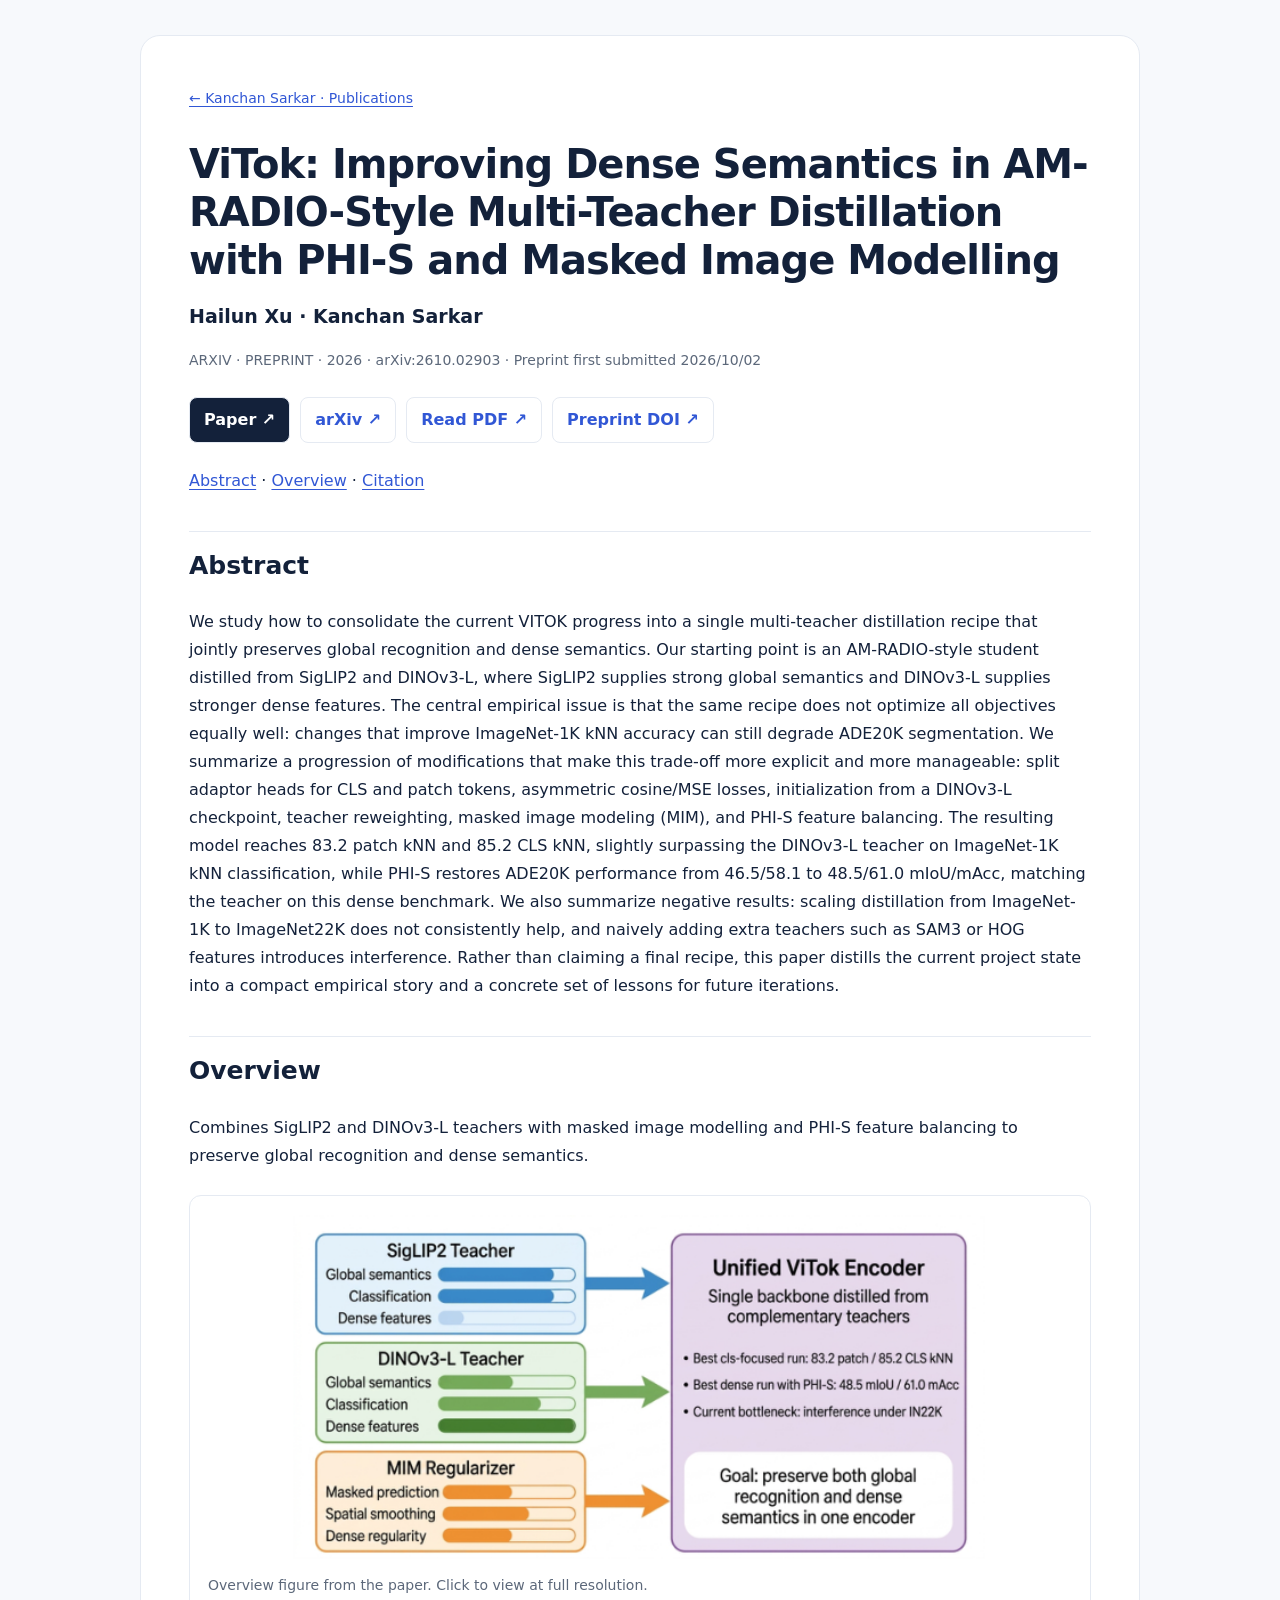
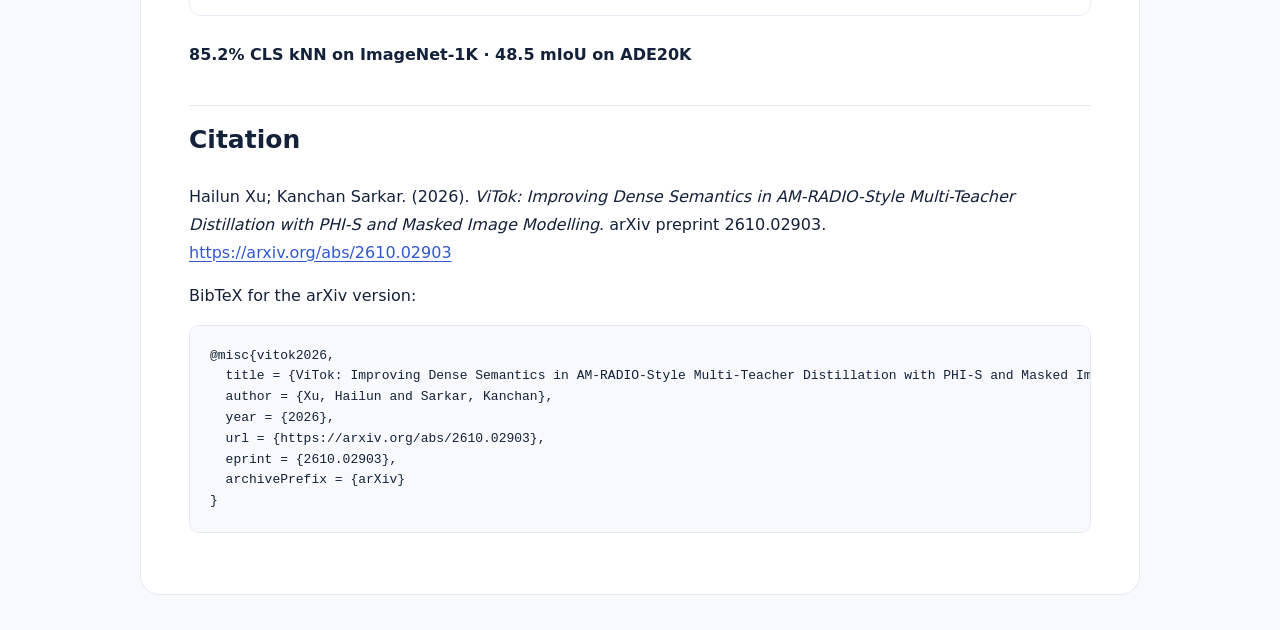
<file: files/vitok.html>
<!doctype html><html lang="en"><head><meta charset="utf-8"><meta name="viewport" content="width=device-width,initial-scale=1"><title>ViTok: Improving Dense Semantics in AM-RADIO-Style Multi-Teacher Distillation with PHI-S and Masked Image Modelling</title><meta name="description" content="Combines SigLIP2 and DINOv3-L teachers with masked image modelling and PHI-S feature balancing to preserve global recognition and dense semantics."><link rel="canonical" href="https://kanchaniit.github.io/files/vitok.html"><meta name="robots" content="index,follow"><meta name="citation_title" content="ViTok: Improving Dense Semantics in AM-RADIO-Style Multi-Teacher Distillation with PHI-S and Masked Image Modelling"><meta name="citation_author" content="Hailun Xu"><meta name="citation_author" content="Kanchan Sarkar"><meta name="citation_doi" content="10.48550/arXiv.2610.02903"><meta name="citation_publication_date" content="2026/10/02"><meta name="citation_pdf_url" content="https://arxiv.org/pdf/2610.02903"><meta property="og:title" content="ViTok: Improving Dense Semantics in AM-RADIO-Style Multi-Teacher Distillation with PHI-S and Masked Image Modelling"><meta property="og:type" content="article"><meta property="og:url" content="https://kanchaniit.github.io/files/vitok.html"><meta property="og:image" content="https://kanchaniit.github.io/images/vitok.png"><script type="application/ld+json">{"@context": "https://schema.org", "@type": "ScholarlyArticle", "name": "ViTok: Improving Dense Semantics in AM-RADIO-Style Multi-Teacher Distillation with PHI-S and Masked Image Modelling", "author": [{"@type": "Person", "name": "Hailun Xu"}, {"@type": "Person", "name": "Kanchan Sarkar"}], "datePublished": "2026-10-02", "url": "https://kanchaniit.github.io/files/vitok.html", "abstract": "We study how to consolidate the current VITOK progress into a single multi-teacher distillation recipe that jointly preserves global recognition and dense semantics. Our starting point is an AM-RADIO-style student distilled from SigLIP2 and DINOv3-L, where SigLIP2 supplies strong global semantics and DINOv3-L supplies stronger dense features. The central empirical issue is that the same recipe does not optimize all objectives equally well: changes that improve ImageNet-1K kNN accuracy can still degrade ADE20K segmentation. We summarize a progression of modifications that make this trade-off more explicit and more manageable: split adaptor heads for CLS and patch tokens, asymmetric cosine/MSE losses, initialization from a DINOv3-L checkpoint, teacher reweighting, masked image modeling (MIM), and PHI-S feature balancing. The resulting model reaches 83.2 patch kNN and 85.2 CLS kNN, slightly surpassing the DINOv3-L teacher on ImageNet-1K kNN classification, while PHI-S restores ADE20K performance from 46.5/58.1 to 48.5/61.0 mIoU/mAcc, matching the teacher on this dense benchmark. We also summarize negative results: scaling distillation from ImageNet-1K to ImageNet22K does not consistently help, and naively adding extra teachers such as SAM3 or HOG features introduces interference. Rather than claiming a final recipe, this paper distills the current project state into a compact empirical story and a concrete set of lessons for future iterations.", "encoding": {"@type": "MediaObject", "contentUrl": "https://arxiv.org/pdf/2610.02903", "encodingFormat": "application/pdf"}}</script><style>
:root{--ink:#13213a;--muted:#5c687a;--blue:#3157d5;--line:#e5eaf2}*{box-sizing:border-box}html{scroll-behavior:smooth}body{margin:0;font-family:Inter,system-ui,sans-serif;line-height:1.75;color:var(--ink);background:#f7f9fc}main{max-width:1000px;margin:35px auto;background:#fff;border:1px solid var(--line);border-radius:20px;padding:48px}a{color:var(--blue);text-underline-offset:3px}.back{font-size:14px}h1{font-size:40px;line-height:1.2;letter-spacing:-.025em;margin:28px 0 16px}.authors{font-size:19px;font-weight:650}.affiliations,.date{color:var(--muted);font-size:14px}.actions{display:flex;gap:10px;flex-wrap:wrap;margin:24px 0}.actions a{padding:8px 14px;border:1px solid var(--line);border-radius:8px;text-decoration:none;font-weight:650}.actions a:first-child{background:var(--ink);color:white}h2{font-size:25px;margin-top:36px;padding-top:12px;border-top:1px solid var(--line)}p{margin:15px 0}figure{margin:25px 0;border:1px solid var(--line);border-radius:12px;padding:18px}figure img{width:100%;height:auto}figcaption{color:var(--muted);font-size:14px}.results{display:grid;grid-template-columns:repeat(3,1fr);gap:12px}.result{padding:18px;background:#edf2ff;border-radius:10px}.result strong{display:block;font-size:25px}.result span{font-size:14px}pre{padding:20px;background:#f7f9fc;border:1px solid var(--line);border-radius:10px;overflow-x:auto;font-size:13px;line-height:1.6}@media(max-width:650px){main{margin:0;border:0;border-radius:0;padding:25px 20px}h1{font-size:30px}.results{grid-template-columns:1fr}}
</style></head><body><main><a class="back" href="../index.html#publications">← Kanchan Sarkar · Publications</a><header><h1>ViTok: Improving Dense Semantics in AM-RADIO-Style Multi-Teacher Distillation with PHI-S and Masked Image Modelling</h1><div class="authors">Hailun Xu · Kanchan Sarkar</div><p class="date">ARXIV · PREPRINT · 2026 · arXiv:2610.02903 · Preprint first submitted 2026/10/02</p></header><div class="actions"><a href="https://arxiv.org/pdf/2610.02903" target="_blank" rel="noopener noreferrer">Paper ↗</a><a href="https://arxiv.org/abs/2610.02903" target="_blank" rel="noopener noreferrer">arXiv ↗</a><a href="https://arxiv.org/pdf/2610.02903">Read PDF ↗</a><a href="https://doi.org/10.48550/arXiv.2610.02903">Preprint DOI ↗</a></div><nav aria-label="Page contents"><a href="#abstract">Abstract</a> · <a href="#overview">Overview</a> · <a href="#citation">Citation</a></nav><h2 id="abstract">Abstract</h2><p>We study how to consolidate the current VITOK progress into a single multi-teacher distillation recipe that jointly preserves global recognition and dense semantics. Our starting point is an AM-RADIO-style student distilled from SigLIP2 and DINOv3-L, where SigLIP2 supplies strong global semantics and DINOv3-L supplies stronger dense features. The central empirical issue is that the same recipe does not optimize all objectives equally well: changes that improve ImageNet-1K kNN accuracy can still degrade ADE20K segmentation. We summarize a progression of modifications that make this trade-off more explicit and more manageable: split adaptor heads for CLS and patch tokens, asymmetric cosine/MSE losses, initialization from a DINOv3-L checkpoint, teacher reweighting, masked image modeling (MIM), and PHI-S feature balancing. The resulting model reaches 83.2 patch kNN and 85.2 CLS kNN, slightly surpassing the DINOv3-L teacher on ImageNet-1K kNN classification, while PHI-S restores ADE20K performance from 46.5/58.1 to 48.5/61.0 mIoU/mAcc, matching the teacher on this dense benchmark. We also summarize negative results: scaling distillation from ImageNet-1K to ImageNet22K does not consistently help, and naively adding extra teachers such as SAM3 or HOG features introduces interference. Rather than claiming a final recipe, this paper distills the current project state into a compact empirical story and a concrete set of lessons for future iterations.</p><h2 id="overview">Overview</h2><p>Combines SigLIP2 and DINOv3-L teachers with masked image modelling and PHI-S feature balancing to preserve global recognition and dense semantics.</p><figure><a href="../images/vitok.png"><img src="../images/vitok.png" alt="ViTok: Improving Dense Semantics in AM-RADIO-Style Multi-Teacher Distillation with PHI-S and Masked Image Modelling — overview figure" loading="lazy"></a><figcaption>Overview figure from the paper. Click to view at full resolution.</figcaption></figure><p><strong>85.2% CLS kNN on ImageNet-1K · 48.5 mIoU on ADE20K</strong></p><h2 id="citation">Citation</h2><p>Hailun Xu; Kanchan Sarkar. (2026). <em>ViTok: Improving Dense Semantics in AM-RADIO-Style Multi-Teacher Distillation with PHI-S and Masked Image Modelling</em>. arXiv preprint 2610.02903. <a href="https://arxiv.org/abs/2610.02903">https://arxiv.org/abs/2610.02903</a></p><p>BibTeX for the arXiv version:</p><pre><code>@misc{vitok2026,
  title = {ViTok: Improving Dense Semantics in AM-RADIO-Style Multi-Teacher Distillation with PHI-S and Masked Image Modelling},
  author = {Xu, Hailun and Sarkar, Kanchan},
  year = {2026},
  url = {https://arxiv.org/abs/2610.02903},
  eprint = {2610.02903},
  archivePrefix = {arXiv}
}</code></pre></main></body></html>
</file>
